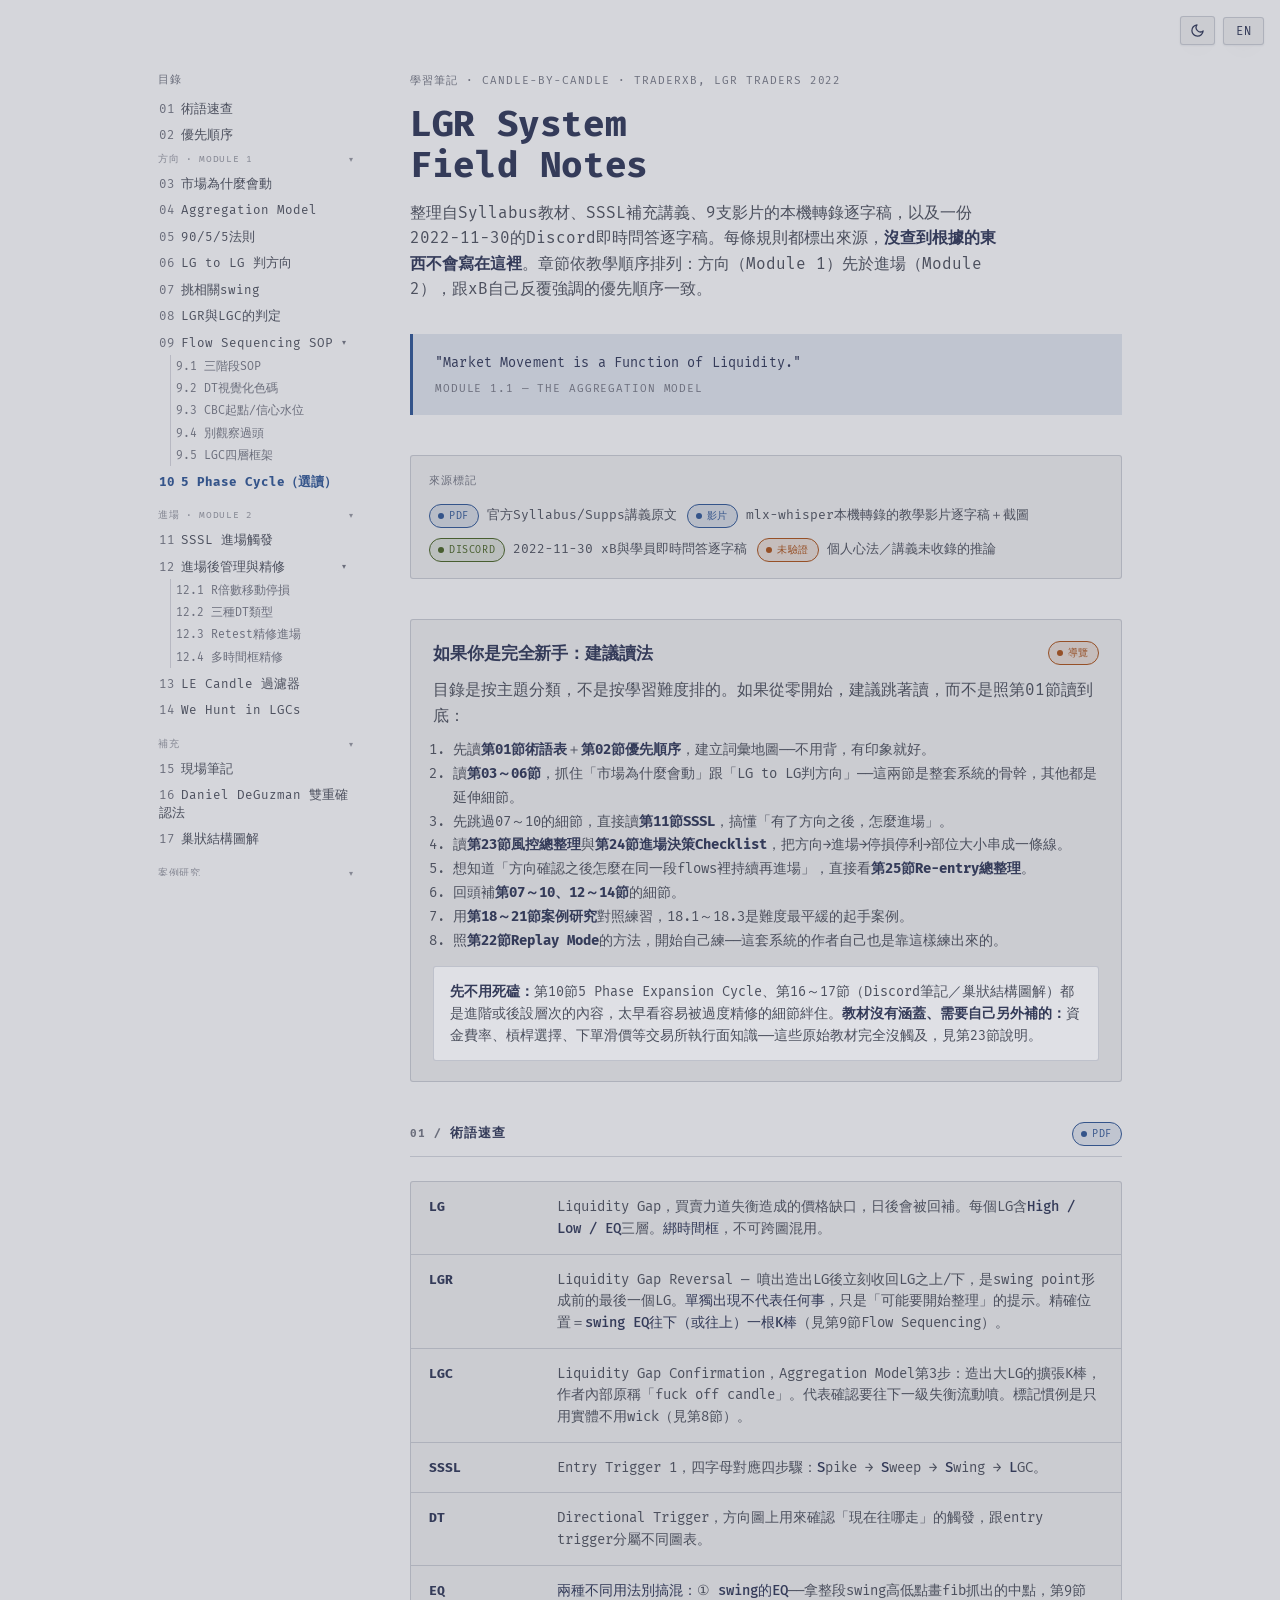
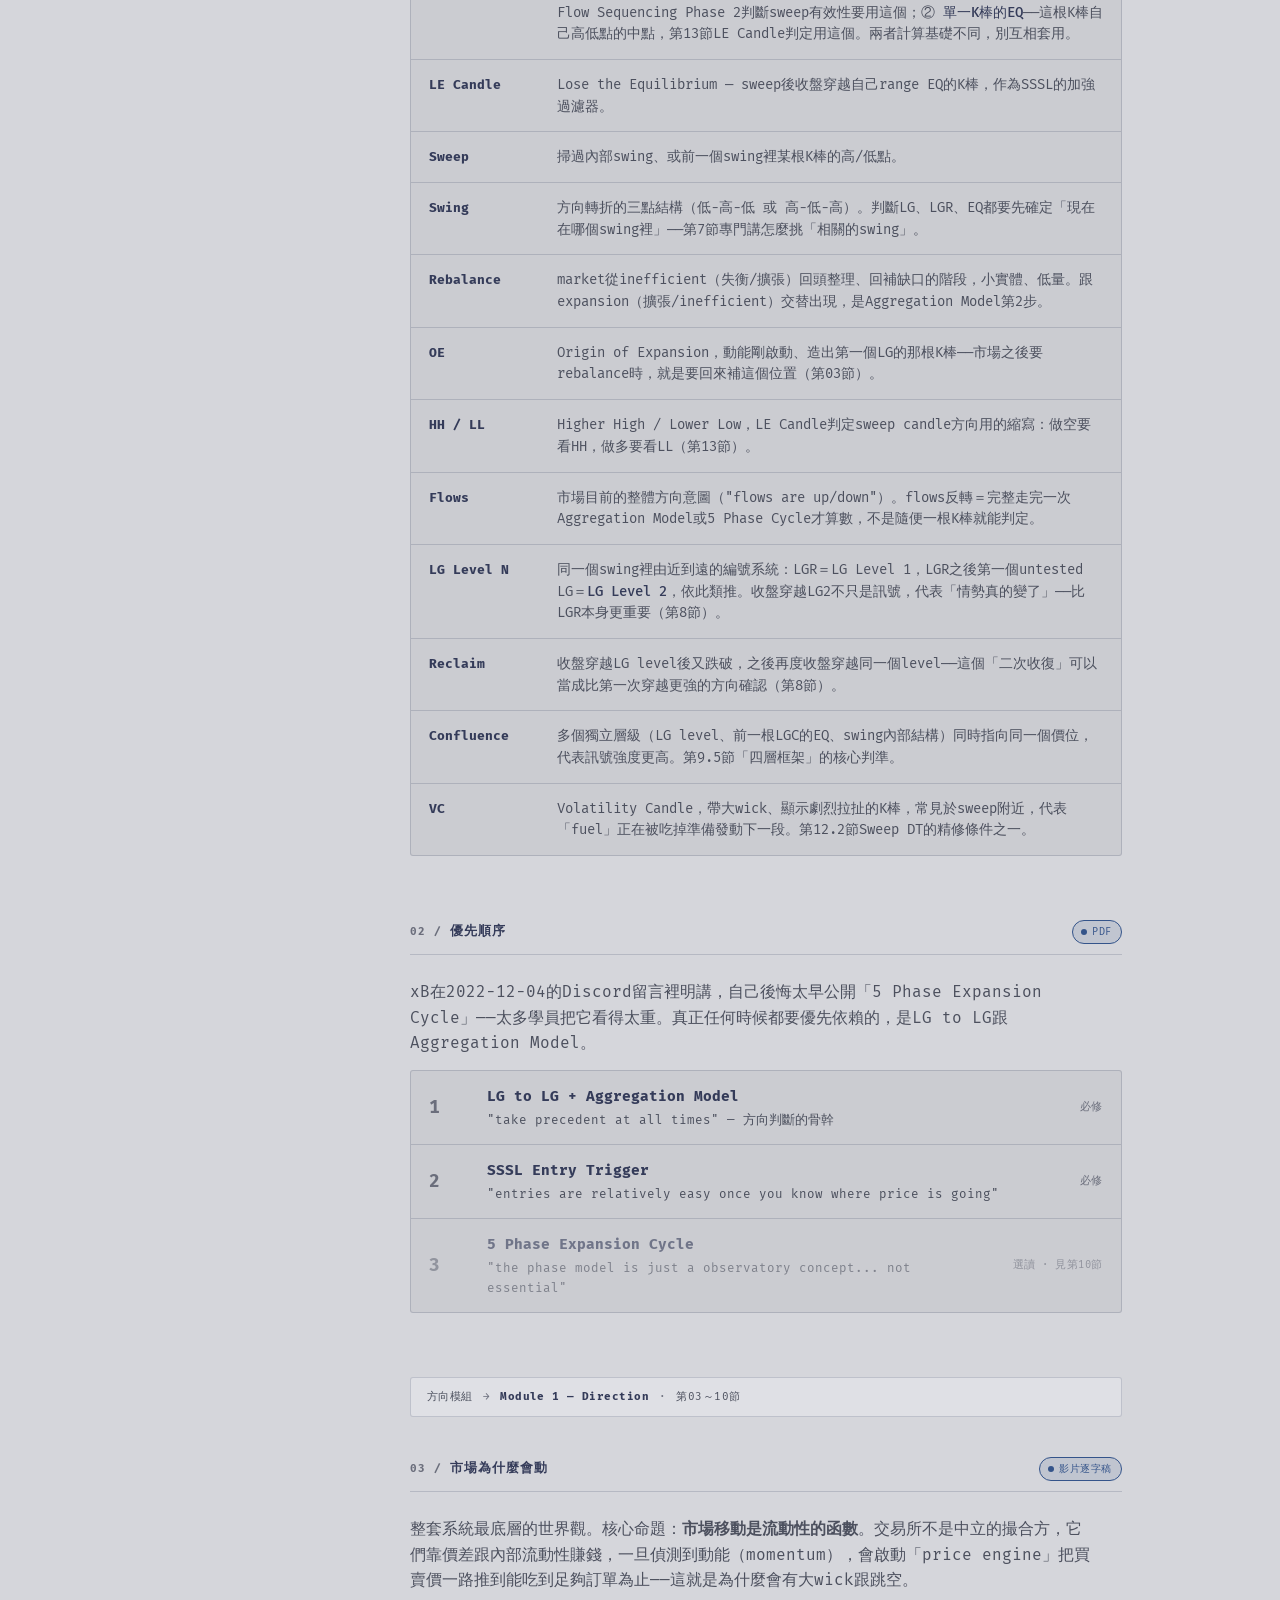
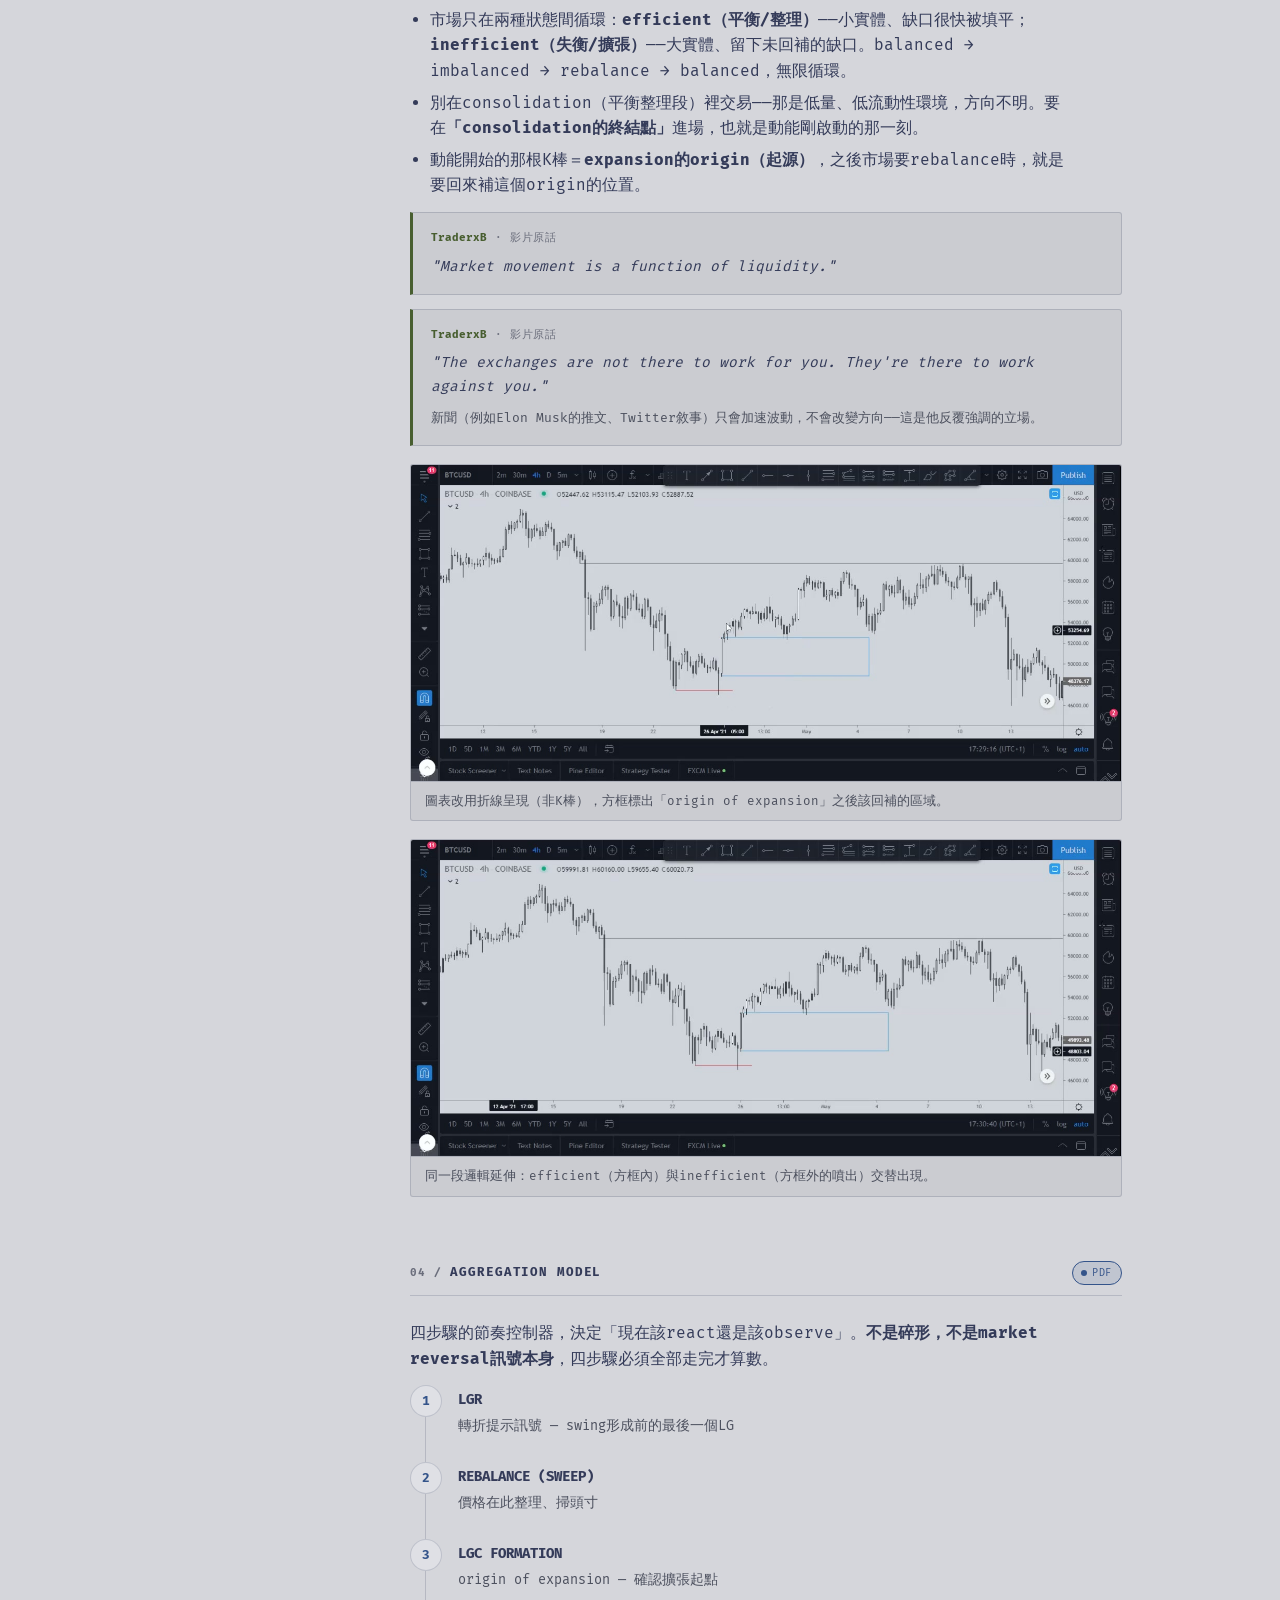
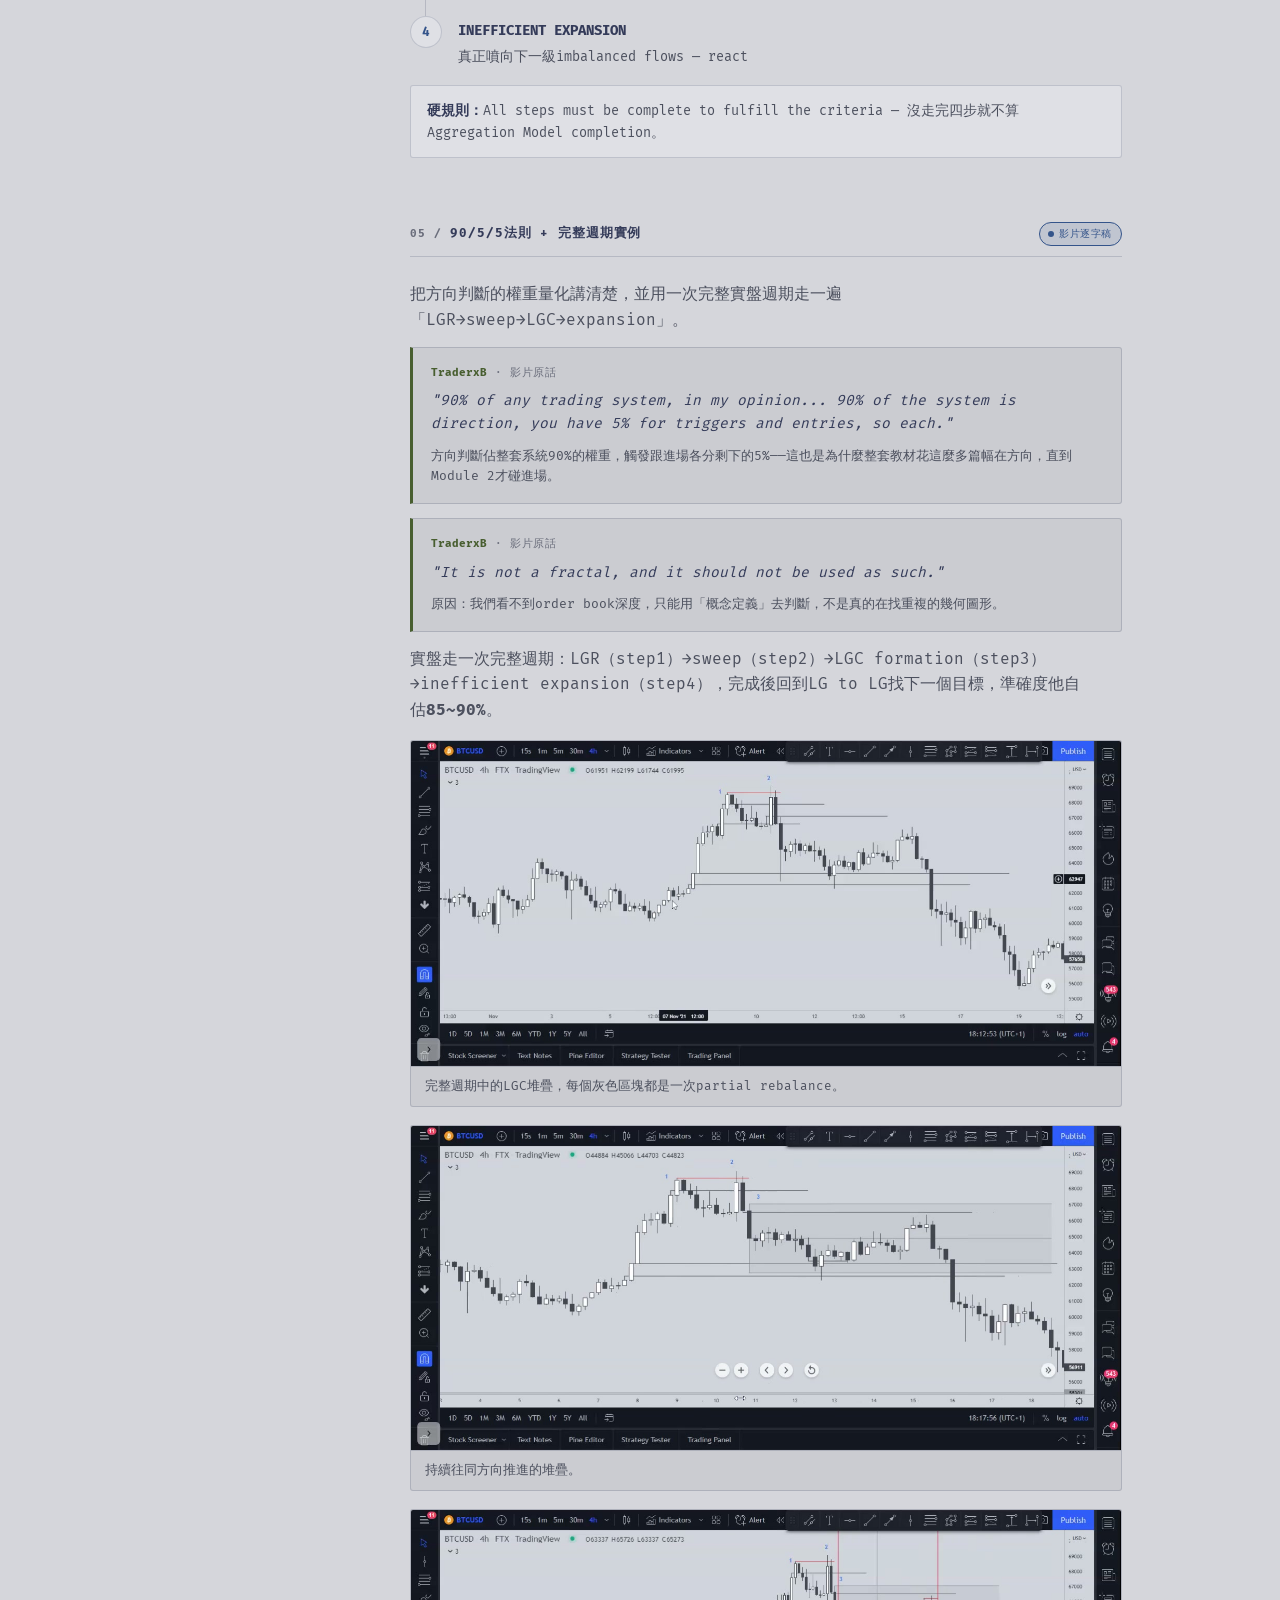
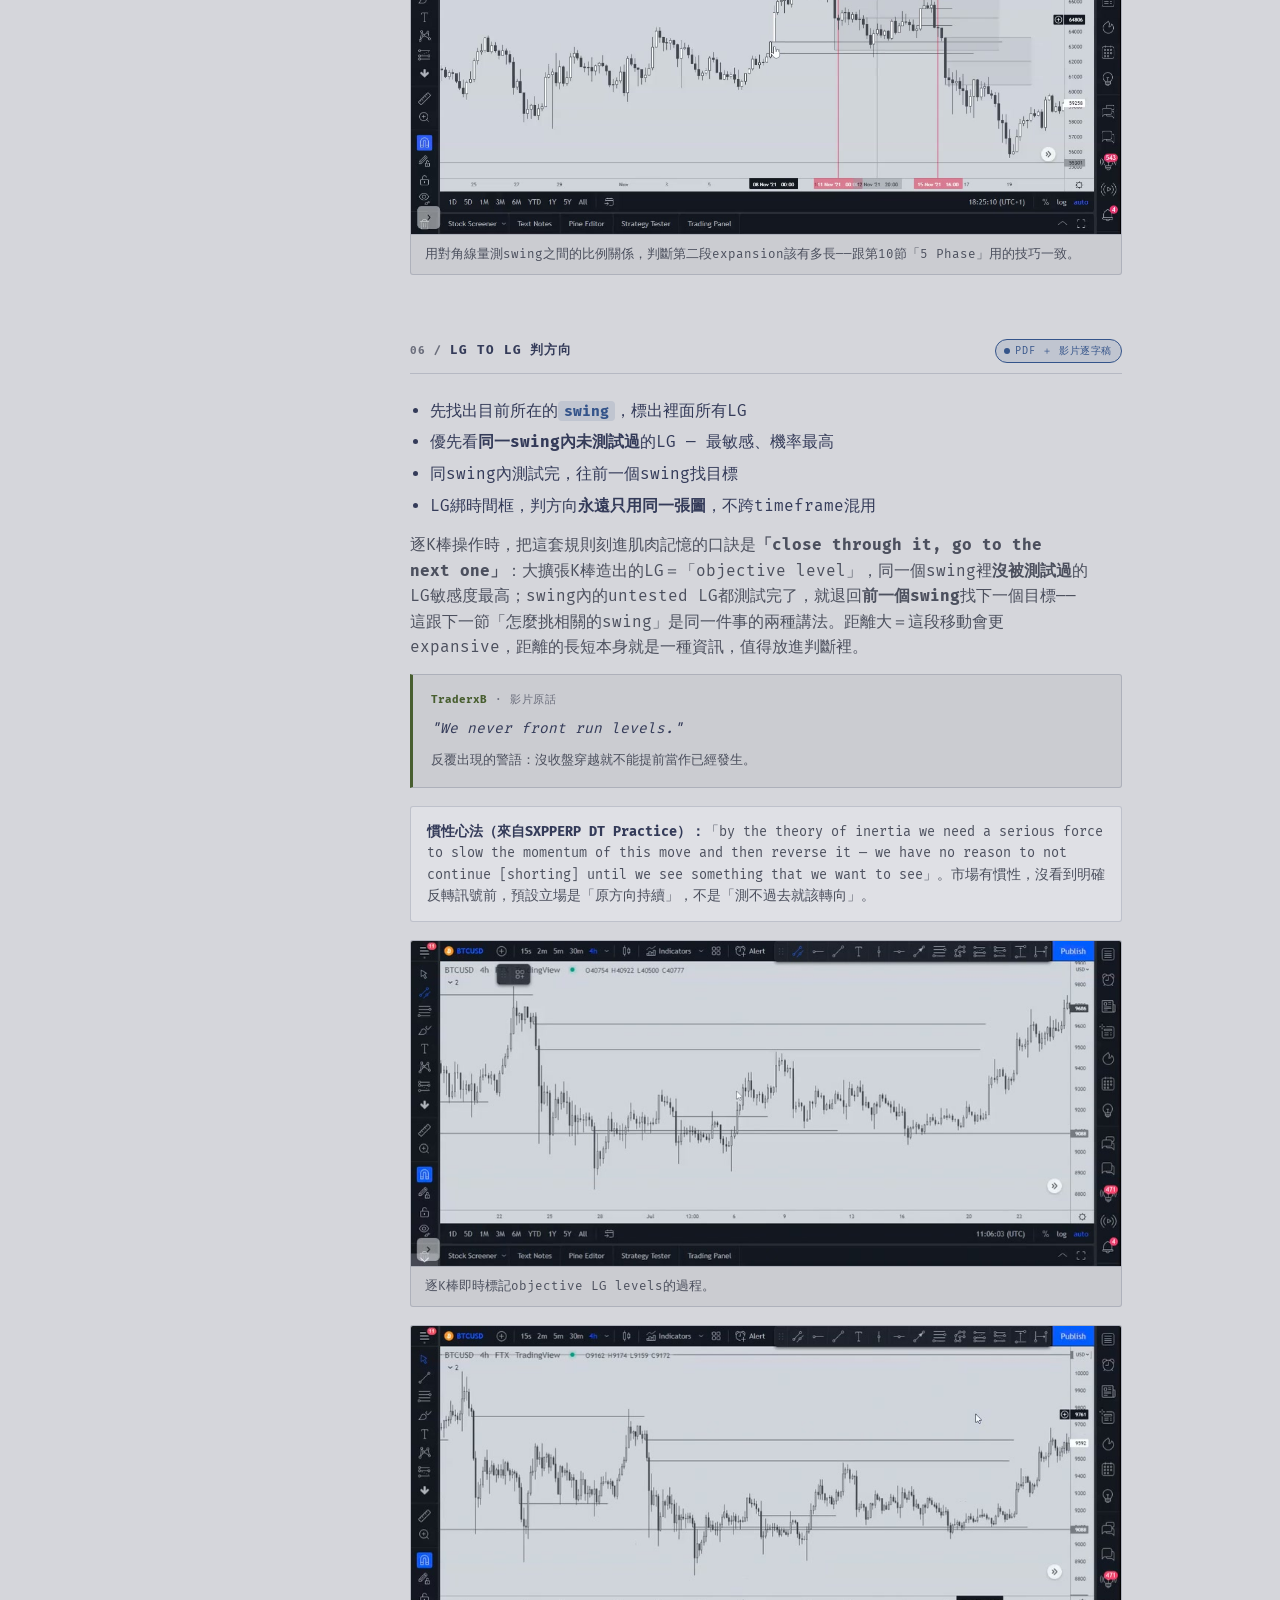
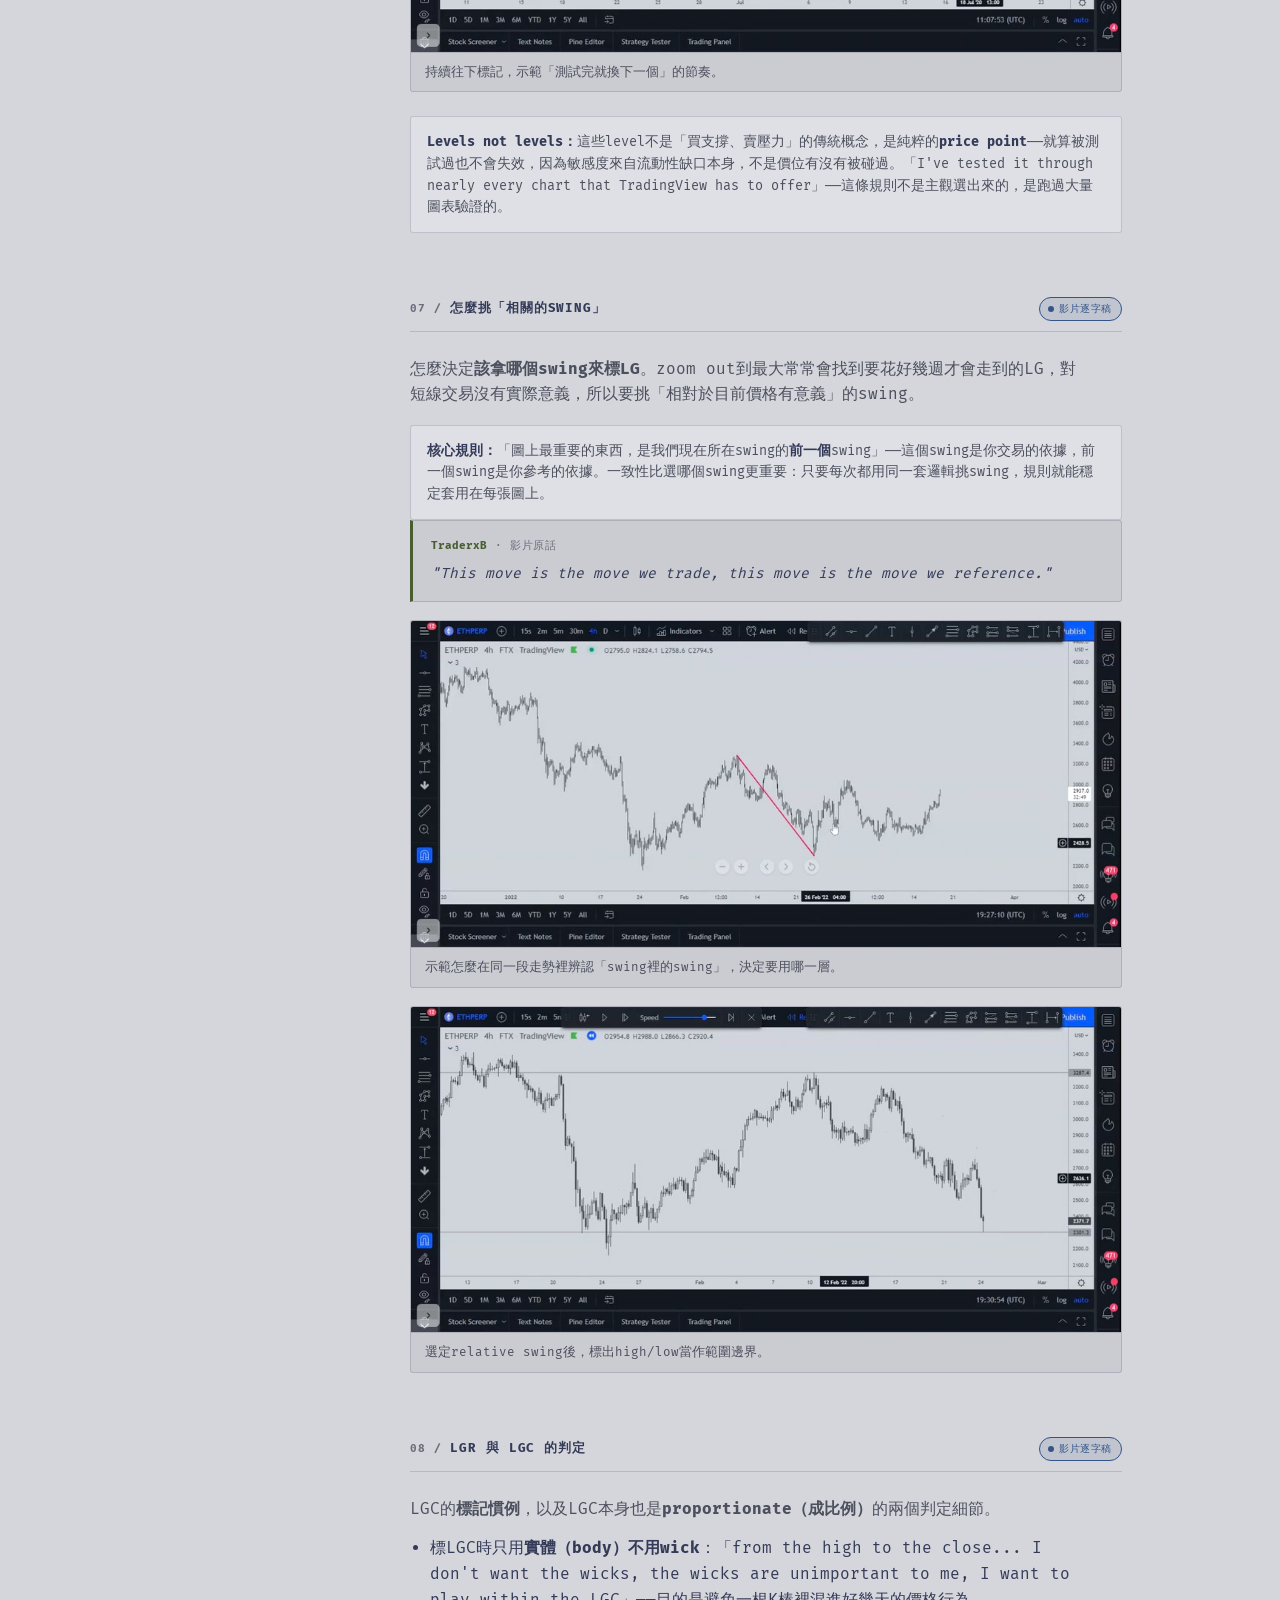
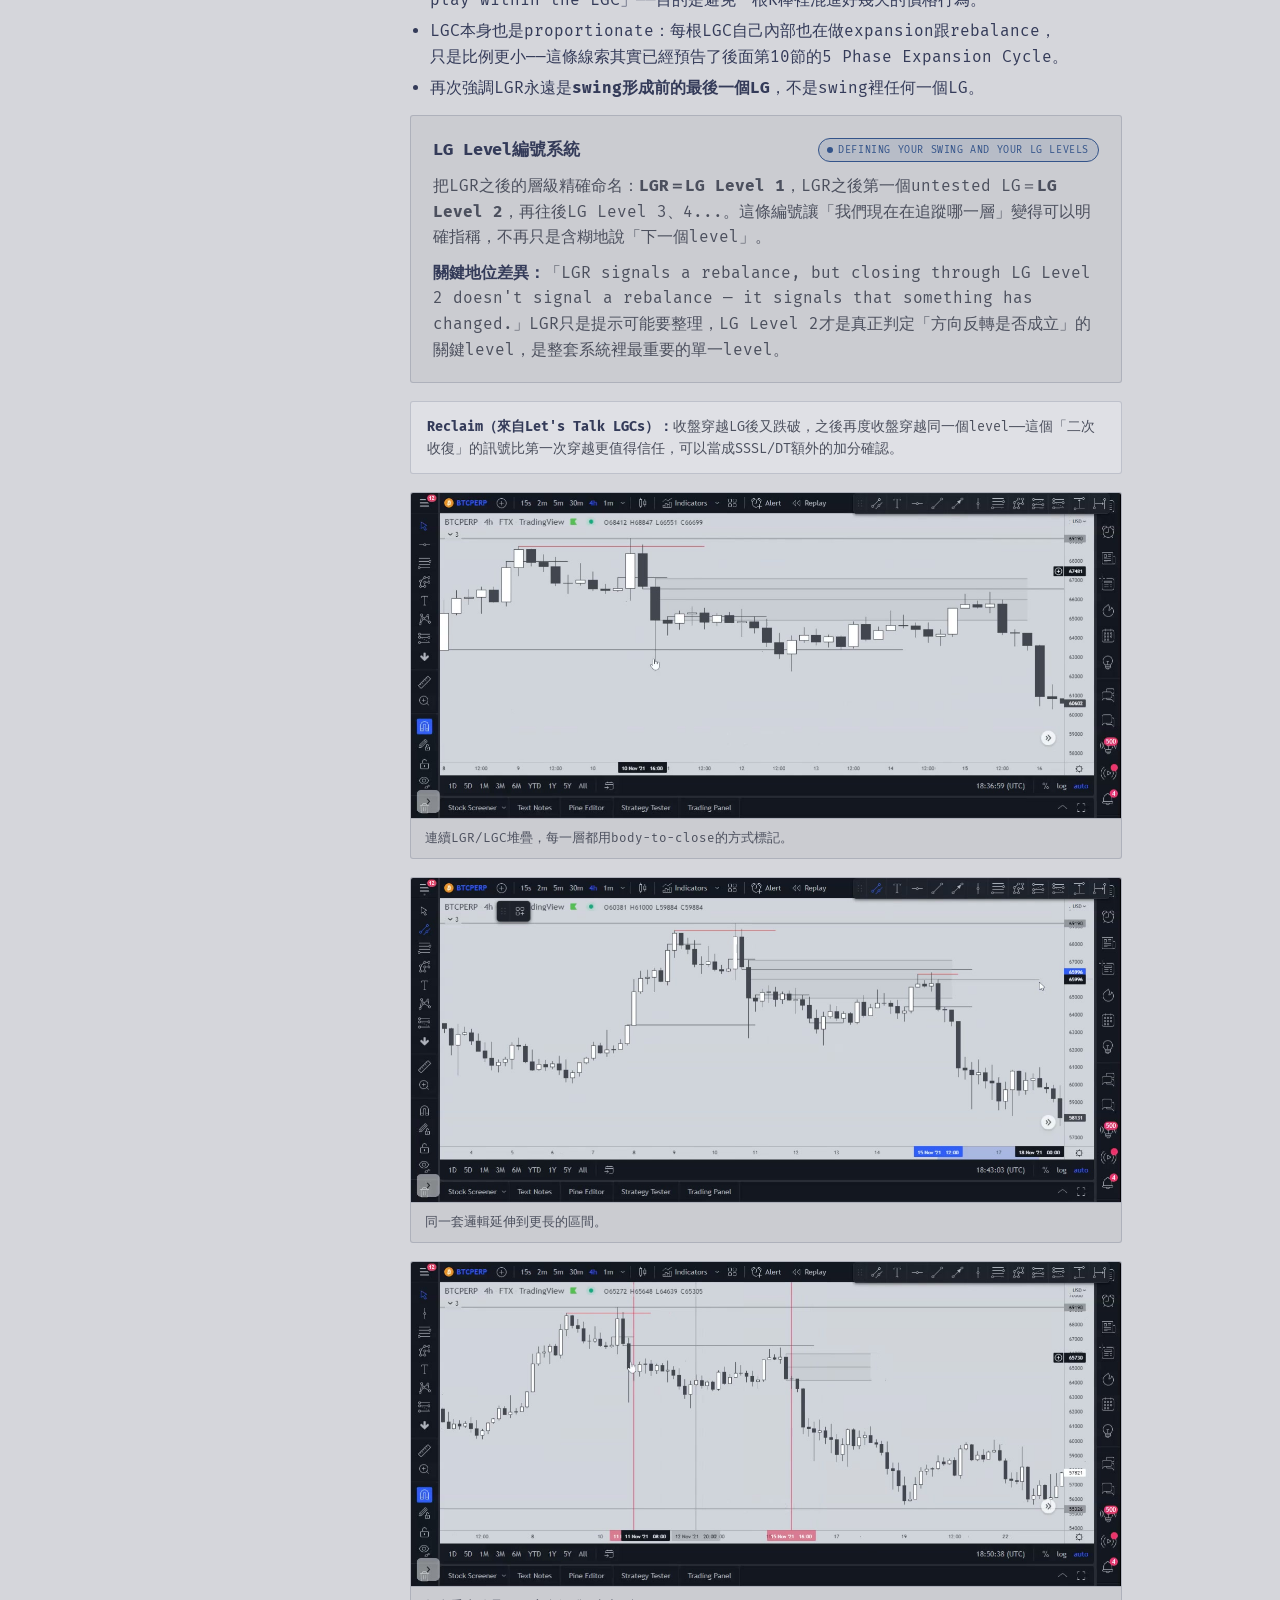
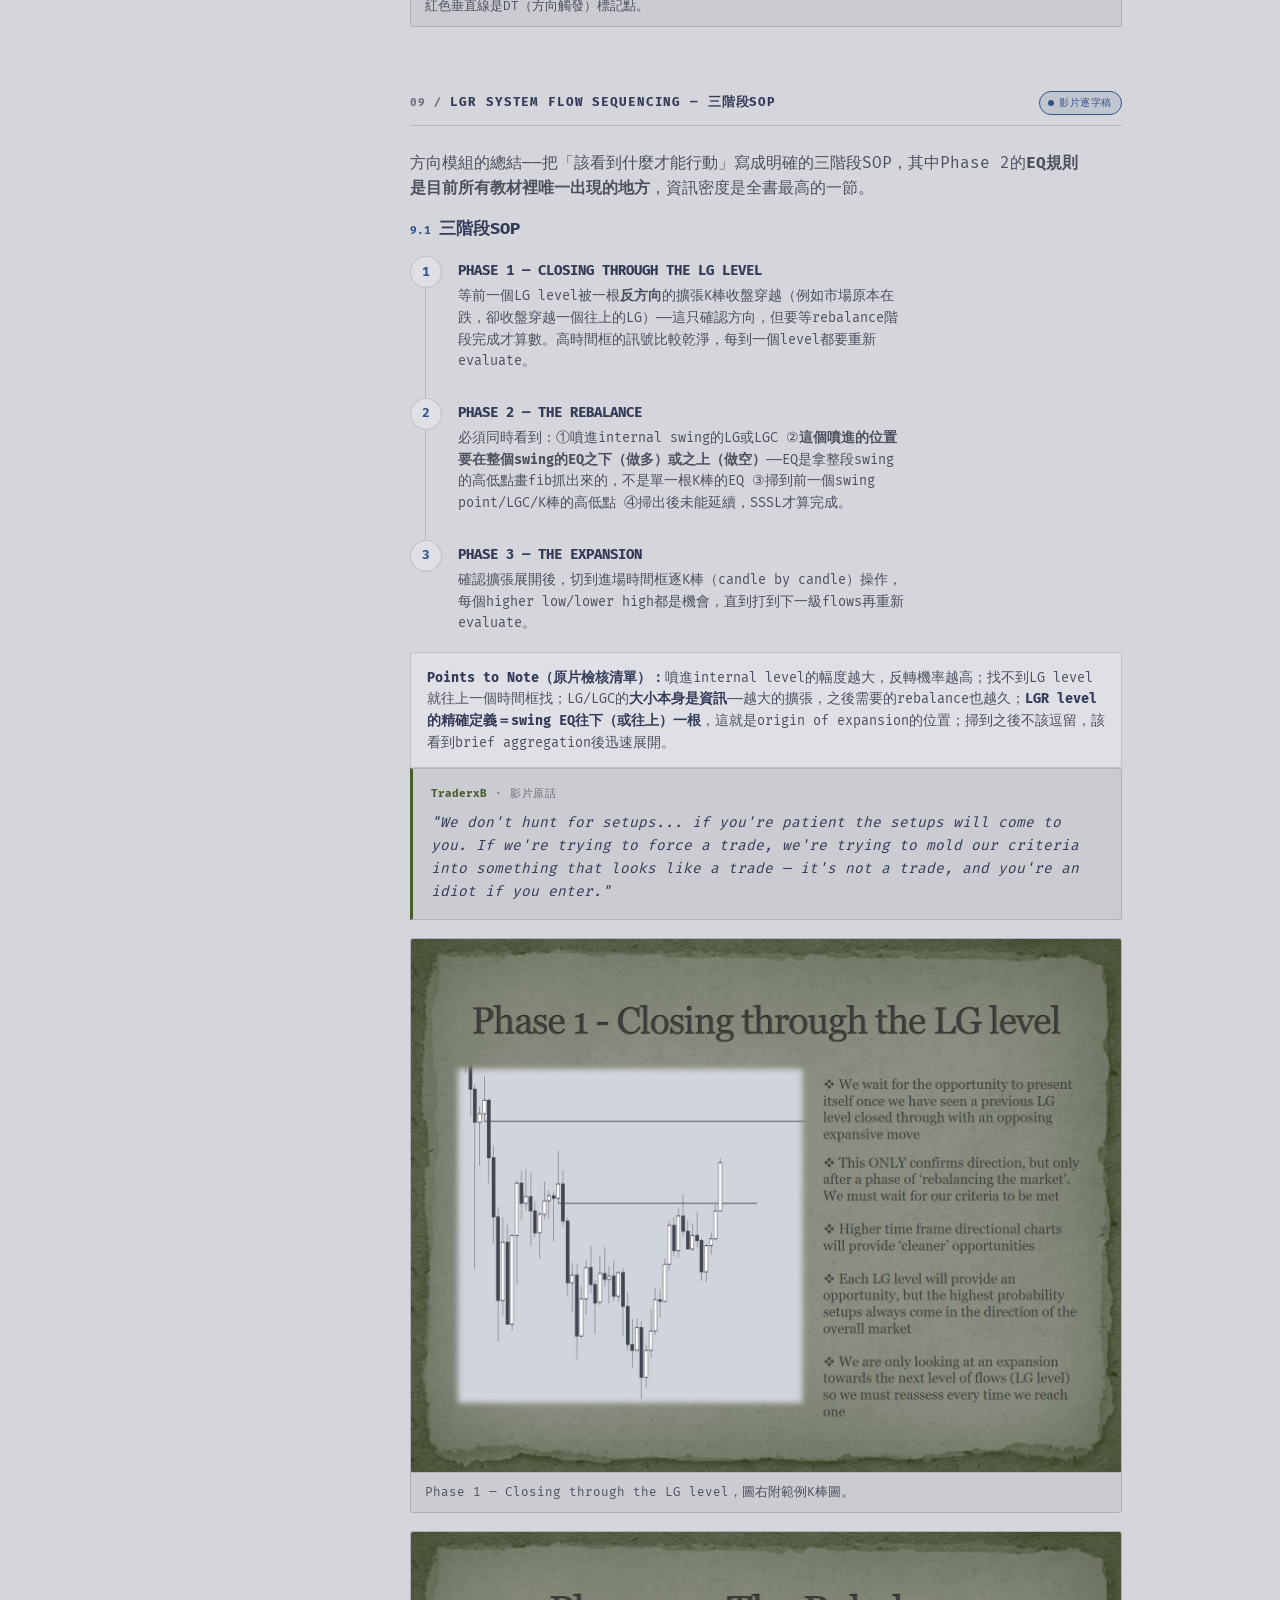
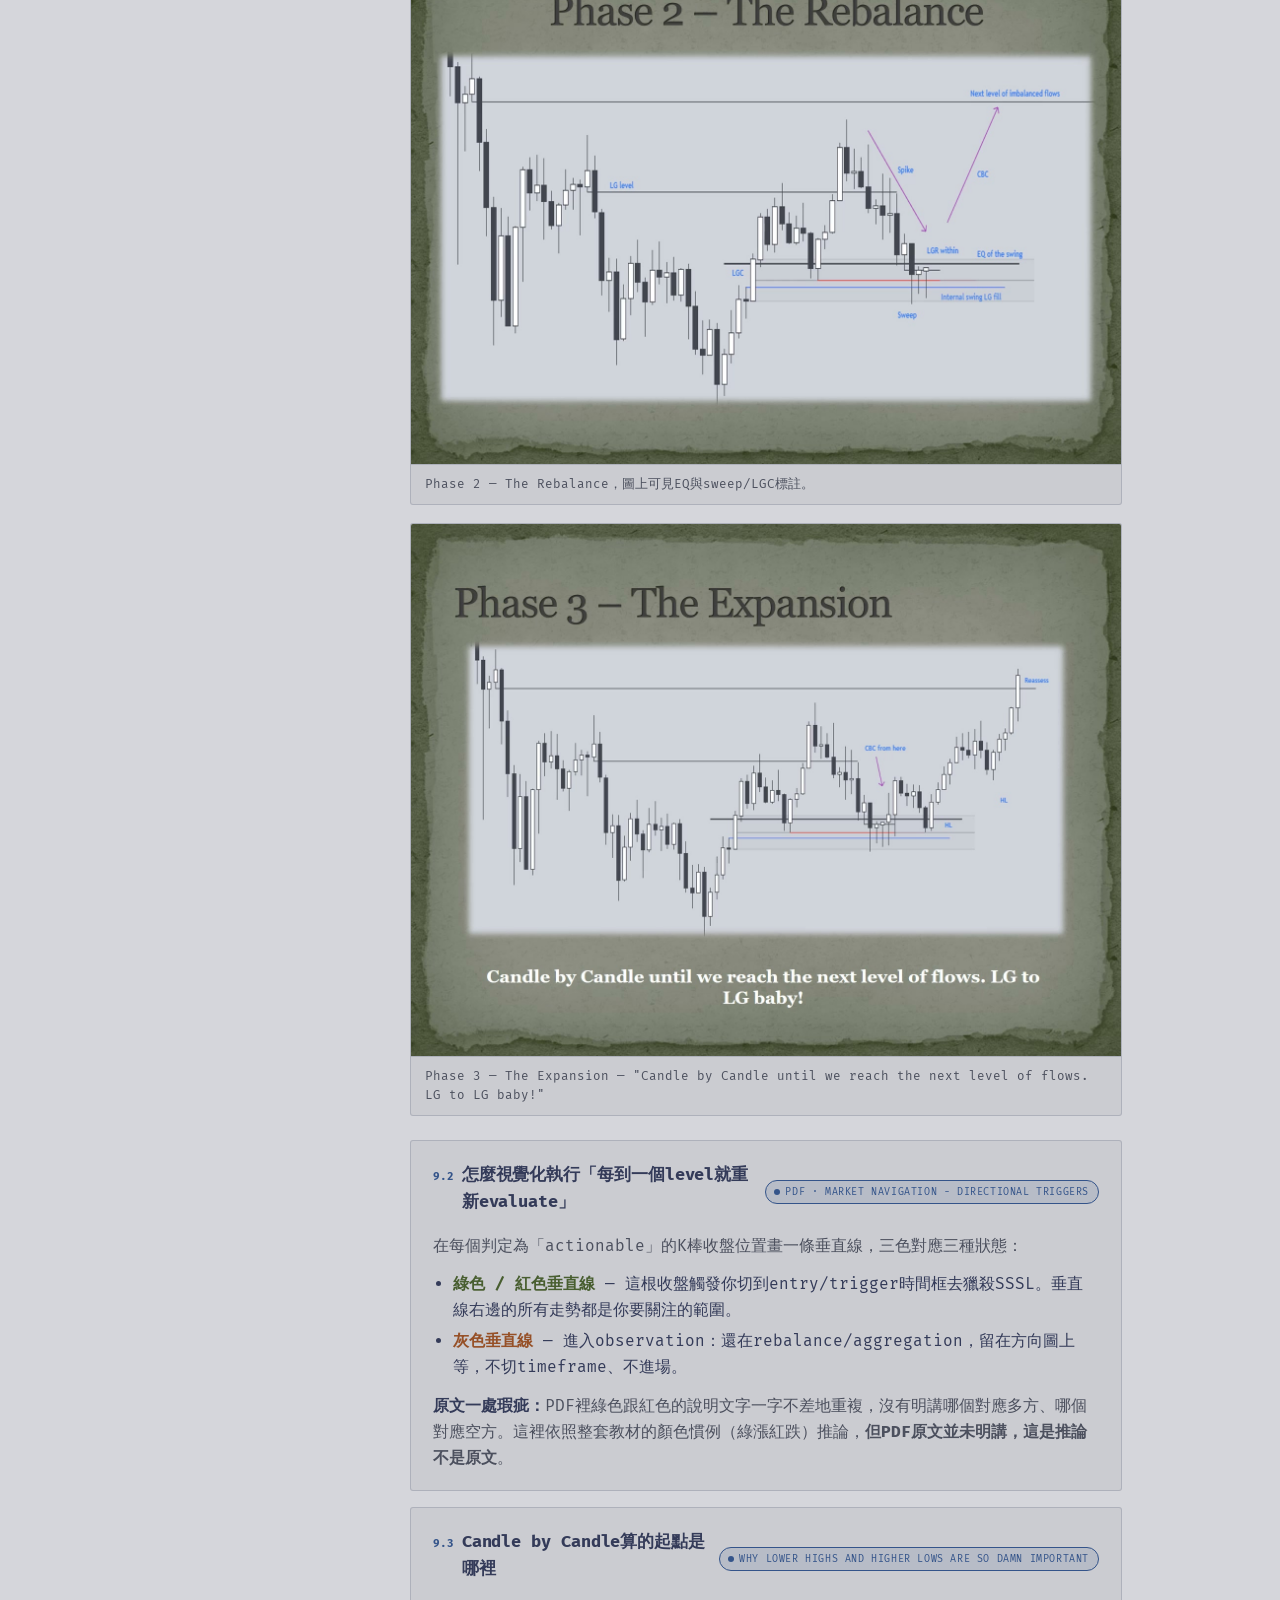
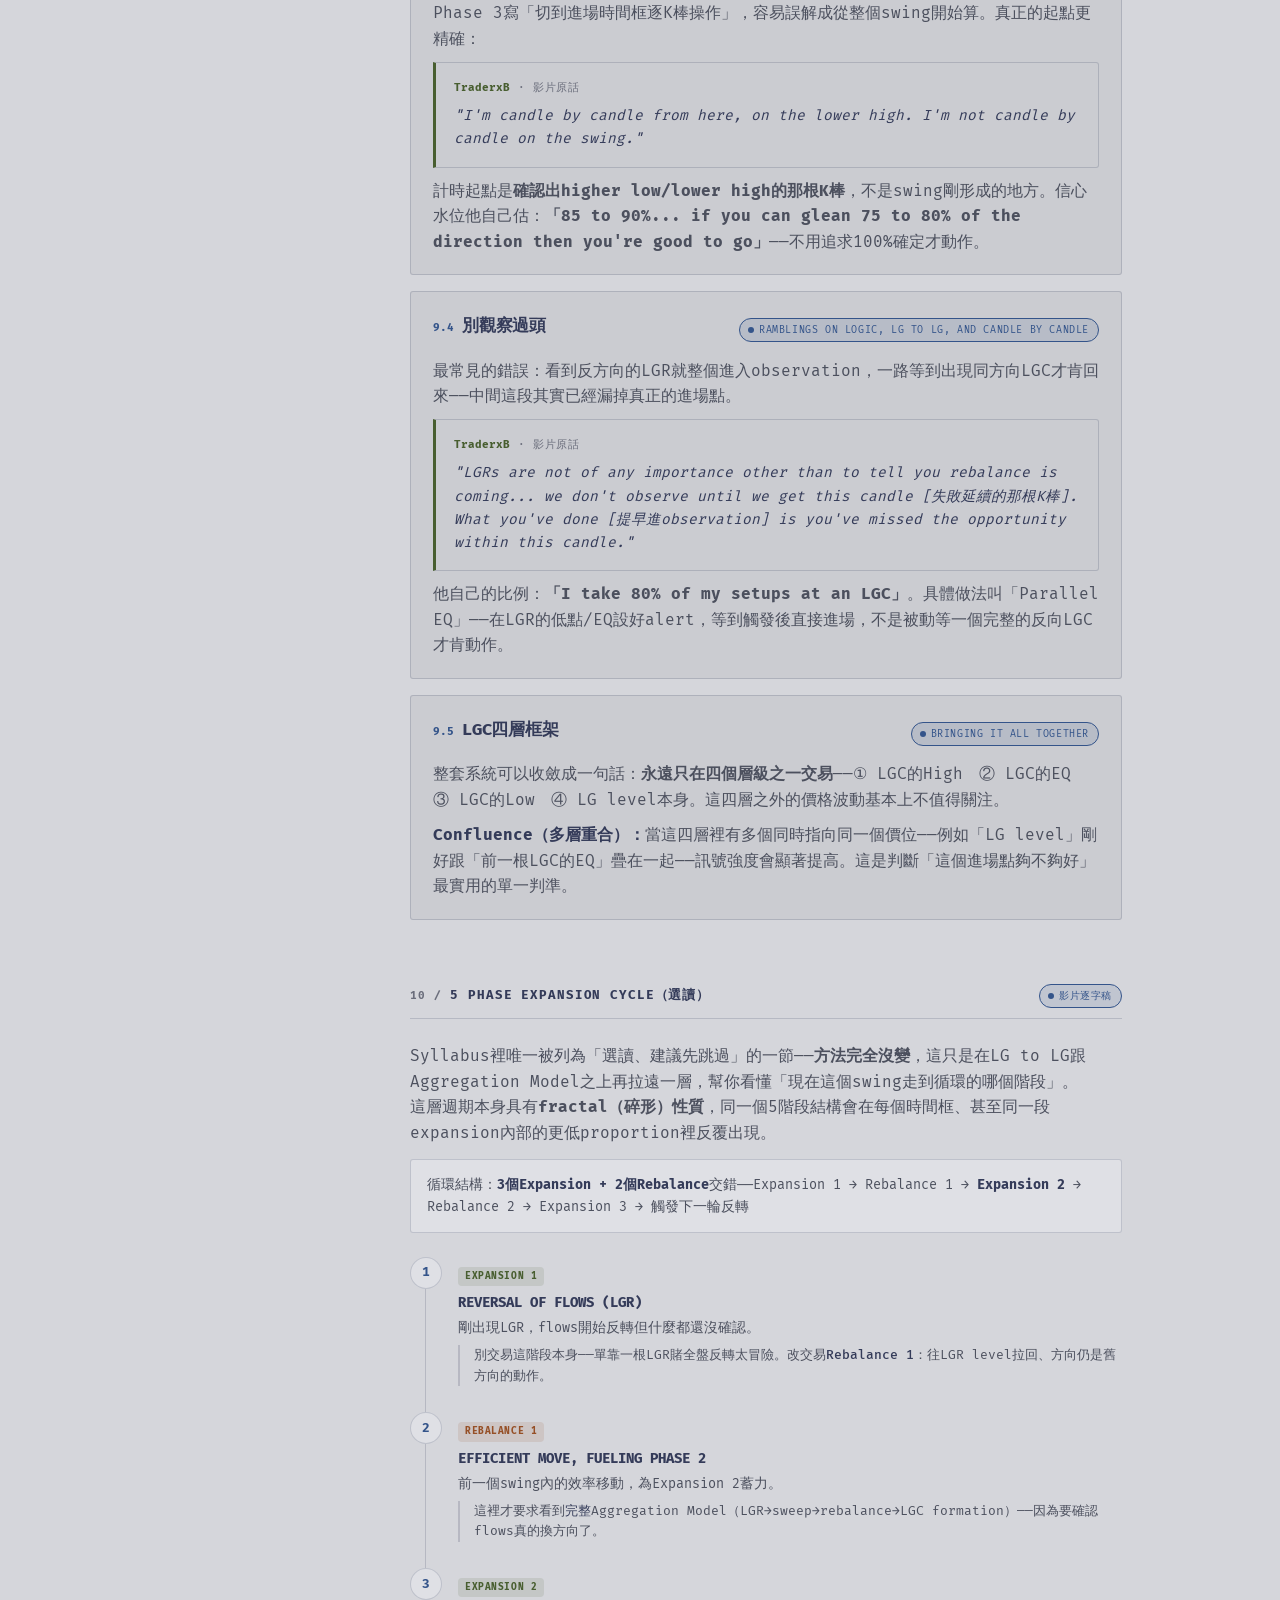
<file: static/lgr-notes/index.html>
<!doctype html>
<html lang="zh-Hant">
<head>
<meta charset="utf-8">
<meta name="viewport" content="width=device-width, initial-scale=1">
<meta name="robots" content="noindex, nofollow">
<title>LGR Field Notes</title>
<style>
  @import url('https://fonts.googleapis.com/css2?family=Fira+Mono:wght@400;500;700&display=swap');

  /* Palette matched to kuoforit.github.io (risotto theme, tokyo-night-light) */
  :root{
    --ground:      #D5D6DB;   /* base00 — page bg */
    --surface:     #CBCCD1;   /* base01 — off-bg, content surface */
    --surface-2:   #DFE0E5;   /* base02 — inner-bg, code/quote surface */
    --line:        #343B5930;   /* fg at low alpha — soft hairline, blog has no hard borders */
    --ink:         #343B59;   /* base05 — fg */
    --ink-soft:    #4C505E;   /* base04 — off-fg */
    --ink-faint:   #6B6E7C;   /* between base03/base04, for faint labels */

    --level:       #34548A;   /* base0D — link blue: structural (LG / EQ / rule) */
    --level-soft:  #34548A22;
    --confirm:     #485E30;   /* base0B — logo green: verified in source */
    --confirm-soft:#485E301e;
    --pending:     #965027;   /* base09 — unverified / personal method */
    --pending-soft:#96502720;
    --reaction:    #8C4351;   /* base0F — failure / invalidation examples */
    --reaction-soft:#8C43511c;

    --shadow: 0 1px 2px rgba(52,59,89,.08), 0 8px 24px -12px rgba(52,59,89,.16);
  }

  /* Dark variant — same role, tuned to Tokyo Night's dark hues rather than the
     risotto theme's base16 file (whose base09/0A/0C remap breaks the pending/level
     color coding on this page) */
  @media (prefers-color-scheme: dark){
    :root:not([data-theme="light"]){
      --ground:      #1A1B26;
      --surface:     #212330;
      --surface-2:   #2B2E42;
      --line:        #A9B1D630;
      --ink:         #C0CAF5;
      --ink-soft:    #9AA5CE;
      --ink-faint:   #7982B0;

      --level:       #7AA2F7;
      --level-soft:  #7AA2F724;
      --confirm:     #9ECE6A;
      --confirm-soft:#9ECE6A20;
      --pending:     #E0AF68;
      --pending-soft:#E0AF6822;
      --reaction:    #F7768E;
      --reaction-soft:#F7768E1e;

      --shadow: 0 1px 2px rgba(0,0,0,.4), 0 8px 24px -12px rgba(0,0,0,.55);
      color-scheme: dark;
    }
  }
  :root[data-theme="dark"]{
    --ground:      #1A1B26;
    --surface:     #212330;
    --surface-2:   #2B2E42;
    --line:        #A9B1D630;
    --ink:         #C0CAF5;
    --ink-soft:    #9AA5CE;
    --ink-faint:   #7982B0;

    --level:       #7AA2F7;
    --level-soft:  #7AA2F724;
    --confirm:     #9ECE6A;
    --confirm-soft:#9ECE6A20;
    --pending:     #E0AF68;
    --pending-soft:#E0AF6822;
    --reaction:    #F7768E;
    --reaction-soft:#F7768E1e;

    --shadow: 0 1px 2px rgba(0,0,0,.4), 0 8px 24px -12px rgba(0,0,0,.55);
    color-scheme: dark;
  }

  *{box-sizing:border-box;}
  html{ scroll-behavior:smooth; }
  @media (prefers-reduced-motion: reduce){ html{ scroll-behavior:auto; } }
  body{
    margin:0;
    background:var(--ground);
    color:var(--ink);
    font-family:'Fira Mono', ui-monospace, SFMono-Regular, Menlo, monospace;
    font-size:16px;
    line-height:1.6;
    -webkit-font-smoothing:antialiased;
  }
  .mono{ font-family:'Fira Mono', ui-monospace, SFMono-Regular, Menlo, monospace; }

  .layout{
    display:grid;
    grid-template-columns:196px minmax(0,760px);
    gap:56px;
    max-width:1012px;
    margin:0 auto;
    padding:72px 24px 120px;
    align-items:start;
  }
  .wrap{ min-width:0; }

  .toc{
    position:sticky;
    top:48px;
    display:flex;
    flex-direction:column;
    gap:1px;
    max-height:calc(100vh - 96px);
    overflow-y:auto;
  }
  .toc-title{
    font-family:'Fira Mono', monospace;
    font-size:10.5px;
    text-transform:uppercase;
    letter-spacing:.08em;
    color:var(--ink-faint);
    margin-bottom:6px;
  }
  .toc-group-toggle{
    display:flex;
    align-items:center;
    justify-content:space-between;
    width:100%;
    background:none;
    border:none;
    padding:0;
    margin:14px 0 4px;
    font-family:'Fira Mono', monospace;
    font-size:9.5px;
    text-transform:uppercase;
    letter-spacing:.07em;
    color:var(--ink-faint);
    opacity:.75;
    cursor:pointer;
    -webkit-tap-highlight-color:transparent;
  }
  .toc-group-toggle:hover{ opacity:1; color:var(--ink-soft); }
  .toc-group-toggle:first-of-type{ margin-top:4px; }
  .toc-group-toggle .chev{
    font-size:8px;
    transition:transform .15s ease;
    flex:0 0 auto;
    margin-left:6px;
  }
  .toc-group-toggle[aria-expanded="false"] .chev{ transform:rotate(-90deg); }
  .toc-group-body{ display:flex; flex-direction:column; gap:1px; flex-shrink:0; }
  .toc a{
    display:block;
    padding:4px 0 4px 12px;
    margin-left:-13px;
    border-left:2px solid transparent;
    font-size:12.5px;
    line-height:1.4;
    color:var(--ink-soft);
    text-decoration:none;
  }
  .toc a:hover{ color:var(--ink); }
  .toc a.active{ color:var(--level); border-left-color:var(--level); font-weight:600; }
  .toc .num{
    font-family:'Fira Mono', monospace;
    color:var(--ink-faint);
    margin-right:6px;
  }
  .toc a.active .num{ color:var(--level); }
  .toc-item-wrap{ display:flex; flex-direction:column; }
  .toc-item-row{ display:flex; align-items:center; }
  .toc-item-row a{ flex:1; min-width:0; }
  .toc-sub-toggle{
    flex:0 0 auto;
    background:none;
    border:none;
    padding:4px 8px;
    margin:0;
    color:var(--ink-faint);
    cursor:pointer;
    font-size:8px;
    line-height:1;
    transition:transform .15s ease;
    -webkit-tap-highlight-color:transparent;
  }
  .toc-sub-toggle:hover{ color:var(--ink-soft); }
  .toc-sub-toggle[aria-expanded="false"]{ transform:rotate(-90deg); }
  .toc-sub{ flex-shrink:0; }

  .lang-doc{ display:contents; }
  .lang-doc[hidden]{ display:none !important; }

  .toolbar{
    position:fixed;
    top:16px;
    right:16px;
    z-index:50;
    display:inline-flex;
    align-items:center;
    gap:8px;
  }
  .hud-btn{
    display:inline-flex;
    align-items:center;
    justify-content:center;
    gap:6px;
    padding:6px 12px;
    border-radius:3px;
    border:1px solid var(--line);
    background:var(--surface);
    color:var(--ink);
    font-family:'Fira Mono', ui-monospace, monospace;
    font-size:12px;
    letter-spacing:.04em;
    cursor:pointer;
    box-shadow:var(--shadow);
  }
  .hud-btn:hover{ color:var(--level); border-color:var(--level); }
  #theme-toggle{ padding:6px 9px; line-height:0; }
  #theme-toggle svg{ display:block; }
  @media (max-width:560px){
    .toolbar{ top:8px; right:8px; gap:6px; }
    .hud-btn{ padding:5px 10px; font-size:11px; }
    #theme-toggle{ padding:5px 8px; }
  }

  @media (max-width:900px){
    .layout{ grid-template-columns:1fr; padding-top:48px; }
    .toc{ display:none; }
  }

  section{ scroll-margin-top:24px; }

  /* ---------- header ---------- */
  .eyebrow{
    font-family:'Fira Mono', monospace;
    font-size:11px;
    letter-spacing:.09em;
    text-transform:uppercase;
    color:var(--ink-faint);
    margin:0 0 14px;
  }
  h1{
    font-size:36px;
    font-weight:700;
    letter-spacing:-0.01em;
    line-height:1.14;
    margin:0 0 14px;
    text-wrap:balance;
  }
  .lede{
    color:var(--ink-soft);
    font-size:16px;
    line-height:1.6;
    max-width:60ch;
    margin:0 0 8px;
  }
  .lede b{ color:var(--ink); font-weight:600; }

  .epigraph{
    margin:32px 0 40px;
    padding:18px 22px;
    border-left:3px solid var(--level);
    background:var(--level-soft);
    font-family:'Fira Mono', monospace;
    font-size:13.5px;
    letter-spacing:.01em;
    color:var(--ink);
  }
  .epigraph span{ display:block; margin-top:6px; color:var(--ink-faint); font-size:11px; text-transform:uppercase; letter-spacing:.08em; }

  /* ---------- legend ---------- */
  .legend{
    display:flex;
    flex-wrap:wrap;
    gap:10px;
    padding:16px 18px;
    border:1px solid var(--line);
    border-radius:3px;
    background:var(--surface);
    margin-bottom:40px;
  }
  .legend-title{
    width:100%;
    font-family:'Fira Mono', monospace;
    font-size:11px;
    text-transform:uppercase;
    letter-spacing:.08em;
    color:var(--ink-faint);
    margin-bottom:4px;
  }
  .legend-item{ display:flex; align-items:center; gap:8px; font-size:13px; color:var(--ink-soft); }

  .module-band{
    display:flex;
    align-items:center;
    gap:10px;
    margin:0 0 40px;
    padding:10px 16px;
    border-radius:3px;
    background:var(--surface-2);
    border:1px solid var(--line);
    font-family:'Fira Mono', monospace;
    font-size:11px;
    letter-spacing:.04em;
    color:var(--ink-soft);
    flex-wrap:wrap;
  }
  .module-band b{ color:var(--ink); }
  .module-band .arrow{ color:var(--ink-faint); }

  .pill{
    display:inline-flex;
    align-items:center;
    gap:5px;
    font-family:'Fira Mono', monospace;
    font-size:10px;
    letter-spacing:.06em;
    text-transform:uppercase;
    padding:3px 9px 3px 8px;
    border-radius:999px;
    border:1px solid currentColor;
    white-space:nowrap;
    flex:0 0 auto;
  }
  .pill::before{ content:""; width:6px; height:6px; border-radius:50%; background:currentColor; flex:0 0 auto; }
  .pill.pdf{     color:var(--level);    background:var(--level-soft); }
  .pill.video{   color:var(--level);    background:var(--level-soft); }
  .pill.discord{ color:var(--confirm);  background:var(--confirm-soft); }
  .pill.unverified{ color:var(--pending); background:var(--pending-soft); }

  .tag-mini{
    display:inline-block;
    font-family:'Fira Mono', monospace;
    font-size:9.5px;
    font-weight:600;
    letter-spacing:.06em;
    text-transform:uppercase;
    padding:2px 7px;
    border-radius:4px;
    margin-bottom:6px;
  }
  .tag-mini.expansion{ color:var(--confirm); background:var(--confirm-soft); }
  .tag-mini.rebalance{ color:var(--pending); background:var(--pending-soft); }

  .step-trade{
    margin-top:6px;
    padding-left:14px;
    border-left:2px solid var(--line);
    font-size:13px;
    color:var(--ink-soft);
  }
  .step-trade b{ color:var(--ink); font-weight:500; }

  .figure{
    margin:18px 0;
    border:1px solid var(--line);
    border-radius:3px;
    overflow:hidden;
    background:var(--surface);
  }
  .figure img{ display:block; width:100%; height:auto; }
  .figure-cap{
    padding:10px 14px;
    font-size:12.5px;
    color:var(--ink-soft);
    border-top:1px solid var(--line);
    line-height:1.5;
  }
  .figure-cap b{ color:var(--ink); font-weight:600; }
  .figure-cap .ts{ font-family:'Fira Mono', monospace; font-size:11px; color:var(--ink-faint); }

  /* ---------- section scaffolding ---------- */
  section{ margin-bottom:64px; }
  .sec-head{
    display:flex;
    align-items:baseline;
    justify-content:space-between;
    gap:16px;
    border-bottom:1px solid var(--line);
    padding-bottom:10px;
    margin-bottom:24px;
  }
  h2{
    font-family:'Fira Mono', monospace;
    font-size:12.5px;
    font-weight:600;
    text-transform:uppercase;
    letter-spacing:.07em;
    color:var(--ink-soft);
    margin:0;
  }
  h2 b{ color:var(--ink); }
  .sec-num{ font-family:'Fira Mono', monospace; font-size:11px; color:var(--ink-faint); }

  h3{ font-size:17px; font-weight:600; margin:0 0 8px; letter-spacing:-.005em; }
  p{ margin:0 0 14px; max-width:68ch; color:var(--ink); }
  p.soft{ color:var(--ink-soft); }
  ul.plain{ margin:0 0 14px; padding-left:20px; }
  ul.plain li{ margin-bottom:6px; max-width:64ch; }

  code.term{
    font-family:'Fira Mono', monospace;
    font-weight:600;
    color:var(--level);
    background:var(--level-soft);
    padding:1px 6px;
    border-radius:4px;
    font-size:.92em;
  }

  /* ---------- glossary ---------- */
  .gloss{
    display:grid;
    grid-template-columns:1fr;
    border:1px solid var(--line);
    border-radius:3px;
    overflow:hidden;
    background:var(--surface);
  }
  .gloss-row{
    display:grid;
    grid-template-columns:112px 1fr;
    gap:16px;
    padding:14px 18px;
    border-bottom:1px solid var(--line);
  }
  .gloss-row:last-child{ border-bottom:none; }
  .gloss-term{
    font-family:'Fira Mono', monospace;
    font-weight:600;
    font-size:13px;
    color:var(--ink);
    padding-top:1px;
  }
  .gloss-def{ font-size:14px; color:var(--ink-soft); line-height:1.55; }
  .gloss-def b{ color:var(--ink); font-weight:500; }

  /* ---------- sequence / timeline ---------- */
  .sequence{ display:flex; flex-direction:column; }
  .step{
    display:grid;
    grid-template-columns:32px 1fr;
    gap:16px;
    position:relative;
    padding-bottom:26px;
  }
  .step:last-child{ padding-bottom:0; }
  .step-num{
    width:32px; height:32px;
    border-radius:50%;
    background:var(--surface-2);
    border:1px solid var(--line);
    display:flex; align-items:center; justify-content:center;
    font-family:'Fira Mono', monospace;
    font-size:13px; font-weight:600;
    color:var(--level);
    position:relative;
    z-index:1;
  }
  .step:not(:last-child)::before{
    content:"";
    position:absolute;
    left:15px; top:32px; bottom:0;
    width:1px;
    background:var(--line);
  }
  .step-body{ padding-top:4px; }
  .step-label{
    font-family:'Fira Mono', monospace;
    font-weight:600;
    font-size:14px;
    color:var(--ink);
    margin-bottom:3px;
  }
  .step-gloss{ font-size:13.5px; color:var(--ink-soft); max-width:56ch; }

  .rule-box{
    margin-top:18px;
    padding:14px 16px;
    background:var(--surface-2);
    border:1px solid var(--line);
    border-radius:3px;
    font-size:13.5px;
    color:var(--ink-soft);
  }
  .rule-box b{ color:var(--ink); }

  /* ---------- cards ---------- */
  .card{
    background:var(--surface);
    border:1px solid var(--line);
    border-radius:3px;
    padding:20px 22px;
    margin-bottom:16px;
  }
  .card:last-child{ margin-bottom:0; }
  .card-head{ display:flex; align-items:center; justify-content:space-between; gap:12px; margin-bottom:10px; }
  .card-head h3{ display:flex; align-items:baseline; gap:8px; }

  .subnum{
    font-family:'Fira Mono', monospace;
    font-size:11px;
    font-weight:600;
    color:var(--level);
    flex:0 0 auto;
  }
  .subhead{
    display:flex;
    align-items:baseline;
    gap:8px;
    margin:8px 0 14px;
    scroll-margin-top:24px;
  }
  .subhead h3{ margin:0; }

  .toc-sub{
    display:flex;
    flex-direction:column;
    margin:0 0 2px 12px;
    border-left:1px solid var(--line);
    padding-left:8px;
  }
  .toc-sub a{ font-size:11.5px; padding:3px 0 3px 8px; color:var(--ink-faint); }
  .toc-sub a:hover{ color:var(--ink-soft); }
  .toc-sub a.active{ color:var(--level); }

  /* ---------- quote / field notes ---------- */
  .quote{
    display:grid;
    grid-template-columns:1fr;
    gap:8px;
    padding:16px 18px;
    background:var(--surface);
    border:1px solid var(--line);
    border-left:3px solid var(--confirm);
    border-radius:0 3px 3px 0;
    margin-bottom:14px;
  }
  .quote:last-child{ margin-bottom:0; }
  .quote-meta{
    display:flex; align-items:center; gap:8px;
    font-family:'Fira Mono', monospace;
    font-size:11px;
    color:var(--ink-faint);
    text-transform:uppercase;
    letter-spacing:.05em;
  }
  .quote-meta .who{ color:var(--confirm); font-weight:600; text-transform:none; letter-spacing:0; }
  .quote-text{ font-style:italic; font-size:14.5px; color:var(--ink); line-height:1.6; }
  .quote-note{ font-size:13px; color:var(--ink-soft); font-style:normal; margin-top:2px; }

  /* ---------- priority ladder ---------- */
  .ladder{ display:flex; flex-direction:column; gap:0; border:1px solid var(--line); border-radius:3px; overflow:hidden; background:var(--surface); }
  .rung{ display:grid; grid-template-columns:44px 1fr auto; gap:14px; align-items:center; padding:14px 18px; border-bottom:1px solid var(--line); }
  .rung:last-child{ border-bottom:none; opacity:.6; }
  .rung-rank{ font-family:'Fira Mono', monospace; font-size:18px; font-weight:700; color:var(--ink-faint); }
  .rung-name{ font-weight:600; font-size:14.5px; }
  .rung-desc{ font-size:12.5px; color:var(--ink-soft); margin-top:2px; }
  .rung-tag{ font-family:'Fira Mono', monospace; font-size:10.5px; text-transform:uppercase; letter-spacing:.05em; color:var(--ink-faint); white-space:nowrap; }

  footer{
    margin-top:80px;
    padding-top:24px;
    border-top:1px solid var(--line);
    font-size:12.5px;
    color:var(--ink-faint);
    line-height:1.7;
  }
  footer b{ color:var(--ink-soft); }

  @media (max-width:560px){
    .wrap{ padding:48px 18px 100px; }
    h1{ font-size:28px; }
    .gloss-row{ grid-template-columns:1fr; gap:4px; }
    .rung{ grid-template-columns:32px 1fr; }
    .rung-tag{ grid-column:2; }
  }
</style>
</head>
<body>
<div class="toolbar">
  <button id="theme-toggle" class="hud-btn" type="button" aria-label="切換為深色模式"><svg viewBox="0 0 24 24" width="15" height="15" fill="none" stroke="currentColor" stroke-width="2" stroke-linecap="round" stroke-linejoin="round"><path d="M21 12.79A9 9 0 1 1 11.21 3 7 7 0 0 0 21 12.79z"/></svg></button>
  <button id="lang-toggle" class="hud-btn lang-toggle" type="button" aria-label="Switch to English">EN</button>
</div>
<div id="doc-zh" class="lang-doc">
<div class="layout">

<nav class="toc" aria-label="目錄">
  <div class="toc-title">目錄</div>
  <a href="#s01"><span class="num">01</span>術語速查</a>
  <a href="#s02"><span class="num">02</span>優先順序</a>

  <button class="toc-group-toggle" type="button" aria-expanded="true" aria-controls="tg-direction">
    <span>方向 · Module 1</span><span class="chev">▾</span>
  </button>
  <div class="toc-group-body" id="tg-direction">
    <a href="#s03"><span class="num">03</span>市場為什麼會動</a>
    <a href="#s04"><span class="num">04</span>Aggregation Model</a>
    <a href="#s05"><span class="num">05</span>90/5/5法則</a>
    <a href="#s06"><span class="num">06</span>LG to LG 判方向</a>
    <a href="#s07"><span class="num">07</span>挑相關swing</a>
    <a href="#s08"><span class="num">08</span>LGR與LGC的判定</a>
    <div class="toc-item-wrap">
      <div class="toc-item-row">
        <a href="#s09"><span class="num">09</span>Flow Sequencing SOP</a>
        <button class="toc-sub-toggle" type="button" aria-expanded="true" aria-controls="ts-09" aria-label="展開/收合 09 子項">▾</button>
      </div>
      <div class="toc-sub" id="ts-09">
        <a href="#s09-1">9.1 三階段SOP</a>
        <a href="#s09-2">9.2 DT視覺化色碼</a>
        <a href="#s09-3">9.3 CBC起點/信心水位</a>
        <a href="#s09-4">9.4 別觀察過頭</a>
        <a href="#s09-5">9.5 LGC四層框架</a>
      </div>
    </div>
    <a href="#s10"><span class="num">10</span>5 Phase Cycle（選讀）</a>
  </div>

  <button class="toc-group-toggle" type="button" aria-expanded="true" aria-controls="tg-entry">
    <span>進場 · Module 2</span><span class="chev">▾</span>
  </button>
  <div class="toc-group-body" id="tg-entry">
    <a href="#s11"><span class="num">11</span>SSSL 進場觸發</a>
    <div class="toc-item-wrap">
      <div class="toc-item-row">
        <a href="#s12"><span class="num">12</span>進場後管理與精修</a>
        <button class="toc-sub-toggle" type="button" aria-expanded="true" aria-controls="ts-12" aria-label="展開/收合 12 子項">▾</button>
      </div>
      <div class="toc-sub" id="ts-12">
        <a href="#s12-1">12.1 R倍數移動停損</a>
        <a href="#s12-2">12.2 三種DT類型</a>
        <a href="#s12-3">12.3 Retest精修進場</a>
        <a href="#s12-4">12.4 多時間框精修</a>
      </div>
    </div>
    <a href="#s13"><span class="num">13</span>LE Candle 過濾器</a>
    <a href="#s14"><span class="num">14</span>We Hunt in LGCs</a>
  </div>

  <button class="toc-group-toggle" type="button" aria-expanded="true" aria-controls="tg-meta">
    <span>補充</span><span class="chev">▾</span>
  </button>
  <div class="toc-group-body" id="tg-meta">
    <a href="#s15"><span class="num">15</span>現場筆記</a>
    <a href="#s16"><span class="num">16</span>Daniel DeGuzman 雙重確認法</a>
    <a href="#s17"><span class="num">17</span>巢狀結構圖解</a>
  </div>

  <button class="toc-group-toggle" type="button" aria-expanded="true" aria-controls="tg-cases">
    <span>案例研究</span><span class="chev">▾</span>
  </button>
  <div class="toc-group-body" id="tg-cases">
    <div class="toc-item-wrap">
      <div class="toc-item-row">
        <a href="#s18"><span class="num">18</span>BTC盤面實況</a>
        <button class="toc-sub-toggle" type="button" aria-expanded="true" aria-controls="ts-18" aria-label="展開/收合 18 子項">▾</button>
      </div>
      <div class="toc-sub" id="ts-18">
        <a href="#s18-1">18.1 LG to LG連續推進＋SSSL</a>
        <a href="#s18-2">18.2 Weekly→Daily→4R精修</a>
        <a href="#s18-3">18.3 雙圖表＋坦承主觀判斷</a>
        <a href="#s18-4">18.4 低點進場規則／一天一筆</a>
      </div>
    </div>
    <div class="toc-item-wrap">
      <div class="toc-item-row">
        <a href="#s19"><span class="num">19</span>Flows與風控實測</a>
        <button class="toc-sub-toggle" type="button" aria-expanded="true" aria-controls="ts-19" aria-label="展開/收合 19 子項">▾</button>
      </div>
      <div class="toc-sub" id="ts-19">
        <a href="#s19-1">19.1 90天回測：spike定義</a>
        <a href="#s19-2">19.2 partial vs full rebalance</a>
        <a href="#s19-3">19.3 用wick讀掛單壓力</a>
        <a href="#s19-4">19.4 兩則Q&amp;A澄清</a>
      </div>
    </div>
    <div class="toc-item-wrap">
      <div class="toc-item-row">
        <a href="#s20"><span class="num">20</span>EURUSD與現貨策略</a>
        <button class="toc-sub-toggle" type="button" aria-expanded="true" aria-controls="ts-20" aria-label="展開/收合 20 子項">▾</button>
      </div>
      <div class="toc-sub" id="ts-20">
        <a href="#s20-1">20.1 EURUSD：多時間框對齊</a>
        <a href="#s20-2">20.2 現貨Long-Only＋Reclaim</a>
      </div>
    </div>
    <div class="toc-item-wrap">
      <div class="toc-item-row">
        <a href="#s21"><span class="num">21</span>作業訓練法</a>
        <button class="toc-sub-toggle" type="button" aria-expanded="true" aria-controls="ts-21" aria-label="展開/收合 21 子項">▾</button>
      </div>
      <div class="toc-sub" id="ts-21">
        <a href="#s21-1">21.1 反向工程</a>
        <a href="#s21-2">21.2 正向逐swing訓練</a>
      </div>
    </div>
    <a href="#s22"><span class="num">22</span>Replay Mode刻意練習</a>
  </div>

  <button class="toc-group-toggle" type="button" aria-expanded="true" aria-controls="tg-synthesis">
    <span>總結工具</span><span class="chev">▾</span>
  </button>
  <div class="toc-group-body" id="tg-synthesis">
    <div class="toc-item-wrap">
      <div class="toc-item-row">
        <a href="#s23"><span class="num">23</span>風控總整理</a>
        <button class="toc-sub-toggle" type="button" aria-expanded="true" aria-controls="ts-23" aria-label="展開/收合 23 子項">▾</button>
      </div>
      <div class="toc-sub" id="ts-23">
        <a href="#s23-1">23.1 結構性移動停損</a>
        <a href="#s23-2">23.2 順勢全額／逆勢減半</a>
        <a href="#s23-3">23.3 固定倍數 vs. 鎖外層range</a>
      </div>
    </div>
    <a href="#s24"><span class="num">24</span>進場決策Checklist</a>
    <div class="toc-item-wrap">
      <div class="toc-item-row">
        <a href="#s25"><span class="num">25</span>Re-entry重新進場總整理</a>
        <button class="toc-sub-toggle" type="button" aria-expanded="true" aria-controls="ts-25" aria-label="展開/收合 25 子項">▾</button>
      </div>
      <div class="toc-sub" id="ts-25">
        <a href="#s25-1">25.1 提早重新進場：Parallel EQ</a>
        <a href="#s25-2">25.2 加碼時機：只有Expansion 2才適用</a>
        <a href="#s25-3">25.3 多重候選篩選：挑最obvious的那個</a>
      </div>
    </div>
  </div>
</nav>

<div class="wrap">

  <p class="eyebrow">學習筆記 · candle-by-candle · TraderxB, LGR Traders 2022</p>
  <h1>LGR System<br>Field Notes</h1>
  <p class="lede">整理自Syllabus教材、SSSL補充講義、9支影片的本機轉錄逐字稿，以及一份2022-11-30的Discord即時問答逐字稿。每條規則都標出來源，<b>沒查到根據的東西不會寫在這裡</b>。章節依教學順序排列：方向（Module 1）先於進場（Module 2），跟xB自己反覆強調的優先順序一致。</p>

  <div class="epigraph">
    "Market Movement is a Function of Liquidity."
    <span>MODULE 1.1 — THE AGGREGATION MODEL</span>
  </div>

  <div class="legend">
    <div class="legend-title">來源標記</div>
    <div class="legend-item"><span class="pill pdf">PDF</span> 官方Syllabus/Supps講義原文</div>
    <div class="legend-item"><span class="pill video">影片</span> mlx-whisper本機轉錄的教學影片逐字稿＋截圖</div>
    <div class="legend-item"><span class="pill discord">Discord</span> 2022-11-30 xB與學員即時問答逐字稿</div>
    <div class="legend-item"><span class="pill unverified">未驗證</span> 個人心法／講義未收錄的推論</div>
  </div>

  <div class="card" style="margin-bottom:40px;">
    <div class="card-head"><h3 style="margin:0;">如果你是完全新手：建議讀法</h3><span class="pill unverified">導覽</span></div>
    <p class="soft" style="margin-bottom:10px;">目錄是按主題分類，不是按學習難度排的。如果從零開始，建議跳著讀，而不是照第01節讀到底：</p>
    <ol style="margin:0 0 14px; padding-left:20px; color:var(--ink-soft); font-size:14px; line-height:1.7;">
      <li>先讀<b style="color:var(--ink)">第01節術語表</b>＋<b style="color:var(--ink)">第02節優先順序</b>，建立詞彙地圖——不用背，有印象就好。</li>
      <li>讀<b style="color:var(--ink)">第03～06節</b>，抓住「市場為什麼會動」跟「LG to LG判方向」——這兩節是整套系統的骨幹，其他都是延伸細節。</li>
      <li>先跳過07～10的細節，直接讀<b style="color:var(--ink)">第11節SSSL</b>，搞懂「有了方向之後，怎麼進場」。</li>
      <li>讀<b style="color:var(--ink)">第23節風控總整理</b>與<b style="color:var(--ink)">第24節進場決策Checklist</b>，把方向→進場→停損停利→部位大小串成一條線。</li>
      <li>想知道「方向確認之後怎麼在同一段flows裡持續再進場」，直接看<b style="color:var(--ink)">第25節Re-entry總整理</b>。</li>
      <li>回頭補<b style="color:var(--ink)">第07～10、12～14節</b>的細節。</li>
      <li>用<b style="color:var(--ink)">第18～21節案例研究</b>對照練習，18.1～18.3是難度最平緩的起手案例。</li>
      <li>照<b style="color:var(--ink)">第22節Replay Mode</b>的方法，開始自己練——這套系統的作者自己也是靠這樣練出來的。</li>
    </ol>
    <div class="rule-box" style="margin-top:0;"><b>先不用死磕：</b>第10節5 Phase Expansion Cycle、第16～17節（Discord筆記／巢狀結構圖解）都是進階或後設層次的內容，太早看容易被過度精修的細節絆住。<b>教材沒有涵蓋、需要自己另外補的：</b>資金費率、槓桿選擇、下單滑價等交易所執行面知識——這些原始教材完全沒觸及，見第23節說明。</div>
  </div>

  <!-- 1 -->
  <section id="s01">
    <div class="sec-head">
      <h2><span class="sec-num">01 /</span> <b>術語速查</b></h2>
      <span class="pill pdf">PDF</span>
    </div>
    <div class="gloss">
      <div class="gloss-row"><div class="gloss-term">LG</div><div class="gloss-def">Liquidity Gap，買賣力道失衡造成的價格缺口，日後會被回補。每個LG含<b>High / Low / EQ</b>三層。<b>綁時間框</b>，不可跨圖混用。</div></div>
      <div class="gloss-row"><div class="gloss-term">LGR</div><div class="gloss-def">Liquidity Gap Reversal — 噴出造出LG後立刻收回LG之上/下，是swing point形成前的最後一個LG。<b>單獨出現不代表任何事</b>，只是「可能要開始整理」的提示。精確位置＝<b>swing EQ往下（或往上）一根K棒</b>（見第9節Flow Sequencing）。</div></div>
      <div class="gloss-row"><div class="gloss-term">LGC</div><div class="gloss-def">Liquidity Gap Confirmation，Aggregation Model第3步：造出大LG的擴張K棒，作者內部原稱「fuck off candle」。代表確認要往下一級失衡流動噴。標記慣例是只用實體不用wick（見第8節）。</div></div>
      <div class="gloss-row"><div class="gloss-term">SSSL</div><div class="gloss-def">Entry Trigger 1，四字母對應四步驟：<b>S</b>pike → <b>S</b>weep → <b>S</b>wing → <b>L</b>GC。</div></div>
      <div class="gloss-row"><div class="gloss-term">DT</div><div class="gloss-def">Directional Trigger，方向圖上用來確認「現在往哪走」的觸發，跟entry trigger分屬不同圖表。</div></div>
      <div class="gloss-row"><div class="gloss-term">EQ</div><div class="gloss-def"><b>兩種不同用法別搞混：</b>① <b>swing的EQ</b>——拿整段swing高低點畫fib抓出的中點，第9節Flow Sequencing Phase 2判斷sweep有效性要用這個；② <b>單一K棒的EQ</b>——這根K棒自己高低點的中點，第13節LE Candle判定用這個。兩者計算基礎不同，別互相套用。</div></div>
      <div class="gloss-row"><div class="gloss-term">LE Candle</div><div class="gloss-def">Lose the Equilibrium — sweep後收盤穿越自己range EQ的K棒，作為SSSL的加強過濾器。</div></div>
      <div class="gloss-row"><div class="gloss-term">Sweep</div><div class="gloss-def">掃過內部swing、或前一個swing裡某根K棒的高/低點。</div></div>
      <div class="gloss-row"><div class="gloss-term">Swing</div><div class="gloss-def">方向轉折的三點結構（低-高-低 或 高-低-高）。判斷LG、LGR、EQ都要先確定「現在在哪個swing裡」——第7節專門講怎麼挑「相關的swing」。</div></div>
      <div class="gloss-row"><div class="gloss-term">Rebalance</div><div class="gloss-def">market從inefficient（失衡/擴張）回頭整理、回補缺口的階段，小實體、低量。跟expansion（擴張/inefficient）交替出現，是Aggregation Model第2步。</div></div>
      <div class="gloss-row"><div class="gloss-term">OE</div><div class="gloss-def">Origin of Expansion，動能剛啟動、造出第一個LG的那根K棒——市場之後要rebalance時，就是要回來補這個位置（第03節）。</div></div>
      <div class="gloss-row"><div class="gloss-term">HH / LL</div><div class="gloss-def">Higher High / Lower Low，LE Candle判定sweep candle方向用的縮寫：做空要看HH，做多要看LL（第13節）。</div></div>
      <div class="gloss-row"><div class="gloss-term">Flows</div><div class="gloss-def">市場目前的整體方向意圖（"flows are up/down"）。flows反轉＝完整走完一次Aggregation Model或5 Phase Cycle才算數，不是隨便一根K棒就能判定。</div></div>
      <div class="gloss-row"><div class="gloss-term">LG Level N</div><div class="gloss-def">同一個swing裡由近到遠的編號系統：LGR＝LG Level 1，LGR之後第一個untested LG＝<b>LG Level 2</b>，依此類推。收盤穿越LG2不只是訊號，代表「情勢真的變了」——比LGR本身更重要（第8節）。</div></div>
      <div class="gloss-row"><div class="gloss-term">Reclaim</div><div class="gloss-def">收盤穿越LG level後又跌破，之後再度收盤穿越同一個level——這個「二次收復」可以當成比第一次穿越更強的方向確認（第8節）。</div></div>
      <div class="gloss-row"><div class="gloss-term">Confluence</div><div class="gloss-def">多個獨立層級（LG level、前一根LGC的EQ、swing內部結構）同時指向同一個價位，代表訊號強度更高。第9.5節「四層框架」的核心判準。</div></div>
      <div class="gloss-row"><div class="gloss-term">VC</div><div class="gloss-def">Volatility Candle，帶大wick、顯示劇烈拉扯的K棒，常見於sweep附近，代表「fuel」正在被吃掉準備發動下一段。第12.2節Sweep DT的精修條件之一。</div></div>
    </div>
  </section>

  <!-- 2 -->
  <section id="s02">
    <div class="sec-head">
      <h2><span class="sec-num">02 /</span> <b>優先順序</b></h2>
      <span class="pill pdf">PDF</span>
    </div>
    <p class="soft">xB在2022-12-04的Discord留言裡明講，自己後悔太早公開「5 Phase Expansion Cycle」——太多學員把它看得太重。真正任何時候都要優先依賴的，是LG to LG跟Aggregation Model。</p>
    <div class="ladder">
      <div class="rung"><div class="rung-rank">1</div><div><div class="rung-name">LG to LG + Aggregation Model</div><div class="rung-desc">"take precedent at all times" — 方向判斷的骨幹</div></div><div class="rung-tag">必修</div></div>
      <div class="rung"><div class="rung-rank">2</div><div><div class="rung-name">SSSL Entry Trigger</div><div class="rung-desc">"entries are relatively easy once you know where price is going"</div></div><div class="rung-tag">必修</div></div>
      <div class="rung"><div class="rung-rank">3</div><div><div class="rung-name">5 Phase Expansion Cycle</div><div class="rung-desc">"the phase model is just a observatory concept... not essential"</div></div><div class="rung-tag">選讀 · 見第10節</div></div>
    </div>
  </section>

  <div class="module-band">方向模組 <span class="arrow">→</span> <b>Module 1 — Direction</b> <span class="arrow">·</span> 第03～10節</div>

  <!-- 3 -->
  <section id="s03">
    <div class="sec-head">
      <h2><span class="sec-num">03 /</span> <b>市場為什麼會動</b></h2>
      <span class="pill video">影片逐字稿</span>
    </div>
    <p class="soft">整套系統最底層的世界觀。核心命題：<b>市場移動是流動性的函數</b>。交易所不是中立的撮合方，它們靠價差跟內部流動性賺錢，一旦偵測到動能（momentum），會啟動「price engine」把買賣價一路推到能吃到足夠訂單為止——這就是為什麼會有大wick跟跳空。</p>
    <ul class="plain">
      <li>市場只在兩種狀態間循環：<b>efficient（平衡/整理）</b>——小實體、缺口很快被填平；<b>inefficient（失衡/擴張）</b>——大實體、留下未回補的缺口。balanced → imbalanced → rebalance → balanced，無限循環。</li>
      <li>別在consolidation（平衡整理段）裡交易——那是低量、低流動性環境，方向不明。要在<b>「consolidation的終結點」</b>進場，也就是動能剛啟動的那一刻。</li>
      <li>動能開始的那根K棒＝<b>expansion的origin（起源）</b>，之後市場要rebalance時，就是要回來補這個origin的位置。</li>
    </ul>
    <div class="quote">
      <div class="quote-meta"><span class="who">TraderxB</span> · 影片原話</div>
      <div class="quote-text">"Market movement is a function of liquidity."</div>
    </div>
    <div class="quote">
      <div class="quote-meta"><span class="who">TraderxB</span> · 影片原話</div>
      <div class="quote-text">"The exchanges are not there to work for you. They're there to work against you."</div>
      <div class="quote-note">新聞（例如Elon Musk的推文、Twitter敘事）只會加速波動，不會改變方向——這是他反覆強調的立場。</div>
    </div>
    <div class="figure"><img src="assets/772106be1d3035611e17f1b8585a0857.jpg" alt="折線圖上用方框標出rebalance區域"><div class="figure-cap">圖表改用折線呈現（非K棒），方框標出「origin of expansion」之後該回補的區域。</div></div>
    <div class="figure"><img src="assets/fd2d9db344e3e3105fe76aa6c9259cdd.jpg" alt="折線圖延伸的rebalance方框"><div class="figure-cap">同一段邏輯延伸：efficient（方框內）與inefficient（方框外的噴出）交替出現。</div></div>
  </section>

  <!-- 4 -->
  <section id="s04">
    <div class="sec-head">
      <h2><span class="sec-num">04 /</span> <b>Aggregation Model</b></h2>
      <span class="pill pdf">PDF</span>
    </div>
    <p>四步驟的節奏控制器，決定「現在該react還是該observe」。<b>不是碎形，不是market reversal訊號本身</b>，四步驟必須全部走完才算數。</p>
    <div class="sequence">
      <div class="step">
        <div class="step-num">1</div>
        <div class="step-body"><div class="step-label mono">LGR</div><div class="step-gloss">轉折提示訊號 — swing形成前的最後一個LG</div></div>
      </div>
      <div class="step">
        <div class="step-num">2</div>
        <div class="step-body"><div class="step-label mono">REBALANCE (SWEEP)</div><div class="step-gloss">價格在此整理、掃頭寸</div></div>
      </div>
      <div class="step">
        <div class="step-num">3</div>
        <div class="step-body"><div class="step-label mono">LGC FORMATION</div><div class="step-gloss">origin of expansion — 確認擴張起點</div></div>
      </div>
      <div class="step">
        <div class="step-num">4</div>
        <div class="step-body"><div class="step-label mono">INEFFICIENT EXPANSION</div><div class="step-gloss">真正噴向下一級imbalanced flows — react</div></div>
      </div>
    </div>
    <div class="rule-box"><b>硬規則：</b>All steps must be complete to fulfill the criteria — 沒走完四步就不算Aggregation Model completion。</div>
  </section>

  <!-- 5 -->
  <section id="s05">
    <div class="sec-head">
      <h2><span class="sec-num">05 /</span> <b>90/5/5法則 + 完整週期實例</b></h2>
      <span class="pill video">影片逐字稿</span>
    </div>
    <p class="soft">把方向判斷的權重量化講清楚，並用一次完整實盤週期走一遍「LGR→sweep→LGC→expansion」。</p>
    <div class="quote">
      <div class="quote-meta"><span class="who">TraderxB</span> · 影片原話</div>
      <div class="quote-text">"90% of any trading system, in my opinion... 90% of the system is direction, you have 5% for triggers and entries, so each."</div>
      <div class="quote-note">方向判斷佔整套系統90%的權重，觸發跟進場各分剩下的5%——這也是為什麼整套教材花這麼多篇幅在方向，直到Module 2才碰進場。</div>
    </div>
    <div class="quote">
      <div class="quote-meta"><span class="who">TraderxB</span> · 影片原話</div>
      <div class="quote-text">"It is not a fractal, and it should not be used as such."</div>
      <div class="quote-note">原因：我們看不到order book深度，只能用「概念定義」去判斷，不是真的在找重複的幾何圖形。</div>
    </div>
    <p class="soft">實盤走一次完整週期：LGR（step1）→sweep（step2）→LGC formation（step3）→inefficient expansion（step4），完成後回到LG to LG找下一個目標，準確度他自估<b>85~90%</b>。</p>
    <div class="figure"><img src="assets/23ad1601a344c8fd42aa636658ed57eb.jpg" alt="LGC堆疊灰色區塊的實例"><div class="figure-cap">完整週期中的LGC堆疊，每個灰色區塊都是一次partial rebalance。</div></div>
    <div class="figure"><img src="assets/66512e7f7c72552ad40e11b3435da068.jpg" alt="延伸的堆疊區塊"><div class="figure-cap">持續往同方向推進的堆疊。</div></div>
    <div class="figure"><img src="assets/212763815ace893554fcd656718c6682.jpg" alt="用對角虛線標出swing間比例關係"><div class="figure-cap">用對角線量測swing之間的比例關係，判斷第二段expansion該有多長——跟第10節「5 Phase」用的技巧一致。</div></div>
  </section>

  <!-- 6 -->
  <section id="s06">
    <div class="sec-head">
      <h2><span class="sec-num">06 /</span> <b>LG to LG 判方向</b></h2>
      <span class="pill pdf">PDF ＋ 影片逐字稿</span>
    </div>
    <ul class="plain">
      <li>先找出目前所在的<code class="term">swing</code>，標出裡面所有LG</li>
      <li>優先看<b>同一swing內未測試過</b>的LG — 最敏感、機率最高</li>
      <li>同swing內測試完，往前一個swing找目標</li>
      <li>LG綁時間框，判方向<b>永遠只用同一張圖</b>，不跨timeframe混用</li>
    </ul>
    <p class="soft">逐K棒操作時，把這套規則刻進肌肉記憶的口訣是<b>「close through it, go to the next one」</b>：大擴張K棒造出的LG＝「objective level」，同一個swing裡<b>沒被測試過</b>的LG敏感度最高；swing內的untested LG都測試完了，就退回<b>前一個swing</b>找下一個目標——這跟下一節「怎麼挑相關的swing」是同一件事的兩種講法。距離大＝這段移動會更expansive，距離的長短本身就是一種資訊，值得放進判斷裡。</p>
    <div class="quote">
      <div class="quote-meta"><span class="who">TraderxB</span> · 影片原話</div>
      <div class="quote-text">"We never front run levels."</div>
      <div class="quote-note">反覆出現的警語：沒收盤穿越就不能提前當作已經發生。</div>
    </div>
    <div class="rule-box"><b>慣性心法（來自SXPPERP DT Practice）：</b>「by the theory of inertia we need a serious force to slow the momentum of this move and then reverse it — we have no reason to not continue [shorting] until we see something that we want to see」。市場有慣性，沒看到明確反轉訊號前，預設立場是「原方向持續」，不是「測不過去就該轉向」。</div>
    <div class="figure"><img src="assets/152a735f7e2fc3a2740cd909419f6703.jpg" alt="標出多層LG水平線的實戰範例"><div class="figure-cap">逐K棒即時標記objective LG levels的過程。</div></div>
    <div class="figure"><img src="assets/79fbf9175da0227cfbefd26656feb275.jpg" alt="延續同一段swing的LG標記"><div class="figure-cap">持續往下標記，示範「測試完就換下一個」的節奏。</div></div>
    <div class="rule-box" style="margin-top:24px;"><b>Levels not levels：</b>這些level不是「買支撐、賣壓力」的傳統概念，是純粹的<b>price point</b>——就算被測試過也不會失效，因為敏感度來自流動性缺口本身，不是價位有沒有被碰過。「I've tested it through nearly every chart that TradingView has to offer」——這條規則不是主觀選出來的，是跑過大量圖表驗證的。</div>
  </section>

  <!-- 7 -->
  <section id="s07">
    <div class="sec-head">
      <h2><span class="sec-num">07 /</span> <b>怎麼挑「相關的swing」</b></h2>
      <span class="pill video">影片逐字稿</span>
    </div>
    <p class="soft">怎麼決定<b>該拿哪個swing來標LG</b>。zoom out到最大常常會找到要花好幾週才會走到的LG，對短線交易沒有實際意義，所以要挑「相對於目前價格有意義」的swing。</p>
    <div class="rule-box"><b>核心規則：</b>「圖上最重要的東西，是我們現在所在swing的<b>前一個</b>swing」——這個swing是你交易的依據，前一個swing是你參考的依據。一致性比選哪個swing更重要：只要每次都用同一套邏輯挑swing，規則就能穩定套用在每張圖上。</div>
    <div class="quote">
      <div class="quote-meta"><span class="who">TraderxB</span> · 影片原話</div>
      <div class="quote-text">"This move is the move we trade, this move is the move we reference."</div>
    </div>
    <div class="figure"><img src="assets/b382e2a0da9c452d8ca3e4ec84122e97.jpg" alt="用鋸齒對角線標出多層swing結構"><div class="figure-cap">示範怎麼在同一段走勢裡辨認「swing裡的swing」，決定要用哪一層。</div></div>
    <div class="figure"><img src="assets/a956af4c5a1ac2785ea32196f296ffd1.jpg" alt="標出高低點範圍的水平參考線"><div class="figure-cap">選定relative swing後，標出high/low當作範圍邊界。</div></div>
  </section>

  <!-- 8 -->
  <section id="s08">
    <div class="sec-head">
      <h2><span class="sec-num">08 /</span> <b>LGR 與 LGC 的判定</b></h2>
      <span class="pill video">影片逐字稿</span>
    </div>
    <p class="soft">LGC的<b>標記慣例</b>，以及LGC本身也是<b>proportionate（成比例）</b>的兩個判定細節。</p>
    <ul class="plain">
      <li>標LGC時只用<b>實體（body）不用wick</b>：「from the high to the close... I don't want the wicks, the wicks are unimportant to me, I want to play within the LGC」——目的是避免一根K棒裡混進好幾天的價格行為。</li>
      <li>LGC本身也是proportionate：每根LGC自己內部也在做expansion跟rebalance，只是比例更小——這條線索其實已經預告了後面第10節的5 Phase Expansion Cycle。</li>
      <li>再次強調LGR永遠是<b>swing形成前的最後一個LG</b>，不是swing裡任何一個LG。</li>
    </ul>

    <div class="card">
      <div class="card-head"><h3 style="margin:0;">LG Level編號系統</h3><span class="pill video">Defining your Swing and your LG Levels</span></div>
      <p class="soft" style="margin-bottom:10px;">把LGR之後的層級精確命名：<b>LGR＝LG Level 1</b>，LGR之後第一個untested LG＝<b>LG Level 2</b>，再往後LG Level 3、4...。這條編號讓「我們現在在追蹤哪一層」變得可以明確指稱，不再只是含糊地說「下一個level」。</p>
      <p class="soft" style="margin:0;"><b style="color:var(--ink)">關鍵地位差異：</b>「LGR signals a rebalance, but closing through LG Level 2 doesn't signal a rebalance — it signals that something has changed.」LGR只是提示可能要整理，LG Level 2才是真正判定「方向反轉是否成立」的關鍵level，是整套系統裡最重要的單一level。</p>
    </div>

    <div class="rule-box"><b>Reclaim（來自Let's Talk LGCs）：</b>收盤穿越LG後又跌破，之後再度收盤穿越同一個level——這個「二次收復」的訊號比第一次穿越更值得信任，可以當成SSSL/DT額外的加分確認。</div>

    <div class="figure"><img src="assets/84bfa8524591d84c68ba8239f4b43e87.jpg" alt="多層水平線標出LG堆疊結構"><div class="figure-cap">連續LGR/LGC堆疊，每一層都用body-to-close的方式標記。</div></div>
    <div class="figure"><img src="assets/ba07a1e7c504eb7f0fbbfbb3e07b10a3.jpg" alt="延續的LG堆疊範例"><div class="figure-cap">同一套邏輯延伸到更長的區間。</div></div>
    <div class="figure"><img src="assets/692dc487ea03614d8d256c984292b0c8.jpg" alt="含垂直DT標記的圖表"><div class="figure-cap">紅色垂直線是DT（方向觸發）標記點。</div></div>
  </section>

  <!-- 9 -->
  <section id="s09">
    <div class="sec-head">
      <h2><span class="sec-num">09 /</span> <b>LGR System Flow Sequencing — 三階段SOP</b></h2>
      <span class="pill video">影片逐字稿</span>
    </div>
    <p class="soft">方向模組的總結——把「該看到什麼才能行動」寫成明確的三階段SOP，其中Phase 2的<b>EQ規則是目前所有教材裡唯一出現的地方</b>，資訊密度是全書最高的一節。</p>

    <div class="subhead" id="s09-1"><span class="subnum">9.1</span><h3>三階段SOP</h3></div>

    <div class="sequence">
      <div class="step">
        <div class="step-num">1</div>
        <div class="step-body">
          <div class="step-label mono">PHASE 1 — CLOSING THROUGH THE LG LEVEL</div>
          <div class="step-gloss">等前一個LG level被一根<b>反方向</b>的擴張K棒收盤穿越（例如市場原本在跌，卻收盤穿越一個往上的LG）——這只確認方向，但要等rebalance階段完成才算數。高時間框的訊號比較乾淨，每到一個level都要重新evaluate。</div>
        </div>
      </div>
      <div class="step">
        <div class="step-num">2</div>
        <div class="step-body">
          <div class="step-label mono">PHASE 2 — THE REBALANCE</div>
          <div class="step-gloss">必須同時看到：①噴進internal swing的LG或LGC ②<b>這個噴進的位置要在整個swing的EQ之下（做多）或之上（做空）</b>——EQ是拿整段swing的高低點畫fib抓出來的，不是單一根K棒的EQ ③掃到前一個swing point/LGC/K棒的高低點 ④掃出後未能延續，SSSL才算完成。</div>
        </div>
      </div>
      <div class="step">
        <div class="step-num">3</div>
        <div class="step-body">
          <div class="step-label mono">PHASE 3 — THE EXPANSION</div>
          <div class="step-gloss">確認擴張展開後，切到進場時間框逐K棒（candle by candle）操作，每個higher low/lower high都是機會，直到打到下一級flows再重新evaluate。</div>
        </div>
      </div>
    </div>

    <div class="rule-box">
      <b>Points to Note（原片檢核清單）：</b>噴進internal level的幅度越大，反轉機率越高；找不到LG level就往上一個時間框找；LG/LGC的<b>大小本身是資訊</b>——越大的擴張，之後需要的rebalance也越久；<b>LGR level的精確定義＝swing EQ往下（或往上）一根</b>，這就是origin of expansion的位置；掃到之後不該逗留，該看到brief aggregation後迅速展開。
    </div>
    <div class="quote">
      <div class="quote-meta"><span class="who">TraderxB</span> · 影片原話</div>
      <div class="quote-text">"We don't hunt for setups... if you're patient the setups will come to you. If we're trying to force a trade, we're trying to mold our criteria into something that looks like a trade — it's not a trade, and you're an idiot if you enter."</div>
    </div>

    <div class="figure"><img src="assets/e71ea7119aad4464f709ff5179871328.jpg" alt="Phase 1投影片含範例圖表"><div class="figure-cap">Phase 1 — Closing through the LG level，圖右附範例K棒圖。</div></div>
    <div class="figure"><img src="assets/73addd8cc6bf400a18ba3b663ba74f34.jpg" alt="Phase 2投影片含範例圖表與EQ標示"><div class="figure-cap">Phase 2 — The Rebalance，圖上可見EQ與sweep/LGC標註。</div></div>
    <div class="figure"><img src="assets/131d77a0a3cd02d044563d9d57645c49.jpg" alt="Phase 3投影片含範例圖表"><div class="figure-cap">Phase 3 — The Expansion — "Candle by Candle until we reach the next level of flows. LG to LG baby!"</div></div>

    <div class="card" id="s09-2" style="margin-top:24px;">
      <div class="card-head"><h3><span class="subnum">9.2</span>怎麼視覺化執行「每到一個level就重新evaluate」</h3><span class="pill pdf">PDF · Market Navigation - Directional Triggers</span></div>
      <p class="soft" style="margin-bottom:12px;">在每個判定為「actionable」的K棒收盤位置畫一條垂直線，三色對應三種狀態：</p>
      <ul class="plain">
        <li><b style="color:var(--confirm)">綠色 / 紅色垂直線</b> — 這根收盤觸發你切到entry/trigger時間框去獵殺SSSL。垂直線右邊的所有走勢都是你要關注的範圍。</li>
        <li><b style="color:var(--pending)">灰色垂直線</b> — 進入observation：還在rebalance/aggregation，留在方向圖上等，不切timeframe、不進場。</li>
      </ul>
      <p class="soft" style="margin:0;"><b style="color:var(--ink)">原文一處瑕疵：</b>PDF裡綠色跟紅色的說明文字一字不差地重複，沒有明講哪個對應多方、哪個對應空方。這裡依照整套教材的顏色慣例（綠漲紅跌）推論，<b>但PDF原文並未明講，這是推論不是原文</b>。</p>
    </div>

    <div class="card" id="s09-3" style="margin-top:16px;">
      <div class="card-head"><h3><span class="subnum">9.3</span>Candle by Candle算的起點是哪裡</h3><span class="pill video">Why Lower Highs and Higher Lows are so Damn Important</span></div>
      <p class="soft" style="margin-bottom:10px;">Phase 3寫「切到進場時間框逐K棒操作」，容易誤解成從整個swing開始算。真正的起點更精確：</p>
      <div class="quote" style="margin-bottom:10px;">
        <div class="quote-meta"><span class="who">TraderxB</span> · 影片原話</div>
        <div class="quote-text">"I'm candle by candle from here, on the lower high. I'm not candle by candle on the swing."</div>
      </div>
      <p class="soft" style="margin:0;">計時起點是<b>確認出higher low/lower high的那根K棒</b>，不是swing剛形成的地方。信心水位他自己估：<b>「85 to 90%... if you can glean 75 to 80% of the direction then you're good to go」</b>——不用追求100%確定才動作。</p>
    </div>

    <div class="card" id="s09-4" style="margin-top:16px;">
      <div class="card-head"><h3><span class="subnum">9.4</span>別觀察過頭</h3><span class="pill video">Ramblings on Logic, LG to LG, and Candle by Candle</span></div>
      <p class="soft" style="margin-bottom:10px;">最常見的錯誤：看到反方向的LGR就整個進入observation，一路等到出現同方向LGC才肯回來——中間這段其實已經漏掉真正的進場點。</p>
      <div class="quote" style="margin-bottom:10px;">
        <div class="quote-meta"><span class="who">TraderxB</span> · 影片原話</div>
        <div class="quote-text">"LGRs are not of any importance other than to tell you rebalance is coming... we don't observe until we get this candle [失敗延續的那根K棒]. What you've done [提早進observation] is you've missed the opportunity within this candle."</div>
      </div>
      <p class="soft" style="margin:0;">他自己的比例：<b>「I take 80% of my setups at an LGC」</b>。具體做法叫「Parallel EQ」——在LGR的低點/EQ設好alert，等到觸發後直接進場，不是被動等一個完整的反向LGC才肯動作。</p>
    </div>

    <div class="card" id="s09-5" style="margin-top:16px;">
      <div class="card-head"><h3><span class="subnum">9.5</span>LGC四層框架</h3><span class="pill video">Bringing it All Together</span></div>
      <p class="soft" style="margin-bottom:10px;">整套系統可以收斂成一句話：<b>永遠只在四個層級之一交易</b>——① LGC的High　② LGC的EQ　③ LGC的Low　④ LG level本身。這四層之外的價格波動基本上不值得關注。</p>
      <p class="soft" style="margin:0;"><b style="color:var(--ink)">Confluence（多層重合）：</b>當這四層裡有多個同時指向同一個價位——例如「LG level」剛好跟「前一根LGC的EQ」疊在一起——訊號強度會顯著提高。這是判斷「這個進場點夠不夠好」最實用的單一判準。</p>
    </div>
  </section>

  <!-- 10 -->
  <section id="s10">
    <div class="sec-head">
      <h2><span class="sec-num">10 /</span> <b>5 Phase Expansion Cycle（選讀）</b></h2>
      <span class="pill video">影片逐字稿</span>
    </div>
    <p class="soft">Syllabus裡唯一被列為「選讀、建議先跳過」的一節——<b>方法完全沒變</b>，這只是在LG to LG跟Aggregation Model之上再拉遠一層，幫你看懂「現在這個swing走到循環的哪個階段」。這層週期本身具有<b>fractal（碎形）性質</b>，同一個5階段結構會在每個時間框、甚至同一段expansion內部的更低proportion裡反覆出現。</p>

    <div class="rule-box" style="margin-top:0; margin-bottom:24px;">循環結構：<b>3個Expansion + 2個Rebalance</b>交錯——Expansion 1 → Rebalance 1 → <b>Expansion 2</b> → Rebalance 2 → Expansion 3 → 觸發下一輪反轉</div>

    <div class="sequence">
      <div class="step">
        <div class="step-num">1</div>
        <div class="step-body">
          <span class="tag-mini expansion">Expansion 1</span>
          <div class="step-label mono">REVERSAL OF FLOWS (LGR)</div>
          <div class="step-gloss">剛出現LGR，flows開始反轉但什麼都還沒確認。</div>
          <div class="step-trade">別交易這階段本身——單靠一根LGR賭全盤反轉太冒險。改交易<b>Rebalance 1</b>：往LGR level拉回、方向仍是舊方向的動作。</div>
        </div>
      </div>
      <div class="step">
        <div class="step-num">2</div>
        <div class="step-body">
          <span class="tag-mini rebalance">Rebalance 1</span>
          <div class="step-label mono">EFFICIENT MOVE, FUELING PHASE 2</div>
          <div class="step-gloss">前一個swing內的效率移動，為Expansion 2蓄力。</div>
          <div class="step-trade">這裡才要求看到<b>完整</b>Aggregation Model（LGR→sweep→rebalance→LGC formation）——因為要確認flows真的換方向了。</div>
        </div>
      </div>
      <div class="step">
        <div class="step-num">3</div>
        <div class="step-body">
          <span class="tag-mini expansion">Expansion 2</span>
          <div class="step-label mono">THE BIG BOY</div>
          <div class="step-gloss">循環裡最無效率、最大的一段——真正想全力參與的階段。</div>
          <div class="step-trade">確認進入後<b>不必每次等完整aggregation</b>，只要partial rebalance（一次sweep+LGC）就能繼續加碼。"we hunt in LGCs"——95~100%進場發生在LGC區間，逐一打到下一級目標，切低時間框找進場點。</div>
        </div>
      </div>
      <div class="step">
        <div class="step-num">4</div>
        <div class="step-body">
          <span class="tag-mini rebalance">Rebalance 2</span>
          <div class="step-label mono">FULL REVERSAL BEFORE THE FINAL LEG</div>
          <div class="step-gloss">Expansion 2結束前的完整反向flows，方向逆著Expansion 2走一段——最多人在這裡被巴出場。</div>
          <div class="step-trade">邏輯跟Rebalance 1同一套（要求完整aggregation），只是發生在對側，目的是鋪墊Expansion 3的噴出。</div>
        </div>
      </div>
      <div class="step">
        <div class="step-num">5</div>
        <div class="step-body">
          <span class="tag-mini expansion">Expansion 3</span>
          <div class="step-label mono">THE SPIKE THAT REVERSES FLOWS</div>
          <div class="step-gloss">循環最後一段，通常是衝進一個level的spike。</div>
          <div class="step-trade">"the spike to get people offside"——用來洗出對手單，同時觸發下一輪循環的Expansion 1（flows正式反轉）。</div>
        </div>
      </div>
    </div>

    <div class="quote" style="margin-top:8px;">
      <div class="quote-meta"><span class="who">TraderxB</span> · 影片原話</div>
      <div class="quote-text">"When I know I've seen expansion two finish I immediately go into a more conservative trading mode... when I'm in expansion two I'm balls deep."</div>
    </div>
    <div class="quote">
      <div class="quote-meta"><span class="who">TraderxB</span> · 影片原話</div>
      <div class="quote-text">"Every single thing we do has to be exactly the same each and every time... I don't give a fuck [what Twitter says]."</div>
    </div>

    <h3 style="margin-top:32px;">圖表截圖</h3>
    <p class="soft" style="margin-bottom:16px;">以下對應一段BTCPERP 4H的完整案例，逐步標出Expansion/Rebalance各階段。</p>

    <div class="figure">
      <img src="assets/6a368a030e94764a4de2e41d4f986b48.jpg" alt="兩段swing用藍色橢圓標出比例關係">
      <div class="figure-cap">用藍色橢圓圈出兩段swing，說明<b>proportional relationship</b>：判斷expansion的比例關係時，是拿前一段swing的長度/幅度去對照下一段。</div>
    </div>

    <div class="figure">
      <img src="assets/4def79e230d7fd9b9f400cfffd973419.jpg" alt="一段swing上標出多個LG水平線">
      <div class="figure-cap">基礎LG to LG範例：整段swing上標出多層LG水平線，紅色小標記是sweep位置，這是Expansion 1/Rebalance 1判讀的骨架。</div>
    </div>

    <div class="figure">
      <img src="assets/f0e537e746e775649028f334af5da2f6.jpg" alt="上升趨勢中連續三段灰色LGC區塊疊加">
      <div class="figure-cap"><b>"We hunt in LGCs"</b>：Expansion 2進行中，連續三段灰色矩形是疊起來的LGC區間，每一段都是partial rebalance後繼續加碼多單的位置，不需要每次等完整aggregation。</div>
    </div>

    <div class="figure">
      <img src="assets/1e585d25488df58459d5f7a03ba909f8.jpg" alt="LGC堆疊持續延伸，K棒收在高點">
      <div class="figure-cap">同一段Expansion 2的延伸：LGC堆疊持續往上疊（"stack stack stack"），xB原話形容這種每個LGC都守住的走勢是"such a strong market"。</div>
    </div>

    <div class="figure">
      <img src="assets/05f46c7e6637c47c0135ab2b7fc184b1.jpg" alt="紫色對角趨勢線標示swing比例關係">
      <div class="figure-cap">用紫色對角線量測swing的比例關係，呼應原話「must be five times the length of one which is why we want to take it」——用來判斷Expansion 2該有多長。</div>
    </div>

    <div class="quote">
      <div class="quote-meta"><span class="who">TraderxB</span> · Expansion Phases, Rebalancing Phases...</div>
      <div class="quote-text">"We won't see flow reversals all the fucking time because the market doesn't reverse all the time. If I'm on a four hour chart, the flows would reverse twice a week max... if we're in a big expansive phase, it'll be once a week if even."</div>
      <div class="quote-note">具體頻率參考：4H圖上flows反轉一週最多2次，若正處在大段Expansion 2裡，可能一週不到1次——這解釋了為什麼「耐心等」如此關鍵，不是隨便一根反向K棒就該重新判斷方向。</div>
    </div>
    <div class="rule-box"><b>連作者自己都承認的主觀性（來自Expansions and Proportions）：</b>這部分內容被Navigating_the_Content.pdf標成「選讀、可能造成混淆」，內容是用費波納契比例（如1.618）去量測expansion之間的比例關係。xB自己坦承：<b>「It seems far too subjective for me to make rules around... I never did make any rules about them because I found it very hard to try and objectively identify these expansions.」</b>——這跟整套系統標榜的「完全客觀」精神有明顯落差，比例分析本身停留在他個人的直覺判斷，沒有具體規則可教。</div>
    <div class="rule-box"><b>跟The_Aggregation_Model.pdf的用詞小張力：</b>該PDF明講4步驟的Aggregation Model「It is NOT a 'fractal'」，但5 Phase Expansion Cycle的說法卻是「due to the fractal nature of the market it happens on every timeframe」——兩者講的不是同一個機制（一個是節奏控制器、一個是宏觀週期），但用詞上確實有點打架，也許正是xB後來在Discord上說「後悔公開這部分內容、太多人把phases看太重」的原因之一。</div>
  </section>

  <div class="module-band">進場模組 <span class="arrow">→</span> <b>Module 2 — Entry</b> <span class="arrow">·</span> 第11～14節</div>

  <!-- 11 -->
  <section id="s11">
    <div class="sec-head">
      <h2><span class="sec-num">11 /</span> <b>SSSL 進場觸發</b></h2>
      <span class="pill pdf">PDF ＋ 影片逐字稿</span>
    </div>
    <div class="sequence">
      <div class="step">
        <div class="step-num">S</div>
        <div class="step-body"><div class="step-label mono">SPIKE</div><div class="step-gloss">噴進一個LGC/LG裡</div></div>
      </div>
      <div class="step">
        <div class="step-num">S</div>
        <div class="step-body"><div class="step-label mono">SWEEP</div><div class="step-gloss">掃過內部swing、或前一swing某根K棒的高/低點</div></div>
      </div>
      <div class="step">
        <div class="step-num">S</div>
        <div class="step-body"><div class="step-label mono">SWING</div><div class="step-gloss">讓swing完整形成，不提前預判</div></div>
      </div>
      <div class="step">
        <div class="step-num">L</div>
        <div class="step-body"><div class="step-label mono">LGC</div><div class="step-gloss">收盤穿越swing K棒高/低點 → 收盤市價進場</div></div>
      </div>
    </div>
    <div class="rule-box">
      <b>停損</b> — swing上/下方幾個tick 　<b>停利</b> — 固定倍數 2:1 / 3:1（6:1較激進，作者不建議）
    </div>

    <div class="card" style="margin-top:24px;">
      <div class="card-head"><h3 style="margin:0;">實際程式碼裡的雙重確認</h3><span class="pill pdf">Pine原始碼</span></div>
      <p class="soft" style="margin-bottom:12px;">「LGC closing through the swing candle high/low」看似一句話，真實Pine v6原始碼把它拆成兩個必須<b>同時成立</b>（AND）的收盤條件：</p>
      <ul class="plain">
        <li><span class="mono" style="color:var(--level)">確認 A</span> — 收盤 &gt; 前一根K棒最高點（判定這根K棒夠格算LGC/gap-close型態）</li>
        <li><span class="mono" style="color:var(--level)">確認 B</span> — 收盤 ≥ 被掃K棒自己的實體高點（確認真的吃穿被掃的那個具體結構）</li>
      </ul>
      <p class="soft" style="margin:0;">Sweep發生後進入「武裝」狀態，武裝期間若出現更深的sweep會持續更新參照點，直到A+B同時成立才觸發進場。</p>
    </div>

    <div class="rule-box" style="margin-top:24px;"><b>實戰補充：</b>同一個目標區間內可能連續出現<b>好幾個SSSL訊號</b>——一個實例裡2.5天內連續觸發5次，全部都是「hit or quit」（不是碰到停利就是碰到停損，沒有中途搖擺），只要風險參數允許可以全部進場。測試方法有兩種：①先在4H標好所有DT，再回頭在30分鐘圖上標SSSL；②分割螢幕左4H右30分鐘，同步看。<b>方向判斷不穩就別碰SSSL</b>，否則會一直在錯的方向找進場點。</div>

    <div class="quote">
      <div class="quote-meta"><span class="who">TraderxB</span> · 影片原話</div>
      <div class="quote-text">"Two to one, three to one a day, you'll never work again."</div>
    </div>
    <div class="figure"><img src="assets/3d4846cc771c8d40ed786f80be893661.jpg" alt="SPIKE SWEEP SWING LGC示意圖"><div class="figure-cap">SSSL四步驟示意圖：Spike → Sweep → Swing → LGC。</div></div>
    <div class="figure"><img src="assets/c01d0b51f1b68c239ff5cee1f1461548.jpg" alt="紅色區塊標出SSSL進場區間"><div class="figure-cap">紅色矩形標出SSSL進場區間。</div></div>
    <div class="figure"><img src="assets/c5d2a8635b87710fea86aad516f2c9b6.jpg" alt="含灰色目標區的SSSL範例"><div class="figure-cap">紅色進場區＋灰色目標區同時標出，對照風報比。</div></div>
  </section>

  <!-- 12 -->
  <section id="s12">
    <div class="sec-head">
      <h2><span class="sec-num">12 /</span> <b>進場後的管理與精修</b></h2>
      <span class="pill video">影片逐字稿</span>
    </div>
    <p class="soft">風控與Directional Trigger精修合併成一節，因為兩者本質上都是「SSSL進場之後該怎麼做」——一個管風險，一個管挑DT跟精修進場點。</p>

    <div class="subhead" id="s12-1"><span class="subnum">12.1</span><h3>R倍數移動停損</h3></div>
    <p class="soft" style="margin-bottom:10px;">來自<b>Managing Risk Parameters on a Live SSSL entry</b>。進場後不是死守原始停損到底，而是隨著價格每收盤穿越一個R倍數，就把停損移到「造成那次穿越的那個swing」——不是固定百分比的移動停損，是用結構本身當停損參照。</p>
    <div class="quote" style="margin-bottom:10px;">
      <div class="quote-meta"><span class="who">TraderxB</span> · 影片原話</div>
      <div class="quote-text">"If I can guarantee 3R per trade, then my strike rate all it has to be is above 35%, and I'm making money."</div>
    </div>
    <div class="rule-box"><b>他自己的取捨：</b>他是「hit and quit」交易者，目標定死3R，不分批停利，靠移動停損鎖住獲利。如果系統勝率已經驗證到60~65%，其實不需要這套移動停損；勝率還在累積數據階段，就該積極移動停損降低風險。</div>

    <div class="subhead" id="s12-2"><span class="subnum">12.2</span><h3>三種DT類型</h3></div>
    <p class="soft" style="margin-bottom:10px;">來自<b>Defining your DTs</b>與<b>Homework - The Sweep DT</b>。他把自己實際在用的DT收斂成三種，難度跟勝率排序如下：</p>
    <div class="gloss" style="margin-bottom:12px;">
      <div class="gloss-row"><div class="gloss-term">Flow Continuation LGC</div><div class="gloss-def">最容易辨認：LGC單純延續現有flows方向，收盤穿越前一個LG level。這是三者中最安全、最好上手的。</div></div>
      <div class="gloss-row"><div class="gloss-term">LGC Reversal</div><div class="gloss-def">LGC不只是延續flows，而是<b>收盤穿越前一根LGC本身</b>（不只是穿越LG level）。他自估這是三者中<b>最賺錢</b>的一種，但判讀難度也最高。</div></div>
      <div class="gloss-row"><div class="gloss-term">Sweep DT（4R Sweep）</div><div class="gloss-def">最複雜、<b>唯一會逆著當下flows走</b>的DT類型——下跌趨勢中的lower-high sweep才是「bread and butter」，higher-high sweep機率較低。精修規則：沒有前置LGR、或沒看到VC（Volatility Candle，大wick顯示劇烈拉扯）的話，不輕易把sweep當DT。</div></div>
    </div>

    <div class="subhead" id="s12-3"><span class="subnum">12.3</span><h3>Retest精修進場</h3></div>
    <p class="soft" style="margin-bottom:10px;">來自<b>Refining DTs and Entries using the same DT</b>。標準SSSL是在LGC收盤當下市價進場；精修版是等LGC出現後，<b>回測（retest）</b>那根LGC的high/EQ/low才進場，用更好的價格換更佳風報比。</p>
    <div class="rule-box"><b>實際效益：</b>「Half your entry-to-stop distance means double position size for same risk」——進場點離停損更近，同樣風險金額下部位可以放大一倍。代價是不一定每次都會拿到retest，錯過了就照原始SSSL規則市價進場，不強求。</div>

    <div class="subhead" id="s12-4"><span class="subnum">12.4</span><h3>多時間框精修：Weekly → Daily → 4H</h3></div>
    <p class="soft" style="margin-bottom:10px;">來自<b>Refining your Levels for Higher Accuracy</b>。具體工作流程：每週日花10分鐘看Weekly抓level，每天看Daily抓level，再把這些更高時間框的level「轉寫」到4H圖上——4H上剛好跟Weekly/Daily的level重合的位置，就是confluence最強的地方，通常會落在4H LGC的EQ附近。</p>
    <div class="rule-box"><b>額外情報：</b>他提到自己也有跑一套「現貨週期交易」，用Daily判方向、4R進場，2021整年大概只出現20次訊號，平均持倉約2週9天（最短3天、最長超過1個月）——時間框越高，訊號越少，但風報比也跟著放大。</div>
    <div class="rule-box"><b>一個變體：</b>同樣是Daily→4H的精修技巧，但LGC三層改用<b>Open / EQ / Close</b>來描述，不是其他章節慣用的High/EQ/Low。跟LG level重合的那一層通常是EQ最敏感，跟第9.5節的四層框架邏輯一致，只是這裡換了一種切法描述同一組層級。</div>
  </section>

  <!-- 13 -->
  <section id="s13">
    <div class="sec-head">
      <h2><span class="sec-num">13 /</span> <b>LE Candle 過濾器</b></h2>
      <span class="pill pdf">PDF</span>
    </div>
    <p>SSSL的加強濾網，篩掉「反覆被掃（sweep of sweeps）」的假訊號。</p>
    <ul class="plain">
      <li>Sweep candle的高點必須<b>高於前一根的高點</b>（做空看HH；做多反過來看LL）</li>
      <li>該K棒收盤必須穿越<b>自己range的EQ</b>（不是swing的EQ，是這根K棒自己高低點的中點）</li>
      <li>之後應照常看到swing形成，並擴張至下一級imbalanced flows</li>
    </ul>
    <div class="rule-box">"It's a completely objective metric" — 完全客觀，用來提升SSSL選點的一致性。</div>
  </section>

  <!-- 14 -->
  <section id="s14">
    <div class="sec-head">
      <h2><span class="sec-num">14 /</span> <b>"We Hunt in LGCs" — 實盤現場</b></h2>
      <span class="pill video">影片逐字稿</span>
    </div>
    <p class="soft">xB自己說這是他第一次真正公開「自己實際在做什麼」而不只是講概念。用2021年10月1日~6日的真實週線走勢，示範怎麼在一段確認的Expansion 2裡連續獵殺LGC。</p>
    <div class="rule-box"><b>戰績：</b>同一段方向裡連續拿下<b>5個setup，全勝</b>，時間跨度約2.5天——他的評語是「pretty good week if I don't say so myself」。另一支XRP的一週實況重播（Replay Mode）示範也拿到<b>4個setup全勝，共12R</b>，同樣是靠反覆套用同一套LG to LG+SSSL邏輯。</div>
    <ul class="plain">
      <li>同一個LGC區間內出現多個SSSL候選時，挑「最obvious」（最乾淨、最有明顯wick失敗）的那個優先，用「order of magnitude」（噴出幅度的量級）排序候選訊號。</li>
      <li>明確不建議把4H的LGC再往下refine成30分鐘的LGC來找進場：<b>「I think it's a good method, but sometimes it gets too almost too refined. I prefer looking at these big levels.」</b>——這條跟第16節Daniel DeGuzman的「等兩次strike」形成有趣對比：xB自己反而傾向不要過度精修。</li>
    </ul>
    <div class="quote">
      <div class="quote-meta"><span class="who">TraderxB</span> · 影片原話</div>
      <div class="quote-text">"I talk a lot about the conceptual process, but I never talk about what I actually do."</div>
    </div>
    <div class="figure"><img src="assets/5c7a8c4c1b59785d6734ba4fbe2472ed.jpg" alt="紅色標記框出LGC獵殺區間"><div class="figure-cap">紅色標記框出LGC「狩獵區」。</div></div>
    <div class="figure"><img src="assets/b61253ed210790352a9051c67a4ce0d1.jpg" alt="連續多個LGC堆疊紅框"><div class="figure-cap">連續獵殺多個LGC的過程，每個紅框都是一次進場考量。</div></div>
    <div class="figure"><img src="assets/a6ad599bd475f61e80b745e41217e4e1.jpg" alt="更多堆疊紅框範例"><div class="figure-cap">持續堆疊，直到打到目標區。</div></div>
    <div class="figure"><img src="assets/75b3dad9bbfa02c191264f2525980e3d.jpg" alt="大幅上漲後的LGR標記"><div class="figure-cap">大幅推進後出現LGR，提示可能要進入observation重新evaluate。</div></div>
  </section>

  <div class="module-band">補充 <span class="arrow">→</span> <b>Meta / Cross-cutting</b> <span class="arrow">·</span> 第15～17節</div>

  <!-- 15 -->
  <section id="s15">
    <div class="sec-head">
      <h2><span class="sec-num">15 /</span> <b>現場筆記</b></h2>
      <span class="pill discord">Discord · 2022-11-30</span>
    </div>
    <p class="soft">xB跟學員Skadedrengen在真實圖表上來回辯論一整個下午，暴露出教材裡沒寫清楚的判斷灰色地帶。</p>

    <div class="quote">
      <div class="quote-meta"><span class="who">Skadedrengen</span> · 14:10</div>
      <div class="quote-text">"Closing through your LG level can not override the larger, more prominent level we just closed through and you even had marked."</div>
      <div class="quote-note">內部小LG被穿越，不能凌駕於剛標記的、更大的swing結構之上。</div>
    </div>

    <div class="quote">
      <div class="quote-meta"><span class="who">TraderxB</span> · 15:00</div>
      <div class="quote-text">"If we're going to continue to expand with the flows, a test of a LG level means nothing until we aggregate at it."</div>
      <div class="quote-note">單純碰到LG level本身沒有意義——除非真的在那裡開始aggregate，不該一碰到level就切成observation等反轉。</div>
    </div>
    <div class="figure"><img src="assets/778f66991aac52c920fa5a1dc788f4a0.png" alt="AVAXUSDT 4H圖標出Swing we're in、Close through、LGR level、LG Level與AM completion"><div class="figure-cap">辯論當下實際對照的圖：標出「Swing we're in」「Close through」「LGR level」「LG Level」跟「AM completion」的相對位置。</div></div>
    <div class="figure"><img src="assets/f5f2e2e3924c0a6b9ccda832f753cc78.png" alt="4H圖表標出4H OE LGC的位置"><div class="figure-cap">同一場討論裡另一張圖，標出「4H OE LGC」——origin of expansion在真實圖上的具體位置。</div></div>

    <div class="quote">
      <div class="quote-meta"><span class="who">TraderxB</span> · 15:28</div>
      <div class="quote-text">"If we close through the 2nd LG IN THE SWING WE ARE IN, we go to the next."</div>
      <div class="quote-note">比一般說法更精確的推進規則：限定「你當下判定的那個swing範圍內」的第2個LG，跨swing的LG不算數。</div>
    </div>
    <div class="figure"><img src="assets/7b45f1a534a35b104047124d4ef0fa55.png" alt="AVAX 4H圖含Close through the 2nd LG提示框"><div class="figure-cap">當下討論用的原圖：tooltip寫著「Close through the 2nd LG = I am looking for HL's」，就是這句quote的實際畫面。</div></div>

    <div class="quote">
      <div class="quote-meta"><span class="who">TraderxB</span> · 15:17</div>
      <div class="quote-text">"Properly my biggest flaw in utilizing this system. Being 100% confident in when we are expanding, and in which direction."</div>
      <div class="quote-note">連作者本人都承認：這套系統最難的不是規則，是敢不敢100%確信當下的擴張方向。</div>
    </div>

    <div class="quote">
      <div class="quote-meta"><span class="who">TraderxB</span> · 15:16</div>
      <div class="quote-text">"Expansion down is rebalancing up... we want a LH to take it down."</div>
      <div class="quote-note">方向配對：expansion up ↔ rebalance down；expansion down ↔ rebalance up。下跌趨勢的回調段要等的是<b>LH</b>不是HL。</div>
    </div>
    <div class="figure"><img src="assets/ada5f89865c9410f91fe83a2ca6df18b.png" alt="標示This is the swing we're in if we've confirmed expansion down的圖表"><div class="figure-cap">對應討論的原圖：「This is the swing we're in if we've confirmed expansion down」。</div></div>
    <div class="figure"><img src="assets/ec9a132d6a500529e8642c9c0a5664a0.png" alt="LH below here圖表，黃色螢光標出構成LH的K棒"><div class="figure-cap">「LH below here」——黃色螢光標出的，就是構成這個LH的具體K棒範圍。</div></div>
  </section>

  <!-- 16 -->
  <section id="s16">
    <div class="sec-head">
      <h2><span class="sec-num">16 /</span> <b>Daniel DeGuzman 的雙重確認法</b></h2>
      <span class="pill unverified">未驗證</span>
    </div>
    <p>Day chart看到連續兩個strike（D1、D2）才切進4H找H1、H2兩個strike，在H2進場——不吃第一個green cross。</p>
    <div class="card">
      <p class="soft" style="margin-bottom:10px;"><b style="color:var(--ink)">部分有根據：</b>第102頁範例31的筆記寫著「the setup is just a SSSL within a SSSL (30m and 5m setup here)」——高時間框SSSL框出區間、切進低時間框再找一次SSSL進場的<b>drill-down架構</b>，官方教材確實有。</p>
      <p class="soft" style="margin:0;"><b style="color:var(--ink)">沒有根據：</b>「必須先集齊兩個strike才動作」這個計數規則，翻遍7份PDF跟103頁範例集都沒找到。邏輯上站得住腳（跟LE Candle同樣是拿訊號量換勝率），但目前只能當作Daniel DeGuzman個人在官方框架上疊加的執行紀律，不是xB原始教材寫死的規則。第15節裡xB自己反而傾向不過度精修時間框，兩人的直覺不完全一致。</p>
    </div>
  </section>

  <!-- 17 -->
  <section id="s17">
    <div class="sec-head">
      <h2><span class="sec-num">17 /</span> <b>巢狀結構圖解</b></h2>
      <span class="pill unverified">未驗證</span>
    </div>
    <p class="soft">第04節Aggregation Model跟第11節SSSL常被誤認成同一套四步驟——兩者剛好都是四步，也都用到sweep跟LGC這兩個詞。下圖畫出兩者實際的巢狀關係：方向圖上完整跑一次Aggregation Model（LGR→Rebalance→LGC Formation→Expansion），<b>展開之後才切到進場時間框</b>，在同一段Expansion裡用SSSL（Spike→Sweep→Swing→LGC）反覆觸發——一次外層週期，通常包住好幾次內層進場，呼應第14節「we hunt in LGCs」連續5個setup的實例。<b>這個巢狀框架是跨章節整理出的推論，沒有單一段原文逐字這樣講。</b></p>

    <div class="figure">
      <svg viewBox="0 0 1040 600" role="img" aria-label="Aggregation Model 作為外層方向容器，內含四個階段：LGR、Rebalance、LGC Formation、Expansion。Expansion 階段展開後連接到內層的 SSSL 容器，裡面反覆執行 Spike-Sweep-Swing-LGC 四步驟，每一輪都產生一次獨立進場，直到打到下一級 flows 才回到外層找下一個 LGR。" style="display:block;width:100%;height:auto;">
        <defs>
          <marker id="s19-arrow" viewBox="0 0 10 10" refX="8.5" refY="5" markerWidth="6.5" markerHeight="6.5" orient="auto-start-reverse">
            <path d="M0,0 L10,5 L0,10 z" fill="context-stroke"/>
          </marker>
        </defs>

        <rect x="30" y="40" width="980" height="520" rx="16"
              fill="var(--level-soft)" stroke="var(--level)" stroke-width="2" stroke-dasharray="7 5"/>
        <text x="54" y="76" class="mono" font-size="15" font-weight="700" fill="var(--level)" letter-spacing="0.04em">AGGREGATION MODEL</text>
        <text x="54" y="95" class="mono" font-size="12" fill="var(--ink-soft)">方向圖 · 高時間框 · 完整一次週期才算數</text>

        <rect x="89" y="118" width="190" height="78" rx="10" fill="var(--surface)" stroke="var(--line)" stroke-width="1.5"/>
        <text x="184" y="152" text-anchor="middle" class="mono" font-size="15" font-weight="700" fill="var(--ink)">LGR</text>
        <text x="184" y="171" text-anchor="middle" class="mono" font-size="12" fill="var(--ink-soft)">轉折提示</text>

        <rect x="313" y="118" width="190" height="78" rx="10" fill="var(--surface)" stroke="var(--line)" stroke-width="1.5"/>
        <text x="408" y="152" text-anchor="middle" class="mono" font-size="15" font-weight="700" fill="var(--ink)">REBALANCE</text>
        <text x="408" y="171" text-anchor="middle" class="mono" font-size="12" fill="var(--ink-soft)">(SWEEP)</text>

        <rect x="537" y="118" width="190" height="78" rx="10" fill="var(--surface)" stroke="var(--line)" stroke-width="1.5"/>
        <text x="632" y="152" text-anchor="middle" class="mono" font-size="14.5" font-weight="700" fill="var(--ink)">LGC FORMATION</text>
        <text x="632" y="171" text-anchor="middle" class="mono" font-size="12" fill="var(--ink-soft)">起點確認</text>

        <rect x="761" y="118" width="190" height="78" rx="10" fill="var(--confirm-soft)" stroke="var(--confirm)" stroke-width="2"/>
        <text x="856" y="152" text-anchor="middle" class="mono" font-size="15" font-weight="700" fill="var(--confirm)">EXPANSION</text>
        <text x="856" y="171" text-anchor="middle" class="mono" font-size="12" fill="var(--ink-soft)">真正噴出</text>

        <line x1="281" y1="157" x2="311" y2="157" stroke="var(--level)" stroke-width="2" marker-end="url(#s19-arrow)"/>
        <line x1="505" y1="157" x2="535" y2="157" stroke="var(--level)" stroke-width="2" marker-end="url(#s19-arrow)"/>
        <line x1="729" y1="157" x2="759" y2="157" stroke="var(--level)" stroke-width="2" marker-end="url(#s19-arrow)"/>

        <line x1="856" y1="196" x2="856" y2="247" stroke="var(--ink-soft)" stroke-width="2" stroke-dasharray="5 4" marker-end="url(#s19-arrow)"/>
        <text x="770" y="222" text-anchor="end" class="mono" font-size="12" fill="var(--ink-soft)">展開後切到進場時間框</text>

        <rect x="90" y="250" width="850" height="262" rx="14" fill="var(--surface-2)" stroke="var(--confirm)" stroke-width="2"/>
        <text x="114" y="280" class="mono" font-size="14.5" font-weight="700" fill="var(--confirm)" letter-spacing="0.03em">SSSL — 進場圖，反覆觸發</text>
        <text x="114" y="298" class="mono" font-size="12" fill="var(--ink-soft)">Expansion 展開期間連續獵殺，不必每次等完整 Aggregation Model</text>

        <g>
          <line x1="187" y1="345" x2="214" y2="345" stroke="var(--confirm)" stroke-width="1.75" marker-end="url(#s19-arrow)"/>
          <line x1="240" y1="345" x2="267" y2="345" stroke="var(--confirm)" stroke-width="1.75" marker-end="url(#s19-arrow)"/>
          <line x1="293" y1="345" x2="320" y2="345" stroke="var(--confirm)" stroke-width="1.75" marker-end="url(#s19-arrow)"/>
          <circle cx="174" cy="345" r="13" fill="var(--surface)" stroke="var(--ink-faint)" stroke-width="1.5"/>
          <text x="174" y="349" text-anchor="middle" class="mono" font-size="12" font-weight="600" fill="var(--ink-soft)">S</text>
          <circle cx="227" cy="345" r="13" fill="var(--surface)" stroke="var(--ink-faint)" stroke-width="1.5"/>
          <text x="227" y="349" text-anchor="middle" class="mono" font-size="12" font-weight="600" fill="var(--ink-soft)">S</text>
          <circle cx="280" cy="345" r="13" fill="var(--surface)" stroke="var(--ink-faint)" stroke-width="1.5"/>
          <text x="280" y="349" text-anchor="middle" class="mono" font-size="12" font-weight="600" fill="var(--ink-soft)">S</text>
          <circle cx="333" cy="345" r="13" fill="var(--confirm)" stroke="var(--confirm)" stroke-width="1.5"/>
          <text x="333" y="349" text-anchor="middle" class="mono" font-size="12" font-weight="700" fill="var(--surface)">L</text>
          <text x="333" y="384" text-anchor="middle" class="mono" font-size="11" fill="var(--confirm)">entry ✓</text>
        </g>

        <line x1="346" y1="345" x2="401" y2="345" stroke="var(--ink-soft)" stroke-width="1.75" stroke-dasharray="4 4" marker-end="url(#s19-arrow)"/>

        <g>
          <line x1="427" y1="345" x2="454" y2="345" stroke="var(--confirm)" stroke-width="1.75" marker-end="url(#s19-arrow)"/>
          <line x1="480" y1="345" x2="507" y2="345" stroke="var(--confirm)" stroke-width="1.75" marker-end="url(#s19-arrow)"/>
          <line x1="533" y1="345" x2="560" y2="345" stroke="var(--confirm)" stroke-width="1.75" marker-end="url(#s19-arrow)"/>
          <circle cx="414" cy="345" r="13" fill="var(--surface)" stroke="var(--ink-faint)" stroke-width="1.5"/>
          <text x="414" y="349" text-anchor="middle" class="mono" font-size="12" font-weight="600" fill="var(--ink-soft)">S</text>
          <circle cx="467" cy="345" r="13" fill="var(--surface)" stroke="var(--ink-faint)" stroke-width="1.5"/>
          <text x="467" y="349" text-anchor="middle" class="mono" font-size="12" font-weight="600" fill="var(--ink-soft)">S</text>
          <circle cx="520" cy="345" r="13" fill="var(--surface)" stroke="var(--ink-faint)" stroke-width="1.5"/>
          <text x="520" y="349" text-anchor="middle" class="mono" font-size="12" font-weight="600" fill="var(--ink-soft)">S</text>
          <circle cx="573" cy="345" r="13" fill="var(--confirm)" stroke="var(--confirm)" stroke-width="1.5"/>
          <text x="573" y="349" text-anchor="middle" class="mono" font-size="12" font-weight="700" fill="var(--surface)">L</text>
          <text x="573" y="384" text-anchor="middle" class="mono" font-size="11" fill="var(--confirm)">entry ✓</text>
        </g>

        <line x1="586" y1="345" x2="641" y2="345" stroke="var(--ink-soft)" stroke-width="1.75" stroke-dasharray="4 4" marker-end="url(#s19-arrow)"/>

        <g>
          <line x1="667" y1="345" x2="694" y2="345" stroke="var(--confirm)" stroke-width="1.75" marker-end="url(#s19-arrow)"/>
          <line x1="720" y1="345" x2="747" y2="345" stroke="var(--confirm)" stroke-width="1.75" marker-end="url(#s19-arrow)"/>
          <line x1="773" y1="345" x2="800" y2="345" stroke="var(--confirm)" stroke-width="1.75" marker-end="url(#s19-arrow)"/>
          <circle cx="654" cy="345" r="13" fill="var(--surface)" stroke="var(--ink-faint)" stroke-width="1.5"/>
          <text x="654" y="349" text-anchor="middle" class="mono" font-size="12" font-weight="600" fill="var(--ink-soft)">S</text>
          <circle cx="707" cy="345" r="13" fill="var(--surface)" stroke="var(--ink-faint)" stroke-width="1.5"/>
          <text x="707" y="349" text-anchor="middle" class="mono" font-size="12" font-weight="600" fill="var(--ink-soft)">S</text>
          <circle cx="760" cy="345" r="13" fill="var(--surface)" stroke="var(--ink-faint)" stroke-width="1.5"/>
          <text x="760" y="349" text-anchor="middle" class="mono" font-size="12" font-weight="600" fill="var(--ink-soft)">S</text>
          <circle cx="813" cy="345" r="13" fill="var(--confirm)" stroke="var(--confirm)" stroke-width="1.5"/>
          <text x="813" y="349" text-anchor="middle" class="mono" font-size="12" font-weight="700" fill="var(--surface)">L</text>
          <text x="813" y="384" text-anchor="middle" class="mono" font-size="11" fill="var(--confirm)">entry ✓</text>
        </g>

        <line x1="826" y1="345" x2="862" y2="345" stroke="var(--ink-faint)" stroke-width="1.75" stroke-dasharray="2 4" marker-end="url(#s19-arrow)"/>
        <text x="885" y="349" text-anchor="middle" class="mono" font-size="15" fill="var(--ink-faint)">⋯</text>

        <text x="515" y="423" text-anchor="middle" class="mono" font-size="12.5" fill="var(--ink-soft)">同一組 Spike → Sweep → Swing → LGC 反覆觸發，每輪都是一次獨立進場</text>

        <text x="515" y="490" text-anchor="middle" class="mono" font-size="12.5" fill="var(--ink-soft)">→ 直到打到下一級 imbalanced flows，才跳出這層，回到外層找下一個 LGR</text>
      </svg>
      <div class="figure-cap"><b>外層</b>（藍色虛線）是Aggregation Model的四步驟，跑在方向圖、判斷flows有沒有真的反轉；<b>內層</b>（綠色實線）是SSSL，在Expansion展開之後切到進場時間框反覆觸發，一次外層週期可以包住好幾次內層進場。</div>
    </div>
  </section>

  <div class="module-band">案例研究 <span class="arrow">→</span> <b>Case Studies</b> <span class="arrow">·</span> 第18～22節</div>

  <!-- 18 -->
  <section id="s18">
    <div class="sec-head">
      <h2><span class="sec-num">18 /</span> <b>案例研究 — BTC盤面實況</b></h2>
      <span class="pill video">影片逐字稿</span>
    </div>
    <p class="soft">四支BTC即時盤面分析，各自示範一次完整或局部的LG to LG／SSSL操作過程。跟前面章節的抽象規則不同，這裡的重點是「規則在真實雜訊圖表上長什麼樣子」。</p>

    <div class="subhead" id="s18-1"><span class="subnum">18.1</span><h3>LG to LG連續推進＋SSSL全流程</h3></div>
    <p class="soft" style="margin-bottom:10px;">BTC即時盤面分析，單一session走完一次完整的「方向判斷→進場判斷」流程。</p>
    <p>開場先示範一個不用先畫線就能大致判斷市場狀態的直覺：小實體帶長wick＝efficient（整理），大實體＝inefficient（擴張）。接著標出一段從高點噴出的大LGR，收盤穿越後市場一路efficient噴到高點——因為高點之上沒有untested LG，訂單都在那，價格自然直奔那裡。到了高點出現一根吃盡雙邊range的K棒，隨後大幅噴出穿越前一根LGC，形成新的LGR，這根K棒被明講「必須是DT，沒有模糊空間」，示範什麼叫「毫無疑義的訊號」。</p>
    <p>接著具體示範「LG大小本身是資訊」的用法：LGC越大，代表它產生的LG level之後需要的aggregation（整理）時間也越長——大level＝訂單量大＝需要更久時間消化；並用「books are thin」解釋一個level被測試過一次之後敏感度會下降的原因：原本堆在那裡的單邊訂單被掃過之後就被清空了，之後即使價格回來，也不會有一樣多的量在等。全片最具體的段落，是一根K棒同時滿足「跌破前高後failure to continue」「穿越LG level」「inside bar後收盤形成LGC」「同時也是LGR」多重confluence，於是這根K棒的整個高低範圍都被視為可交易區間，在裡面找SSSL進場，目標設在LGC high。</p>
    <div class="quote">
      <div class="quote-meta"><span class="who">TraderxB</span> · 影片原話</div>
      <div class="quote-text">"The bigger the LGC, the larger the move that precedes it and also the larger the aggregation."</div>
      <div class="quote-note">LG/LGC大小本身帶資訊：越大的擴張，之後需要的整理期也越長。</div>
    </div>
    <div class="quote">
      <div class="quote-meta"><span class="who">TraderxB</span> · 影片原話</div>
      <div class="quote-text">"I take 85% of my trades as LGC sweeps... I just have to wait. I save more money from just not trading than working on my strike rate."</div>
      <div class="quote-note">交易績效的關鍵不是選點能力，而是「不交易」的紀律——八成以上訂單只在LGC sweep後才進場。</div>
    </div>

    <div class="subhead" id="s18-2"><span class="subnum">18.2</span><h3>Weekly → Daily → 4R逐層精修實況</h3></div>
    <p class="soft" style="margin-bottom:10px;">跨Weekly／Daily／4R三個時間框的週一開盤例行更新——第12.4節「多時間框精修」抽象工作流程唯一一次的完整實際操作示範。</p>
    <p>先看Weekly抓大級別的high/EQ/low，再切到Daily找更精細的level，再把Daily的level「轉寫」到4R圖上執行。片中用Weekly層級的大LGC去預告「未來三四週都會是擴張式的價格波動」，讓交易者在更低時間框操作時心裡有底，不因短期雜訊自亂陣腳。中段完整示範「origin of expansion」在真實圖表上的定位方式：某段擴張沒有現成的LG可以標記，於是直接把「造成這段擴張的那根K棒」本身定義為origin，並強調「這會是目前圖上最重要的一個level，會決定我們的命運」。文末列出面對盤整不明圖表時的五種DT觸發情境（①spike+sweep ②failure to continue+跌破EQ ③LGR後等lower high ④完整反轉expand down ⑤收盤穿越持續flows），是目前教材裡最完整的一份「DT情境窮舉清單」。</p>
    <div class="quote">
      <div class="quote-meta"><span class="who">TraderxB</span> · 影片原話</div>
      <div class="quote-text">"This will decide our fate."</div>
      <div class="quote-note">多層時間框分析最終都要收斂到單一關鍵level（origin of expansion）。</div>
    </div>
    <div class="quote">
      <div class="quote-meta"><span class="who">TraderxB</span> · 影片原話</div>
      <div class="quote-text">"I am in absolutely no rush to long Bitcoin. I'm still on short watch."</div>
      <div class="quote-note">示範「flows technically up」跟「真正想做的方向」可以不一致——等更高機率的訊號，不照著表面flows硬做。</div>
    </div>

    <div class="subhead" id="s18-3"><span class="subnum">18.3</span><h3>雙圖表對照與坦承主觀判斷</h3></div>
    <p class="soft" style="margin-bottom:10px;">同時對照兩張圖（現貨圖只標LG level看大方向、Perp圖找實際進場點），價格處於長時間盤整、訊號不明確的狀態。</p>
    <p>這支案例最大的特色，是罕見坦承在「沒有現成LG可用」時如何主觀判斷origin of expansion：「因為沒有LG在那裡形成，我就自己決定把這段擴張下跌的起點當作origin……我把它稍微『塑形』去符合我自己的敘事」。這段自白直接點出系統裡最隱晦的一塊——規則沒辦法機械式套用時，作者實際上是怎麼判斷的，呼應第10節那兩個「連作者自己都承認的主觀性」rule-box，可以視為同一主題的第三個實例。片中也示範一個沒在其他地方明講的判讀框架：問「這段走勢有沒有『燃料』可以繼續跑」——如果price已經進入相對窄的區間、量能被充分消化，接下來只要有觸發就會噴；如果還沒充分整理，則要等更久。文末明講「這些都不是高機率交易，兩個方向都不是，也許最好的操作是不操作」，呼應第03節「別在consolidation裡交易」的規則，但給出一個更誠實的即時案例。</p>
    <div class="quote">
      <div class="quote-meta"><span class="who">TraderxB</span> · 影片原話</div>
      <div class="quote-text">"I've just taken what I would decide is the origin of the expansion down... I've moulded that slightly to fit my narrative."</div>
      <div class="quote-note">坦承在沒有現成LG可用時，origin of expansion的判定帶有主觀塑形成分。</div>
    </div>
    <div class="quote">
      <div class="quote-meta"><span class="who">TraderxB</span> · 影片原話</div>
      <div class="quote-text">"These aren't high probability trades in either direction. So maybe best to stay out."</div>
      <div class="quote-note">盤整不明時最好的操作是不操作。</div>
    </div>

    <div class="subhead" id="s18-4"><span class="subnum">18.4</span><h3>兩則快速案例：低點進場的兩種規則／一天一筆的紀律</h3></div>
    <p class="soft" style="margin-bottom:10px;">同一段近兩週橫盤行情前後三天的兩支快速分析，前一支立規則、後一支示範紀律的實際樣子。</p>
    <p>第一支示範一條教材沒有明講的細則：LGC低點該怎麼等進場有兩種規則，取決於參照的swing大小——多數情況下要在進場時間框上等「higher low sweep」出現才進場；但如果是在EQ位置，判斷起來比較寬鬆，因為此時的參照基準是「這段swing對到那段swing」的關係。片中也示範「雙情境同時持有」的操作心法：同時攤開「收盤穿越這個低點就空」跟「收盤穿越那個高點就多」兩套劇本，並坦承「我不太喜歡同時等兩種情境，但至少讓你們知道我的思路」。三天後的第二支幾乎沒有新規則，價值在於一段生活化的紀律自白：接下來一小時47分鐘完全不用盯盤，「一天很少交易超過一筆，如果已經抓到一個贏的setup，因為不需要也不想要更多」——跟第14節連續5個setup全勝的積極示範剛好形成對比，說明同一套系統既可以在Expansion 2連續加碼，也可以是「一天一筆就收工」，取決於當下所處的循環階段跟個人選擇。</p>
    <div class="quote">
      <div class="quote-meta"><span class="who">TraderxB</span> · 影片原話</div>
      <div class="quote-text">"Most of the time I just wait for the higher low sweep on the entry timeframe. Whereas if it's at the EQ, we don't have to worry too much about that."</div>
      <div class="quote-note">LGC低點進場的兩種等待標準，依參照的swing層級而異。</div>
    </div>
    <div class="quote">
      <div class="quote-meta"><span class="who">TraderxB</span> · 影片原話</div>
      <div class="quote-text">"I don't really take more than one trade a day if I take a winner, because I just don't need nor want to. That's the beauty of it — I don't need to be at the computer."</div>
      <div class="quote-note">交易紀律的生活化示範：贏了就收手，不是規則要求而是主動選擇，系統設計的目的是讓交易者不需要一直盯盤。</div>
    </div>
  </section>

  <!-- 19 -->
  <section id="s19">
    <div class="sec-head">
      <h2><span class="sec-num">19 /</span> <b>案例研究 — Flows與風控實測</b></h2>
      <span class="pill video">影片逐字稿</span>
    </div>
    <p class="soft">四支案例，補齊「spike」的正式定義、部位風險規則、候盤直覺、以及兩則Q&amp;A澄清——這批內容比單純換標的重複示範更貼近實戰細節。</p>

    <div class="subhead" id="s19-1"><span class="subnum">19.1</span><h3>90天回測：spike的客觀定義與風險減碼</h3></div>
    <p class="soft" style="margin-bottom:10px;">BTCPERP，用Replay Mode回放約三個月（90天）走勢，刻意只停留在方向圖上標DT，不切進entry timeframe練習方向判斷。</p>
    <p>開場把方向邏輯收斂成一個二分問題：任何一根收盤，只問「這是flows的reversal還是continuation」，沒有第三種狀態。要回答這個問題，片中第一次把「spike」給出明確客觀定義——<b>spike＝一根收盤方向跟當下flows相反的LGC</b>（例如整體在跌，卻收盤走出一根向上的LGC），並直言這是整套系統裡最難拿捏客觀標準的一環。接著重申交易紀律：90%的設定都應該在LGC內交易，只有明確逆勢的sweep DT才考慮更激進的做法，且逆勢單位建議減半風險、順勢單位才給全額風險。整段90天回測中，作者刻意不把任何一次單獨的sweep標記成DT，只用LGC計算，最後統計出43次方向觸發，平均約每兩天一次；若以60~65%勝率、贏3R輸1R估算，長期是正期望值的策略。</p>
    <div class="quote">
      <div class="quote-meta"><span class="who">TraderxB</span> · 影片原話</div>
      <div class="quote-text">"So how do we define a spike? For me... I'm going to define it clearly and objectively as an LGC [that opposes the current direction]."</div>
      <div class="quote-note">第一次把「spike」明確定義成「跟當下flows方向相反的LGC」，而非模糊的「噴出」概念。</div>
    </div>
    <div class="rule-box"><b>部位風險規則：</b>「maybe half risk on counter flows, full risk on with the flows」——逆勢單位減半風險、順勢單位全額風險，教材其他章節（第12.1節R倍數移動停損）只講出場管理，沒講進場前的部位大小該怎麼依訊號強弱調整，這條算是補齊。90天43次訊號的頻率，也可以跟第9.2節「4H訊號一週最多2次」的說法互相印證。</div>

    <div class="subhead" id="s19-2"><span class="subnum">19.2</span><h3>partial rebalance vs full cycle rebalance實例</h3></div>
    <p class="soft" style="margin-bottom:10px;">BTCPERP，單一swing從頭走到尾的LG to LG練習，內部flows與外部flows的層級關係是核心。</p>
    <p>一段大LGC內部又形成自己的internal swing，內部flows可以先小幅反轉，但還不足以確認外部swing真正反轉，直到收盤穿越外部LG level才算數。片尾把整段行情倒回去整理成完整的Expansion Cycle摘要，並明確區分<b>partial rebalance</b>（單次sweep+LGC，expansion內部持續加碼用）與<b>full cycle rebalance</b>（整個3 Expansion + 2 Rebalance循環走完才算數）的差異——這是第10節「5 Phase Expansion Cycle」的抽象循環結構，第一次有逐K棒的實例把兩者的差別具體演示出來。</p>
    <div class="quote">
      <div class="quote-meta"><span class="who">TraderxB</span> · 影片原話</div>
      <div class="quote-text">"Rebalance complete again — we know we're expanding there so it's partial rebalance, it's not full cycle rebalance. Full cycle rebalance comes after the full expansion phase."</div>
      <div class="quote-note">partial rebalance跟full cycle rebalance的明確區分。</div>
    </div>

    <div class="subhead" id="s19-3"><span class="subnum">19.3</span><h3>團體共學：用wick讀掛單壓力</h3></div>
    <p class="soft" style="margin-bottom:10px;">一場社群共學直播，4小時方向圖切30分鐘進場圖，「大家一起對答案」的即時教學。</p>
    <p>核心是兩個候盤細節。第一，反覆用wick的有無讀掛單壓力：如果一根收盤創高的K棒幾乎沒有上影線，代表這個價位之上根本沒什麼掛單在等——因為如果有，早就會被打出更長的wick；反過來，沒wick的K棒之後如果被吃掉，就代表真的有量在上面等著出貨，這根本身就不該拿來當多方延續的依據。第二，點出一個具體幾何規律：<b>LGR level大約落在LGC的EQ的85~90%位置</b>，強調這不是巧合。全片也特別強調「efficient（乾淨、無太多wick）的價格行為才會給出乾淨的sweep」——choppy、wick很多的走勢通常不會給出可信的sweep訊號。</p>
    <div class="quote">
      <div class="quote-meta"><span class="who">TraderxB</span> · 影片原話</div>
      <div class="quote-text">"The LGR level is 85 to 90 percent the EQ of the LGC. And... it's no coincidence."</div>
      <div class="quote-note">LGR落點與LGC的EQ之間的具體幾何比例。</div>
    </div>
    <div class="quote">
      <div class="quote-meta"><span class="who">TraderxB</span> · 影片原話</div>
      <div class="quote-text">"It's in the efficiency that we want to trade, because the efficient price is what gives us a sweep."</div>
      <div class="quote-note">把「efficient價格行為」跟「sweep訊號可信度」明確掛鉤。</div>
    </div>

    <div class="subhead" id="s19-4"><span class="subnum">19.4</span><h3>兩則Q&amp;A澄清：短線flows的但書／LGR為什麼孤立無意義</h3></div>
    <p class="soft" style="margin-bottom:10px;">兩支BTCUSD短篇複習／Q&amp;A影片，各自澄清一條容易被誤解的規則。</p>
    <p>第一支明確給出「只跟flows做」原則的一個但書：市場短期內部flows轉向上，但長期大方向仍是下跌，片中直言「short term they're 100% up, long term they're not — but we can take the short term flows as long as we know it's [counter to] the overall market if we just get quick moves」——短線flows可以獨立於長線flows交易，只要清楚自己在逆勢、目標只是快速一段小行情，不需要等長線方向真正翻轉。第二支是逐根K棒拆解一段容易誤判的flows反轉：市場出現一根帶LGR味道的K棒，作者刻意不理它，因為真正該看的是這根K棒有沒有測到EQ——「LGRs mean fuck all in isolation. It's that the candle tested the EQ.」；並進一步解釋LGC三層機制運作的原因：一根大LGC代表一次失衡擴張，之後rebalance時通常在EQ附近就能找到足夠流動性完成回補，但有時候EQ的流動性不夠，價格就會多跌深一點，一路碰到LGC的Low才找得到足夠流動性——這補上了第9.5節「LGC四層框架」沒講的「為什麼有時候要跌比較深」的機制原因。</p>
    <div class="quote">
      <div class="quote-meta"><span class="who">TraderxB</span> · 影片原話</div>
      <div class="quote-text">"It's not that it was the LGR because LGRs mean fuck all in isolation. It's that the candle tested the EQ."</div>
      <div class="quote-note">LGR孤立無意義，EQ測試才是關鍵——呼應第15節Discord筆記的類似說法，但這裡用實際圖表把「為什麼」講得更具體。</div>
    </div>
  </section>

  <!-- 20 -->
  <section id="s20">
    <div class="sec-head">
      <h2><span class="sec-num">20 /</span> <b>案例研究 — EURUSD與現貨策略</b></h2>
      <span class="pill video">影片逐字稿</span>
    </div>
    <p class="soft">全書其餘章節幾乎都是加密貨幣永續合約，這兩支是例外：一支換了資產類別，一支換了整個交易框架。</p>

    <div class="subhead" id="s20-1"><span class="subnum">20.1</span><h3>EURUSD實況：多時間框對齊</h3></div>
    <p class="soft" style="margin-bottom:10px;">EURUSD，30分鐘圖當方向圖、2分鐘圖當進場圖，用Replay Mode重播約一週走勢——全書唯一非加密貨幣的完整案例。</p>
    <p>先在最高proportion（長期swing）標出方向，再往下一層（30分鐘）標出short-term swing，再往下切到2分鐘找SSSL進場——三層proportion同時在跑。全片反覆強調一個核心判準：<b>「long term flows meet short term flows — all the flows line and it just runs like a river」</b>，長線swing方向跟短線swing方向真正對齊的那一刻，才是片中唯一標記「runner」（值得抱最久、風報比最好）的那筆交易，最終停損設在swing低點、持倉超過一週。這跟第12.4節「多時間框精修」的邏輯完全一致，但那一節只有文字流程描述，這支影片是唯一一次完整、逐步示範怎麼真正做多時間框對齊分析，而且用的是非加密貨幣資產，直接證明這套系統跟標的無關。</p>
    <div class="quote">
      <div class="quote-meta"><span class="who">TraderxB</span> · 影片原話</div>
      <div class="quote-text">"Long term flows meet short term flows. All the flows line and it just runs like a river."</div>
      <div class="quote-note">多時間框對齊的核心心法。</div>
    </div>
    <div class="quote">
      <div class="quote-meta"><span class="who">TraderxB</span> · 影片原話</div>
      <div class="quote-text">"Understanding the proportions becomes a tool to have serious, serious upside in the profitability of this, if you play your card right."</div>
    </div>

    <div class="subhead" id="s20-2"><span class="subnum">20.2</span><h3>現貨Long-Only策略與Reclaim四步驟定義</h3></div>
    <p class="soft" style="margin-bottom:10px;">BTC與ETH現貨，只做多（「如果我想做空，我就直接去做perp」），只用Weekly抓level、Daily找進場——約佔整體交易量30%的獨立副策略。</p>
    <p>這支案例最大的貢獻，是第一次把社群裡各說各話、沒人講清楚的「Reclaim」明確定義成一套四步驟流程：①daily收盤穿越weekly的LG level；②之後形成一個higher low（範圍限定在「造成那次收盤穿越的那根K棒的高低點之間」）；③這個higher low被sweep或raid過一次；④再一次daily收盤穿越同一個weekly level——四個條件同時滿足才叫reclaim，缺一不可。除此之外，這套現貨策略還有幾個跟其他章節不同的執行細節：停損是「軟的」，不掛在交易所訂單簿裡，而是在關鍵level設alert、觸發後才手動評估；停利只鎖external range的LG，不看固定R倍數，但因為「市場習慣走三段式節奏」，實際RR經驗值大約落在2.75~3.25R之間；並明講一條紀律：「只做higher low的多單、只做lower high的空單，絕不碰lower low或higher high」。</p>
    <div class="quote">
      <div class="quote-meta"><span class="who">TraderxB</span> · 影片原話</div>
      <div class="quote-text">"People were talking about reclaim of levels and no one objectively defining what that is... I'm going to give you a reclaim of a level tutorial."</div>
      <div class="quote-note">明確指出reclaim這個詞目前社群裡沒有正式定義，這支影片要把它講死。</div>
    </div>
    <div class="quote">
      <div class="quote-meta"><span class="who">TraderxB</span> · 影片原話</div>
      <div class="quote-text">"[Rule:] you will not take anything that's not a higher low or a lower high. Your profitability goes through the roof."</div>
    </div>
    <div class="rule-box"><b>跟第8節Reclaim定義的關係：</b>術語表（第01節）跟第8節的Reclaim目前只有一句話（「收盤穿越LG後又跌破，之後再度收盤穿越同一個level」），這支影片給出的四步驟版本明顯更嚴謹、更具體，值得讀者對照參考。</div>
  </section>

  <!-- 21 -->
  <section id="s21">
    <div class="sec-head">
      <h2><span class="sec-num">21 /</span> <b>案例研究 — 作業訓練法</b></h2>
      <span class="pill video">影片逐字稿</span>
    </div>
    <p class="soft">兩份週末作業示範，方向完全相反，合起來是一套完整的訓練閉環：一個練「怎麼看」，一個練「怎麼定義DT」。</p>

    <div class="subhead" id="s21-1"><span class="subnum">21.1</span><h3>反向工程：從贏家回推DT定義</h3></div>
    <p class="soft" style="margin-bottom:10px;">BTC，4小時方向圖＋30分鐘entry timeframe。</p>
    <p>標準流程是「先在方向圖上找DT，再切到entry timeframe找SSSL進場」（由上而下）；這份作業反過來：先只在30分鐘entry timeframe上，把一整個月裡所有符合SSSL規則、而且真正打到停利目標的「贏家」設定通通標記出來（不管方向、也不標記輸家——「我們只聚焦贏家，不聚焦輸家」），再回到4小時方向圖，回頭去看這些贏家設定分別對應著方向圖上的哪一個DT、以及那個DT具體長什麼樣子。片中示範一個具體案例：最初把「單純LGC穿越前一個level」當DT，回頭核對對應到的entry timeframe設定其實是輸家；於是重新定義DT，改成「必須等到LGC的EQ被回測過才算數」，這次核對才對應到真正的贏家。這個「定義→回推核對→發現是輸家→收緊定義→再核對」的反覆修正過程，就是這份作業教的核心方法，作者稱之為「reverse engineering」。</p>
    <div class="quote">
      <div class="quote-meta"><span class="who">TraderxB</span> · 影片原話</div>
      <div class="quote-text">"We don't try and guess the ending of a book if we haven't read the book. So wait, read the ending and then you can go and do what you want because you know the storyline."</div>
      <div class="quote-note">用「先看結局再回頭理解故事」比喻反向工程訓練法的精神。</div>
    </div>
    <div class="quote">
      <div class="quote-meta"><span class="who">TraderxB</span> · 影片原話</div>
      <div class="quote-text">"You could almost just trade at the LGC EQ for the rest of your life. I swear to Christ."</div>
      <div class="quote-note">把DT定義收緊到「LGC的EQ必須被回測過」之後，才篩出真正的贏家，凸顯EQ在精修DT時的關鍵地位。</div>
    </div>

    <div class="subhead" id="s21-2"><span class="subnum">21.2</span><h3>正向訓練：逐swing窮舉拆解</h3></div>
    <p class="soft" style="margin-bottom:10px;">BTC，4小時方向圖，三個月價格行為的逐swing拆解練習。</p>
    <p>跟21.1互補的「正向」訓練法：把過去三個月的價格行為，用「低-高-高點低（或高-低-低點高）」的結構逐一框出每一個獨立的swing，針對每一個swing單獨做逐K棒分析——不是一次看完整張圖，而是把長期flows跟短期flows的關係拆開來、一段一段練習辨認。具體做法：先確定「現在這個swing」跟「上一個swing」分別是什麼（呼應第7節「怎麼挑相關的swing」），標出這個swing範圍內的所有LG level，逐K棒narrate發生了什麼——close through、fail to continue、swing forms、LGC、origin of expansion——做完一個swing換下一個，直到三個月結束。重點不是「做完就好」，而是靠重複操作讓「long-term flows跟short-term flows之間的比例關係」變成直覺。</p>
    <div class="quote">
      <div class="quote-meta"><span class="who">TraderxB</span> · 影片原話</div>
      <div class="quote-text">"I still feel this is where people are struggling — it's the proportional relationship between the long term flows and the shorter term flows."</div>
      <div class="quote-note">指出學員最常卡關的地方：長短期flows的比例關係。</div>
    </div>
  </section>

  <!-- 22 -->
  <section id="s22">
    <div class="sec-head">
      <h2><span class="sec-num">22 /</span> <b>Replay Mode刻意練習</b></h2>
      <span class="pill video">影片逐字稿</span>
    </div>
    <p class="soft">一支EURUSD快速案例的後半段，話題完全轉向——不是教規則，是教「怎麼練出直覺」，全書唯一觸及具體練習方法與成果數字的內容。</p>
    <p>前半是典型LG to LG／Aggregation Model chart walkthrough，內容跟其他案例高度重複，唯一值得一提的細節是「hindsight cheating」的自我提醒——事後看圖永遠合理，但那不代表當下真的看得出來，所以要用Replay Mode練習而不是只回顧歷史線圖。後半公開具體訓練數字：用Replay Mode練習了20個月，其中19個月是賺錢的，平均準確率60%；並描述自己是怎麼從「用Replay練習第一次差點把筆電砸出去」進步到「每天做一次Replay、連續三個月，變成完全不同的交易者」。</p>
    <div class="quote">
      <div class="quote-meta"><span class="who">TraderxB</span> · 影片原話</div>
      <div class="quote-text">"I've done replay mode for 20 months prior, and out of the 20 months I made money in 19 of them. My average accuracy was 60% over the 20 months."</div>
      <div class="quote-note">具體訓練成果數字，全教材唯一一次揭露。</div>
    </div>
    <div class="quote">
      <div class="quote-meta"><span class="who">TraderxB</span> · 影片原話</div>
      <div class="quote-text">"I did replay once a day, every day, for three months. All of a sudden I was a completely different trader."</div>
      <div class="quote-note">具體練習頻率與週期。</div>
    </div>
    <div class="quote">
      <div class="quote-meta"><span class="who">TraderxB</span> · 影片原話</div>
      <div class="quote-text">"Don't be afraid to fuck up. The first time I did replay after learning this system, I nearly threw the laptop out of the house."</div>
    </div>
  </section>

  <div class="module-band">總結工具 <span class="arrow">→</span> <b>Synthesis</b> <span class="arrow">·</span> 第23～25節</div>

  <!-- 23 -->
  <section id="s23">
    <div class="sec-head">
      <h2><span class="sec-num">23 /</span> <b>風控總整理</b></h2>
      <span class="pill unverified">整理</span>
    </div>
    <p class="soft">這節不是新的規則，是把原本分散在第12.1、19.1、20.2節的風控細節整合到一起，方便一次看完。跨章節整理，沒有單一影片逐字對應這節的編排。</p>

    <div class="subhead" id="s23-1"><span class="subnum">23.1</span><h3>停損：結構性移動停損</h3></div>
    <p class="soft" style="margin-bottom:10px;">來自第12.1節。進場後不是死守原始停損，而是隨著價格每收盤穿越一個R倍數，就把停損移到「造成那次穿越的那個swing」——用結構本身當停損參照，不是固定百分比。</p>
    <div class="rule-box"><b>取捨：</b>系統勝率已驗證到60~65%時，其實不需要這套移動停損；勝率還在累積數據階段，就該積極移動停損降低風險。另一種軟停損做法（第20.2節現貨策略）：不掛在交易所訂單簿裡，而是在關鍵level設alert，觸發後才手動評估。</div>

    <div class="subhead" id="s23-2"><span class="subnum">23.2</span><h3>部位大小：順勢全額、逆勢減半</h3></div>
    <p class="soft" style="margin-bottom:10px;">來自第19.1節90天回測案例。逆勢單位（sweep DT等反著當下flows走的訊號）建議減半風險；順勢單位（flows continuation LGC，第12.2節三種DT類型裡最安全的一種）才給全額風險。</p>

    <div class="subhead" id="s23-3"><span class="subnum">23.3</span><h3>停利：固定倍數 vs. 鎖外層range</h3></div>
    <p class="soft" style="margin-bottom:10px;">兩種做法並存，取決於策略：SSSL標準做法（第11節）是固定倍數2:1/3:1（6:1較激進，作者不建議）；現貨long-only策略（第20.2節）則只鎖external range的LG，不看固定R倍數，實際RR經驗值落在2.75~3.25R之間，因為「市場習慣走三段式節奏」。</p>

    <div class="rule-box" style="margin-top:24px;"><b>教材沒有涵蓋、需要自己另外補的：</b>單筆交易該押多少%本金、同時開幾筆倉位算安全、連續虧損後該怎麼調整——這些帳戶層級的資金管理規則，翻遍全部教材跟案例都沒有找到明確數字。永續合約特有的資金費率（funding rate）怎麼處理、槓桿倍數怎麼選、市價單滑價怎麼應對，教材也完全沒有觸及。這些是交易所執行面的知識，需要自己另外建立規則，不是這套系統教的範圍。</div>
  </section>

  <!-- 24 -->
  <section id="s24">
    <div class="sec-head">
      <h2><span class="sec-num">24 /</span> <b>進場決策Checklist</b></h2>
      <span class="pill unverified">整理</span>
    </div>
    <p class="soft">把方向判斷→DT觸發→SSSL進場→濾網→停損停利→部位大小，串成一份可以照著走的操作清單。跨章節整理，沒有單一影片逐字對應這份清單，實際盤面判斷仍需要練習累積的直覺（見第10、18.3節「連作者自己都承認的主觀性」）。</p>

    <div class="sequence">
      <div class="step">
        <div class="step-num">1</div>
        <div class="step-body">
          <div class="step-label mono">方向確認</div>
          <div class="step-gloss">用LG to LG（第6節）標出目前所在的swing跟裡面所有LG，優先看同一swing內未測試過的LG。確認「相關的swing」選對了嗎（第7節）。</div>
        </div>
      </div>
      <div class="step">
        <div class="step-num">2</div>
        <div class="step-body">
          <div class="step-label mono">DT觸發確認</div>
          <div class="step-gloss">這是三種DT類型（第12.2節）裡的哪一種：Flow Continuation LGC（最安全）、LGC Reversal（最賺但難判讀）、還是Sweep DT（最複雜、逆勢）？有沒有confluence（第9.5節四層框架）同時指向同一價位？</div>
        </div>
      </div>
      <div class="step">
        <div class="step-num">3</div>
        <div class="step-body">
          <div class="step-label mono">SSSL四步驟</div>
          <div class="step-gloss">Spike→Sweep→Swing→LGC（第11節）依序出現了嗎？LE Candle過濾器（第13節）：sweep candle的高/低點有沒有比前一根更極端，收盤有沒有穿越自己range的EQ？</div>
        </div>
      </div>
      <div class="step">
        <div class="step-num">4</div>
        <div class="step-body">
          <div class="step-label mono">精修（可選）</div>
          <div class="step-gloss">要不要等LGC的retest換更好的風報比（第12.3節）？高時間框的level有沒有跟這裡confluence（第12.4節多時間框精修）？</div>
        </div>
      </div>
      <div class="step">
        <div class="step-num">5</div>
        <div class="step-body">
          <div class="step-label mono">停損停利與部位大小</div>
          <div class="step-gloss">停損設在swing上/下方幾個tick，目標2:1/3:1（第11節）。這是順勢還是逆勢單位？部位風險是否依第23.2節規則調整過？</div>
        </div>
      </div>
      <div class="step">
        <div class="step-num">6</div>
        <div class="step-body">
          <div class="step-label mono">事後檢查</div>
          <div class="step-gloss">這筆是不是硬湊出來的？「if you're patient the setups will come to you」（第9節）——沒看到明確訊號前，答案永遠是等待，不是找理由進場。</div>
        </div>
      </div>
    </div>

    <div class="rule-box"><b>提醒：</b>這份checklist幫你確認「該檢查的都檢查了」，但不會幫你做主觀判斷本身——origin of expansion該標在哪、現在算不算「真的在aggregate」，這些仍然要靠第18～21節的案例練習累積直覺，沒有捷徑。</div>
  </section>

  <!-- 25 -->
  <section id="s25">
    <div class="sec-head">
      <h2><span class="sec-num">25 /</span> <b>Re-entry：同方向裡怎麼重新進場</b></h2>
      <span class="pill unverified">整理</span>
    </div>
    <p class="soft">這節不是新規則，是把原本分散在第9.4、10、14節的「已經確認方向之後，怎麼在同一段flows裡連續再進場」邏輯抽出來合併成一處，方便複習。Daniel DeGuzman把整套系統拆成四塊教學心法：Direction（判方向）／LG（抓目標位）／SSL（進場）／<b>Candle to Candle（重新進場）</b>——這節對應的就是他說的第四塊，但內容本身仍然是xB原始教材裡已經寫過的東西，只是換個角度重新收斂，不是新增規則。</p>

    <div class="subhead" id="s25-1"><span class="subnum">25.1</span><h3>提早重新進場：Parallel EQ</h3></div>
    <p class="soft" style="margin-bottom:10px;">來自第9.4節。最常見的錯誤是看到反方向LGR就整個進入observation，一路被動等到出現同方向LGC才肯回來——這段期間其實已經錯過真正的進場點。做法是在LGR的低點/EQ直接設alert，觸發後就進場，不等完整的反向LGC形成。</p>
    <div class="quote" style="margin-bottom:10px;">
      <div class="quote-meta"><span class="who">TraderxB</span> · 影片原話</div>
      <div class="quote-text">"LGRs are not of any importance other than to tell you rebalance is coming... I take 80% of my setups at an LGC."</div>
    </div>

    <div class="subhead" id="s25-2"><span class="subnum">25.2</span><h3>加碼時機：只有Expansion 2才適用</h3></div>
    <p class="soft" style="margin-bottom:10px;">來自第10節5 Phase Cycle。確認進入Expansion 2（循環裡最大、最無效率的一段）之後，<b>不必每次都等完整Aggregation Model走完</b>——只要partial rebalance（一次sweep+LGC）就能繼續加碼同方向部位，95~100%的進場發生在LGC區間。Expansion 1、Rebalance 1/2這些階段仍然要求完整確認，不能套用同一套寬鬆標準。</p>

    <div class="subhead" id="s25-3"><span class="subnum">25.3</span><h3>多重候選篩選：挑最obvious的那個</h3></div>
    <p class="soft" style="margin-bottom:10px;">來自第14節實盤案例。同一個LGC區間裡如果同時出現多個SSSL候選，優先挑「最obvious」（最乾淨、wick失敗最明顯）的那個，用「order of magnitude」（噴出幅度量級）排序。xB本人實際示範過連續5個setup全勝（約2.5天）、另一次Replay Mode 4個setup全勝共12R，都是靠反覆套用同一套LG to LG+SSSL邏輯完成的。</p>
    <div class="quote">
      <div class="quote-meta"><span class="who">TraderxB</span> · 影片原話</div>
      <div class="quote-text">"I think it's a good method, but sometimes it gets too almost too refined. I prefer looking at these big levels."</div>
      <div class="quote-note">這跟第16節Daniel DeGuzman的「等兩次strike」形成對比——xB自己反而不建議把時間框切得太細來找更多進場點。</div>
    </div>

    <div class="rule-box" style="margin-top:16px;"><b>跟第9.3節的差別：</b>第9.3節講的是「candle by candle算的起點」（信心水位判斷），回答的是「現在這個方向我該多有信心」；這節講的是「已經有信心之後，怎麼在同一段flows裡找下一個進場點」——兩者都跟「逐根K棒判讀」有關，但解決的是不同問題，別混用。</div>
  </section>


  <footer>
    整理自：<b>The_Liquidity_Gap-The_LG</b> / <b>LGRs_and_LGCs</b> / <b>The_Aggregation_Model</b> / <b>SSSL_Supplement</b> / <b>SSSL_Filtering-The_LE_Candle</b> / <b>LGR_System-Navigating_the_Content</b>／ <b>Market_Navigation-Directional_Triggers</b> / <b>Defining your Swing and your LG Levels to Maximise Trading Reversals in Flows</b> / <b>Levels are NOT levels</b> / <b>Why Lower Highs and Higher Lows are so Damn Important to the LGR system</b> / <b>Expansion Phases, Rebalancing Phases, Flow Reversals, and Proportionate Relationships</b> / <b>Expansions and Proportions</b> / <b>Let's Talk LGCs</b> / <b>Ramblings on Logic, LG to LG, and Candle by Candle</b> / <b>Bringing it All Together</b>（Supplementary）（皆TraderxB, LGR Traders 2022）／ <b>lgr-discussion</b> Discord逐字稿（2022-11-30）／本機mlx-whisper轉錄逐字稿＋畫面截圖：<b>5 Phase Expansion Cycle and Price Behaviour</b> / <b>The Aggregation Model - Aggregation 101</b> / <b>The Liquidity Gap- The LG</b> / <b>Module 1.2 Assignment</b> / <b>Module 1 - The LGR and The LGC</b> / <b>Module 1.4 - The Aggregation Model</b> / <b>LGR System Flow Sequencing</b> / <b>Entry Trigger 1 - The SSSL</b> / <b>Navigating Expansions with LGCs for SSSL Triggers</b> / <b>Managing Risk Parameters on a Live SSSL entry</b> / <b>Defining your DTs - SSSL LGC Reversal</b> / <b>Homework Assignment - The Sweep DT</b> / <b>Refining DTs and Entries using the same DT</b> / <b>Refining your Levels for Higher Accuracy</b>（皆TraderxB, LGR Traders 2022）。Module 1.3 Assignment、Flows Discussion and LGCs、Quick Note on Data Collection、Ramblings on Price and DTs、Navigating DTs and LG to LG for short term and long term flows五支已轉錄閱讀，但內容跟其他已收錄影片重複度過高，未貢獻獨立概念故未收錄進本文，僅供之後查證用。ltf_sensitivity_around_htf_price_points的內容已併入第12.4節。Category D（BTCPERP / FTM / XAUUSD — LG to LG Concept三支）與Category E（Directional Trigger Practice：1INCHPERP／ETHPERP／SOLUSDT／SXPPERP四支＋Replay Mode 1 week of XRPPERP）皆已轉錄閱讀，八支中六支純粹是同一套LG to LG／SSSL邏輯在不同標的上的重複實戰示範，未貢獻獨立概念；SXPPERP的「慣性心法」quote併入第06節，XRPPERP的一週戰績併入第14節，其餘不逐支收錄。Category F（每日盤面分析類15支）已全數轉錄閱讀並收錄成第18～22節的案例研究：<b>BTC analysis June 3rd</b> / <b>BTC analysis from 1W to 4H - June 6th</b> / <b>BTC Analysis - June 10th</b> / <b>Quick BTC Analysis - May 23rd</b> / <b>Quick BTC Analysis - May 26th</b> / <b>Flows Practice for Directional Confidence</b> / <b>Flows Practice BTCPERP</b> / <b>Flows Talk Friday</b> / <b>Quick Flow Analysis - BTCUSD</b> / <b>Price Discussion on BTCUSD</b> / <b>EURUSD Replay and Discussion</b> / <b>Spot Trading Walkthrough</b> / <b>Weekend Assignment - June 10th</b> / <b>Weekend Assignment - June 4th</b> / <b>Rambles on EURUSD - May 27th</b>（皆TraderxB, LGR Traders 2022）。這批影片並非單純重複示範：spike的正式定義、逆勢減碼風控、Reclaim四步驟定義、多時間框對齊的唯一完整實況、以及Replay Mode刻意練習的具體成果數字，都是其他章節沒有的內容。
    <br><br>
    章節順序依教學邏輯排列（方向Module 1 → 進場Module 2 → 補充 → 案例研究），非處理時間順序；2026-09-25重排。第17節巢狀結構圖解為對話中整理出的跨章節推論，非官方教材原文，2026-09-25新增。2026-09-25再次調整：原第06/07節（LG to LG）與第12/13節（SSSL）本是PDF與影片深化的姊妹節，已合併為單節並改寫敘事語氣，全文不再需要對照原始影片即可獨立閱讀；各章節pill／quote／文末來源清單仍保留出處供查證，原19節精簡為17節。2026-09-25修正：先前footer提到的「Candle-By-Candle Series」經核對資料夾並無對應檔案，屬舊草稿殘留，已刪除。2026-09-25新增第18～22節：Category F全數15支影片轉錄閱讀完畢，逐支評估後以案例研究形式收錄，不採預設高重複度的判斷。2026-09-25新增第23～24節與開頭新手導覽框：整合原本分散在第12.1、19.1、20.2節的風控規則，並串成一份進場決策checklist；同時老實標出教材沒有涵蓋的部分（帳戶層級資金管理、資金費率、槓桿選擇、下單滑價），不臆測補上。2026-09-25第15節補圖：Discord逐字稿原本只有文字，另從2022-11-30當天的網頁匯出檔（lgr-discussion.html_Files資料夾）裡挑出5張辯論當下實際對照的原圖，各自對應到已收錄的quote；其餘20餘張同一組基礎圖表模板反覆貼標籤的重複圖、以及一張含意不明的手繪紅圈截圖，判斷價值不足或無法確認對應內容，未收錄。2026-11-13新增第25節Re-entry總整理：Daniel指出整套系統應分成Direction/LG/SSL/Candle to Candle四塊教學心法，核對後確認第9.4、10、14節已經涵蓋「Candle to Candle重新進場」的內容，只是分散在Direction與Entry兩個模組裡沒有獨立命名；本節把三處內容抽出來重新收斂成一節，不是新增查無根據的規則，原章節內容照舊保留。
  </footer>

</div>
</div>
</div>
<div id="doc-en" class="lang-doc" hidden>
<div class="layout">

<nav class="toc" aria-label="Contents">
  <div class="toc-title">Contents</div>
  <a href="#en-s01"><span class="num">01</span>Terminology Quick Reference</a>
  <a href="#en-s02"><span class="num">02</span>Priority Order</a>

  <button class="toc-group-toggle" type="button" aria-expanded="true" aria-controls="en-tg-direction">
    <span>Direction · Module 1</span><span class="chev">▾</span>
  </button>
  <div class="toc-group-body" id="en-tg-direction">
    <a href="#en-s03"><span class="num">03</span>Why the Market Moves</a>
    <a href="#en-s04"><span class="num">04</span>Aggregation Model</a>
    <a href="#en-s05"><span class="num">05</span>The 90/5/5 Rule</a>
    <a href="#en-s06"><span class="num">06</span>LG to LG: Reading Direction</a>
    <a href="#en-s07"><span class="num">07</span>Picking the Relevant Swing</a>
    <a href="#en-s08"><span class="num">08</span>Judging LGR and LGC</a>
    <div class="toc-item-wrap">
      <div class="toc-item-row">
        <a href="#en-s09"><span class="num">09</span>Flow Sequencing SOP</a>
        <button class="toc-sub-toggle" type="button" aria-expanded="true" aria-controls="en-ts-09" aria-label="Expand/collapse Section 9 sub-items">▾</button>
      </div>
      <div class="toc-sub" id="en-ts-09">
        <a href="#en-s09-1">9.1 The Three-Phase SOP</a>
        <a href="#en-s09-2">9.2 DT Visual Colour Coding</a>
        <a href="#en-s09-3">9.3 Candle-by-Candle Starting Point / Confidence Level</a>
        <a href="#en-s09-4">9.4 Don't Over-Observe</a>
        <a href="#en-s09-5">9.5 The LGC Four-Tier Framework</a>
      </div>
    </div>
    <a href="#en-s10"><span class="num">10</span>5 Phase Cycle (Optional)</a>
  </div>

  <button class="toc-group-toggle" type="button" aria-expanded="true" aria-controls="en-tg-entry">
    <span>Entry · Module 2</span><span class="chev">▾</span>
  </button>
  <div class="toc-group-body" id="en-tg-entry">
    <a href="#en-s11"><span class="num">11</span>SSSL Entry Trigger</a>
    <div class="toc-item-wrap">
      <div class="toc-item-row">
        <a href="#en-s12"><span class="num">12</span>Managing and Refining the Trade</a>
        <button class="toc-sub-toggle" type="button" aria-expanded="true" aria-controls="en-ts-12" aria-label="Expand/collapse Section 12 sub-items">▾</button>
      </div>
      <div class="toc-sub" id="en-ts-12">
        <a href="#en-s12-1">12.1 R-Multiple Trailing Stop</a>
        <a href="#en-s12-2">12.2 Three DT Types</a>
        <a href="#en-s12-3">12.3 Retest Refined Entry</a>
        <a href="#en-s12-4">12.4 Multi-Timeframe Refinement</a>
      </div>
    </div>
    <a href="#en-s13"><span class="num">13</span>LE Candle Filter</a>
    <a href="#en-s14"><span class="num">14</span>We Hunt in LGCs</a>
  </div>

  <button class="toc-group-toggle" type="button" aria-expanded="true" aria-controls="en-tg-meta">
    <span>Supplementary</span><span class="chev">▾</span>
  </button>
  <div class="toc-group-body" id="en-tg-meta">
    <a href="#en-s15"><span class="num">15</span>Field Notes</a>
    <a href="#en-s16"><span class="num">16</span>Daniel DeGuzman's Double-Confirmation Method</a>
    <a href="#en-s17"><span class="num">17</span>Nested Structure Diagram</a>
  </div>

  <button class="toc-group-toggle" type="button" aria-expanded="true" aria-controls="en-tg-cases">
    <span>Case Studies</span><span class="chev">▾</span>
  </button>
  <div class="toc-group-body" id="en-tg-cases">
    <div class="toc-item-wrap">
      <div class="toc-item-row">
        <a href="#en-s18"><span class="num">18</span>BTC Live Chart Studies</a>
        <button class="toc-sub-toggle" type="button" aria-expanded="true" aria-controls="en-ts-18" aria-label="Expand/collapse Section 18 sub-items">▾</button>
      </div>
      <div class="toc-sub" id="en-ts-18">
        <a href="#en-s18-1">18.1 LG to LG Continuation + SSSL</a>
        <a href="#en-s18-2">18.2 Weekly→Daily→4R Refinement</a>
        <a href="#en-s18-3">18.3 Two Charts + Admitting Subjective Judgment</a>
        <a href="#en-s18-4">18.4 Low-Entry Rules / One Trade a Day</a>
      </div>
    </div>
    <div class="toc-item-wrap">
      <div class="toc-item-row">
        <a href="#en-s19"><span class="num">19</span>Flows and Risk Control in Practice</a>
        <button class="toc-sub-toggle" type="button" aria-expanded="true" aria-controls="en-ts-19" aria-label="Expand/collapse Section 19 sub-items">▾</button>
      </div>
      <div class="toc-sub" id="en-ts-19">
        <a href="#en-s19-1">19.1 90-Day Backtest: Defining the Spike</a>
        <a href="#en-s19-2">19.2 partial vs full rebalance</a>
        <a href="#en-s19-3">19.3 Reading Order-Book Pressure from Wicks</a>
        <a href="#en-s19-4">19.4 Two Q&amp;A Clarifications</a>
      </div>
    </div>
    <div class="toc-item-wrap">
      <div class="toc-item-row">
        <a href="#en-s20"><span class="num">20</span>EURUSD and the Spot Strategy</a>
        <button class="toc-sub-toggle" type="button" aria-expanded="true" aria-controls="en-ts-20" aria-label="Expand/collapse Section 20 sub-items">▾</button>
      </div>
      <div class="toc-sub" id="en-ts-20">
        <a href="#en-s20-1">20.1 EURUSD: Multi-Timeframe Alignment</a>
        <a href="#en-s20-2">20.2 Spot Long-Only + Reclaim</a>
      </div>
    </div>
    <div class="toc-item-wrap">
      <div class="toc-item-row">
        <a href="#en-s21"><span class="num">21</span>Homework Training Methods</a>
        <button class="toc-sub-toggle" type="button" aria-expanded="true" aria-controls="en-ts-21" aria-label="Expand/collapse Section 21 sub-items">▾</button>
      </div>
      <div class="toc-sub" id="en-ts-21">
        <a href="#en-s21-1">21.1 Reverse Engineering</a>
        <a href="#en-s21-2">21.2 Forward Swing-by-Swing Training</a>
      </div>
    </div>
    <a href="#en-s22"><span class="num">22</span>Deliberate Practice with Replay Mode</a>
  </div>

  <button class="toc-group-toggle" type="button" aria-expanded="true" aria-controls="en-tg-synthesis">
    <span>Synthesis Toolkit</span><span class="chev">▾</span>
  </button>
  <div class="toc-group-body" id="en-tg-synthesis">
    <div class="toc-item-wrap">
      <div class="toc-item-row">
        <a href="#en-s23"><span class="num">23</span>Risk Control, Consolidated</a>
        <button class="toc-sub-toggle" type="button" aria-expanded="true" aria-controls="en-ts-23" aria-label="Expand/collapse Section 23 sub-items">▾</button>
      </div>
      <div class="toc-sub" id="en-ts-23">
        <a href="#en-s23-1">23.1 Structural Trailing Stop</a>
        <a href="#en-s23-2">23.2 Full Risk With Flows / Half Risk Against</a>
        <a href="#en-s23-3">23.3 Fixed Multiple vs. Locking the Outer Range</a>
      </div>
    </div>
    <a href="#en-s24"><span class="num">24</span>Entry Decision Checklist</a>
    <div class="toc-item-wrap">
      <div class="toc-item-row">
        <a href="#en-s25"><span class="num">25</span>Re-entry, Consolidated</a>
        <button class="toc-sub-toggle" type="button" aria-expanded="true" aria-controls="en-ts-25" aria-label="Expand/collapse Section 25 sub-items">▾</button>
      </div>
      <div class="toc-sub" id="en-ts-25">
        <a href="#en-s25-1">25.1 Getting Back In Early: Parallel EQ</a>
        <a href="#en-s25-2">25.2 When to Add: Only Inside Expansion 2</a>
        <a href="#en-s25-3">25.3 Picking Among Multiple Candidates</a>
      </div>
    </div>
  </div>
</nav>

<div class="wrap">

  <p class="eyebrow">Study Notes · candle-by-candle · TraderxB, LGR Traders 2022</p>
  <h1>LGR System<br>Field Notes</h1>
  <p class="lede">Compiled from the Syllabus materials, the SSSL supplement, local transcripts of 9 videos, and a 2022-11-30 Discord Q&amp;A transcript. Every rule is sourced — <b>if we couldn't find a basis for it, it isn't in here</b>. Sections follow the teaching order: Direction (Module 1) before Entry (Module 2), matching the priority xB himself repeatedly stresses.</p>

  <div class="epigraph">
    "Market Movement is a Function of Liquidity."
    <span>MODULE 1.1 — THE AGGREGATION MODEL</span>
  </div>

  <div class="legend">
    <div class="legend-title">Source Key</div>
    <div class="legend-item"><span class="pill pdf">PDF</span> Official Syllabus/Supps course text</div>
    <div class="legend-item"><span class="pill video">Video</span> Locally transcribed (mlx-whisper) teaching video + screenshots</div>
    <div class="legend-item"><span class="pill discord">Discord</span> 2022-11-30 xB &amp; student live Q&amp;A transcript</div>
    <div class="legend-item"><span class="pill unverified">Unverified</span> Personal method / inference not covered in the course materials</div>
  </div>

  <div class="card" style="margin-bottom:40px;">
    <div class="card-head"><h3 style="margin:0;">If you're a total beginner: a suggested reading path</h3><span class="pill unverified">Guide</span></div>
    <p class="soft" style="margin-bottom:10px;">The contents are organized by topic, not by learning difficulty. If you're starting from zero, we suggest reading out of order rather than straight through from Section 1:</p>
    <ol style="margin:0 0 14px; padding-left:20px; color:var(--ink-soft); font-size:14px; line-height:1.7;">
      <li>Start with <b style="color:var(--ink)">Section 1's glossary</b> and <b style="color:var(--ink)">Section 2's priority list</b> to build a vocabulary map — don't memorize, just get familiar.</li>
      <li>Read <b style="color:var(--ink)">Sections 3-6</b> to grasp "why the market moves" and "reading direction with LG to LG" — these two sections are the backbone of the whole system; everything else is an extension of them.</li>
      <li>Skip the details in 7-10 for now and go straight to <b style="color:var(--ink)">Section 11's SSSL</b>, to understand "once you have direction, how do you actually enter."</li>
      <li>Read <b style="color:var(--ink)">Section 23's risk-management roundup</b> and <b style="color:var(--ink)">Section 24's entry decision checklist</b>, to string direction → entry → stop/target → position size into one line.</li>
      <li>If you want "how to keep re-entering within the same flow once direction is confirmed," go straight to <b style="color:var(--ink)">Section 25's re-entry roundup</b>.</li>
      <li>Then go back and fill in the details in <b style="color:var(--ink)">Sections 7-10 and 12-14</b>.</li>
      <li>Use <b style="color:var(--ink)">the case studies in Sections 18-21</b> to practice by comparison — 18.1-18.3 are the gentlest cases to start with.</li>
      <li>Follow the method in <b style="color:var(--ink)">Section 22's Replay Mode</b> and start drilling it yourself — that's how the author himself trained into this.</li>
    </ol>
    <div class="rule-box" style="margin-top:0;"><b>No need to grind through these yet:</b> Section 10's 5 Phase Expansion Cycle and Sections 16-17 (Discord notes / the nested-structure diagram) are advanced or meta-level content — reading them too early is an easy way to get tangled up in over-refined detail. <b>What the course materials don't cover, which you'll need to build yourself:</b> funding rates, leverage selection, order-execution slippage — this exchange-execution knowledge is completely untouched by the original materials; see Section 23.</div>
  </div>

  <!-- 1 -->
  <section id="en-s01">
    <div class="sec-head">
      <h2><span class="sec-num">01 /</span> <b>Terminology Quick Reference</b></h2>
      <span class="pill pdf">PDF</span>
    </div>
    <div class="gloss">
      <div class="gloss-row"><div class="gloss-term">LG</div><div class="gloss-def">Liquidity Gap — a price gap created by an imbalance of buying/selling force, which will eventually get filled back in. Every LG has three layers: <b>High / Low / EQ</b>. <b>Tied to its timeframe</b> — never mix across charts.</div></div>
      <div class="gloss-row"><div class="gloss-term">LGR</div><div class="gloss-def">Liquidity Gap Reversal — a spike that creates an LG and is immediately reclaimed back above/below it; it's the last LG before a swing point forms. <b>On its own it means nothing</b> — it's only a hint that "a rebalance might be starting." Its precise location = <b>one candle below (or above) the swing EQ</b> (see Section 9, Flow Sequencing).</div></div>
      <div class="gloss-row"><div class="gloss-term">LGC</div><div class="gloss-def">Liquidity Gap Confirmation, step 3 of the Aggregation Model: the expansion candle that creates a large LG, internally nicknamed the "fuck off candle" by the author. It confirms the spike toward the next level of imbalanced flow. Convention is to mark it by body only, not wick (see Section 8).</div></div>
      <div class="gloss-row"><div class="gloss-term">SSSL</div><div class="gloss-def">Entry Trigger 1 — four letters for four steps: <b>S</b>pike → <b>S</b>weep → <b>S</b>wing → <b>L</b>GC.</div></div>
      <div class="gloss-row"><div class="gloss-term">DT</div><div class="gloss-def">Directional Trigger — the trigger on the direction chart used to confirm "which way we're going now," on a separate chart from the entry trigger.</div></div>
      <div class="gloss-row"><div class="gloss-term">EQ</div><div class="gloss-def"><b>Two different uses — don't mix them up:</b> ① <b>The swing's EQ</b> — the midpoint from a fib drawn across the whole swing's high/low, used in Section 9's Flow Sequencing Phase 2 to judge whether a sweep is valid; ② <b>A single candle's EQ</b> — the midpoint of that candle's own high/low, used by the Section 13 LE Candle rule. The two are computed on different bases — don't apply one where the other belongs.</div></div>
      <div class="gloss-row"><div class="gloss-term">LE Candle</div><div class="gloss-def">Lose the Equilibrium — a candle that closes through its own range's EQ after a sweep, used as a stronger filter on SSSL.</div></div>
      <div class="gloss-row"><div class="gloss-term">Sweep</div><div class="gloss-def">Sweeping past an internal swing, or the high/low of some candle in the previous swing.</div></div>
      <div class="gloss-row"><div class="gloss-term">Swing</div><div class="gloss-def">The three-point structure of a directional turn (low-high-low, or high-low-high). Judging LG, LGR, and EQ all require first pinning down "which swing are we in right now" — Section 7 is devoted to how to pick the "relevant swing."</div></div>
      <div class="gloss-row"><div class="gloss-term">Rebalance</div><div class="gloss-def">The phase where the market pulls back from inefficient (imbalanced/expansion) and fills its gap in — small bodies, low volume. Alternates with expansion (imbalanced), and is step 2 of the Aggregation Model.</div></div>
      <div class="gloss-row"><div class="gloss-term">OE</div><div class="gloss-def">Origin of Expansion — the candle where momentum first kicks off and creates the first LG; when the market later rebalances, it's coming back to fill in this spot (Section 3).</div></div>
      <div class="gloss-row"><div class="gloss-term">HH / LL</div><div class="gloss-def">Higher High / Lower Low — abbreviations used by the LE Candle rule to judge the sweep candle's direction: for shorts look at HH, for longs look at LL (Section 13).</div></div>
      <div class="gloss-row"><div class="gloss-term">Flows</div><div class="gloss-def">The market's current overall directional intent ("flows are up/down"). A flow reversal only counts once a full Aggregation Model or 5 Phase Cycle has completed — not something a single candle can decide.</div></div>
      <div class="gloss-row"><div class="gloss-term">LG Level N</div><div class="gloss-def">A near-to-far numbering system within the same swing: LGR = LG Level 1, the first untested LG after the LGR = <b>LG Level 2</b>, and so on. Closing through LG2 isn't just a signal — it means "things have genuinely changed" — more important than the LGR itself (Section 8).</div></div>
      <div class="gloss-row"><div class="gloss-term">Reclaim</div><div class="gloss-def">Closing through an LG level, then dropping back below it, then closing through that same level again — this "second reclaim" can be treated as a stronger directional confirmation than the first close-through (Section 8).</div></div>
      <div class="gloss-row"><div class="gloss-term">Confluence</div><div class="gloss-def">Several independent levels (an LG level, the EQ of the previous LGC, internal swing structure) all pointing at the same price at once, meaning the signal is stronger. The core criterion of Section 9.5's "four-layer framework."</div></div>
      <div class="gloss-row"><div class="gloss-term">VC</div><div class="gloss-def">Volatility Candle — a candle with a large wick showing violent back-and-forth, commonly seen near a sweep, meaning "fuel" is being consumed to set up the next leg. One of the refinement conditions for the Sweep DT in Section 12.2.</div></div>
    </div>
  </section>

  <!-- 2 -->
  <section id="en-s02">
    <div class="sec-head">
      <h2><span class="sec-num">02 /</span> <b>Priority Order</b></h2>
      <span class="pill pdf">PDF</span>
    </div>
    <p class="soft">In a 2022-12-04 Discord message, xB explicitly said he regrets publishing the "5 Phase Expansion Cycle" too early — too many students took it too seriously. What you should genuinely rely on at all times is LG to LG and the Aggregation Model.</p>
    <div class="ladder">
      <div class="rung"><div class="rung-rank">1</div><div><div class="rung-name">LG to LG + Aggregation Model</div><div class="rung-desc">"take precedent at all times" — the backbone of direction-reading</div></div><div class="rung-tag">Required</div></div>
      <div class="rung"><div class="rung-rank">2</div><div><div class="rung-name">SSSL Entry Trigger</div><div class="rung-desc">"entries are relatively easy once you know where price is going"</div></div><div class="rung-tag">Required</div></div>
      <div class="rung"><div class="rung-rank">3</div><div><div class="rung-name">5 Phase Expansion Cycle</div><div class="rung-desc">"the phase model is just a observatory concept... not essential"</div></div><div class="rung-tag">Optional · see Section 10</div></div>
    </div>
  </section>

  <div class="module-band">Direction Module <span class="arrow">→</span> <b>Module 1 — Direction</b> <span class="arrow">·</span> Sections 3-10</div>

  <!-- 3 -->
  <section id="en-s03">
    <div class="sec-head">
      <h2><span class="sec-num">03 /</span> <b>Why the Market Moves</b></h2>
      <span class="pill video">Video transcript</span>
    </div>
    <p class="soft">The most fundamental worldview underlying the whole system. The core thesis: <b>market movement is a function of liquidity</b>. Exchanges are not neutral matchmakers — they profit off spread and internal liquidity, and once they detect momentum, they run a "price engine" that pushes bid/ask along until it's eaten enough orders — this is why you get big wicks and gaps.</p>
    <ul class="plain">
      <li>The market only cycles between two states: <b>efficient (balanced/consolidating)</b> — small bodies, gaps filled quickly; <b>inefficient (imbalanced/expanding)</b> — large bodies, gaps left unfilled. balanced → imbalanced → rebalance → balanced, on an endless loop.</li>
      <li>Don't trade inside consolidation (a balanced, consolidating stretch) — that's a low-volume, low-liquidity environment with no clear direction. Enter at <b>"the end of consolidation"</b> instead — the exact moment momentum kicks off.</li>
      <li>The candle where momentum begins = <b>the origin of the expansion</b>; whenever the market later rebalances, it's coming back to fill in this origin's position.</li>
    </ul>
    <div class="quote">
      <div class="quote-meta"><span class="who">TraderxB</span> · from the video transcript</div>
      <div class="quote-text">"Market movement is a function of liquidity."</div>
    </div>
    <div class="quote">
      <div class="quote-meta"><span class="who">TraderxB</span> · from the video transcript</div>
      <div class="quote-text">"The exchanges are not there to work for you. They're there to work against you."</div>
      <div class="quote-note">News (e.g. Elon Musk tweets, Twitter narratives) only accelerates volatility — it doesn't change direction. This is a stance he repeats throughout.</div>
    </div>
    <div class="figure"><img src="assets/772106be1d3035611e17f1b8585a0857.jpg" alt="Line chart with a box marking the rebalance zone"><div class="figure-cap">The chart switches to a line rendering (not candles); the box marks the area that should get filled back in after the "origin of expansion."</div></div>
    <div class="figure"><img src="assets/fd2d9db344e3e3105fe76aa6c9259cdd.jpg" alt="The rebalance box extended on the same line chart"><div class="figure-cap">The same logic extended: efficient (inside the box) and inefficient (the spike outside the box) alternate.</div></div>
  </section>

  <!-- 4 -->
  <section id="en-s04">
    <div class="sec-head">
      <h2><span class="sec-num">04 /</span> <b>Aggregation Model</b></h2>
      <span class="pill pdf">PDF</span>
    </div>
    <p>A four-step rhythm controller that decides whether you should "react now or keep observing." <b>It is not a fractal, and it is not itself a market-reversal signal</b> — all four steps must run their course before it counts.</p>
    <div class="sequence">
      <div class="step">
        <div class="step-num">1</div>
        <div class="step-body"><div class="step-label mono">LGR</div><div class="step-gloss">Turn-warning signal — the last LG before a swing forms</div></div>
      </div>
      <div class="step">
        <div class="step-num">2</div>
        <div class="step-body"><div class="step-label mono">REBALANCE (SWEEP)</div><div class="step-gloss">Where price consolidates and shakes out positions</div></div>
      </div>
      <div class="step">
        <div class="step-num">3</div>
        <div class="step-body"><div class="step-label mono">LGC FORMATION</div><div class="step-gloss">origin of expansion — confirms where the expansion begins</div></div>
      </div>
      <div class="step">
        <div class="step-num">4</div>
        <div class="step-body"><div class="step-label mono">INEFFICIENT EXPANSION</div><div class="step-gloss">The real spike toward the next level of imbalanced flow — react</div></div>
      </div>
    </div>
    <div class="rule-box"><b>Hard rule:</b> All steps must be complete to fulfill the criteria — the Aggregation Model isn't complete until all four steps have run.</div>
  </section>

  <!-- 5 -->
  <section id="en-s05">
    <div class="sec-head">
      <h2><span class="sec-num">05 /</span> <b>The 90/5/5 Rule + a Full-Cycle Walkthrough</b></h2>
      <span class="pill video">Video transcript</span>
    </div>
    <p class="soft">Spells out the weighting behind direction-reading in numbers, and walks a complete live cycle of "LGR → sweep → LGC → expansion" start to finish.</p>
    <div class="quote">
      <div class="quote-meta"><span class="who">TraderxB</span> · from the video transcript</div>
      <div class="quote-text">"90% of any trading system, in my opinion... 90% of the system is direction, you have 5% for triggers and entries, so each."</div>
      <div class="quote-note">Direction-reading carries 90% of the weight of the whole system, with triggers and entries splitting the remaining 5% each — this is also why the whole course spends so much of its length on direction, and doesn't touch entries until Module 2.</div>
    </div>
    <div class="quote">
      <div class="quote-meta"><span class="who">TraderxB</span> · from the video transcript</div>
      <div class="quote-text">"It is not a fractal, and it should not be used as such."</div>
      <div class="quote-note">The reason: we can't see order-book depth, so we can only judge by "conceptual definitions" — we're not actually hunting for a repeating geometric shape.</div>
    </div>
    <p class="soft">Walking one complete live cycle: LGR (step 1) → sweep (step 2) → LGC formation (step 3) → inefficient expansion (step 4); once complete, go back to LG to LG to find the next target. He estimates his own accuracy at <b>85-90%</b>.</p>
    <div class="figure"><img src="assets/23ad1601a344c8fd42aa636658ed57eb.jpg" alt="Example of stacked grey LGC blocks"><div class="figure-cap">A stack of LGCs mid-cycle — each grey block is one partial rebalance.</div></div>
    <div class="figure"><img src="assets/66512e7f7c72552ad40e11b3435da068.jpg" alt="The stacked blocks extended further"><div class="figure-cap">The stack continuing to push in the same direction.</div></div>
    <div class="figure"><img src="assets/212763815ace893554fcd656718c6682.jpg" alt="Diagonal dashed lines marking the proportional relationship between swings"><div class="figure-cap">Using a diagonal line to measure the proportional relationship between swings, to judge how long the second expansion leg should run — the same technique used in Section 10's "5 Phase."</div></div>
  </section>

  <!-- 6 -->
  <section id="en-s06">
    <div class="sec-head">
      <h2><span class="sec-num">06 /</span> <b>Reading Direction with LG to LG</b></h2>
      <span class="pill pdf">PDF + video transcript</span>
    </div>
    <ul class="plain">
      <li>First find the <code class="term">swing</code> you're currently in, and mark every LG inside it</li>
      <li>Prioritize LGs <b>untested within the same swing</b> — most sensitive, highest probability</li>
      <li>Once everything in the current swing is tested, look for the next target in the previous swing</li>
      <li>LG is tied to its timeframe — reading direction <b>always uses the same single chart</b>, never mixed across timeframes</li>
    </ul>
    <p class="soft">For candle-by-candle work, the mnemonic that drills this rule into muscle memory is <b>"close through it, go to the next one"</b>: the LG created by a big expansion candle is an "objective level," and within a given swing, the <b>untested</b> LG is the most sensitive; once every untested LG in a swing has been tested, drop back to the <b>previous swing</b> for the next target — this is the same idea as the next section's "picking the relevant swing," just phrased two ways. A bigger distance means a more expansive move — the size of the distance is itself information worth factoring into your read.</p>
    <div class="quote">
      <div class="quote-meta"><span class="who">TraderxB</span> · from the video transcript</div>
      <div class="quote-text">"We never front run levels."</div>
      <div class="quote-note">A warning repeated throughout: without a close-through, you can't treat it as having already happened.</div>
    </div>
    <div class="rule-box"><b>The inertia mindset (from the SXPPERP DT Practice video):</b> "by the theory of inertia we need a serious force to slow the momentum of this move and then reverse it — we have no reason to not continue [shorting] until we see something that we want to see." The market has inertia — until you see a clear reversal signal, the default assumption is "the current direction continues," not "if it fails to break through, it must be about to turn."</div>
    <div class="figure"><img src="assets/152a735f7e2fc3a2740cd909419f6703.jpg" alt="Live example marking multiple LG horizontal levels"><div class="figure-cap">The process of marking objective LG levels live, candle by candle.</div></div>
    <div class="figure"><img src="assets/79fbf9175da0227cfbefd26656feb275.jpg" alt="Continued LG marking on the same swing"><div class="figure-cap">Continuing to mark downward, demonstrating the rhythm of "once tested, move to the next one."</div></div>
    <div class="rule-box" style="margin-top:24px;"><b>Levels not levels:</b> these levels aren't the traditional "buy support, sell resistance" concept — they're pure <b>price points</b>. Even once tested, they don't lose validity, because their sensitivity comes from the liquidity gap itself, not from whether the price has touched it before. "I've tested it through nearly every chart that TradingView has to offer" — this rule wasn't picked subjectively; it was verified across a huge number of charts.</div>
  </section>

  <!-- 7 -->
  <section id="en-s07">
    <div class="sec-head">
      <h2><span class="sec-num">07 /</span> <b>How to Pick the "Relevant Swing"</b></h2>
      <span class="pill video">Video transcript</span>
    </div>
    <p class="soft">How to decide <b>which swing to use for marking LG</b>. Zooming all the way out often turns up an LG that will take weeks to reach, which has no practical use for short-term trading — so you need to pick the swing that's "meaningful relative to the current price."</p>
    <div class="rule-box"><b>Core rule:</b> "The most important thing on the chart is the swing just <b>before</b> the one we're currently in" — this swing is what you trade off of, the previous swing is what you reference against. Consistency matters more than which swing you pick: as long as you use the same logic to pick a swing every time, the rule holds up reliably across every chart.</div>
    <div class="quote">
      <div class="quote-meta"><span class="who">TraderxB</span> · from the video transcript</div>
      <div class="quote-text">"This move is the move we trade, this move is the move we reference."</div>
    </div>
    <div class="figure"><img src="assets/b382e2a0da9c452d8ca3e4ec84122e97.jpg" alt="Zigzag diagonal lines marking a multi-layer swing structure"><div class="figure-cap">Demonstrating how to recognize "a swing within a swing" in the same stretch of price action, and decide which layer to use.</div></div>
    <div class="figure"><img src="assets/a956af4c5a1ac2785ea32196f296ffd1.jpg" alt="Horizontal reference lines marking the high/low range"><div class="figure-cap">After settling on the relative swing, marking its high/low as the boundary of the range.</div></div>
  </section>

  <!-- 8 -->
  <section id="en-s08">
    <div class="sec-head">
      <h2><span class="sec-num">08 /</span> <b>Judging LGR and LGC</b></h2>
      <span class="pill video">Video transcript</span>
    </div>
    <p class="soft">Two judgment details: the <b>marking convention</b> for LGC, and the fact that LGC is itself <b>proportionate</b>.</p>
    <ul class="plain">
      <li>When marking an LGC, use only the <b>body, not the wick</b>: "from the high to the close... I don't want the wicks, the wicks are unimportant to me, I want to play within the LGC" — the point is to avoid mixing several days' worth of price action into a single candle.</li>
      <li>LGC itself is proportionate too: every LGC is internally running its own expansion and rebalance, just at a smaller scale — this detail already foreshadows Section 10's 5 Phase Expansion Cycle.</li>
      <li>A reminder that LGR is always <b>the last LG before a swing forms</b>, not just any LG within a swing.</li>
    </ul>

    <div class="card">
      <div class="card-head"><h3 style="margin:0;">The LG Level Numbering System</h3><span class="pill video">Defining your Swing and your LG Levels</span></div>
      <p class="soft" style="margin-bottom:10px;">Names the layers after the LGR precisely: <b>LGR = LG Level 1</b>, the first untested LG after the LGR = <b>LG Level 2</b>, then LG Level 3, 4... This numbering lets you refer to "which layer we're tracking now" explicitly, instead of vaguely saying "the next level."</p>
      <p class="soft" style="margin:0;"><b style="color:var(--ink)">A key difference in standing:</b> "LGR signals a rebalance, but closing through LG Level 2 doesn't signal a rebalance — it signals that something has changed." LGR only hints that a rebalance might be coming; LG Level 2 is what actually determines whether a directional reversal is confirmed — the single most important level in the whole system.</p>
    </div>

    <div class="rule-box"><b>Reclaim (from Let's Talk LGCs):</b> closing through an LG, dropping back below it, then closing through that same level again — this "second reclaim" signal is more trustworthy than the first close-through, and can serve as an extra confirming point for SSSL/DT.</div>

    <div class="figure"><img src="assets/84bfa8524591d84c68ba8239f4b43e87.jpg" alt="Multiple horizontal lines marking a stacked LG structure"><div class="figure-cap">A continuous stack of LGR/LGC, each layer marked body-to-close.</div></div>
    <div class="figure"><img src="assets/ba07a1e7c504eb7f0fbbfbb3e07b10a3.jpg" alt="The same stacked-LG logic extended further"><div class="figure-cap">The same logic extended over a longer stretch.</div></div>
    <div class="figure"><img src="assets/692dc487ea03614d8d256c984292b0c8.jpg" alt="Chart with a vertical DT marker"><div class="figure-cap">The red vertical lines mark DT (Directional Trigger) points.</div></div>
  </section>

  <!-- 9 -->
  <section id="en-s09">
    <div class="sec-head">
      <h2><span class="sec-num">09 /</span> <b>LGR System Flow Sequencing — the Three-Phase SOP</b></h2>
      <span class="pill video">Video transcript</span>
    </div>
    <p class="soft">The summation of the direction module — turning "what you need to see before acting" into an explicit three-phase SOP, where Phase 2's <b>EQ rule is the only place it appears anywhere in the materials</b>, and this is the most information-dense section in the whole book.</p>

    <div class="subhead" id="en-s09-1"><span class="subnum">9.1</span><h3>The Three-Phase SOP</h3></div>

    <div class="sequence">
      <div class="step">
        <div class="step-num">1</div>
        <div class="step-body">
          <div class="step-label mono">PHASE 1 — CLOSING THROUGH THE LG LEVEL</div>
          <div class="step-gloss">Wait for the previous LG level to be closed through by an expansion candle in the <b>opposite</b> direction (e.g. the market has been falling, yet closes through an upward-facing LG) — this only confirms direction, and doesn't count until the rebalance phase is complete. Signals are cleaner on higher timeframes; re-evaluate every time you reach a level.</div>
        </div>
      </div>
      <div class="step">
        <div class="step-num">2</div>
        <div class="step-body">
          <div class="step-label mono">PHASE 2 — THE REBALANCE</div>
          <div class="step-gloss">Requires seeing all of the following at once: ① a spike into an LG or LGC within the internal swing ② <b>this spike's location must sit below the whole swing's EQ (for longs) or above it (for shorts)</b> — the EQ here is drawn from a fib across the whole swing's high/low, not a single candle's EQ ③ a sweep of the previous swing point/LGC/candle's high or low ④ failure to continue after the sweep — only then does the SSSL actually complete.</div>
        </div>
      </div>
      <div class="step">
        <div class="step-num">3</div>
        <div class="step-body">
          <div class="step-label mono">PHASE 3 — THE EXPANSION</div>
          <div class="step-gloss">Once the expansion is confirmed underway, switch to the entry timeframe and work candle by candle — every higher low/lower high is an opportunity, until you hit the next level of flows, at which point you re-evaluate.</div>
        </div>
      </div>
    </div>

    <div class="rule-box">
      <b>Points to Note (from the original slide's checklist):</b> the larger the spike into an internal level, the higher the odds of a reversal; if you can't find an LG level, go up a timeframe; the <b>size of an LG/LGC is itself information</b> — a bigger expansion needs a longer rebalance afterward; <b>the precise definition of the LGR level = one candle below (or above) the swing EQ</b>, which is the location of the origin of expansion; once swept, price shouldn't linger — expect a brief aggregation followed by a quick expansion.
    </div>
    <div class="quote">
      <div class="quote-meta"><span class="who">TraderxB</span> · from the video transcript</div>
      <div class="quote-text">"We don't hunt for setups... if you're patient the setups will come to you. If we're trying to force a trade, we're trying to mold our criteria into something that looks like a trade — it's not a trade, and you're an idiot if you enter."</div>
    </div>

    <div class="figure"><img src="assets/e71ea7119aad4464f709ff5179871328.jpg" alt="Phase 1 slide with example chart"><div class="figure-cap">Phase 1 — Closing through the LG level, with an example candle chart on the right.</div></div>
    <div class="figure"><img src="assets/73addd8cc6bf400a18ba3b663ba74f34.jpg" alt="Phase 2 slide with example chart and EQ marking"><div class="figure-cap">Phase 2 — The Rebalance, with the EQ and sweep/LGC marked on the chart.</div></div>
    <div class="figure"><img src="assets/131d77a0a3cd02d044563d9d57645c49.jpg" alt="Phase 3 slide with example chart"><div class="figure-cap">Phase 3 — The Expansion — "Candle by Candle until we reach the next level of flows. LG to LG baby!"</div></div>

    <div class="card" id="en-s09-2" style="margin-top:24px;">
      <div class="card-head"><h3><span class="subnum">9.2</span>How to Visually Execute "Re-evaluate at Every Level"</h3><span class="pill pdf">PDF · Market Navigation - Directional Triggers</span></div>
      <p class="soft" style="margin-bottom:12px;">Draw a vertical line at every candle-close judged "actionable," using three colors for three states:</p>
      <ul class="plain">
        <li><b style="color:var(--confirm)">Green / red vertical line</b> — this close triggers switching to the entry/trigger timeframe to hunt for an SSSL. Everything to the right of the line is the range you should be watching.</li>
        <li><b style="color:var(--pending)">Grey vertical line</b> — entering observation: still in rebalance/aggregation, stay on the direction chart and wait, don't switch timeframes, don't enter.</li>
      </ul>
      <p class="soft" style="margin:0;"><b style="color:var(--ink)">A flaw in the original text:</b> the PDF's explanations for green and red are word-for-word identical, and never state which corresponds to longs vs. shorts. Here we're inferring from the course's usual color convention (green up, red down), <b>but the PDF itself never says so — this is an inference, not the original text</b>.</p>
    </div>

    <div class="card" id="en-s09-3" style="margin-top:16px;">
      <div class="card-head"><h3><span class="subnum">9.3</span>Where Does Candle by Candle Actually Start</h3><span class="pill video">Why Lower Highs and Higher Lows are so Damn Important</span></div>
      <p class="soft" style="margin-bottom:10px;">Phase 3 says "switch to the entry timeframe and go candle by candle" — easy to misread as starting from the whole swing. The real starting point is more precise:</p>
      <div class="quote" style="margin-bottom:10px;">
        <div class="quote-meta"><span class="who">TraderxB</span> · from the video transcript</div>
        <div class="quote-text">"I'm candle by candle from here, on the lower high. I'm not candle by candle on the swing."</div>
      </div>
      <p class="soft" style="margin:0;">The clock starts on <b>the candle that confirms the higher low/lower high</b>, not where the swing first formed. He puts his own confidence level at: <b>"85 to 90%... if you can glean 75 to 80% of the direction then you're good to go"</b> — you don't need 100% certainty before acting.</p>
    </div>

    <div class="card" id="en-s09-4" style="margin-top:16px;">
      <div class="card-head"><h3><span class="subnum">9.4</span>Don't Overwatch</h3><span class="pill video">Ramblings on Logic, LG to LG, and Candle by Candle</span></div>
      <p class="soft" style="margin-bottom:10px;">The most common mistake: seeing an LGR against the current direction and immediately going full observation, waiting all the way for an LGC in the same direction before coming back — and missing the real entry along the way.</p>
      <div class="quote" style="margin-bottom:10px;">
        <div class="quote-meta"><span class="who">TraderxB</span> · from the video transcript</div>
        <div class="quote-text">"LGRs are not of any importance other than to tell you rebalance is coming... we don't observe until we get this candle [the candle that failed to continue]. What you've done [jumping into observation too early] is you've missed the opportunity within this candle."</div>
      </div>
      <p class="soft" style="margin:0;">His own ratio: <b>"I take 80% of my setups at an LGC"</b>. The concrete method is called "Parallel EQ" — set an alert at the LGR's low/EQ and enter as soon as it triggers, instead of passively waiting for a full reversal LGC to form.</p>
    </div>

    <div class="card" id="en-s09-5" style="margin-top:16px;">
      <div class="card-head"><h3><span class="subnum">9.5</span>The Four-Layer LGC Framework</h3><span class="pill video">Bringing it All Together</span></div>
      <p class="soft" style="margin-bottom:10px;">The whole system can be boiled down to one sentence: <b>you only ever trade at one of four levels</b> — ① the LGC's High ② the LGC's EQ ③ the LGC's Low ④ the LG level itself. Price action outside these four layers basically isn't worth your attention.</p>
      <p class="soft" style="margin:0;"><b style="color:var(--ink)">Confluence (multi-layer overlap):</b> when several of these four layers point to the same price at once — say the "LG level" happens to sit right on top of "the previous LGC's EQ" — signal strength goes up markedly. This is the single most useful test for "is this entry good enough."</p>
    </div>
  </section>

  <!-- 10 -->
  <section id="en-s10">
    <div class="sec-head">
      <h2><span class="sec-num">10 /</span> <b>5 Phase Expansion Cycle (optional)</b></h2>
      <span class="pill video">Video transcript</span>
    </div>
    <p class="soft">The only section in the Syllabus explicitly flagged "optional, feel free to skip for now" — <b>the method hasn't changed at all</b>; this just pulls back one more level above LG to LG and the Aggregation Model, helping you see "what stage of the cycle is this swing at right now." This layer of cycle is itself <b>fractal</b> by nature — the same 5-phase structure keeps showing up on every timeframe, even at smaller proportions inside a single expansion.</p>

    <div class="rule-box" style="margin-top:0; margin-bottom:24px;">Cycle structure: <b>3 Expansions + 2 Rebalances</b> interleaved — Expansion 1 → Rebalance 1 → <b>Expansion 2</b> → Rebalance 2 → Expansion 3 → triggers the next reversal</div>

    <div class="sequence">
      <div class="step">
        <div class="step-num">1</div>
        <div class="step-body">
          <span class="tag-mini expansion">Expansion 1</span>
          <div class="step-label mono">REVERSAL OF FLOWS (LGR)</div>
          <div class="step-gloss">An LGR has just appeared — flows are starting to reverse, but nothing is confirmed yet.</div>
          <div class="step-trade">Don't trade this phase itself — betting the whole reversal on one LGR is too risky. Trade <b>Rebalance 1</b> instead: the pullback toward the LGR level while direction is still the old one.</div>
        </div>
      </div>
      <div class="step">
        <div class="step-num">2</div>
        <div class="step-body">
          <span class="tag-mini rebalance">Rebalance 1</span>
          <div class="step-label mono">EFFICIENT MOVE, FUELING PHASE 2</div>
          <div class="step-gloss">The efficient move within the previous swing, fueling Expansion 2.</div>
          <div class="step-trade">This is the one place you need to see a <b>complete</b> Aggregation Model (LGR→sweep→rebalance→LGC formation) — because you need to confirm flows have genuinely changed direction.</div>
        </div>
      </div>
      <div class="step">
        <div class="step-num">3</div>
        <div class="step-body">
          <span class="tag-mini expansion">Expansion 2</span>
          <div class="step-label mono">THE BIG BOY</div>
          <div class="step-gloss">The least efficient, biggest leg of the cycle — the phase you actually want to be fully in.</div>
          <div class="step-trade">Once confirmed, <b>you don't need to wait for a full aggregation every time</b> — a partial rebalance (one sweep + LGC) is enough to keep adding. "We hunt in LGCs" — 95-100% of entries happen inside LGC zones, hitting one target after another; drop to a lower timeframe to find entries.</div>
        </div>
      </div>
      <div class="step">
        <div class="step-num">4</div>
        <div class="step-body">
          <span class="tag-mini rebalance">Rebalance 2</span>
          <div class="step-label mono">FULL REVERSAL BEFORE THE FINAL LEG</div>
          <div class="step-gloss">The full reversal of flows right before Expansion 2 ends, running against Expansion 2 for a stretch — this is where most people get stopped out.</div>
          <div class="step-trade">Same logic as Rebalance 1 (requires a complete aggregation), just happening on the other side, setting up for the Expansion 3 blast-off.</div>
        </div>
      </div>
      <div class="step">
        <div class="step-num">5</div>
        <div class="step-body">
          <span class="tag-mini expansion">Expansion 3</span>
          <div class="step-label mono">THE SPIKE THAT REVERSES FLOWS</div>
          <div class="step-gloss">The last leg of the cycle, usually a spike straight into a level.</div>
          <div class="step-trade">"the spike to get people offside" — used to flush out the other side, while also triggering Expansion 1 of the next cycle (flows officially reverse).</div>
        </div>
      </div>
    </div>

    <div class="quote" style="margin-top:8px;">
      <div class="quote-meta"><span class="who">TraderxB</span> · from the video transcript</div>
      <div class="quote-text">"When I know I've seen expansion two finish I immediately go into a more conservative trading mode... when I'm in expansion two I'm balls deep."</div>
    </div>
    <div class="quote">
      <div class="quote-meta"><span class="who">TraderxB</span> · from the video transcript</div>
      <div class="quote-text">"Every single thing we do has to be exactly the same each and every time... I don't give a fuck [what Twitter says]."</div>
    </div>

    <h3 style="margin-top:32px;">Chart Screenshots</h3>
    <p class="soft" style="margin-bottom:16px;">The following maps onto one complete BTCPERP 4H case, marking each Expansion/Rebalance phase step by step.</p>

    <div class="figure">
      <img src="assets/6a368a030e94764a4de2e41d4f986b48.jpg" alt="Two swings marked with a blue oval showing their proportional relationship">
      <div class="figure-cap">Blue ellipses circle two swings, illustrating <b>proportional relationship</b>: judging an expansion's proportion means measuring the previous swing's length/magnitude against the next one.</div>
    </div>

    <div class="figure">
      <img src="assets/4def79e230d7fd9b9f400cfffd973419.jpg" alt="Multiple LG horizontal levels marked across one swing">
      <div class="figure-cap">Basic LG to LG example: multiple LG horizontal lines marked across the whole swing, small red marks are sweep points — this is the skeleton for reading Expansion 1/Rebalance 1.</div>
    </div>

    <div class="figure">
      <img src="assets/f0e537e746e775649028f334af5da2f6.jpg" alt="Three stacked grey LGC blocks in an uptrend">
      <div class="figure-cap"><b>"We hunt in LGCs"</b>: mid-Expansion 2, three consecutive gray rectangles are stacked LGC zones — each one is a spot to keep adding to longs after a partial rebalance, without waiting for a full aggregation every time.</div>
    </div>

    <div class="figure">
      <img src="assets/1e585d25488df58459d5f7a03ba909f8.jpg" alt="LGC stack continuing to extend, candle closing near the high">
      <div class="figure-cap">The same Expansion 2 continuing: LGC stacks keep piling upward ("stack stack stack") — xB's own words describe this kind of move, where every LGC holds, as "such a strong market."</div>
    </div>

    <div class="figure">
      <img src="assets/05f46c7e6637c47c0135ab2b7fc184b1.jpg" alt="Purple diagonal trendline marking the swing's proportional relationship">
      <div class="figure-cap">A purple diagonal line measures the swing's proportional relationship, echoing his words "must be five times the length of one which is why we want to take it" — used to judge how long Expansion 2 should run.</div>
    </div>

    <div class="quote">
      <div class="quote-meta"><span class="who">TraderxB</span> · Expansion Phases, Rebalancing Phases...</div>
      <div class="quote-text">"We won't see flow reversals all the fucking time because the market doesn't reverse all the time. If I'm on a four hour chart, the flows would reverse twice a week max... if we're in a big expansive phase, it'll be once a week if even."</div>
      <div class="quote-note">A concrete frequency reference: on the 4H chart, flows reverse at most twice a week — and maybe less than once a week if you're deep inside a big Expansion 2. This explains why "patience" matters so much: you don't reassess direction on just any counter-candle.</div>
    </div>
    <div class="rule-box"><b>Even the author admits this part is subjective (from Expansions and Proportions):</b> this section is flagged by Navigating_the_Content.pdf as "optional, potentially confusing" — it uses Fibonacci ratios (like 1.618) to measure the proportional relationship between expansions. xB himself admits: <b>"It seems far too subjective for me to make rules around... I never did make any rules about them because I found it very hard to try and objectively identify these expansions."</b> That's a real gap from the "fully objective" identity the whole system claims — proportion analysis stays at the level of his personal gut feel, with no concrete rule to teach.</div>
    <div class="rule-box"><b>A small tension with The_Aggregation_Model.pdf's own wording:</b> that PDF states plainly that the 4-step Aggregation Model "is NOT a 'fractal'" — yet the 5 Phase Expansion Cycle is described as happening "due to the fractal nature of the market... on every timeframe." These aren't the same mechanism (one's a rhythm controller, the other's a macro cycle), but the wording does clash a bit — maybe part of why xB later said on Discord he regretted publishing this material, since too many people gave the phases too much weight.</div>
  </section>

  <div class="module-band">Entry Module <span class="arrow">→</span> <b>Module 2 — Entry</b> <span class="arrow">·</span> Sections 11-14</div>

  <!-- 11 -->
  <section id="en-s11">
    <div class="sec-head">
      <h2><span class="sec-num">11 /</span> <b>SSSL Entry Trigger</b></h2>
      <span class="pill pdf">PDF + video transcript</span>
    </div>
    <div class="sequence">
      <div class="step">
        <div class="step-num">S</div>
        <div class="step-body"><div class="step-label mono">SPIKE</div><div class="step-gloss">Spikes into an LGC/LG</div></div>
      </div>
      <div class="step">
        <div class="step-num">S</div>
        <div class="step-body"><div class="step-label mono">SWEEP</div><div class="step-gloss">Sweeps the high/low of an internal swing, or of a candle in the previous swing</div></div>
      </div>
      <div class="step">
        <div class="step-num">S</div>
        <div class="step-body"><div class="step-label mono">SWING</div><div class="step-gloss">Let the swing fully form — don't pre-judge it</div></div>
      </div>
      <div class="step">
        <div class="step-num">L</div>
        <div class="step-body"><div class="step-label mono">LGC</div><div class="step-gloss">Closes through the swing candle's high/low → market entry on close</div></div>
      </div>
    </div>
    <div class="rule-box">
      <b>Stop</b> — a few ticks above/below the swing 　<b>Target</b> — fixed multiple, 2:1 / 3:1 (6:1 is more aggressive; the author doesn't recommend it)
    </div>

    <div class="card" style="margin-top:24px;">
      <div class="card-head"><h3 style="margin:0;">The Double Confirmation Hidden in the Actual Code</h3><span class="pill pdf">Pine source</span></div>
      <p class="soft" style="margin-bottom:12px;">"LGC closing through the swing candle high/low" sounds like one sentence, but the real Pine v6 source code splits it into two closing conditions that must <b>both hold</b> (AND):</p>
      <ul class="plain">
        <li><span class="mono" style="color:var(--level)">Confirmation A</span> — close &gt; the previous candle's high (qualifies this candle as an LGC/gap-close pattern)</li>
        <li><span class="mono" style="color:var(--level)">Confirmation B</span> — close ≥ the body-high of the candle that got swept (confirms it truly broke through that specific structure)</li>
      </ul>
      <p class="soft" style="margin:0;">Once a sweep happens, the setup goes "armed" — if a deeper sweep shows up during that armed window, the reference point keeps updating, and entry only triggers once A+B are both satisfied.</p>
    </div>

    <div class="rule-box" style="margin-top:24px;"><b>Field note:</b> the same target zone can throw off <b>several SSSL signals</b> in a row — one example fired 5 times in 2.5 days, every one of them "hit or quit" (either it hits target or it hits stop, no dithering in between); as long as your risk parameters allow it, you can take all of them. There are two ways to test this: ① mark all the DTs on 4H first, then go back and mark SSSLs on the 30-minute chart; ② split-screen 4H on the left, 30-minute on the right, watched in sync. <b>If your directional read is shaky, stay away from SSSL</b> — otherwise you'll keep hunting for entries in the wrong direction.</div>

    <div class="quote">
      <div class="quote-meta"><span class="who">TraderxB</span> · from the video transcript</div>
      <div class="quote-text">"Two to one, three to one a day, you'll never work again."</div>
    </div>
    <div class="figure"><img src="assets/3d4846cc771c8d40ed786f80be893661.jpg" alt="Diagram of SPIKE SWEEP SWING LGC"><div class="figure-cap">SSSL four-step diagram: Spike → Sweep → Swing → LGC.</div></div>
    <div class="figure"><img src="assets/c01d0b51f1b68c239ff5cee1f1461548.jpg" alt="Red block marking the SSSL entry zone"><div class="figure-cap">The red rectangle marks the SSSL entry zone.</div></div>
    <div class="figure"><img src="assets/c5d2a8635b87710fea86aad516f2c9b6.jpg" alt="SSSL example with a grey target zone"><div class="figure-cap">Red entry zone and gray target zone both marked, showing the risk/reward side by side.</div></div>
  </section>

  <!-- 12 -->
  <section id="en-s12">
    <div class="sec-head">
      <h2><span class="sec-num">12 /</span> <b>Managing and Refining After Entry</b></h2>
      <span class="pill video">Video transcript</span>
    </div>
    <p class="soft">Risk management and Directional Trigger refinement are merged into one section, because both are really about "what do you do after an SSSL entry" — one manages risk, the other manages picking and refining DTs.</p>

    <div class="subhead" id="en-s12-1"><span class="subnum">12.1</span><h3>R-Multiple Trailing Stop</h3></div>
    <p class="soft" style="margin-bottom:10px;">From <b>Managing Risk Parameters on a Live SSSL entry</b>. After entry, you don't grind it out on the original stop the whole way — instead, every time price closes through another R-multiple, you move the stop to "the swing that caused that close-through". It's not a fixed-percentage trailing stop; the structure itself is the reference.</p>
    <div class="quote" style="margin-bottom:10px;">
      <div class="quote-meta"><span class="who">TraderxB</span> · from the video transcript</div>
      <div class="quote-text">"If I can guarantee 3R per trade, then my strike rate all it has to be is above 35%, and I'm making money."</div>
    </div>
    <div class="rule-box"><b>His own trade-off:</b> he's a "hit and quit" trader, with a fixed 3R target and no scaling out — the trailing stop is what locks in the gain. If a system's win rate has already been verified at 60-65%, you don't really need this trailing-stop approach; while it's still in the data-gathering stage, you should trail aggressively to cut risk.</div>

    <div class="subhead" id="en-s12-2"><span class="subnum">12.2</span><h3>Three Types of DT</h3></div>
    <p class="soft" style="margin-bottom:10px;">From <b>Defining your DTs</b> and <b>Homework - The Sweep DT</b>. He's narrowed the DTs he actually uses down to three, ranked here by difficulty and win rate:</p>
    <div class="gloss" style="margin-bottom:12px;">
      <div class="gloss-row"><div class="gloss-term">Flow Continuation LGC</div><div class="gloss-def">Easiest to spot: the LGC simply continues the existing flows, closing through the previous LG level. Of the three, this is the safest and the easiest to pick up.</div></div>
      <div class="gloss-row"><div class="gloss-term">LGC Reversal</div><div class="gloss-def">The LGC doesn't just continue flows — it <b>closes through the previous LGC itself</b> (not just through the LG level). He rates this the <b>most profitable</b> of the three, but also the hardest to read.</div></div>
      <div class="gloss-row"><div class="gloss-term">Sweep DT（4R Sweep）</div><div class="gloss-def">The most complex DT type, and the <b>only one that runs against the current flows</b> — in a downtrend, a lower-high sweep is the "bread and butter", a higher-high sweep is much lower-odds. Refinement rule: without a prior LGR, or without a VC (Volatility Candle, a big wick showing violent back-and-forth), don't be too quick to call a sweep a DT.</div></div>
    </div>

    <div class="subhead" id="en-s12-3"><span class="subnum">12.3</span><h3>Refining Entries with a Retest</h3></div>
    <p class="soft" style="margin-bottom:10px;">From <b>Refining DTs and Entries using the same DT</b>. Standard SSSL enters at market the moment the LGC closes; the refined version waits for the LGC to form, then enters only on a <b>retest</b> of that LGC's high/EQ/low, trading a better price for a better risk/reward.</p>
    <div class="rule-box"><b>The actual payoff:</b> "Half your entry-to-stop distance means double position size for same risk" — the closer the entry sits to the stop, the bigger the position you can run for the same dollar risk. The cost is you won't always get the retest — if you miss it, just enter at market per the original SSSL rule; don't force it.</div>

    <div class="subhead" id="en-s12-4"><span class="subnum">12.4</span><h3>Multi-Timeframe Refinement: Weekly → Daily → 4H</h3></div>
    <p class="soft" style="margin-bottom:10px;">From <b>Refining your Levels for Higher Accuracy</b>. The concrete workflow: spend 10 minutes every Sunday marking levels on Weekly, mark levels on Daily every day, then "transcribe" those higher-timeframe levels onto the 4H chart — wherever a 4H level happens to line up with a Weekly/Daily level is where confluence is strongest, and that usually lands near a 4H LGC's EQ.</p>
    <div class="rule-box"><b>Extra intel:</b> he mentions also running a "spot cycle-trading" approach — direction from Daily, entries at 4R — which only produced about 20 signals across all of 2021, held for roughly 2 weeks 9 days on average (shortest 3 days, longest over a month). The higher the timeframe, the fewer the signals — but the bigger the risk/reward gets too.</div>
    <div class="rule-box"><b>A variant:</b> the same Daily→4H refinement technique, but this one describes the LGC's three layers as <b>Open / EQ / Close</b> instead of the High/EQ/Low used elsewhere. He points out that whichever layer overlaps the LG level is usually the most sensitive one — consistent with the four-layer framework in Section 9.5, just described here with a different cut through the same set of layers.</div>
  </section>

  <!-- 13 -->
  <section id="en-s13">
    <div class="sec-head">
      <h2><span class="sec-num">13 /</span> <b>The LE Candle Filter</b></h2>
      <span class="pill pdf">PDF</span>
    </div>
    <p>SSSL's stronger filter, screening out false signals from "sweeps of sweeps" (getting swept over and over).</p>
    <ul class="plain">
      <li>The sweep candle's high must be <b>higher than the previous candle's high</b> (for shorts, look for HH; for longs, flip it and look for LL)</li>
      <li>That candle's close must cross through <b>its own range's EQ</b> (not the swing's EQ — the midpoint of that candle's own high and low)</li>
      <li>After that you should see the swing form as normal, then expand into the next tier of imbalanced flows</li>
    </ul>
    <div class="rule-box">"It's a completely objective metric" — fully objective, used to make SSSL entry selection more consistent.</div>
  </section>

  <!-- 14 -->
  <section id="en-s14">
    <div class="sec-head">
      <h2><span class="sec-num">14 /</span> <b>"We Hunt in LGCs" — Live in the Field</b></h2>
      <span class="pill video">Video transcript</span>
    </div>
    <p class="soft">xB says this is the first time he's really shown "what I actually do" instead of just the concepts. Using the real weekly price action from Oct 1-6, 2021, he demonstrates how to keep hunting LGCs through a confirmed Expansion 2.</p>
    <div class="rule-box"><b>Track record:</b> <b>5 setups in a row, all winners</b>, in the same direction over about 2.5 days — his own comment is "pretty good week if I don't say so myself". A separate one-week Replay Mode run on XRP also went <b>4-for-4, 12R total</b>, using the same LG to LG + SSSL logic on repeat.</div>
    <ul class="plain">
      <li>When multiple SSSL candidates show up inside the same LGC zone, pick the "most obvious" one first (the cleanest, the one with the most decisive wick failure) — rank candidates by "order of magnitude" (the scale of the move that produced them).</li>
      <li>He explicitly does not recommend refining a 4H LGC down into a 30-minute LGC to find entries: <b>"I think it's a good method, but sometimes it gets too almost too refined. I prefer looking at these big levels."</b> — an interesting contrast with Daniel DeGuzman's "wait for two strikes" approach in Section 16: xB himself actually leans toward not over-refining.</li>
    </ul>
    <div class="quote">
      <div class="quote-meta"><span class="who">TraderxB</span> · from the video transcript</div>
      <div class="quote-text">"I talk a lot about the conceptual process, but I never talk about what I actually do."</div>
    </div>
    <div class="figure"><img src="assets/5c7a8c4c1b59785d6734ba4fbe2472ed.jpg" alt="Red markers framing the LGC hunting zone"><div class="figure-cap">The red marking frames the LGC "hunting zone."</div></div>
    <div class="figure"><img src="assets/b61253ed210790352a9051c67a4ce0d1.jpg" alt="Multiple stacked LGCs in red boxes"><div class="figure-cap">The process of hunting one LGC after another — every red box is one entry consideration.</div></div>
    <div class="figure"><img src="assets/a6ad599bd475f61e80b745e41217e4e1.jpg" alt="More examples of stacked red boxes"><div class="figure-cap">Stacking continues until it hits the target zone.</div></div>
    <div class="figure"><img src="assets/75b3dad9bbfa02c191264f2525980e3d.jpg" alt="LGR marking after a large advance"><div class="figure-cap">After a big push, an LGR shows up, signaling it may be time to go back into observation and re-evaluate.</div></div>
  </section>

  <div class="module-band">Supplementary <span class="arrow">→</span> <b>Meta / Cross-cutting</b> <span class="arrow">·</span> Sections 15-17</div>

  <!-- 15 -->
  <section id="en-s15">
    <div class="sec-head">
      <h2><span class="sec-num">15 /</span> <b>Notes From the Field</b></h2>
      <span class="pill discord">Discord · 2022-11-30</span>
    </div>
    <p class="soft">xB and student Skadedrengen go back and forth on real charts for a whole afternoon, exposing gray areas the material never spells out.</p>

    <div class="quote">
      <div class="quote-meta"><span class="who">Skadedrengen</span> · 14:10</div>
      <div class="quote-text">"Closing through your LG level can not override the larger, more prominent level we just closed through and you even had marked."</div>
      <div class="quote-note">An internal small LG getting closed through can't override the larger, more prominent swing structure that was just marked.</div>
    </div>

    <div class="quote">
      <div class="quote-meta"><span class="who">TraderxB</span> · 15:00</div>
      <div class="quote-text">"If we're going to continue to expand with the flows, a test of a LG level means nothing until we aggregate at it."</div>
      <div class="quote-note">Simply touching an LG level means nothing by itself — unless price genuinely starts to aggregate there, you shouldn't flip into observation the moment it's tagged.</div>
    </div>
    <div class="figure"><img src="assets/778f66991aac52c920fa5a1dc788f4a0.png" alt="AVAXUSDT 4H chart marking Swing we're in, Close through, LGR level, LG Level, and AM completion"><div class="figure-cap">The actual chart used in the discussion at the time: marked with "Swing we're in," "Close through," "LGR level," "LG Level," and "AM completion" relative to each other.</div></div>
    <div class="figure"><img src="assets/f5f2e2e3924c0a6b9ccda832f753cc78.png" alt="4H chart marking the position of 4H OE LGC"><div class="figure-cap">Another chart from the same discussion, marked "4H OE LGC" — the concrete position of the origin of expansion on a real chart.</div></div>

    <div class="quote">
      <div class="quote-meta"><span class="who">TraderxB</span> · 15:28</div>
      <div class="quote-text">"If we close through the 2nd LG IN THE SWING WE ARE IN, we go to the next."</div>
      <div class="quote-note">A more precise version of the progression rule than the usual phrasing: it's specifically the 2nd LG <b>within the swing you're currently judging</b> — an LG from a different swing doesn't count.</div>
    </div>
    <div class="figure"><img src="assets/7b45f1a534a35b104047124d4ef0fa55.png" alt="AVAX 4H chart with a Close through the 2nd LG callout"><div class="figure-cap">The actual chart being discussed at the time: the tooltip reads "Close through the 2nd LG = I am looking for HL's" — that's exactly the picture behind this quote.</div></div>

    <div class="quote">
      <div class="quote-meta"><span class="who">TraderxB</span> · 15:17</div>
      <div class="quote-text">"Properly my biggest flaw in utilizing this system. Being 100% confident in when we are expanding, and in which direction."</div>
      <div class="quote-note">Even the author admits: the hardest part of this system isn't the rules — it's whether you dare to be 100% confident about the current direction of expansion.</div>
    </div>

    <div class="quote">
      <div class="quote-meta"><span class="who">TraderxB</span> · 15:16</div>
      <div class="quote-text">"Expansion down is rebalancing up... we want a LH to take it down."</div>
      <div class="quote-note">Direction pairing: expansion up ↔ rebalance down; expansion down ↔ rebalance up. In a downtrend's pullback leg, you're waiting for an <b>LH</b>, not an HL.</div>
    </div>
    <div class="figure"><img src="assets/ada5f89865c9410f91fe83a2ca6df18b.png" alt="Chart marked "This is the swing we're in if we've confirmed expansion down""><div class="figure-cap">The chart matching the discussion: "This is the swing we're in if we've confirmed expansion down."</div></div>
    <div class="figure"><img src="assets/ec9a132d6a500529e8642c9c0a5664a0.png" alt=""LH below here" chart with yellow highlighting marking the candles that form the LH"><div class="figure-cap">"LH below here" — the yellow highlight marks exactly which candles make up that LH.</div></div>
  </section>

  <!-- 16 -->
  <section id="en-s16">
    <div class="sec-head">
      <h2><span class="sec-num">16 /</span> <b>Daniel DeGuzman's Double-Confirmation Method</b></h2>
      <span class="pill unverified">Unverified</span>
    </div>
    <p>Only act after the Day chart shows two consecutive strikes (D1, D2), then switch to 4H to find two more strikes (H1, H2), entering on H2 — don't take the first green cross.</p>
    <div class="card">
      <p class="soft" style="margin-bottom:10px;"><b style="color:var(--ink)">Partially grounded:</b> the notes on page 102, example 31 read "the setup is just a SSSL within a SSSL (30m and 5m setup here)" — a drill-down structure where a higher-timeframe SSSL frames a zone and you go hunt for another SSSL on a lower timeframe does genuinely appear in the official material.</p>
      <p class="soft" style="margin:0;"><b style="color:var(--ink)">Not grounded:</b> the counting rule "you must collect two strikes before acting" — combing through all 7 PDFs and the 103-page example set turns up nothing. It's logically sound (the same trade-off as the LE Candle: fewer signals for a higher win rate), but for now this can only be treated as Daniel DeGuzman's own execution discipline layered on top of the official framework, not a rule xB's original material actually specifies. In Section 15, xB himself actually leans toward not over-refining timeframes — the two men's instincts don't fully agree.</p>
    </div>
  </section>

  <!-- 17 -->
  <section id="en-s17">
    <div class="sec-head">
      <h2><span class="sec-num">17 /</span> <b>The Nested Structure, Diagrammed</b></h2>
      <span class="pill unverified">Unverified</span>
    </div>
    <p class="soft">Section 4's Aggregation Model and Section 11's SSSL are often mistaken for the same four-step process — both happen to be four steps, and both use the words sweep and LGC. The diagram below shows how the two are actually nested: on the direction chart you run one complete Aggregation Model (LGR→Rebalance→LGC Formation→Expansion), <b>only switching to the entry timeframe once it expands</b>, then trigger SSSL (Spike→Sweep→Swing→LGC) repeatedly within that same Expansion — one outer cycle typically contains several inner entries, echoing the run of 5 back-to-back setups in Section 14's "we hunt in LGCs." <b>This nested framework is a cross-section synthesis — no single passage states it this way verbatim.</b></p>

    <div class="figure">
      <svg viewBox="0 0 1040 600" role="img" aria-label="The Aggregation Model as the outer directional container, holding four stages: LGR, Rebalance, LGC Formation, Expansion. Once the Expansion stage unfolds it connects to the inner SSSL container, which repeatedly runs the Spike-Sweep-Swing-LGC four steps, each round producing a separate entry, until it hits the next level of flows and returns to the outer layer to find the next LGR." style="display:block;width:100%;height:auto;">
        <defs>
          <marker id="en-s19-arrow" viewBox="0 0 10 10" refX="8.5" refY="5" markerWidth="6.5" markerHeight="6.5" orient="auto-start-reverse">
            <path d="M0,0 L10,5 L0,10 z" fill="context-stroke"/>
          </marker>
        </defs>

        <rect x="30" y="40" width="980" height="520" rx="16"
              fill="var(--level-soft)" stroke="var(--level)" stroke-width="2" stroke-dasharray="7 5"/>
        <text x="54" y="76" class="mono" font-size="15" font-weight="700" fill="var(--level)" letter-spacing="0.04em">AGGREGATION MODEL</text>
        <text x="54" y="95" class="mono" font-size="12" fill="var(--ink-soft)">Direction chart · higher timeframe · only counts once a full cycle completes</text>

        <rect x="89" y="118" width="190" height="78" rx="10" fill="var(--surface)" stroke="var(--line)" stroke-width="1.5"/>
        <text x="184" y="152" text-anchor="middle" class="mono" font-size="15" font-weight="700" fill="var(--ink)">LGR</text>
        <text x="184" y="171" text-anchor="middle" class="mono" font-size="12" fill="var(--ink-soft)">Reversal signal</text>

        <rect x="313" y="118" width="190" height="78" rx="10" fill="var(--surface)" stroke="var(--line)" stroke-width="1.5"/>
        <text x="408" y="152" text-anchor="middle" class="mono" font-size="15" font-weight="700" fill="var(--ink)">REBALANCE</text>
        <text x="408" y="171" text-anchor="middle" class="mono" font-size="12" fill="var(--ink-soft)">(SWEEP)</text>

        <rect x="537" y="118" width="190" height="78" rx="10" fill="var(--surface)" stroke="var(--line)" stroke-width="1.5"/>
        <text x="632" y="152" text-anchor="middle" class="mono" font-size="14.5" font-weight="700" fill="var(--ink)">LGC FORMATION</text>
        <text x="632" y="171" text-anchor="middle" class="mono" font-size="12" fill="var(--ink-soft)">Origin confirmed</text>

        <rect x="761" y="118" width="190" height="78" rx="10" fill="var(--confirm-soft)" stroke="var(--confirm)" stroke-width="2"/>
        <text x="856" y="152" text-anchor="middle" class="mono" font-size="15" font-weight="700" fill="var(--confirm)">EXPANSION</text>
        <text x="856" y="171" text-anchor="middle" class="mono" font-size="12" fill="var(--ink-soft)">The real breakout</text>

        <line x1="281" y1="157" x2="311" y2="157" stroke="var(--level)" stroke-width="2" marker-end="url(#en-s19-arrow)"/>
        <line x1="505" y1="157" x2="535" y2="157" stroke="var(--level)" stroke-width="2" marker-end="url(#en-s19-arrow)"/>
        <line x1="729" y1="157" x2="759" y2="157" stroke="var(--level)" stroke-width="2" marker-end="url(#en-s19-arrow)"/>

        <line x1="856" y1="196" x2="856" y2="247" stroke="var(--ink-soft)" stroke-width="2" stroke-dasharray="5 4" marker-end="url(#en-s19-arrow)"/>
        <text x="770" y="222" text-anchor="end" class="mono" font-size="12" fill="var(--ink-soft)">Switch to the entry timeframe once it unfolds</text>

        <rect x="90" y="250" width="850" height="262" rx="14" fill="var(--surface-2)" stroke="var(--confirm)" stroke-width="2"/>
        <text x="114" y="280" class="mono" font-size="14.5" font-weight="700" fill="var(--confirm)" letter-spacing="0.03em">SSSL — entry chart, triggers repeatedly</text>
        <text x="114" y="298" class="mono" font-size="12" fill="var(--ink-soft)">Repeated hunting while the Expansion unfolds, without waiting for a full Aggregation Model each time</text>

        <g>
          <line x1="187" y1="345" x2="214" y2="345" stroke="var(--confirm)" stroke-width="1.75" marker-end="url(#en-s19-arrow)"/>
          <line x1="240" y1="345" x2="267" y2="345" stroke="var(--confirm)" stroke-width="1.75" marker-end="url(#en-s19-arrow)"/>
          <line x1="293" y1="345" x2="320" y2="345" stroke="var(--confirm)" stroke-width="1.75" marker-end="url(#en-s19-arrow)"/>
          <circle cx="174" cy="345" r="13" fill="var(--surface)" stroke="var(--ink-faint)" stroke-width="1.5"/>
          <text x="174" y="349" text-anchor="middle" class="mono" font-size="12" font-weight="600" fill="var(--ink-soft)">S</text>
          <circle cx="227" cy="345" r="13" fill="var(--surface)" stroke="var(--ink-faint)" stroke-width="1.5"/>
          <text x="227" y="349" text-anchor="middle" class="mono" font-size="12" font-weight="600" fill="var(--ink-soft)">S</text>
          <circle cx="280" cy="345" r="13" fill="var(--surface)" stroke="var(--ink-faint)" stroke-width="1.5"/>
          <text x="280" y="349" text-anchor="middle" class="mono" font-size="12" font-weight="600" fill="var(--ink-soft)">S</text>
          <circle cx="333" cy="345" r="13" fill="var(--confirm)" stroke="var(--confirm)" stroke-width="1.5"/>
          <text x="333" y="349" text-anchor="middle" class="mono" font-size="12" font-weight="700" fill="var(--surface)">L</text>
          <text x="333" y="384" text-anchor="middle" class="mono" font-size="11" fill="var(--confirm)">entry ✓</text>
        </g>

        <line x1="346" y1="345" x2="401" y2="345" stroke="var(--ink-soft)" stroke-width="1.75" stroke-dasharray="4 4" marker-end="url(#en-s19-arrow)"/>

        <g>
          <line x1="427" y1="345" x2="454" y2="345" stroke="var(--confirm)" stroke-width="1.75" marker-end="url(#en-s19-arrow)"/>
          <line x1="480" y1="345" x2="507" y2="345" stroke="var(--confirm)" stroke-width="1.75" marker-end="url(#en-s19-arrow)"/>
          <line x1="533" y1="345" x2="560" y2="345" stroke="var(--confirm)" stroke-width="1.75" marker-end="url(#en-s19-arrow)"/>
          <circle cx="414" cy="345" r="13" fill="var(--surface)" stroke="var(--ink-faint)" stroke-width="1.5"/>
          <text x="414" y="349" text-anchor="middle" class="mono" font-size="12" font-weight="600" fill="var(--ink-soft)">S</text>
          <circle cx="467" cy="345" r="13" fill="var(--surface)" stroke="var(--ink-faint)" stroke-width="1.5"/>
          <text x="467" y="349" text-anchor="middle" class="mono" font-size="12" font-weight="600" fill="var(--ink-soft)">S</text>
          <circle cx="520" cy="345" r="13" fill="var(--surface)" stroke="var(--ink-faint)" stroke-width="1.5"/>
          <text x="520" y="349" text-anchor="middle" class="mono" font-size="12" font-weight="600" fill="var(--ink-soft)">S</text>
          <circle cx="573" cy="345" r="13" fill="var(--confirm)" stroke="var(--confirm)" stroke-width="1.5"/>
          <text x="573" y="349" text-anchor="middle" class="mono" font-size="12" font-weight="700" fill="var(--surface)">L</text>
          <text x="573" y="384" text-anchor="middle" class="mono" font-size="11" fill="var(--confirm)">entry ✓</text>
        </g>

        <line x1="586" y1="345" x2="641" y2="345" stroke="var(--ink-soft)" stroke-width="1.75" stroke-dasharray="4 4" marker-end="url(#en-s19-arrow)"/>

        <g>
          <line x1="667" y1="345" x2="694" y2="345" stroke="var(--confirm)" stroke-width="1.75" marker-end="url(#en-s19-arrow)"/>
          <line x1="720" y1="345" x2="747" y2="345" stroke="var(--confirm)" stroke-width="1.75" marker-end="url(#en-s19-arrow)"/>
          <line x1="773" y1="345" x2="800" y2="345" stroke="var(--confirm)" stroke-width="1.75" marker-end="url(#en-s19-arrow)"/>
          <circle cx="654" cy="345" r="13" fill="var(--surface)" stroke="var(--ink-faint)" stroke-width="1.5"/>
          <text x="654" y="349" text-anchor="middle" class="mono" font-size="12" font-weight="600" fill="var(--ink-soft)">S</text>
          <circle cx="707" cy="345" r="13" fill="var(--surface)" stroke="var(--ink-faint)" stroke-width="1.5"/>
          <text x="707" y="349" text-anchor="middle" class="mono" font-size="12" font-weight="600" fill="var(--ink-soft)">S</text>
          <circle cx="760" cy="345" r="13" fill="var(--surface)" stroke="var(--ink-faint)" stroke-width="1.5"/>
          <text x="760" y="349" text-anchor="middle" class="mono" font-size="12" font-weight="600" fill="var(--ink-soft)">S</text>
          <circle cx="813" cy="345" r="13" fill="var(--confirm)" stroke="var(--confirm)" stroke-width="1.5"/>
          <text x="813" y="349" text-anchor="middle" class="mono" font-size="12" font-weight="700" fill="var(--surface)">L</text>
          <text x="813" y="384" text-anchor="middle" class="mono" font-size="11" fill="var(--confirm)">entry ✓</text>
        </g>

        <line x1="826" y1="345" x2="862" y2="345" stroke="var(--ink-faint)" stroke-width="1.75" stroke-dasharray="2 4" marker-end="url(#en-s19-arrow)"/>
        <text x="885" y="349" text-anchor="middle" class="mono" font-size="15" fill="var(--ink-faint)">⋯</text>

        <text x="515" y="423" text-anchor="middle" class="mono" font-size="12.5" fill="var(--ink-soft)">The same Spike → Sweep → Swing → LGC sequence triggers repeatedly, each round a separate entry</text>

        <text x="515" y="490" text-anchor="middle" class="mono" font-size="12.5" fill="var(--ink-soft)">→ Only once it hits the next level of imbalanced flows does it break out of this loop, back to the outer layer to find the next LGR</text>
      </svg>
      <div class="figure-cap">The <b>outer layer</b> (blue dashed) is the Aggregation Model's four steps, running on the direction chart to judge whether flows have truly reversed; the <b>inner layer</b> (green solid) is SSSL, triggering repeatedly on the entry timeframe once Expansion unfolds — one outer cycle can contain several inner entries.</div>
    </div>
  </section>

  <div class="module-band">Case Studies <span class="arrow">→</span> <b>Case Studies</b> <span class="arrow">·</span> Sections 18-22</div>

  <!-- 18 -->
  <section id="en-s18">
    <div class="sec-head">
      <h2><span class="sec-num">18 /</span> <b>Case Studies — BTC Live on the Charts</b></h2>
      <span class="pill video">Video transcript</span>
    </div>
    <p class="soft">Four live BTC chart-reading sessions, each demonstrating a full or partial LG to LG/SSSL pass. Unlike the abstract rules in earlier sections, the point here is "what the rules actually look like on a real, noisy chart."</p>

    <div class="subhead" id="en-s18-1"><span class="subnum">18.1</span><h3>Consecutive LG to LG Pushes + the Full SSSL Sequence</h3></div>
    <p class="soft" style="margin-bottom:10px;">A live BTC chart read where a single session runs a complete "direction call → entry call" pass start to finish.</p>
    <p>He opens with a gut-check you can run before you've even drawn a line: small body with a long wick = efficient (consolidating), big body = inefficient (expanding). Then he marks a big LGR spiking off a high; once it closes through, price runs efficient all the way to the high — because there's no untested LG above the high, all the resting orders are up there, so price simply goes to get them. At the high, a candle takes out both sides of the range, then spikes hard through the previous LGC to form a new LGR — this candle, he says plainly, "has to be a DT, no ambiguity about it," a demonstration of what an unmistakable signal looks like.</p>
    <p>Then it demonstrates concretely how "LG size itself is information": the bigger the LGC, the longer the aggregation (consolidation) period the resulting LG level needs afterward — big level = big order volume = needs more time to digest. It also uses "books are thin" to explain why a level's sensitivity drops after being tested once: the one-sided orders that were stacked there get cleared out once swept, so even if price comes back, there won't be the same volume waiting. The most concrete passage in the video is a single candle that simultaneously satisfies "failure to continue after breaking the prior high," "crossing the LG level," "forms an LGC on close after an inside bar," and "is also an LGR" — multiple confluences at once — so this candle's entire high-low range is treated as a tradeable zone, hunting for an SSSL entry inside it with the target set at the LGC high.</p>
    <div class="quote">
      <div class="quote-meta"><span class="who">TraderxB</span> · from the video transcript</div>
      <div class="quote-text">"The bigger the LGC, the larger the move that precedes it and also the larger the aggregation."</div>
      <div class="quote-note">LG/LGC size itself carries information: the bigger the expansion, the longer the consolidation period needed afterward.</div>
    </div>
    <div class="quote">
      <div class="quote-meta"><span class="who">TraderxB</span> · from the video transcript</div>
      <div class="quote-text">"I take 85% of my trades as LGC sweeps... I just have to wait. I save more money from just not trading than working on my strike rate."</div>
      <div class="quote-note">The key to trading performance isn't picking skill — it's the discipline of "not trading": over 80% of orders only get entered after an LGC sweep.</div>
    </div>

    <div class="subhead" id="en-s18-2"><span class="subnum">18.2</span><h3>Weekly → Daily → 4R: A Live Layered Refinement</h3></div>
    <p class="soft" style="margin-bottom:10px;">A routine Monday-open update spanning three timeframes — Weekly / Daily / 4R — the only complete, real, hands-on demonstration of the abstract "multi-timeframe refinement" workflow in Section 12.4.</p>
    <p>First look at Weekly to grab the major high/EQ/low, then switch to Daily to find finer levels, then "transcribe" those Daily levels onto the 4R chart for execution. Partway through, a large Weekly-level LGC is used to forecast that "the next three to four weeks will be expansive price action," giving the trader confidence when operating on lower timeframes so short-term noise doesn't shake them. The middle section gives a complete demonstration of how to locate the "origin of expansion" on a real chart: a stretch of expansion has no ready-made LG to mark, so the candle that caused that expansion is directly defined as the origin, with the emphasis that "this will be the single most important level on the chart right now — it will decide our fate." The end lists five DT-trigger scenarios for an unclear, ranging chart (① spike+sweep ② failure to continue + break below EQ ③ wait for a lower high after an LGR ④ a full reversal expand-down ⑤ close through with continuing flows) — the most complete "exhaustive list of DT scenarios" in the material so far.</p>
    <div class="quote">
      <div class="quote-meta"><span class="who">TraderxB</span> · from the video transcript</div>
      <div class="quote-text">"This will decide our fate."</div>
      <div class="quote-note">Multi-timeframe analysis ultimately always converges on a single key level (the origin of expansion).</div>
    </div>
    <div class="quote">
      <div class="quote-meta"><span class="who">TraderxB</span> · from the video transcript</div>
      <div class="quote-text">"I am in absolutely no rush to long Bitcoin. I'm still on short watch."</div>
      <div class="quote-note">Demonstrates that "flows technically up" and "the direction you actually want to trade" can disagree — wait for the higher-probability signal instead of forcing the surface-level flows.</div>
    </div>

    <div class="subhead" id="en-s18-3"><span class="subnum">18.3</span><h3>Dual-Chart Comparison and an Honest Admission of Subjectivity</h3></div>
    <p class="soft" style="margin-bottom:10px;">Watching two charts at once (the spot chart only marks LG levels for the big-picture direction; the Perp chart is where the actual entry is found), with price stuck in a long, unclear range.</p>
    <p>This case's biggest distinguishing feature is a rare, honest admission of how origin of expansion gets judged subjectively when there's no ready-made LG to use: "because there's no LG forming there, I've just decided for myself what the origin of this expansion down is going to be... I've moulded that slightly to fit my own narrative." This confession points straight at the most opaque part of the system — how the author actually judges things when the rules can't be applied mechanically — echoing the two "even the author admits it's subjective" rule-boxes in Section 10, and can be treated as a third instance of the same theme. The video also demonstrates a judgment framework not stated explicitly anywhere else: asking "does this move have any 'fuel' left to keep running" — if price has already moved into a relatively tight range and the volume has been fully digested, then it's ready to spike on the next trigger; if it hasn't consolidated enough yet, you need to wait longer. Near the end it states plainly, "these aren't high probability trades in either direction, so maybe the best move is to not trade," echoing the rule from Section 03 about not trading inside consolidation, but giving a more honest, live example of it.</p>
    <div class="quote">
      <div class="quote-meta"><span class="who">TraderxB</span> · from the video transcript</div>
      <div class="quote-text">"I've just taken what I would decide is the origin of the expansion down... I've moulded that slightly to fit my narrative."</div>
      <div class="quote-note">An honest admission that when there's no ready-made LG to use, judging the origin of expansion involves a degree of subjective shaping.</div>
    </div>
    <div class="quote">
      <div class="quote-meta"><span class="who">TraderxB</span> · from the video transcript</div>
      <div class="quote-text">"These aren't high probability trades in either direction. So maybe best to stay out."</div>
      <div class="quote-note">When the range is unclear, the best move is often not to trade.</div>
    </div>

    <div class="subhead" id="en-s18-4"><span class="subnum">18.4</span><h3>Two Quick Cases: Two Rules for Entering at the Low, and the Discipline of One Trade a Day</h3></div>
    <p class="soft" style="margin-bottom:10px;">Two quick-take videos three days apart, covering the same roughly two-week range — the first sets out a rule, the second shows what the discipline actually looks like in practice.</p>
    <p>The first video demonstrates a detail the material never states outright: there are two different rules for waiting to enter at an LGC low, depending on the scale of the swing you're referencing — most of the time you wait for a "higher low sweep" to appear on the entry timeframe before entering; but if it's at the EQ, you can be more lenient, because the reference point there is the relationship of "this swing against that swing." The video also demonstrates the mindset of "holding two scenarios at once": laying out both "short if it closes through this low" and "long if it closes through that high" side by side, while admitting, "I don't really like the anticipation of waiting for both scenarios, but at least now you know my thought process." The second video, three days later, adds almost no new rules — its value is a very down-to-earth confession about discipline: the next hour and 47 minutes require zero screen-watching, "I rarely take more than one trade a day if I've already got a winner, because I just don't need or want more" — a nice contrast with Section 14's aggressive demonstration of five straight winning setups, showing that the same system can either stack entries hard through Expansion 2, or call it a day after one trade, depending on which phase of the cycle you're in and personal choice.</p>
    <div class="quote">
      <div class="quote-meta"><span class="who">TraderxB</span> · from the video transcript</div>
      <div class="quote-text">"Most of the time I just wait for the higher low sweep on the entry timeframe. Whereas if it's at the EQ, we don't have to worry too much about that."</div>
      <div class="quote-note">Two different standards for waiting to enter at the LGC low, depending on the level of the swing being referenced.</div>
    </div>
    <div class="quote">
      <div class="quote-meta"><span class="who">TraderxB</span> · from the video transcript</div>
      <div class="quote-text">"I don't really take more than one trade a day if I take a winner, because I just don't need nor want to. That's the beauty of it — I don't need to be at the computer."</div>
      <div class="quote-note">A down-to-earth demonstration of trading discipline: stop once you've won, not because a rule demands it but as a deliberate choice — the whole point of the system's design is that a trader shouldn't need to stay glued to the screen.</div>
    </div>
  </section>

  <!-- 19 -->
  <section id="en-s19">
    <div class="sec-head">
      <h2><span class="sec-num">19 /</span> <b>Case Studies — Flows and Risk-Control Field Tests</b></h2>
      <span class="pill video">Video transcript</span>
    </div>
    <p class="soft">Four cases that fill in a formal definition of "spike," a position-risk rule, some screen-time intuition, and two Q&amp;A clarifications — this batch sits closer to real trading detail than a mere repeat of the playbook on a different symbol.</p>

    <div class="subhead" id="en-s19-1"><span class="subnum">19.1</span><h3>A 90-Day Backtest: An Objective Definition of Spike and Reduced-Risk Sizing</h3></div>
    <p class="soft" style="margin-bottom:10px;">BTCPERP, replaying roughly three months (90 days) via Replay Mode, deliberately staying on the direction chart to mark DTs without cutting to the entry timeframe — practicing direction-reading alone.</p>
    <p>It opens by collapsing the whole direction-reading logic into one binary question: for any given close, ask only "is this a reversal or a continuation of flows" — there's no third state. To answer that, the video gives the first-ever clear, objective definition of "spike": <b>a spike is an LGC whose close direction opposes the current flows</b> (e.g. the overall trend is down, yet the close prints an LGC to the upside) — and it's stated plainly that this is the hardest piece of the whole system to pin down objectively. It then restates the trading discipline: 90% of setups should be traded inside an LGC, and only a clearly counter-trend sweep DT should be considered for anything more aggressive — with counter-flow positions recommended at half risk, and with-flow positions given full risk. Across the whole 90-day backtest, the author deliberately never marks a single standalone sweep as a DT, counting only LGCs, and ends up with 43 directional triggers total, roughly one every two days; at an estimated 60-65% win rate winning 3R and losing 1R, that's a long-run positive-expectancy strategy.</p>
    <div class="quote">
      <div class="quote-meta"><span class="who">TraderxB</span> · from the video transcript</div>
      <div class="quote-text">"So how do we define a spike? For me... I'm going to define it clearly and objectively as an LGC [that opposes the current direction]."</div>
      <div class="quote-note">The first clear definition of "spike" as "an LGC whose close direction opposes the current flows," rather than a vague notion of a "spike out."</div>
    </div>
    <div class="rule-box"><b>Position-risk rule:</b> "maybe half risk on counter flows, full risk on with the flows" — counter-trend positions get half risk, with-trend positions get full risk. Other sections of the material (Section 12.1, R-multiple trailing stops) only cover exit management, not how position size before entry should scale with signal strength — this fills that gap. The frequency of 43 signals in 90 days also cross-checks nicely against Section 9.2's claim of "at most twice a week on the 4H."</div>

    <div class="subhead" id="en-s19-2"><span class="subnum">19.2</span><h3>An Example of Partial vs. Full-Cycle Rebalance</h3></div>
    <p class="soft" style="margin-bottom:10px;">BTCPERP, an LG-to-LG drill running start to finish on a single swing — the core of it is the layered relationship between internal flows and external flows.</p>
    <p>A large LGC forms its own internal swing inside itself; the internal flows can reverse slightly first, but that's not yet enough to confirm that the external swing has truly reversed — only a close through the external LG level counts. Near the end, the whole move is rewound and summarized into a complete Expansion Cycle recap, drawing a clear distinction between <b>partial rebalance</b> (a single sweep+LGC, used to keep adding within an expansion) and <b>full cycle rebalance</b> (the full 3-Expansion + 2-Rebalance cycle running to completion) — this is the abstract cyclical structure from Section 10's "5 Phase Expansion Cycle," here given its first candle-by-candle example that actually shows the difference between the two.</p>
    <div class="quote">
      <div class="quote-meta"><span class="who">TraderxB</span> · from the video transcript</div>
      <div class="quote-text">"Rebalance complete again — we know we're expanding there so it's partial rebalance, it's not full cycle rebalance. Full cycle rebalance comes after the full expansion phase."</div>
      <div class="quote-note">A clear distinction between partial rebalance and full cycle rebalance.</div>
    </div>

    <div class="subhead" id="en-s19-3"><span class="subnum">19.3</span><h3>Learning as a Group: Reading Resting-Order Pressure from Wicks</h3></div>
    <p class="soft" style="margin-bottom:10px;">A community co-learning livestream, 4-hour direction chart cut to a 30-minute entry chart — live teaching in the style of "everyone comparing answers together."</p>
    <p>The core of it is two screen-reading details. First, repeatedly reading resting-order pressure from whether a wick is present: if a candle that closes at a new high has almost no upper wick, that means there's basically nothing resting above this price — because if there were, it would already have printed a longer wick; conversely, if a wickless candle later gets eaten through, that means real size was actually sitting there waiting to unload, and that candle itself shouldn't be used as grounds for continuation to the upside. Second, it points out a specific geometric regularity: <b>the LGR level tends to sit at roughly 85-90% of the LGC's EQ</b>, stressing that this is no coincidence. The whole video also emphasizes that "only efficient price action (clean, without much wick) produces a clean sweep" — choppy, wick-heavy price action usually doesn't produce a trustworthy sweep signal.</p>
    <div class="quote">
      <div class="quote-meta"><span class="who">TraderxB</span> · from the video transcript</div>
      <div class="quote-text">"The LGR level is 85 to 90 percent the EQ of the LGC. And... it's no coincidence."</div>
      <div class="quote-note">The specific geometric ratio between where the LGR sits and the LGC's EQ.</div>
    </div>
    <div class="quote">
      <div class="quote-meta"><span class="who">TraderxB</span> · from the video transcript</div>
      <div class="quote-text">"It's in the efficiency that we want to trade, because the efficient price is what gives us a sweep."</div>
      <div class="quote-note">Explicitly links "efficient price action" to "how trustworthy a sweep signal is."</div>
    </div>

    <div class="subhead" id="en-s19-4"><span class="subnum">19.4</span><h3>Two Q&amp;A Clarifications: A Caveat on Short-Term Flows, and Why an LGR in Isolation Is Meaningless</h3></div>
    <p class="soft" style="margin-bottom:10px;">Two short BTCUSD review/Q&amp;A videos, each clarifying one easily-misread rule.</p>
    <p>The first gives an explicit caveat to the "only trade with flows" principle: the market's short-term internal flows have turned up, but the overall longer-term direction is still down, and the video states plainly, "short term they're 100% up, long term they're not — but we can take the short term flows as long as we know it's [counter to] the overall market if we just get quick moves" — short-term flows can be traded independently of the long-term flows, so long as you're clear you're going against the larger trend and your target is just a quick, small move, without needing the long-term direction to actually reverse. The second breaks down, candle by candle, a flows reversal that's easy to misjudge: the market prints a candle that has the flavor of an LGR, but the author deliberately ignores it, because what actually matters is whether this candle tested the EQ — "LGRs mean fuck all in isolation. It's that the candle tested the EQ." It goes on to explain the mechanical reason the LGC three-tier structure works: a large LGC represents one imbalanced expansion, and when it rebalances afterward there's usually enough liquidity near the EQ to complete the refill — but sometimes there isn't enough liquidity at the EQ, so price has to dip a little deeper, all the way down to the LGC's Low, to find enough liquidity — which fills in the mechanical reason, missing from Section 9.5's "LGC four-tier framework," for "why sometimes it has to dip deeper."</p>
    <div class="quote">
      <div class="quote-meta"><span class="who">TraderxB</span> · from the video transcript</div>
      <div class="quote-text">"It's not that it was the LGR because LGRs mean fuck all in isolation. It's that the candle tested the EQ."</div>
      <div class="quote-note">An LGR in isolation is meaningless — testing the EQ is what actually matters — echoing a similar line from the Discord notes in Section 15, but here the "why" is made far more concrete with an actual chart.</div>
    </div>
  </section>

  <!-- 20 -->
  <section id="en-s20">
    <div class="sec-head">
      <h2><span class="sec-num">20 /</span> <b>Case Studies — EURUSD and a Spot Strategy</b></h2>
      <span class="pill video">Video transcript</span>
    </div>
    <p class="soft">Almost every other section in this book is a crypto perpetual future — these two are the exceptions: one swaps the asset class, the other swaps the entire trading framework.</p>

    <div class="subhead" id="en-s20-1"><span class="subnum">20.1</span><h3>EURUSD Live: Multi-Timeframe Alignment</h3></div>
    <p class="soft" style="margin-bottom:10px;">EURUSD, 30-minute chart as the direction chart, 2-minute chart as the entry chart, replaying roughly a week of price action via Replay Mode — the book's only complete non-crypto case.</p>
    <p>Direction is first marked at the highest proportion (the long-term swing), then a level down (the 30-minute) marks the short-term swing, then it cuts down to the 2-minute to hunt for an SSSL entry — three layers of proportion running at once. The whole video keeps returning to one core criterion: <b>"long term flows meet short term flows — all the flows line and it just runs like a river"</b> — the moment the long-term swing direction truly aligns with the short-term swing direction is the only trade in the video marked a "runner" (worth holding the longest, with the best risk/reward), with the final stop set at the swing low and the position held for over a week. This is exactly the logic of Section 12.4's "multi-timeframe refinement," but that section only describes the workflow in words — this video is the only time it's demonstrated completely, step by step, on a non-crypto asset, which is itself direct proof that the system is asset-agnostic.</p>
    <div class="quote">
      <div class="quote-meta"><span class="who">TraderxB</span> · from the video transcript</div>
      <div class="quote-text">"Long term flows meet short term flows. All the flows line and it just runs like a river."</div>
      <div class="quote-note">The core mindset of multi-timeframe alignment.</div>
    </div>
    <div class="quote">
      <div class="quote-meta"><span class="who">TraderxB</span> · from the video transcript</div>
      <div class="quote-text">"Understanding the proportions becomes a tool to have serious, serious upside in the profitability of this, if you play your card right."</div>
    </div>

    <div class="subhead" id="en-s20-2"><span class="subnum">20.2</span><h3>A Spot Long-Only Strategy, and a Four-Step Definition of Reclaim</h3></div>
    <p class="soft" style="margin-bottom:10px;">BTC and ETH spot, long-only ("if I want to short, I'll just do it on a perp instead"), using only the Weekly to grab levels and the Daily to find entries — an independent side strategy that makes up about 30% of overall trading volume.</p>
    <p>This case's biggest contribution is the first time the community's word-of-mouth, never-clearly-defined "Reclaim" gets pinned down into an explicit four-step sequence: ① a Daily close crosses through the Weekly LG level; ② a higher low subsequently forms (bounded specifically within the high-low range of the candle that caused that close-through); ③ that higher low gets swept or raided once; ④ a Daily close crosses through the same Weekly level again — all four conditions have to be met at once to count as a reclaim, no exceptions. Beyond that, this spot strategy has several execution details that differ from other sections: the stop is "soft" — it isn't sitting in the exchange's order book, but is instead an alert set at the key level, manually evaluated once triggered; the take-profit only locks in the external range's LG rather than watching a fixed R-multiple, though because "the market tends to move in threes," the realized RR in practice tends to land around 2.75-3.25R; and one hard rule is stated plainly: "only take longs that are a higher low, only take shorts that are a lower high — never touch a lower low or a higher high."</p>
    <div class="quote">
      <div class="quote-meta"><span class="who">TraderxB</span> · from the video transcript</div>
      <div class="quote-text">"People were talking about reclaim of levels and no one objectively defining what that is... I'm going to give you a reclaim of a level tutorial."</div>
      <div class="quote-note">Points out explicitly that the term "reclaim" has no formal definition in the community right now, and that this video is going to nail it down for good.</div>
    </div>
    <div class="quote">
      <div class="quote-meta"><span class="who">TraderxB</span> · from the video transcript</div>
      <div class="quote-text">"[Rule:] you will not take anything that's not a higher low or a lower high. Your profitability goes through the roof."</div>
    </div>
    <div class="rule-box"><b>Relation to the Reclaim definition in Section 8:</b> the glossary (Section 01) and Section 8's Reclaim currently amount to only one sentence ("a close crosses through an LG, then breaks back below it, then closes through the same level again") — the four-step version given in this video is noticeably more rigorous and specific, worth cross-referencing.</div>
  </section>

  <!-- 21 -->
  <section id="en-s21">
    <div class="sec-head">
      <h2><span class="sec-num">21 /</span> <b>Case Studies — Homework-Style Training Methods</b></h2>
      <span class="pill video">Video transcript</span>
    </div>
    <p class="soft">Two weekend-assignment demonstrations that run in exactly opposite directions, which together form one complete training loop: one trains "how to see it," the other trains "how to define a DT."</p>

    <div class="subhead" id="en-s21-1"><span class="subnum">21.1</span><h3>Reverse Engineering: Working Backward from Winners to Define a DT</h3></div>
    <p class="soft" style="margin-bottom:10px;">BTC, 4-hour direction chart plus a 30-minute entry timeframe.</p>
    <p>The standard workflow is "find a DT on the direction chart first, then cut to the entry timeframe to hunt for an SSSL entry" (top-down). This assignment runs it backward: first, on the 30-minute entry timeframe alone, mark out every "winning" setup across an entire month that met the SSSL rules and actually hit its take-profit target (regardless of direction, and without marking any losers — "we only focus on the winners, not the losers"), then go back to the 4-hour direction chart and look at which DT on the direction chart each of those winning setups corresponds to, and what that DT actually looks like. The video walks through a concrete example: a DT was first defined simply as "an LGC crossing through the previous level," but checking it back against the entry-timeframe setups showed it actually corresponded to a loser; so the DT gets redefined as "the LGC's EQ must have been retested for it to count," and checking again this time lines up with a genuine winner. This repeated cycle of "define → check backward → find it's a loser → tighten the definition → check again" is the core method this assignment teaches, which the author calls "reverse engineering."</p>
    <div class="quote">
      <div class="quote-meta"><span class="who">TraderxB</span> · from the video transcript</div>
      <div class="quote-text">"We don't try and guess the ending of a book if we haven't read the book. So wait, read the ending and then you can go and do what you want because you know the storyline."</div>
      <div class="quote-note">Uses "read the ending first, then go back and understand the story" as a metaphor for the spirit of the reverse-engineering training method.</div>
    </div>
    <div class="quote">
      <div class="quote-meta"><span class="who">TraderxB</span> · from the video transcript</div>
      <div class="quote-text">"You could almost just trade at the LGC EQ for the rest of your life. I swear to Christ."</div>
      <div class="quote-note">Tightening the DT definition down to "the LGC's EQ must have been retested" is what finally filters out the true winners, underscoring how central the EQ is when refining a DT.</div>
    </div>

    <div class="subhead" id="en-s21-2"><span class="subnum">21.2</span><h3>Forward Training: An Exhaustive, Swing-by-Swing Breakdown</h3></div>
    <p class="soft" style="margin-bottom:10px;">BTC, 4-hour direction chart, a swing-by-swing breakdown drill across three months of price action.</p>
    <p>A "forward" training method that complements 21.1: take the past three months of price action and box off every individual swing using a "low-high-higher low" (or "high-low-lower high") structure, then do a candle-by-candle analysis of each swing on its own — rather than looking at the whole chart at once, you pull apart the relationship between long-term and short-term flows and practice recognizing it one stretch at a time. The concrete method: first pin down what "the swing we're in now" and "the previous swing" each are (echoing Section 7's "how to pick the relevant swing"), mark every LG level within that swing's range, and narrate candle by candle what's happening — close through, fail to continue, swing forms, LGC, origin of expansion — then move to the next swing once one is done, all the way through the three months. The point isn't "just get it done" — it's that repeating the drill turns "the proportional relationship between long-term flows and short-term flows" into intuition.</p>
    <div class="quote">
      <div class="quote-meta"><span class="who">TraderxB</span> · from the video transcript</div>
      <div class="quote-text">"I still feel this is where people are struggling — it's the proportional relationship between the long term flows and the shorter term flows."</div>
      <div class="quote-note">Points out where students most often get stuck: the proportional relationship between long-term and short-term flows.</div>
    </div>
  </section>

  <!-- 22 -->
  <section id="en-s22">
    <div class="sec-head">
      <h2><span class="sec-num">22 /</span> <b>Replay Mode: Deliberate Practice</b></h2>
      <span class="pill video">Video transcript</span>
    </div>
    <p class="soft">The second half of a quick EURUSD case, where the topic shifts entirely — this isn't teaching rules, it's teaching "how to train your intuition," the only place in the whole book that touches on a concrete practice method and hard performance numbers.</p>
    <p>The first half is a typical LG to LG / Aggregation Model chart walkthrough, highly repetitive with the other cases — the only detail worth noting is a self-reminder about "hindsight cheating": looking back at a chart after the fact, everything always makes sense, but that doesn't mean you'd actually have seen it in the moment, which is why you should train with Replay Mode instead of just reviewing historical charts. The second half discloses concrete training numbers: 20 months of practicing with Replay Mode, 19 of which were profitable, averaging 60% accuracy; and it describes going from "nearly throwing the laptop across the room" the first time using Replay after learning this system, to "doing one replay a day, every day, for three months straight" and coming out "a completely different trader."</p>
    <div class="quote">
      <div class="quote-meta"><span class="who">TraderxB</span> · from the video transcript</div>
      <div class="quote-text">"I've done replay mode for 20 months prior, and out of the 20 months I made money in 19 of them. My average accuracy was 60% over the 20 months."</div>
      <div class="quote-note">Concrete training-outcome numbers, disclosed only this one time in the whole book.</div>
    </div>
    <div class="quote">
      <div class="quote-meta"><span class="who">TraderxB</span> · from the video transcript</div>
      <div class="quote-text">"I did replay once a day, every day, for three months. All of a sudden I was a completely different trader."</div>
      <div class="quote-note">A concrete practice frequency and duration.</div>
    </div>
    <div class="quote">
      <div class="quote-meta"><span class="who">TraderxB</span> · from the video transcript</div>
      <div class="quote-text">"Don't be afraid to fuck up. The first time I did replay after learning this system, I nearly threw the laptop out of the house."</div>
    </div>
  </section>

  <div class="module-band">Synthesis Toolkit <span class="arrow">→</span> <b>Synthesis</b> <span class="arrow">·</span> Sections 23-25</div>

  <!-- 23 -->
  <section id="en-s23">
    <div class="sec-head">
      <h2><span class="sec-num">23 /</span> <b>Risk Management, Consolidated</b></h2>
      <span class="pill unverified">Synthesis</span>
    </div>
    <p class="soft">This section isn't a new rule — it's the risk-management details originally scattered across Sections 12.1, 19.1, and 20.2, pulled together so they can be read in one pass. This is a cross-section synthesis; no single video maps word-for-word onto how this section is organized.</p>

    <div class="subhead" id="en-s23-1"><span class="subnum">23.1</span><h3>Stop-Loss: Structural Trailing Stops</h3></div>
    <p class="soft" style="margin-bottom:10px;">From Section 12.1. After entry, don't just white-knuckle the original stop — instead, every time price closes through an R-multiple, move the stop to "the swing that caused that close-through" — not a fixed-percentage trailing stop, but one that references the structure itself.</p>
    <div class="rule-box"><b>The trade-off:</b> once a system's win rate has been validated at 60-65%, this trailing-stop scheme isn't really necessary; while the win rate is still being proven out with accumulating data, you should trail the stop aggressively to cut risk. An alternative soft-stop approach (Section 20.2's spot strategy): rather than sitting in the exchange's order book, it's an alert set at the key level, manually evaluated once triggered.</div>

    <div class="subhead" id="en-s23-2"><span class="subnum">23.2</span><h3>Position Size: Full Risk With the Trend, Half Risk Against It</h3></div>
    <p class="soft" style="margin-bottom:10px;">From Section 19.1's 90-day backtest case. Counter-trend positions (signals going against the current flows, like a sweep DT) should get half risk; with-trend positions (a flow-continuation LGC, the safest of the three DT types in Section 12.2) get full risk.</p>

    <div class="subhead" id="en-s23-3"><span class="subnum">23.3</span><h3>Take-Profit: A Fixed Multiple vs. Locking In the Outer Range</h3></div>
    <p class="soft" style="margin-bottom:10px;">Two approaches coexist depending on the strategy: the standard SSSL approach (Section 11) is a fixed 2:1/3:1 multiple (6:1 is more aggressive and not recommended by the author); the spot long-only strategy (Section 20.2) only locks in the external range's LG rather than watching a fixed R-multiple, though in practice the realized RR tends to land around 2.75-3.25R, because "the market tends to move in threes."</p>

    <div class="rule-box" style="margin-top:24px;"><b>What the material doesn't cover, and you need to build yourself:</b> how much of an account to risk per trade, how many concurrent positions is safe, how to adjust after a losing streak — none of this account-level money-management guidance appears anywhere in the material or the case studies, no matter how thoroughly you search. Perpetual-futures-specific concerns — how to handle the funding rate, how to choose leverage, how to deal with market-order slippage — are also completely untouched by the material. These are exchange-execution-level considerations you'll need to build your own rules for; they're outside the scope of what this system teaches.</div>
  </section>

  <!-- 24 -->
  <section id="en-s24">
    <div class="sec-head">
      <h2><span class="sec-num">24 /</span> <b>Entry Decision Checklist</b></h2>
      <span class="pill unverified">Synthesis</span>
    </div>
    <p class="soft">Direction judgment → DT trigger → SSSL entry → filter → stop/take-profit → position size, strung together into an actionable checklist. This is a cross-section synthesis; no single video maps word-for-word onto this checklist, and real screen judgment still requires the intuition built up through practice (see Section 10 and 18.3's "even the author admits it's subjective").</p>

    <div class="sequence">
      <div class="step">
        <div class="step-num">1</div>
        <div class="step-body">
          <div class="step-label mono">Confirm Direction</div>
          <div class="step-gloss">Use LG to LG (Section 6) to mark the swing you're currently in and every LG inside it, prioritizing any untested LG within the same swing. Confirm you've picked the right "relevant swing" (Section 7).</div>
        </div>
      </div>
      <div class="step">
        <div class="step-num">2</div>
        <div class="step-body">
          <div class="step-label mono">Confirm the DT Trigger</div>
          <div class="step-gloss">Which of the three DT types (Section 12.2) is this: Flow Continuation LGC (safest), LGC Reversal (most profitable but hardest to read), or Sweep DT (most complex, counter-trend)? Is there confluence (Section 9.5's four-tier framework) pointing at the same price at once?</div>
        </div>
      </div>
      <div class="step">
        <div class="step-num">3</div>
        <div class="step-body">
          <div class="step-label mono">The SSSL Four Steps</div>
          <div class="step-gloss">Has Spike → Sweep → Swing → LGC (Section 11) appeared in sequence? LE Candle filter (Section 13): is the sweep candle's high/low more extreme than the previous one, and has the close crossed its own range's EQ?</div>
        </div>
      </div>
      <div class="step">
        <div class="step-num">4</div>
        <div class="step-body">
          <div class="step-label mono">Refinement (Optional)</div>
          <div class="step-gloss">Is it worth waiting for a retest of the LGC for a better risk/reward (Section 12.3)? Does a higher-timeframe level show confluence here (Section 12.4's multi-timeframe refinement)?</div>
        </div>
      </div>
      <div class="step">
        <div class="step-num">5</div>
        <div class="step-body">
          <div class="step-label mono">Stop-Loss, Take-Profit, and Position Size</div>
          <div class="step-gloss">Set the stop a few ticks above/below the swing, targeting 2:1/3:1 (Section 11). Is this a with-trend or counter-trend position? Has the position risk been adjusted per the rule in Section 23.2?</div>
        </div>
      </div>
      <div class="step">
        <div class="step-num">6</div>
        <div class="step-body">
          <div class="step-label mono">Post-Trade Check</div>
          <div class="step-gloss">Was this trade forced? "If you're patient the setups will come to you" (Section 9) — until you see a clear signal, the answer is always to wait, never to go looking for a reason to enter.</div>
        </div>
      </div>
    </div>

    <div class="rule-box"><b>A reminder:</b> this checklist helps you confirm you've checked everything you should — it doesn't do the subjective judgment for you. Where to mark the origin of expansion, whether the market is "really aggregating" right now — those still depend on the intuition built up practicing the cases in Sections 18-21. There's no shortcut.</div>
  </section>

  <!-- 25 -->
  <section id="en-s25">
    <div class="sec-head">
      <h2><span class="sec-num">25 /</span> <b>Re-entry: Getting Back In Within the Same Flow</b></h2>
      <span class="pill unverified">Synthesis</span>
    </div>
    <p class="soft">This section isn't a new rule — it pulls together the "how do you keep re-entering within a confirmed flow" logic that was scattered across Sections 9.4, 10, and 14, so it can be read in one pass. Daniel DeGuzman breaks the whole system down into four teaching pillars: Direction (bias) / LG (target level) / SSL (entry) / <b>Candle to Candle (re-entry)</b> — this section maps to that fourth pillar, but the underlying content is still all from xB's original material; it's just re-converged from a different angle, not a new rule.</p>

    <div class="subhead" id="en-s25-1"><span class="subnum">25.1</span><h3>Getting Back In Early: Parallel EQ</h3></div>
    <p class="soft" style="margin-bottom:10px;">From Section 9.4. The most common mistake is seeing a counter-direction LGR and going fully passive into observation mode, waiting all the way until a same-direction LGC shows up before re-engaging — by which point the real entry point has already been missed. The fix is to set an alert directly at the LGR's low/EQ and enter as soon as it triggers, rather than waiting for a full counter-direction LGC to form.</p>
    <div class="quote" style="margin-bottom:10px;">
      <div class="quote-meta"><span class="who">TraderxB</span> · from the video transcript</div>
      <div class="quote-text">"LGRs are not of any importance other than to tell you rebalance is coming... I take 80% of my setups at an LGC."</div>
    </div>

    <div class="subhead" id="en-s25-2"><span class="subnum">25.2</span><h3>When to Add: Only Inside Expansion 2</h3></div>
    <p class="soft" style="margin-bottom:10px;">From Section 10's 5 Phase Cycle. Once you've confirmed you're inside Expansion 2 (the biggest, most inefficient leg of the cycle), <b>you don't need to wait for a full Aggregation Model to complete every time</b> — a partial rebalance (one sweep + LGC) is enough to keep adding to the position in the same direction; 95-100% of entries happen inside the LGC zone. Expansion 1 and Rebalance 1/2 still require full confirmation — the same loose standard doesn't carry over to those phases.</p>

    <div class="subhead" id="en-s25-3"><span class="subnum">25.3</span><h3>Picking Among Multiple Candidates: Take the Most Obvious One</h3></div>
    <p class="soft" style="margin-bottom:10px;">From Section 14's live case. When multiple SSSL candidates show up inside the same LGC zone at once, prioritize the "most obvious" one (the cleanest, with the most decisive wick failure), ranked by "order of magnitude" (the scale of the move that produced it). xB himself demonstrated 5 setups in a row, all winners, over about 2.5 days, and a separate Replay Mode run that went 4-for-4 for 12R total — both achieved by applying the same LG to LG + SSSL logic on repeat.</p>
    <div class="quote">
      <div class="quote-meta"><span class="who">TraderxB</span> · from the video transcript</div>
      <div class="quote-text">"I think it's a good method, but sometimes it gets too almost too refined. I prefer looking at these big levels."</div>
      <div class="quote-note">This contrasts with Daniel DeGuzman's "wait for two strikes" approach in Section 16 — xB himself actually leans against slicing the timeframe finer to find more entries.</div>
    </div>

    <div class="rule-box" style="margin-top:16px;"><b>How this differs from Section 9.3:</b> Section 9.3 is about "where candle-by-candle counting starts" — i.e., how much confidence you should have in the current direction. This section is about what to do once you already have that confidence — where to find the next entry within the same flow. Both involve reading candle-by-candle, but they answer different questions; don't conflate them.</div>
  </section>


  <footer>
    Compiled from: <b>The_Liquidity_Gap-The_LG</b> / <b>LGRs_and_LGCs</b> / <b>The_Aggregation_Model</b> / <b>SSSL_Supplement</b> / <b>SSSL_Filtering-The_LE_Candle</b> / <b>LGR_System-Navigating_the_Content</b> / <b>Market_Navigation-Directional_Triggers</b> / <b>Defining your Swing and your LG Levels to Maximise Trading Reversals in Flows</b> / <b>Levels are NOT levels</b> / <b>Why Lower Highs and Higher Lows are so Damn Important to the LGR system</b> / <b>Expansion Phases, Rebalancing Phases, Flow Reversals, and Proportionate Relationships</b> / <b>Expansions and Proportions</b> / <b>Let's Talk LGCs</b> / <b>Ramblings on Logic, LG to LG, and Candle by Candle</b> / <b>Bringing it All Together</b> (Supplementary) (all TraderxB, LGR Traders 2022) / the <b>lgr-discussion</b> Discord transcript (2022-11-30) / locally transcribed via mlx-whisper, with screenshots, from: <b>5 Phase Expansion Cycle and Price Behaviour</b> / <b>The Aggregation Model - Aggregation 101</b> / <b>The Liquidity Gap- The LG</b> / <b>Module 1.2 Assignment</b> / <b>Module 1 - The LGR and The LGC</b> / <b>Module 1.4 - The Aggregation Model</b> / <b>LGR System Flow Sequencing</b> / <b>Entry Trigger 1 - The SSSL</b> / <b>Navigating Expansions with LGCs for SSSL Triggers</b> / <b>Managing Risk Parameters on a Live SSSL entry</b> / <b>Defining your DTs - SSSL LGC Reversal</b> / <b>Homework Assignment - The Sweep DT</b> / <b>Refining DTs and Entries using the same DT</b> / <b>Refining your Levels for Higher Accuracy</b> (all TraderxB, LGR Traders 2022). Module 1.3 Assignment, Flows Discussion and LGCs, Quick Note on Data Collection, Ramblings on Price and DTs, and Navigating DTs and LG to LG for short term and long term flows — five videos were transcribed and read, but their content overlaps too heavily with videos already covered and contributes no independent concepts, so they weren't written into this document; kept only for future reference. The content of ltf_sensitivity_around_htf_price_points has been folded into Section 12.4. Category D (BTCPERP / FTM / XAUUSD — LG to LG Concept, three videos) and Category E (Directional Trigger Practice: 1INCHPERP/ETHPERP/SOLUSDT/SXPPERP, four videos, plus Replay Mode 1 week of XRPPERP) have all been transcribed and read; six of the eight videos are pure repeat live demonstrations of the same LG to LG/SSSL logic on different instruments, contributing no independent concepts. SXPPERP's "inertia mindset" quote was folded into Section 6, and XRPPERP's week-long track record into Section 14; the rest weren't written up individually. Category F (15 daily-chart-analysis videos) has now all been transcribed, read, and written up as the case studies in Sections 18-22: <b>BTC analysis June 3rd</b> / <b>BTC analysis from 1W to 4H - June 6th</b> / <b>BTC Analysis - June 10th</b> / <b>Quick BTC Analysis - May 23rd</b> / <b>Quick BTC Analysis - May 26th</b> / <b>Flows Practice for Directional Confidence</b> / <b>Flows Practice BTCPERP</b> / <b>Flows Talk Friday</b> / <b>Quick Flow Analysis - BTCUSD</b> / <b>Price Discussion on BTCUSD</b> / <b>EURUSD Replay and Discussion</b> / <b>Spot Trading Walkthrough</b> / <b>Weekend Assignment - June 10th</b> / <b>Weekend Assignment - June 4th</b> / <b>Rambles on EURUSD - May 27th</b> (all TraderxB, LGR Traders 2022). This batch was not pure repetition: the formal definition of a spike, counter-trend risk reduction, the four-step definition of Reclaim, the only complete live walkthrough of multi-timeframe alignment, and the concrete track-record numbers from deliberate Replay Mode practice are all content not found in any other section.
    <br><br>
    Sections are ordered by teaching logic (Direction Module 1 → Entry Module 2 → Supplementary → Case Studies), not by processing order; reordered 2026-09-25. Section 17's nested structure diagram is a cross-section synthesis worked out in conversation, not original course material; added 2026-09-25. Adjusted again on 2026-09-25: the former Sections 6/7 (LG to LG) and 12/13 (SSSL) were sibling PDF-plus-video-deep-dive sections that have been merged into single sections with the narrative voice rewritten so the whole document can be read independently without needing to check the original videos; each section's pill/quote/end-of-document source list still keeps its provenance for verification; the original 19 sections were trimmed to 17. Added Sections 18-22 on 2026-09-25: all 15 Category F videos have been transcribed and read, and each was assessed individually and written up as a case study rather than assumed to be highly redundant. Added Sections 23-24 and the beginner's guide box at the top on 2026-09-25: consolidated the risk-control rules that were scattered across Sections 12.1, 19.1, and 20.2, and strung them into a single entry decision checklist; also honestly flagged what the course material does not cover (account-level money management, funding rates, leverage selection, order slippage) rather than guessing at it. Added figures to Section 15 on 2026-09-25: the Discord transcript originally had text only; five images were pulled from the web export of that day's conversation (2022-11-30, the lgr-discussion.html_Files folder) showing the actual charts being debated at the time, each matched to a quote already in the document; the remaining 20-odd images were repeats of the same base chart template with different labels pasted on, plus one hand-drawn red-circle screenshot of unclear meaning — judged not valuable enough, or not confidently matchable to content, so they weren't included. Added Section 25 (Re-entry, Consolidated) on 2026-11-13: Daniel pointed out the whole system should be taught as four pillars — Direction / LG / SSL / Candle to Candle — and on review, Sections 9.4, 10, and 14 already covered the "Candle to Candle re-entry" content, just scattered across the Direction and Entry modules without its own name; this section pulls those three pieces together into one place. It isn't a new, unsourced rule, and the original sections are left unchanged.
  </footer>

</div>
</div>
</div>
<script>
  try{
    var links = Array.prototype.slice.call(document.querySelectorAll('.toc a'));
    var map = {};
    links.forEach(function(a){ map[a.getAttribute('href').slice(1)] = a; });
    var sections = Array.prototype.slice.call(document.querySelectorAll('section[id], .subhead[id], .card[id]'));
    if('IntersectionObserver' in window && sections.length){
      var observer = new IntersectionObserver(function(entries){
        entries.forEach(function(entry){
          var link = map[entry.target.id];
          if(!link) return;
          if(entry.isIntersecting){
            links.forEach(function(a){ a.classList.remove('active'); });
            link.classList.add('active');
          }
        });
      }, { rootMargin: '-15% 0px -70% 0px', threshold: 0 });
      sections.forEach(function(s){ observer.observe(s); });
    }
  }catch(e){}

  try{
    var TOC_STATE_KEY = 'lgr-field-notes-toc-collapse';
    var tocState = {};
    try{ tocState = JSON.parse(localStorage.getItem(TOC_STATE_KEY)) || {}; }catch(e){ tocState = {}; }

    function saveTocState(){
      try{ localStorage.setItem(TOC_STATE_KEY, JSON.stringify(tocState)); }catch(e){}
    }

    function wireToggle(btn){
      var targetId = btn.getAttribute('aria-controls');
      var target = document.getElementById(targetId);
      if(!target) return;
      var collapsed = !!tocState[targetId];
      btn.setAttribute('aria-expanded', collapsed ? 'false' : 'true');
      target.hidden = collapsed;
      btn.addEventListener('click', function(){
        var nowCollapsed = btn.getAttribute('aria-expanded') === 'true';
        btn.setAttribute('aria-expanded', nowCollapsed ? 'false' : 'true');
        target.hidden = nowCollapsed;
        tocState[targetId] = nowCollapsed;
        saveTocState();
      });
    }

    Array.prototype.slice.call(document.querySelectorAll('.toc-group-toggle, .toc-sub-toggle')).forEach(wireToggle);
  }catch(e){}
</script>

<script>
  (function(){
    try{
      var LANG_KEY = 'lgr-field-notes-lang';
      var btn = document.getElementById('lang-toggle');
      var docZh = document.getElementById('doc-zh');
      var docEn = document.getElementById('doc-en');
      function apply(lang){
        docZh.hidden = (lang === 'en');
        docEn.hidden = (lang !== 'en');
        btn.textContent = (lang === 'en') ? '\u4e2d\u6587' : 'EN';
        btn.setAttribute('aria-label', lang === 'en' ? '\u5207\u63db\u70ba\u4e2d\u6587' : 'Switch to English');
      }
      var saved = 'zh';
      try{ saved = localStorage.getItem(LANG_KEY) || 'zh'; }catch(e){}
      apply(saved);
      btn.addEventListener('click', function(){
        var next = docZh.hidden ? 'zh' : 'en';
        apply(next);
        try{ localStorage.setItem(LANG_KEY, next); }catch(e){}
      });
    }catch(e){}
  })();
</script>

<script>
  (function(){
    try{
      var THEME_KEY = 'lgr-field-notes-theme';
      var root = document.documentElement;
      var btn = document.getElementById('theme-toggle');
      var mql = window.matchMedia('(prefers-color-scheme: dark)');
      var MOON = '<svg viewBox="0 0 24 24" width="15" height="15" fill="none" stroke="currentColor" stroke-width="2" stroke-linecap="round" stroke-linejoin="round"><path d="M21 12.79A9 9 0 1 1 11.21 3 7 7 0 0 0 21 12.79z"/></svg>';
      var SUN = '<svg viewBox="0 0 24 24" width="15" height="15" fill="none" stroke="currentColor" stroke-width="2" stroke-linecap="round" stroke-linejoin="round"><circle cx="12" cy="12" r="4"/><path d="M12 2v2M12 20v2M4.93 4.93l1.41 1.41M17.66 17.66l1.41 1.41M2 12h2M20 12h2M6.34 17.66l-1.41 1.41M19.07 4.93l-1.41 1.41"/></svg>';

      function isZh(){
        var docZh = document.getElementById('doc-zh');
        return !docZh || !docZh.hidden;
      }
      function effectiveTheme(){
        var explicit = root.getAttribute('data-theme');
        if(explicit === 'dark' || explicit === 'light') return explicit;
        return mql.matches ? 'dark' : 'light';
      }
      function render(theme){
        if(!btn) return;
        var zh = isZh();
        if(theme === 'dark'){
          btn.innerHTML = SUN;
          btn.setAttribute('aria-label', zh ? '切換為淺色模式' : 'Switch to light mode');
        }else{
          btn.innerHTML = MOON;
          btn.setAttribute('aria-label', zh ? '切換為深色模式' : 'Switch to dark mode');
        }
      }

      var saved = null;
      try{ saved = localStorage.getItem(THEME_KEY); }catch(e){}
      if(saved === 'dark' || saved === 'light') root.setAttribute('data-theme', saved);
      render(effectiveTheme());

      if(btn){
        btn.addEventListener('click', function(){
          var next = effectiveTheme() === 'dark' ? 'light' : 'dark';
          root.setAttribute('data-theme', next);
          try{ localStorage.setItem(THEME_KEY, next); }catch(e){}
          render(next);
        });
      }
      try{
        mql.addEventListener('change', function(){
          if(!root.getAttribute('data-theme')) render(effectiveTheme());
        });
      }catch(e){}
    }catch(e){}
  })();
</script>
</body>
</html>
</file>
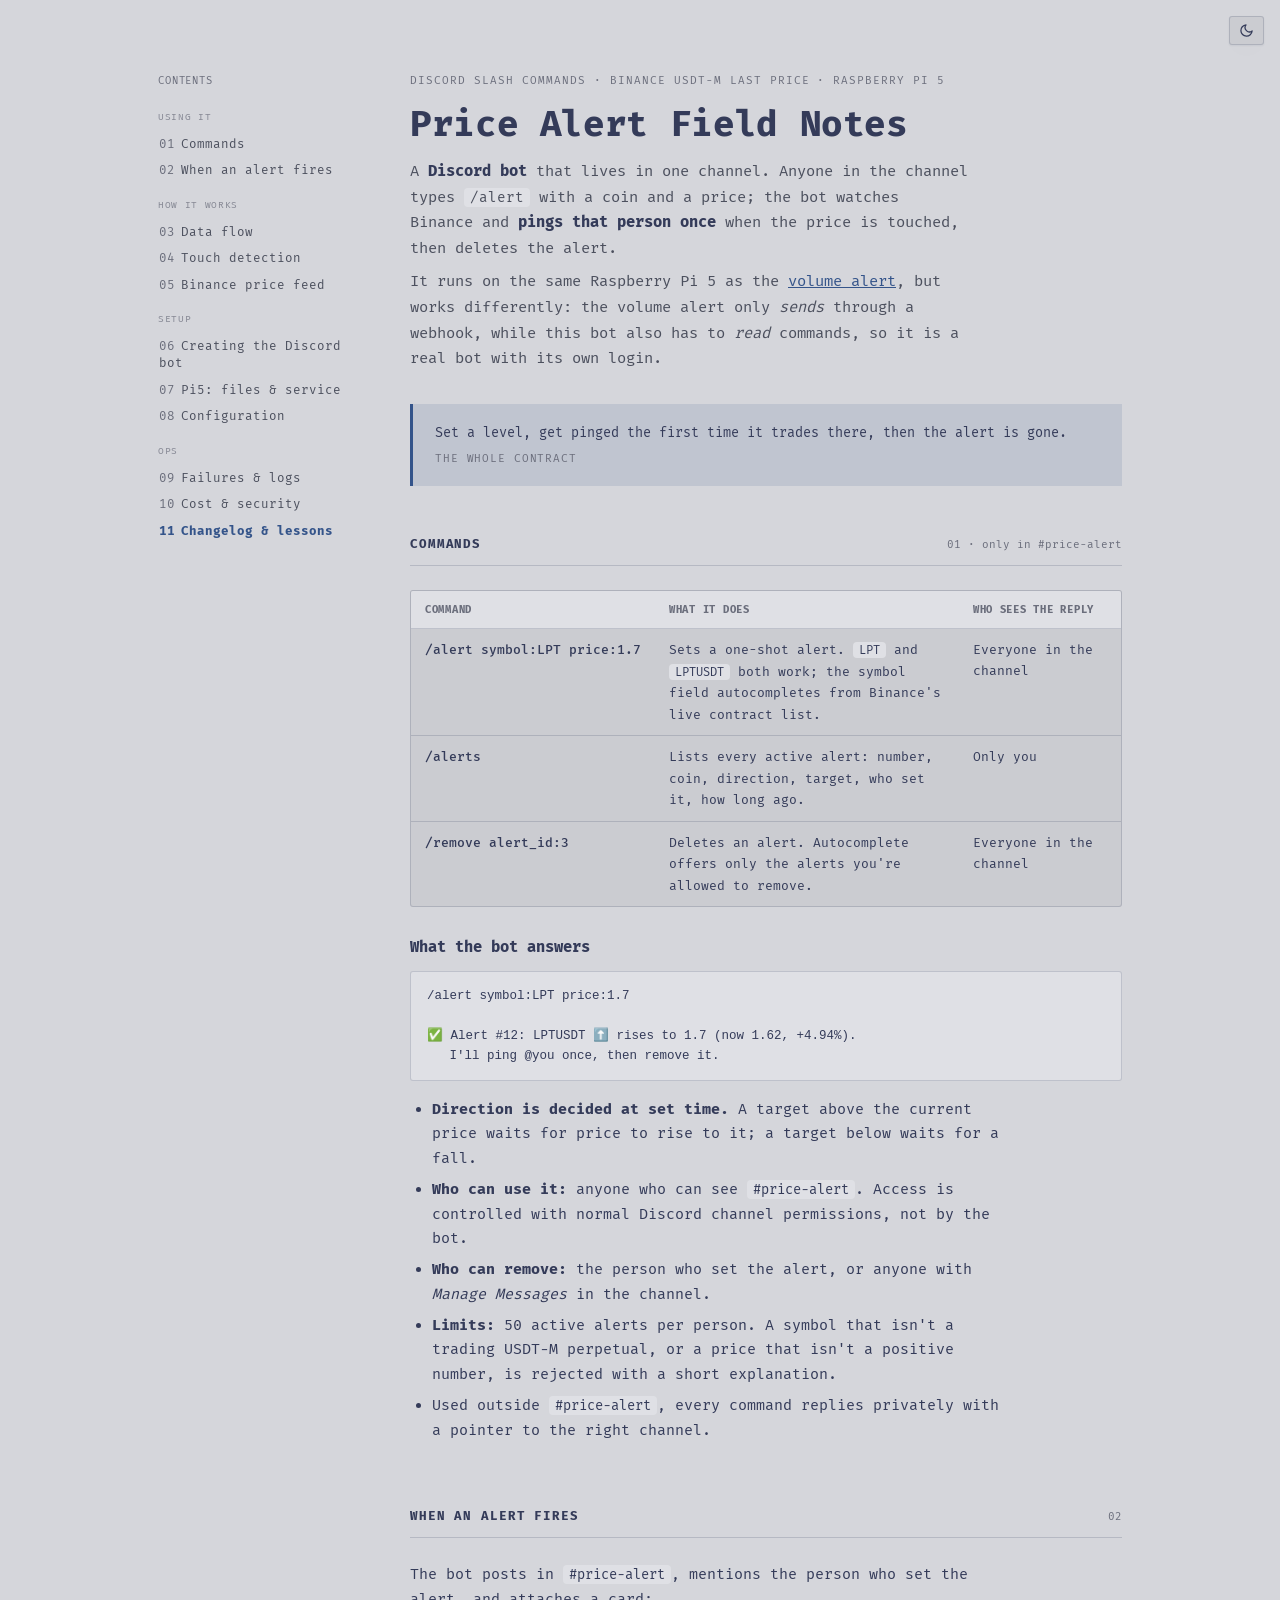
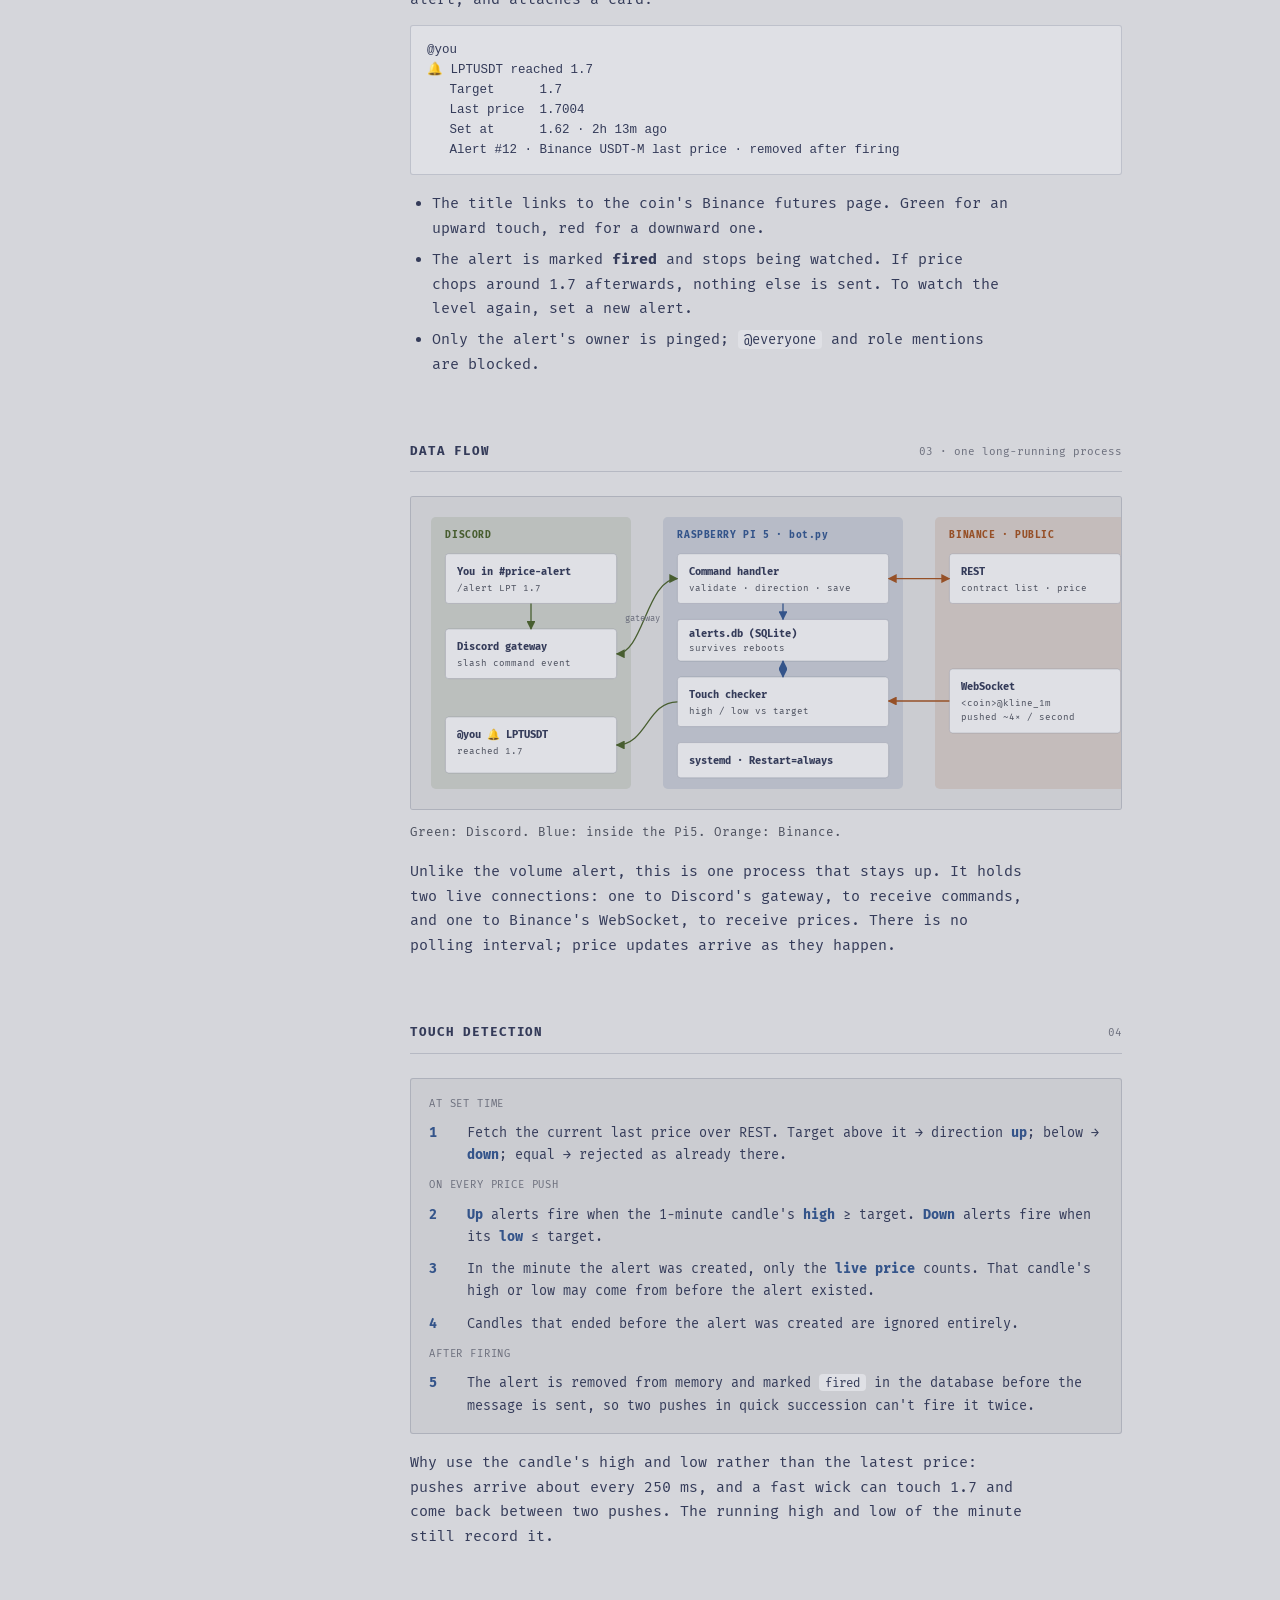
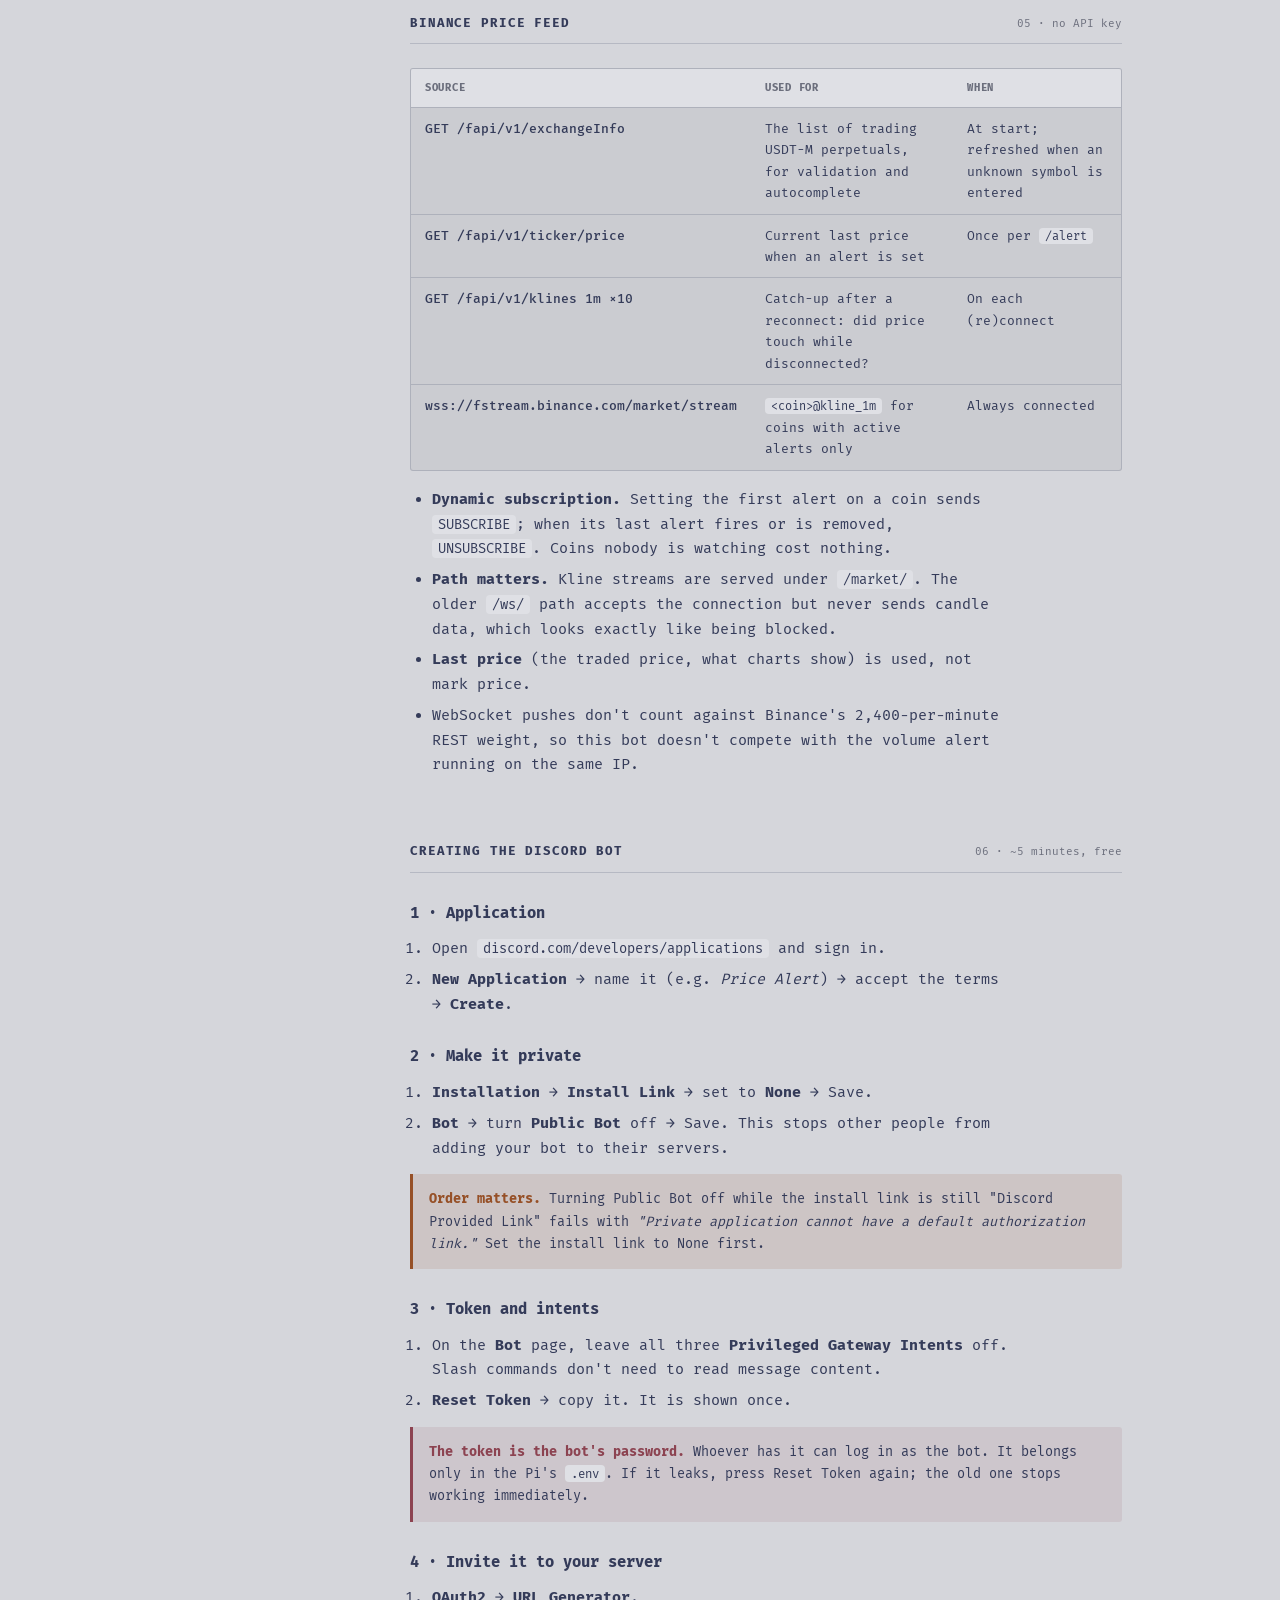
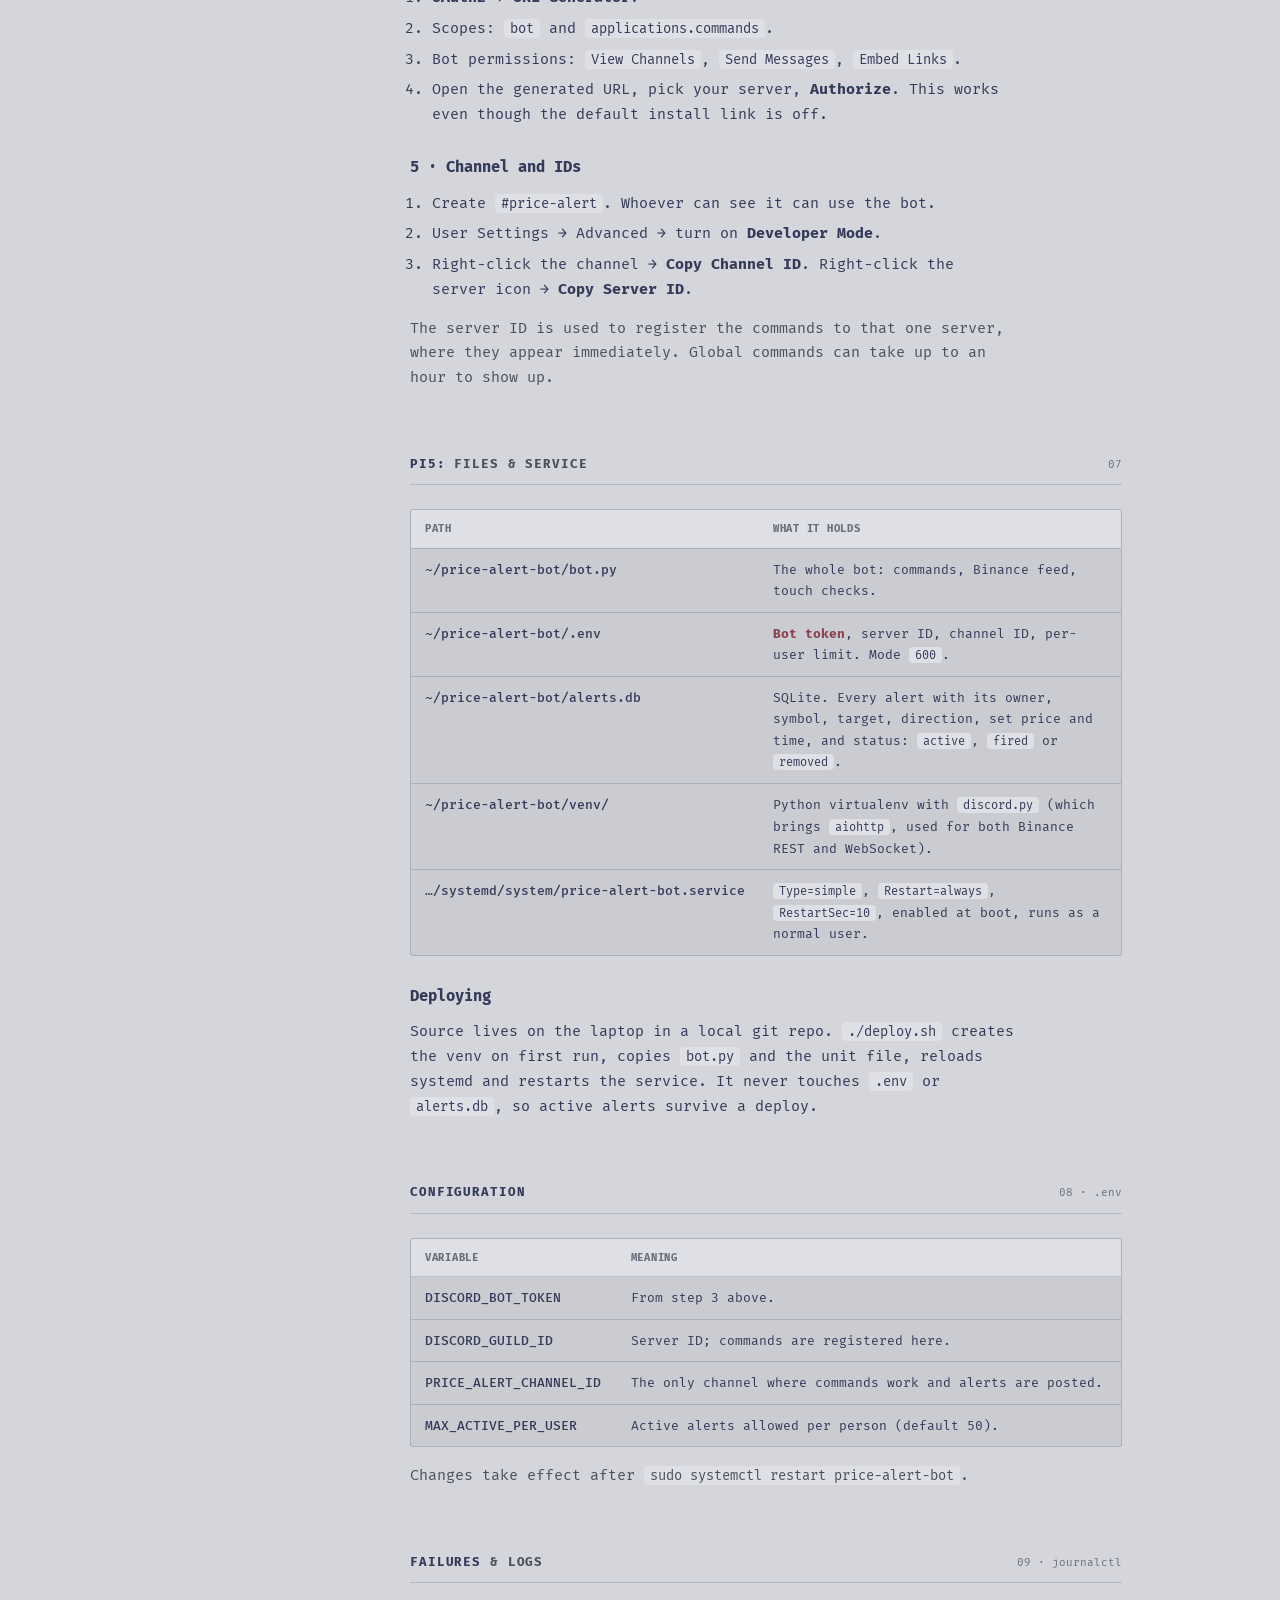
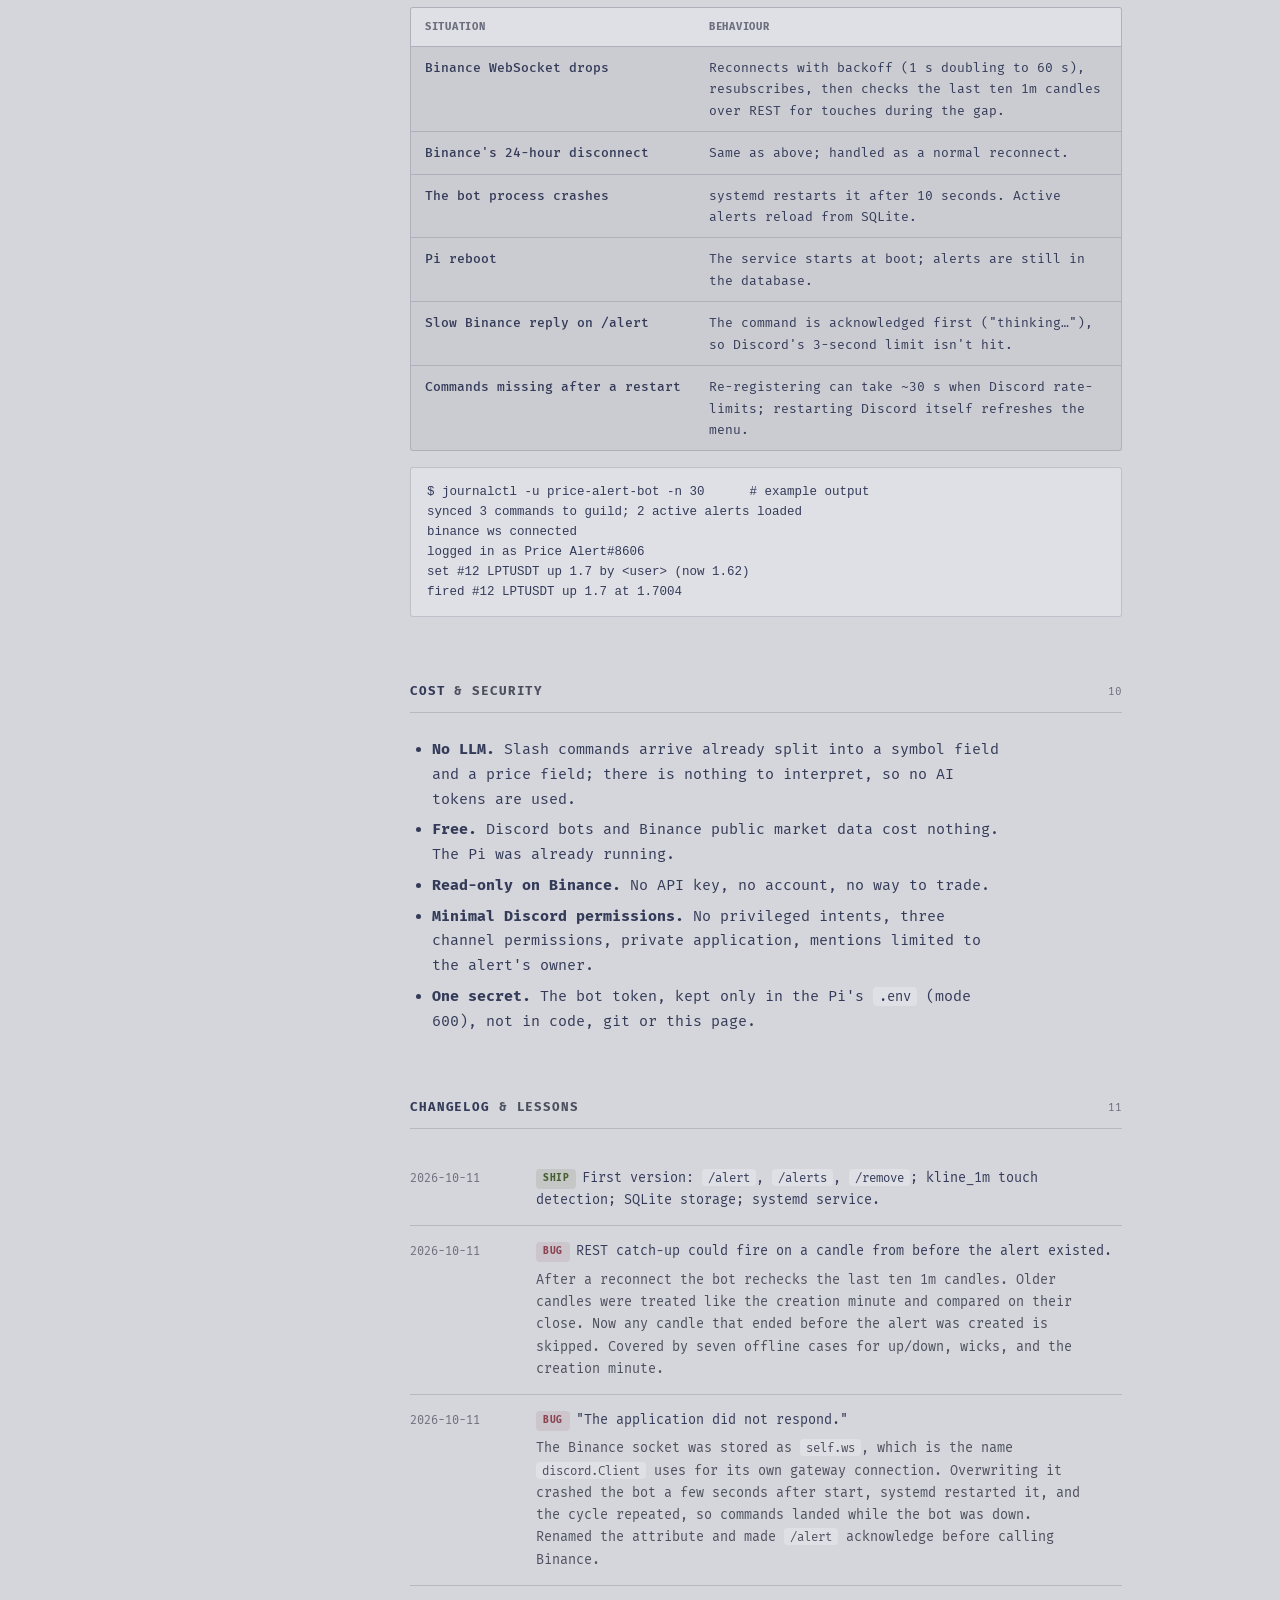
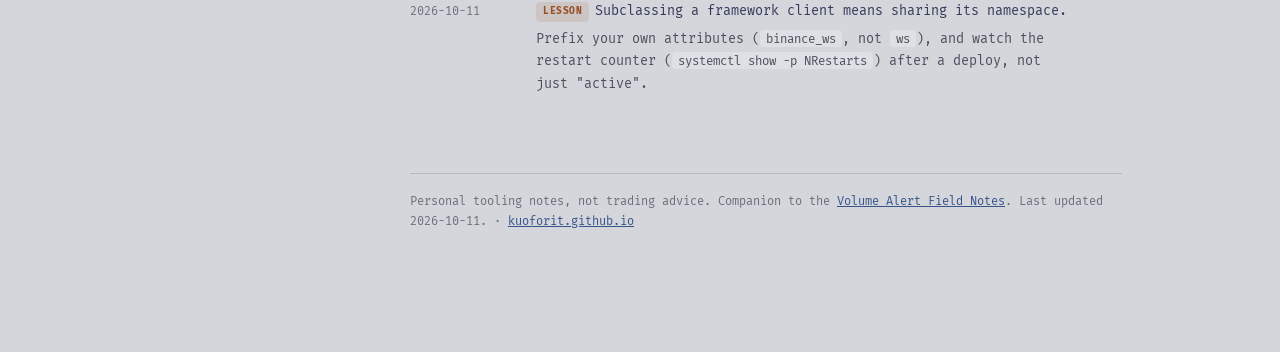
<file: static/price-alert-notes/index.html>
<!doctype html>
<html lang="en">
<head>
<meta charset="utf-8">
<meta name="viewport" content="width=device-width, initial-scale=1">
<meta name="robots" content="noindex, nofollow">
<title>Price Alert Field Notes</title>
<style>
  @import url('https://fonts.googleapis.com/css2?family=Fira+Mono:wght@400;500;700&display=swap');

  /* Palette matched to kuoforit.github.io (risotto theme, tokyo-night-light), same tokens as /lgr-notes/ */
  :root{
    --ground:      #D5D6DB;
    --surface:     #CBCCD1;
    --surface-2:   #DFE0E5;
    --line:        #343B5930;
    --ink:         #343B59;
    --ink-soft:    #4C505E;
    --ink-faint:   #6B6E7C;

    --level:       #34548A;   /* structure: flow, rules, links */
    --level-soft:  #34548A22;
    --confirm:     #485E30;   /* verified / working */
    --confirm-soft:#485E301e;
    --pending:     #965027;   /* caveats, Binance side */
    --pending-soft:#96502720;
    --reaction:    #8C4351;   /* secrets, failures */
    --reaction-soft:#8C43511c;

    --shadow: 0 1px 2px rgba(52,59,89,.08), 0 8px 24px -12px rgba(52,59,89,.16);
  }
  @media (prefers-color-scheme: dark){
    :root:not([data-theme="light"]){
      --ground:#1A1B26; --surface:#212330; --surface-2:#2B2E42; --line:#A9B1D630;
      --ink:#C0CAF5; --ink-soft:#9AA5CE; --ink-faint:#7982B0;
      --level:#7AA2F7; --level-soft:#7AA2F724; --confirm:#9ECE6A; --confirm-soft:#9ECE6A20;
      --pending:#E0AF68; --pending-soft:#E0AF6822; --reaction:#F7768E; --reaction-soft:#F7768E1e;
      --shadow: 0 1px 2px rgba(0,0,0,.4), 0 8px 24px -12px rgba(0,0,0,.55);
      color-scheme: dark;
    }
  }
  :root[data-theme="dark"]{
    --ground:#1A1B26; --surface:#212330; --surface-2:#2B2E42; --line:#A9B1D630;
    --ink:#C0CAF5; --ink-soft:#9AA5CE; --ink-faint:#7982B0;
    --level:#7AA2F7; --level-soft:#7AA2F724; --confirm:#9ECE6A; --confirm-soft:#9ECE6A20;
    --pending:#E0AF68; --pending-soft:#E0AF6822; --reaction:#F7768E; --reaction-soft:#F7768E1e;
    --shadow: 0 1px 2px rgba(0,0,0,.4), 0 8px 24px -12px rgba(0,0,0,.55);
    color-scheme: dark;
  }

  *{box-sizing:border-box;}
  html{ scroll-behavior:smooth; }
  @media (prefers-reduced-motion: reduce){ html{ scroll-behavior:auto; } }
  body{
    margin:0; background:var(--ground); color:var(--ink);
    font-family:'Fira Mono', ui-monospace, SFMono-Regular, Menlo, monospace;
    font-size:15px; line-height:1.65; -webkit-font-smoothing:antialiased;
  }
  a{ color:var(--level); }
  :focus-visible{ outline:2px solid var(--level); outline-offset:2px; }

  .layout{
    display:grid; grid-template-columns:196px minmax(0,760px); gap:56px;
    max-width:1012px; margin:0 auto; padding:72px 24px 120px; align-items:start;
  }
  .wrap{ min-width:0; }

  .toc{ position:sticky; top:48px; display:flex; flex-direction:column; gap:1px; max-height:calc(100vh - 96px); overflow-y:auto; }
  .toc-title{ font-size:10.5px; text-transform:uppercase; letter-spacing:.08em; color:var(--ink-faint); margin-bottom:6px; }
  .toc-group{ font-size:9.5px; text-transform:uppercase; letter-spacing:.07em; color:var(--ink-faint); opacity:.75; margin:14px 0 4px; }
  .toc-group:first-of-type{ margin-top:4px; }
  .toc a{
    display:block; padding:4px 0 4px 12px; margin-left:-13px; border-left:2px solid transparent;
    font-size:12.5px; line-height:1.4; color:var(--ink-soft); text-decoration:none;
  }
  .toc a:hover{ color:var(--ink); }
  .toc a.active{ color:var(--level); border-left-color:var(--level); font-weight:600; }
  .toc .num{ color:var(--ink-faint); margin-right:6px; }
  .toc a.active .num{ color:var(--level); }

  .toolbar{ position:fixed; top:16px; right:16px; z-index:50; display:inline-flex; gap:8px; }
  .hud-btn{
    display:inline-flex; align-items:center; justify-content:center; padding:6px 9px; line-height:0;
    border-radius:3px; border:1px solid var(--line); background:var(--surface); color:var(--ink);
    cursor:pointer; box-shadow:var(--shadow);
  }
  .hud-btn:hover{ color:var(--level); border-color:var(--level); }
  @media (max-width:560px){ .toolbar{ top:8px; right:8px; } }
  @media (max-width:900px){
    .layout{ grid-template-columns:1fr; padding-top:48px; padding-inline:16px; }
    .toc{ display:none; }
  }

  .eyebrow{ font-size:11px; letter-spacing:.09em; text-transform:uppercase; color:var(--ink-faint); margin:0 0 14px; }
  h1{ font-size:36px; font-weight:700; letter-spacing:-0.01em; line-height:1.14; margin:0 0 14px; text-wrap:balance; }
  .lede{ color:var(--ink-soft); font-size:15.5px; max-width:62ch; margin:0 0 8px; }
  .lede b{ color:var(--ink); font-weight:600; }
  .epigraph{
    margin:32px 0 48px; padding:18px 22px; border-left:3px solid var(--level); background:var(--level-soft);
    font-size:13.5px; color:var(--ink);
  }
  .epigraph span{ display:block; margin-top:6px; color:var(--ink-faint); font-size:11px; text-transform:uppercase; letter-spacing:.08em; }

  section{ margin-bottom:64px; scroll-margin-top:24px; }
  .sec-head{ display:flex; align-items:baseline; justify-content:space-between; gap:16px; border-bottom:1px solid var(--line); padding-bottom:10px; margin-bottom:24px; }
  h2{ font-size:12.5px; font-weight:600; text-transform:uppercase; letter-spacing:.07em; color:var(--ink-soft); margin:0; }
  h2 b{ color:var(--ink); }
  .sec-num{ font-size:11px; color:var(--ink-faint); white-space:nowrap; }
  h3{ font-size:15.5px; font-weight:600; margin:28px 0 10px; }
  h3:first-child{ margin-top:0; }
  p{ margin:0 0 14px; max-width:68ch; }
  p.soft{ color:var(--ink-soft); }
  ul.plain, ol.plain{ margin:0 0 14px; padding-left:22px; }
  ul.plain li, ol.plain li{ margin-bottom:6px; max-width:64ch; }
  code{ font-family:inherit; font-size:.92em; background:var(--surface-2); padding:1px 6px; border-radius:4px; word-break:break-word; }
  code.term{ font-weight:600; color:var(--level); background:var(--level-soft); }
  pre{ margin:0 0 16px; background:var(--surface-2); border:1px solid var(--line); border-radius:3px; padding:14px 16px; overflow-x:auto; font-size:12.5px; line-height:1.6; }
  pre code{ background:none; padding:0; font-size:inherit; }
  .secret{ color:var(--reaction); font-weight:600; }

  .tbl{ overflow-x:auto; margin:0 0 16px; border:1px solid var(--line); border-radius:3px; background:var(--surface); }
  table{ border-collapse:collapse; width:100%; font-size:13px; }
  th, td{ text-align:left; vertical-align:top; padding:10px 14px; border-bottom:1px solid var(--line); }
  tr:last-child td{ border-bottom:none; }
  th{ font-size:10.5px; font-weight:600; text-transform:uppercase; letter-spacing:.07em; color:var(--ink-faint); white-space:nowrap; background:var(--surface-2); }
  td.k{ white-space:nowrap; color:var(--ink); font-weight:500; }
  td.n, th.n{ text-align:right; font-variant-numeric:tabular-nums; white-space:nowrap; }
  td .soft{ color:var(--ink-soft); }

  .note{ margin:0 0 16px; padding:14px 16px; border-left:3px solid var(--pending); background:var(--pending-soft); border-radius:0 3px 3px 0; font-size:13.5px; color:var(--ink); }
  .note b{ color:var(--pending); }
  .note.secret-note{ border-left-color:var(--reaction); background:var(--reaction-soft); }
  .note.secret-note b{ color:var(--reaction); }

  .sequence{ display:flex; flex-direction:column; }
  .step{ display:grid; grid-template-columns:82px 1fr; gap:16px; position:relative; padding-bottom:20px; }
  .step:last-child{ padding-bottom:0; }
  .step-t{ font-size:12px; font-weight:600; color:var(--level); padding-top:2px; font-variant-numeric:tabular-nums; }
  .step-body{ font-size:13.5px; color:var(--ink-soft); }
  .step-body b{ color:var(--ink); font-weight:600; }

  .rule-box{ margin:0 0 16px; padding:16px 18px; background:var(--surface); border:1px solid var(--line); border-radius:3px; display:flex; flex-direction:column; gap:10px; }
  .rule-group{ font-size:10.5px; text-transform:uppercase; letter-spacing:.08em; color:var(--ink-faint); }
  .rule{ display:grid; grid-template-columns:28px 1fr; gap:10px; font-size:13.5px; }
  .rule b{ color:var(--level); font-weight:700; }
  .rule .why{ color:var(--ink-faint); }
  .rule-or{ font-size:11px; font-weight:600; letter-spacing:.12em; color:var(--pending); text-transform:uppercase; padding:2px 0; }

  .diagram{ margin:0 0 12px; padding:12px; background:var(--surface); border:1px solid var(--line); border-radius:3px; overflow-x:auto; }
  .diagram svg{ display:block; min-width:720px; width:100%; height:auto; }
  svg .zone{ fill:var(--level-soft); }
  svg .zone2{ fill:var(--pending-soft); }
  svg .zone3{ fill:var(--confirm-soft); }
  svg .box{ fill:var(--surface-2); stroke:var(--line); stroke-width:1.2; }
  svg .ztitle{ fill:var(--level); font:600 12px 'Fira Mono', monospace; letter-spacing:.06em; }
  svg .ztitle2{ fill:var(--pending); font:600 12px 'Fira Mono', monospace; letter-spacing:.06em; }
  svg .ztitle3{ fill:var(--confirm); font:600 12px 'Fira Mono', monospace; letter-spacing:.06em; }
  svg .lbl{ fill:var(--ink); font:600 13px 'Fira Mono', monospace; }
  svg .sub{ fill:var(--ink-soft); font:11.5px 'Fira Mono', monospace; }
  svg .flow{ stroke:var(--level); stroke-width:1.6; fill:none; }
  svg .flow2{ stroke:var(--pending); stroke-width:1.6; fill:none; }
  svg .flow3{ stroke:var(--confirm); stroke-width:1.6; fill:none; }
  svg .flowlbl{ fill:var(--ink-faint); font:11px 'Fira Mono', monospace; }
  svg .ah{ fill:var(--level); } svg .ah2{ fill:var(--pending); } svg .ah3{ fill:var(--confirm); }
  .diagram-cap{ font-size:12.5px; color:var(--ink-soft); margin:0 0 16px; }

  .log-entry{ display:grid; grid-template-columns:110px 1fr; gap:16px; padding:14px 0; border-bottom:1px solid var(--line); }
  .log-entry:last-child{ border-bottom:none; }
  .log-date{ font-size:12px; color:var(--ink-faint); padding-top:2px; font-variant-numeric:tabular-nums; }
  .log-body{ font-size:13.5px; }
  .log-body .tag{ display:inline-block; font-size:9.5px; font-weight:600; letter-spacing:.06em; text-transform:uppercase; padding:2px 7px; border-radius:4px; margin-right:6px; vertical-align:1px; }
  .tag.ship{ color:var(--confirm); background:var(--confirm-soft); }
  .tag.bug{ color:var(--reaction); background:var(--reaction-soft); }
  .tag.lesson{ color:var(--pending); background:var(--pending-soft); }
  .log-body p{ margin:6px 0 0; color:var(--ink-soft); }

  footer{ border-top:1px solid var(--line); padding-top:18px; font-size:12px; color:var(--ink-faint); }
  @media (max-width:560px){
    h1{ font-size:28px; }
    .step{ grid-template-columns:1fr; gap:2px; }
    .log-entry{ grid-template-columns:1fr; gap:4px; }
  }
</style>
</head>
<body>
<div class="toolbar">
  <button id="theme-toggle" class="hud-btn" type="button" aria-label="Switch to dark mode"><svg viewBox="0 0 24 24" width="15" height="15" fill="none" stroke="currentColor" stroke-width="2" stroke-linecap="round" stroke-linejoin="round"><path d="M21 12.79A9 9 0 1 1 11.21 3 7 7 0 0 0 21 12.79z"/></svg></button>
</div>

<div class="layout">
<nav class="toc" aria-label="Contents">
  <div class="toc-title">Contents</div>
  <div class="toc-group">Using it</div>
  <a href="#s01"><span class="num">01</span>Commands</a>
  <a href="#s02"><span class="num">02</span>When an alert fires</a>
  <div class="toc-group">How it works</div>
  <a href="#s03"><span class="num">03</span>Data flow</a>
  <a href="#s04"><span class="num">04</span>Touch detection</a>
  <a href="#s05"><span class="num">05</span>Binance price feed</a>
  <div class="toc-group">Setup</div>
  <a href="#s06"><span class="num">06</span>Creating the Discord bot</a>
  <a href="#s07"><span class="num">07</span>Pi5: files &amp; service</a>
  <a href="#s08"><span class="num">08</span>Configuration</a>
  <div class="toc-group">Ops</div>
  <a href="#s09"><span class="num">09</span>Failures &amp; logs</a>
  <a href="#s10"><span class="num">10</span>Cost &amp; security</a>
  <a href="#s11"><span class="num">11</span>Changelog &amp; lessons</a>
</nav>

<main class="wrap">
  <div class="eyebrow">Discord slash commands · Binance USDT-M last price · Raspberry Pi 5</div>
  <h1>Price Alert Field Notes</h1>
  <p class="lede">A <b>Discord bot</b> that lives in one channel. Anyone in the channel types <code>/alert</code> with a coin and a price; the bot watches Binance and <b>pings that person once</b> when the price is touched, then deletes the alert.</p>
  <p class="lede">It runs on the same Raspberry Pi 5 as the <a href="/volume-alert-notes/">volume alert</a>, but works differently: the volume alert only <i>sends</i> through a webhook, while this bot also has to <i>read</i> commands, so it is a real bot with its own login.</p>
  <div class="epigraph">Set a level, get pinged the first time it trades there, then the alert is gone.<span>The whole contract</span></div>

  <!-- 01 -->
  <section id="s01">
    <div class="sec-head"><h2><b>Commands</b></h2><span class="sec-num">01 · only in #price-alert</span></div>
    <div class="tbl"><table>
      <thead><tr><th>Command</th><th>What it does</th><th>Who sees the reply</th></tr></thead>
      <tbody>
        <tr><td class="k">/alert symbol:LPT price:1.7</td><td>Sets a one-shot alert. <code>LPT</code> and <code>LPTUSDT</code> both work; the symbol field autocompletes from Binance's live contract list.</td><td>Everyone in the channel</td></tr>
        <tr><td class="k">/alerts</td><td>Lists every active alert: number, coin, direction, target, who set it, how long ago.</td><td>Only you</td></tr>
        <tr><td class="k">/remove alert_id:3</td><td>Deletes an alert. Autocomplete offers only the alerts you're allowed to remove.</td><td>Everyone in the channel</td></tr>
      </tbody>
    </table></div>
    <h3>What the bot answers</h3>
<pre><code>/alert symbol:LPT price:1.7

✅ Alert #12: LPTUSDT ⬆️ rises to 1.7 (now 1.62, +4.94%).
   I'll ping @you once, then remove it.</code></pre>
    <ul class="plain">
      <li><b>Direction is decided at set time.</b> A target above the current price waits for price to rise to it; a target below waits for a fall.</li>
      <li><b>Who can use it:</b> anyone who can see <code>#price-alert</code>. Access is controlled with normal Discord channel permissions, not by the bot.</li>
      <li><b>Who can remove:</b> the person who set the alert, or anyone with <i>Manage Messages</i> in the channel.</li>
      <li><b>Limits:</b> 50 active alerts per person. A symbol that isn't a trading USDT-M perpetual, or a price that isn't a positive number, is rejected with a short explanation.</li>
      <li>Used outside <code>#price-alert</code>, every command replies privately with a pointer to the right channel.</li>
    </ul>
  </section>

  <!-- 02 -->
  <section id="s02">
    <div class="sec-head"><h2><b>When an alert fires</b></h2><span class="sec-num">02</span></div>
    <p>The bot posts in <code>#price-alert</code>, mentions the person who set the alert, and attaches a card:</p>
<pre><code>@you
🔔 LPTUSDT reached 1.7
   Target      1.7
   Last price  1.7004
   Set at      1.62 · 2h 13m ago
   Alert #12 · Binance USDT-M last price · removed after firing</code></pre>
    <ul class="plain">
      <li>The title links to the coin's Binance futures page. Green for an upward touch, red for a downward one.</li>
      <li>The alert is marked <b>fired</b> and stops being watched. If price chops around 1.7 afterwards, nothing else is sent. To watch the level again, set a new alert.</li>
      <li>Only the alert's owner is pinged; <code>@everyone</code> and role mentions are blocked.</li>
    </ul>
  </section>

  <!-- 03 -->
  <section id="s03">
    <div class="sec-head"><h2><b>Data flow</b></h2><span class="sec-num">03 · one long-running process</span></div>
    <div class="diagram" role="img" aria-label="Flow diagram: a user runs a slash command in Discord; Discord forwards it to the bot on the Pi5 over the bot's gateway connection; the bot checks the price over Binance REST, stores the alert in SQLite, and subscribes to that coin's kline stream over Binance WebSocket; when price touches, the bot posts a message mentioning the user.">
      <svg viewBox="0 0 900 360" xmlns="http://www.w3.org/2000/svg">
        <defs>
          <marker id="a1" viewBox="0 0 10 10" refX="9" refY="5" markerWidth="7" markerHeight="7" orient="auto-start-reverse"><path class="ah" d="M0,0 L10,5 L0,10 z"/></marker>
          <marker id="a2" viewBox="0 0 10 10" refX="9" refY="5" markerWidth="7" markerHeight="7" orient="auto-start-reverse"><path class="ah2" d="M0,0 L10,5 L0,10 z"/></marker>
          <marker id="a3" viewBox="0 0 10 10" refX="9" refY="5" markerWidth="7" markerHeight="7" orient="auto-start-reverse"><path class="ah3" d="M0,0 L10,5 L0,10 z"/></marker>
        </defs>
        <rect class="zone3" x="10" y="10" width="250" height="340" rx="6"/>
        <text class="ztitle3" x="28" y="36">DISCORD</text>
        <rect class="box" x="28" y="56" width="214" height="62" rx="4"/>
        <text class="lbl" x="42" y="82">You in #price-alert</text>
        <text class="sub" x="42" y="102">/alert LPT 1.7</text>
        <rect class="box" x="28" y="150" width="214" height="62" rx="4"/>
        <text class="lbl" x="42" y="176">Discord gateway</text>
        <text class="sub" x="42" y="196">slash command event</text>
        <rect class="box" x="28" y="260" width="214" height="70" rx="4"/>
        <text class="lbl" x="42" y="286">@you 🔔 LPTUSDT</text>
        <text class="sub" x="42" y="306">reached 1.7</text>
        <path class="flow3" d="M135,118 V150" marker-end="url(#a3)"/>

        <rect class="zone" x="300" y="10" width="300" height="340" rx="6"/>
        <text class="ztitle" x="318" y="36">RASPBERRY PI 5 · bot.py</text>
        <rect class="box" x="318" y="56" width="264" height="62" rx="4"/>
        <text class="lbl" x="332" y="82">Command handler</text>
        <text class="sub" x="332" y="102">validate · direction · save</text>
        <rect class="box" x="318" y="138" width="264" height="52" rx="4"/>
        <text class="lbl" x="332" y="160">alerts.db (SQLite)</text>
        <text class="sub" x="332" y="178">survives reboots</text>
        <rect class="box" x="318" y="210" width="264" height="62" rx="4"/>
        <text class="lbl" x="332" y="236">Touch checker</text>
        <text class="sub" x="332" y="256">high / low vs target</text>
        <rect class="box" x="318" y="292" width="264" height="44" rx="4"/>
        <text class="lbl" x="332" y="319">systemd · Restart=always</text>
        <path class="flow" d="M450,118 V138" marker-end="url(#a1)"/>
        <path class="flow" d="M450,190 V210" marker-start="url(#a1)" marker-end="url(#a1)"/>

        <path class="flow3" d="M242,181 C275,181 280,87 318,87" marker-start="url(#a3)" marker-end="url(#a3)"/>
        <text class="flowlbl" x="252" y="140">gateway</text>
        <path class="flow3" d="M318,241 C280,241 280,295 242,295" marker-end="url(#a3)"/>

        <rect class="zone2" x="640" y="10" width="250" height="340" rx="6"/>
        <text class="ztitle2" x="658" y="36">BINANCE · PUBLIC</text>
        <rect class="box" x="658" y="56" width="214" height="62" rx="4"/>
        <text class="lbl" x="672" y="82">REST</text>
        <text class="sub" x="672" y="102">contract list · price</text>
        <rect class="box" x="658" y="200" width="214" height="80" rx="4"/>
        <text class="lbl" x="672" y="226">WebSocket</text>
        <text class="sub" x="672" y="246">&lt;coin&gt;@kline_1m</text>
        <text class="sub" x="672" y="264">pushed ~4× / second</text>
        <path class="flow2" d="M582,87 H658" marker-start="url(#a2)" marker-end="url(#a2)"/>
        <path class="flow2" d="M658,240 H582" marker-end="url(#a2)"/>
      </svg>
    </div>
    <p class="diagram-cap">Green: Discord. Blue: inside the Pi5. Orange: Binance.</p>
    <p>Unlike the volume alert, this is one process that stays up. It holds two live connections: one to Discord's gateway, to receive commands, and one to Binance's WebSocket, to receive prices. There is no polling interval; price updates arrive as they happen.</p>
  </section>

  <!-- 04 -->
  <section id="s04">
    <div class="sec-head"><h2><b>Touch detection</b></h2><span class="sec-num">04</span></div>
    <div class="rule-box">
      <div class="rule-group">At set time</div>
      <div class="rule"><b>1</b><span>Fetch the current last price over REST. Target above it → direction <b>up</b>; below → <b>down</b>; equal → rejected as already there.</span></div>
      <div class="rule-group">On every price push</div>
      <div class="rule"><b>2</b><span><b>Up</b> alerts fire when the 1-minute candle's <b>high</b> ≥ target. <b>Down</b> alerts fire when its <b>low</b> ≤ target.</span></div>
      <div class="rule"><b>3</b><span>In the minute the alert was created, only the <b>live price</b> counts. That candle's high or low may come from before the alert existed.</span></div>
      <div class="rule"><b>4</b><span>Candles that ended before the alert was created are ignored entirely.</span></div>
      <div class="rule-group">After firing</div>
      <div class="rule"><b>5</b><span>The alert is removed from memory and marked <code>fired</code> in the database before the message is sent, so two pushes in quick succession can't fire it twice.</span></div>
    </div>
    <p>Why use the candle's high and low rather than the latest price: pushes arrive about every 250 ms, and a fast wick can touch 1.7 and come back between two pushes. The running high and low of the minute still record it.</p>
  </section>

  <!-- 05 -->
  <section id="s05">
    <div class="sec-head"><h2><b>Binance price feed</b></h2><span class="sec-num">05 · no API key</span></div>
    <div class="tbl"><table>
      <thead><tr><th>Source</th><th>Used for</th><th>When</th></tr></thead>
      <tbody>
        <tr><td class="k">GET /fapi/v1/exchangeInfo</td><td>The list of trading USDT-M perpetuals, for validation and autocomplete</td><td>At start; refreshed when an unknown symbol is entered</td></tr>
        <tr><td class="k">GET /fapi/v1/ticker/price</td><td>Current last price when an alert is set</td><td>Once per <code>/alert</code></td></tr>
        <tr><td class="k">GET /fapi/v1/klines 1m ×10</td><td>Catch-up after a reconnect: did price touch while disconnected?</td><td>On each (re)connect</td></tr>
        <tr><td class="k">wss://fstream.binance.com/market/stream</td><td><code>&lt;coin&gt;@kline_1m</code> for coins with active alerts only</td><td>Always connected</td></tr>
      </tbody>
    </table></div>
    <ul class="plain">
      <li><b>Dynamic subscription.</b> Setting the first alert on a coin sends <code>SUBSCRIBE</code>; when its last alert fires or is removed, <code>UNSUBSCRIBE</code>. Coins nobody is watching cost nothing.</li>
      <li><b>Path matters.</b> Kline streams are served under <code>/market/</code>. The older <code>/ws/</code> path accepts the connection but never sends candle data, which looks exactly like being blocked.</li>
      <li><b>Last price</b> (the traded price, what charts show) is used, not mark price.</li>
      <li>WebSocket pushes don't count against Binance's 2,400-per-minute REST weight, so this bot doesn't compete with the volume alert running on the same IP.</li>
    </ul>
  </section>

  <!-- 06 -->
  <section id="s06">
    <div class="sec-head"><h2><b>Creating the Discord bot</b></h2><span class="sec-num">06 · ~5 minutes, free</span></div>
    <h3>1 · Application</h3>
    <ol class="plain">
      <li>Open <code>discord.com/developers/applications</code> and sign in.</li>
      <li><b>New Application</b> → name it (e.g. <i>Price Alert</i>) → accept the terms → <b>Create</b>.</li>
    </ol>
    <h3>2 · Make it private</h3>
    <ol class="plain">
      <li><b>Installation</b> → <b>Install Link</b> → set to <b>None</b> → Save.</li>
      <li><b>Bot</b> → turn <b>Public Bot</b> off → Save. This stops other people from adding your bot to their servers.</li>
    </ol>
    <div class="note"><b>Order matters.</b> Turning Public Bot off while the install link is still "Discord Provided Link" fails with <i>"Private application cannot have a default authorization link."</i> Set the install link to None first.</div>
    <h3>3 · Token and intents</h3>
    <ol class="plain">
      <li>On the <b>Bot</b> page, leave all three <b>Privileged Gateway Intents</b> off. Slash commands don't need to read message content.</li>
      <li><b>Reset Token</b> → copy it. It is shown once.</li>
    </ol>
    <div class="note secret-note"><b>The token is the bot's password.</b> Whoever has it can log in as the bot. It belongs only in the Pi's <code>.env</code>. If it leaks, press Reset Token again; the old one stops working immediately.</div>
    <h3>4 · Invite it to your server</h3>
    <ol class="plain">
      <li><b>OAuth2</b> → <b>URL Generator</b>.</li>
      <li>Scopes: <code>bot</code> and <code>applications.commands</code>.</li>
      <li>Bot permissions: <code>View Channels</code>, <code>Send Messages</code>, <code>Embed Links</code>.</li>
      <li>Open the generated URL, pick your server, <b>Authorize</b>. This works even though the default install link is off.</li>
    </ol>
    <h3>5 · Channel and IDs</h3>
    <ol class="plain">
      <li>Create <code>#price-alert</code>. Whoever can see it can use the bot.</li>
      <li>User Settings → Advanced → turn on <b>Developer Mode</b>.</li>
      <li>Right-click the channel → <b>Copy Channel ID</b>. Right-click the server icon → <b>Copy Server ID</b>.</li>
    </ol>
    <p class="soft">The server ID is used to register the commands to that one server, where they appear immediately. Global commands can take up to an hour to show up.</p>
  </section>

  <!-- 07 -->
  <section id="s07">
    <div class="sec-head"><h2><b>Pi5:</b> files &amp; service</h2><span class="sec-num">07</span></div>
    <div class="tbl"><table>
      <thead><tr><th>Path</th><th>What it holds</th></tr></thead>
      <tbody>
        <tr><td class="k">~/price-alert-bot/bot.py</td><td>The whole bot: commands, Binance feed, touch checks.</td></tr>
        <tr><td class="k">~/price-alert-bot/.env</td><td><span class="secret">Bot token</span>, server ID, channel ID, per-user limit. Mode <code>600</code>.</td></tr>
        <tr><td class="k">~/price-alert-bot/alerts.db</td><td>SQLite. Every alert with its owner, symbol, target, direction, set price and time, and status: <code>active</code>, <code>fired</code> or <code>removed</code>.</td></tr>
        <tr><td class="k">~/price-alert-bot/venv/</td><td>Python virtualenv with <code>discord.py</code> (which brings <code>aiohttp</code>, used for both Binance REST and WebSocket).</td></tr>
        <tr><td class="k">…/systemd/system/price-alert-bot.service</td><td><code>Type=simple</code>, <code>Restart=always</code>, <code>RestartSec=10</code>, enabled at boot, runs as a normal user.</td></tr>
      </tbody>
    </table></div>
    <h3>Deploying</h3>
    <p>Source lives on the laptop in a local git repo. <code>./deploy.sh</code> creates the venv on first run, copies <code>bot.py</code> and the unit file, reloads systemd and restarts the service. It never touches <code>.env</code> or <code>alerts.db</code>, so active alerts survive a deploy.</p>
  </section>

  <!-- 08 -->
  <section id="s08">
    <div class="sec-head"><h2><b>Configuration</b></h2><span class="sec-num">08 · .env</span></div>
    <div class="tbl"><table>
      <thead><tr><th>Variable</th><th>Meaning</th></tr></thead>
      <tbody>
        <tr><td class="k">DISCORD_BOT_TOKEN</td><td>From step 3 above.</td></tr>
        <tr><td class="k">DISCORD_GUILD_ID</td><td>Server ID; commands are registered here.</td></tr>
        <tr><td class="k">PRICE_ALERT_CHANNEL_ID</td><td>The only channel where commands work and alerts are posted.</td></tr>
        <tr><td class="k">MAX_ACTIVE_PER_USER</td><td>Active alerts allowed per person (default 50).</td></tr>
      </tbody>
    </table></div>
    <p class="soft">Changes take effect after <code>sudo systemctl restart price-alert-bot</code>.</p>
  </section>

  <!-- 09 -->
  <section id="s09">
    <div class="sec-head"><h2><b>Failures</b> &amp; logs</h2><span class="sec-num">09 · journalctl</span></div>
    <div class="tbl"><table>
      <thead><tr><th>Situation</th><th>Behaviour</th></tr></thead>
      <tbody>
        <tr><td class="k">Binance WebSocket drops</td><td>Reconnects with backoff (1 s doubling to 60 s), resubscribes, then checks the last ten 1m candles over REST for touches during the gap.</td></tr>
        <tr><td class="k">Binance's 24-hour disconnect</td><td>Same as above; handled as a normal reconnect.</td></tr>
        <tr><td class="k">The bot process crashes</td><td>systemd restarts it after 10 seconds. Active alerts reload from SQLite.</td></tr>
        <tr><td class="k">Pi reboot</td><td>The service starts at boot; alerts are still in the database.</td></tr>
        <tr><td class="k">Slow Binance reply on /alert</td><td>The command is acknowledged first ("thinking…"), so Discord's 3-second limit isn't hit.</td></tr>
        <tr><td class="k">Commands missing after a restart</td><td>Re-registering can take ~30 s when Discord rate-limits; restarting Discord itself refreshes the menu.</td></tr>
      </tbody>
    </table></div>
<pre><code>$ journalctl -u price-alert-bot -n 30      # example output
synced 3 commands to guild; 2 active alerts loaded
binance ws connected
logged in as Price Alert#8606
set #12 LPTUSDT up 1.7 by &lt;user&gt; (now 1.62)
fired #12 LPTUSDT up 1.7 at 1.7004</code></pre>
  </section>

  <!-- 10 -->
  <section id="s10">
    <div class="sec-head"><h2><b>Cost</b> &amp; security</h2><span class="sec-num">10</span></div>
    <ul class="plain">
      <li><b>No LLM.</b> Slash commands arrive already split into a symbol field and a price field; there is nothing to interpret, so no AI tokens are used.</li>
      <li><b>Free.</b> Discord bots and Binance public market data cost nothing. The Pi was already running.</li>
      <li><b>Read-only on Binance.</b> No API key, no account, no way to trade.</li>
      <li><b>Minimal Discord permissions.</b> No privileged intents, three channel permissions, private application, mentions limited to the alert's owner.</li>
      <li><b>One secret.</b> The bot token, kept only in the Pi's <code>.env</code> (mode 600), not in code, git or this page.</li>
    </ul>
  </section>

  <!-- 11 -->
  <section id="s11">
    <div class="sec-head"><h2><b>Changelog</b> &amp; lessons</h2><span class="sec-num">11</span></div>
    <div class="log-entry"><div class="log-date">2026-10-11</div><div class="log-body"><span class="tag ship">ship</span>First version: <code>/alert</code>, <code>/alerts</code>, <code>/remove</code>; kline_1m touch detection; SQLite storage; systemd service.</div></div>
    <div class="log-entry"><div class="log-date">2026-10-11</div><div class="log-body"><span class="tag bug">bug</span>REST catch-up could fire on a candle from before the alert existed.<p>After a reconnect the bot rechecks the last ten 1m candles. Older candles were treated like the creation minute and compared on their close. Now any candle that ended before the alert was created is skipped. Covered by seven offline cases for up/down, wicks, and the creation minute.</p></div></div>
    <div class="log-entry"><div class="log-date">2026-10-11</div><div class="log-body"><span class="tag bug">bug</span>"The application did not respond."<p>The Binance socket was stored as <code>self.ws</code>, which is the name <code>discord.Client</code> uses for its own gateway connection. Overwriting it crashed the bot a few seconds after start, systemd restarted it, and the cycle repeated, so commands landed while the bot was down. Renamed the attribute and made <code>/alert</code> acknowledge before calling Binance.</p></div></div>
    <div class="log-entry"><div class="log-date">2026-10-11</div><div class="log-body"><span class="tag lesson">lesson</span>Subclassing a framework client means sharing its namespace.<p>Prefix your own attributes (<code>binance_ws</code>, not <code>ws</code>), and watch the restart counter (<code>systemctl show -p NRestarts</code>) after a deploy, not just "active".</p></div></div>
  </section>

  <footer>Personal tooling notes, not trading advice. Companion to the <a href="/volume-alert-notes/">Volume Alert Field Notes</a>. Last updated 2026-10-11. · <a href="/">kuoforit.github.io</a></footer>
</main>
</div>

<script>
  try{
    var links = Array.prototype.slice.call(document.querySelectorAll('.toc a'));
    var map = {};
    links.forEach(function(a){ map[a.getAttribute('href').slice(1)] = a; });
    var sections = Array.prototype.slice.call(document.querySelectorAll('section[id]'));
    if('IntersectionObserver' in window && sections.length){
      var observer = new IntersectionObserver(function(entries){
        entries.forEach(function(entry){
          var link = map[entry.target.id];
          if(!link) return;
          if(entry.isIntersecting){
            links.forEach(function(a){ a.classList.remove('active'); });
            link.classList.add('active');
          }
        });
      }, { rootMargin: '-15% 0px -70% 0px', threshold: 0 });
      sections.forEach(function(s){ observer.observe(s); });
    }
  }catch(e){}
</script>
<script>
  (function(){
    try{
      var THEME_KEY = 'price-alert-notes-theme';
      var root = document.documentElement;
      var btn = document.getElementById('theme-toggle');
      var mql = window.matchMedia('(prefers-color-scheme: dark)');
      var MOON = '<svg viewBox="0 0 24 24" width="15" height="15" fill="none" stroke="currentColor" stroke-width="2" stroke-linecap="round" stroke-linejoin="round"><path d="M21 12.79A9 9 0 1 1 11.21 3 7 7 0 0 0 21 12.79z"/></svg>';
      var SUN = '<svg viewBox="0 0 24 24" width="15" height="15" fill="none" stroke="currentColor" stroke-width="2" stroke-linecap="round" stroke-linejoin="round"><circle cx="12" cy="12" r="4"/><path d="M12 2v2M12 20v2M4.93 4.93l1.41 1.41M17.66 17.66l1.41 1.41M2 12h2M20 12h2M6.34 17.66l-1.41 1.41M19.07 4.93l-1.41 1.41"/></svg>';
      function effectiveTheme(){
        var explicit = root.getAttribute('data-theme');
        if(explicit === 'dark' || explicit === 'light') return explicit;
        return mql.matches ? 'dark' : 'light';
      }
      function render(theme){
        if(!btn) return;
        btn.innerHTML = theme === 'dark' ? SUN : MOON;
        btn.setAttribute('aria-label', theme === 'dark' ? 'Switch to light mode' : 'Switch to dark mode');
      }
      var saved = null;
      try{ saved = localStorage.getItem(THEME_KEY); }catch(e){}
      if(saved === 'dark' || saved === 'light') root.setAttribute('data-theme', saved);
      render(effectiveTheme());
      if(btn){
        btn.addEventListener('click', function(){
          var next = effectiveTheme() === 'dark' ? 'light' : 'dark';
          root.setAttribute('data-theme', next);
          try{ localStorage.setItem(THEME_KEY, next); }catch(e){}
          render(next);
        });
      }
      try{
        mql.addEventListener('change', function(){
          if(!root.getAttribute('data-theme')) render(effectiveTheme());
        });
      }catch(e){}
    }catch(e){}
  })();
</script>
</body>
</html>
</file>
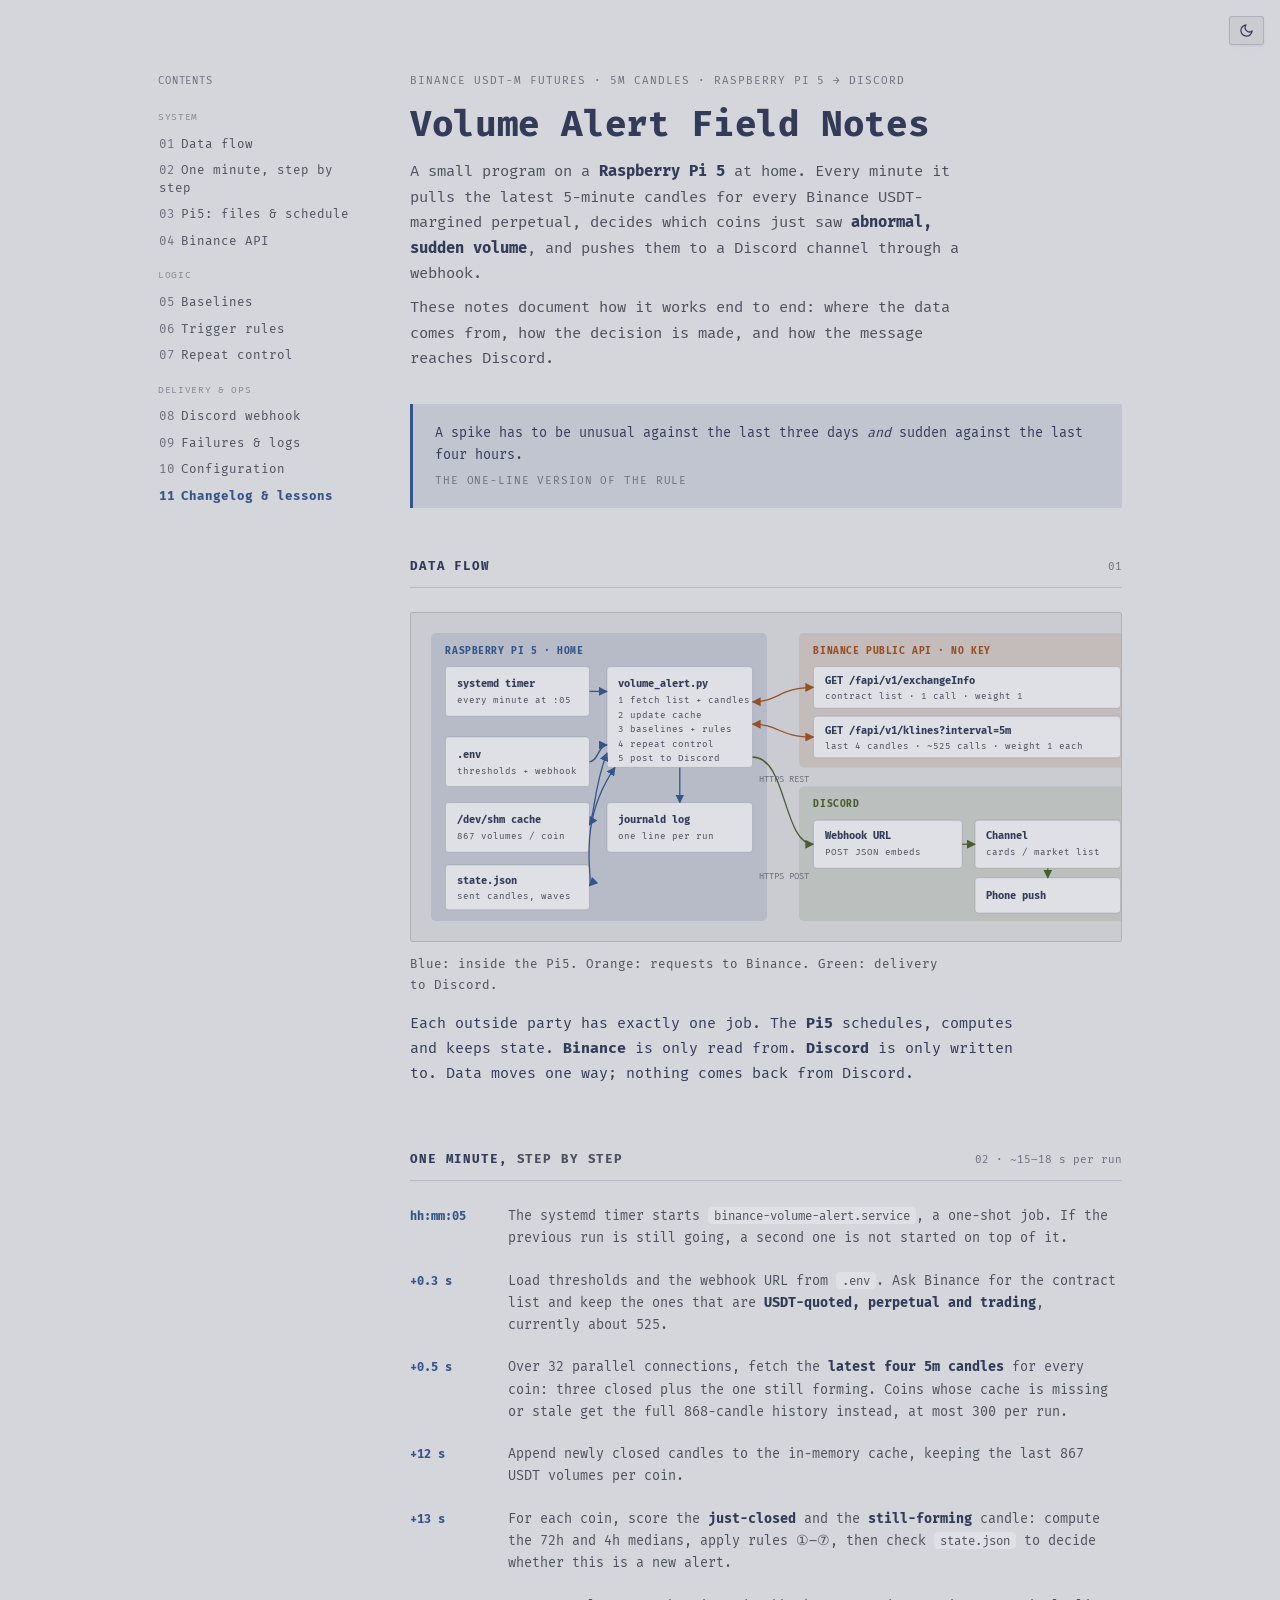
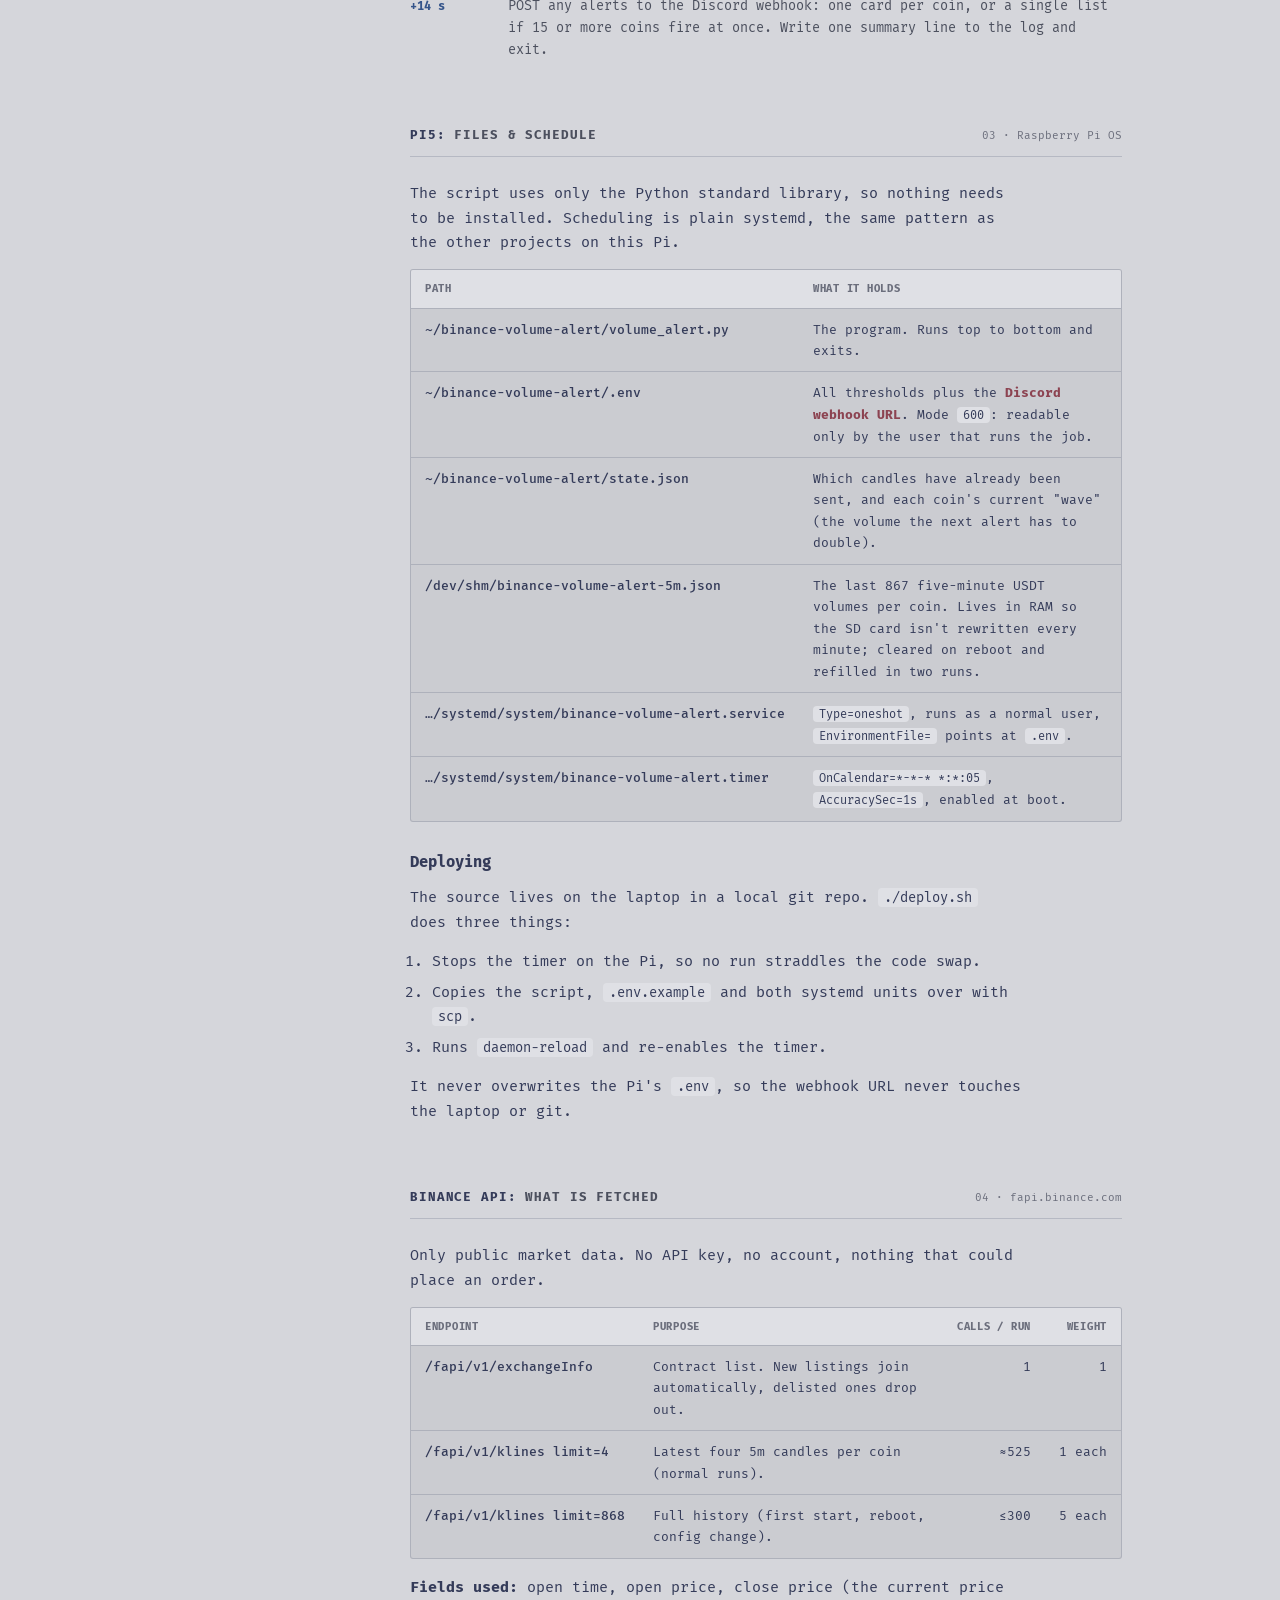
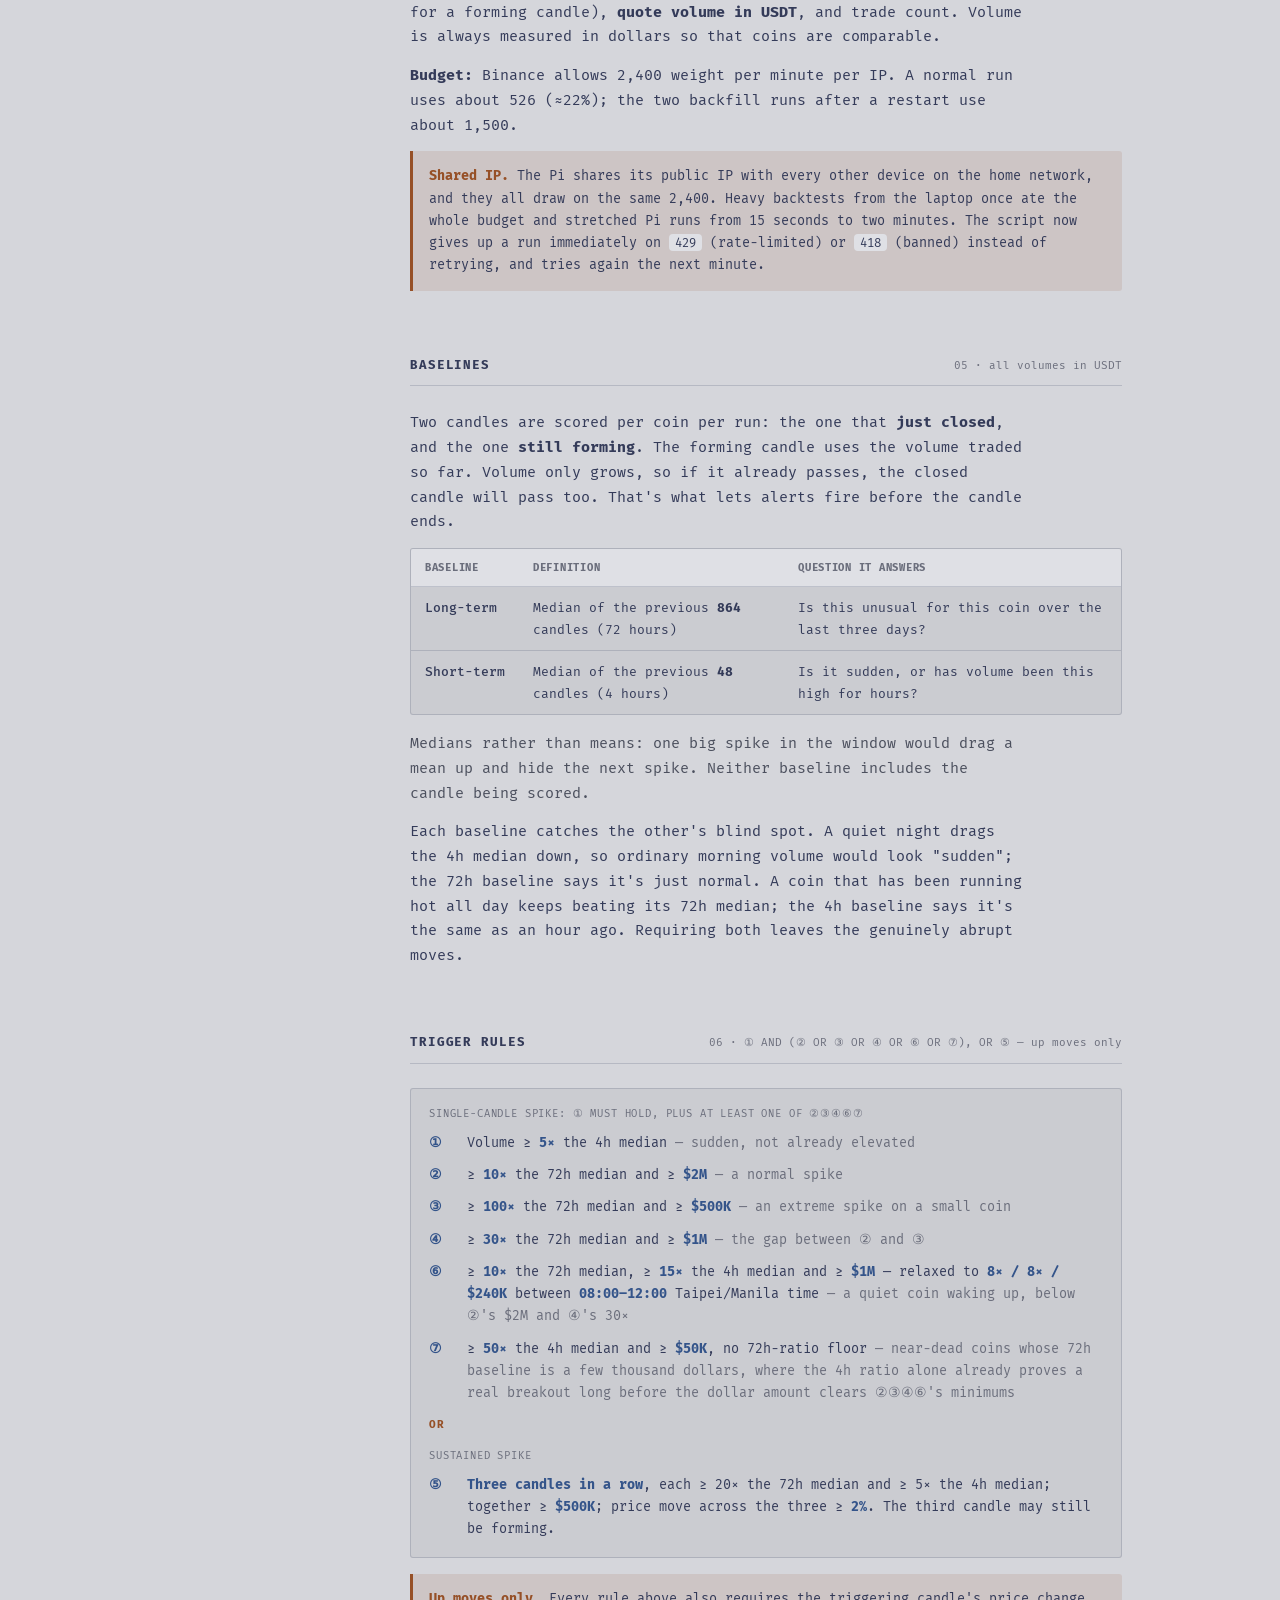
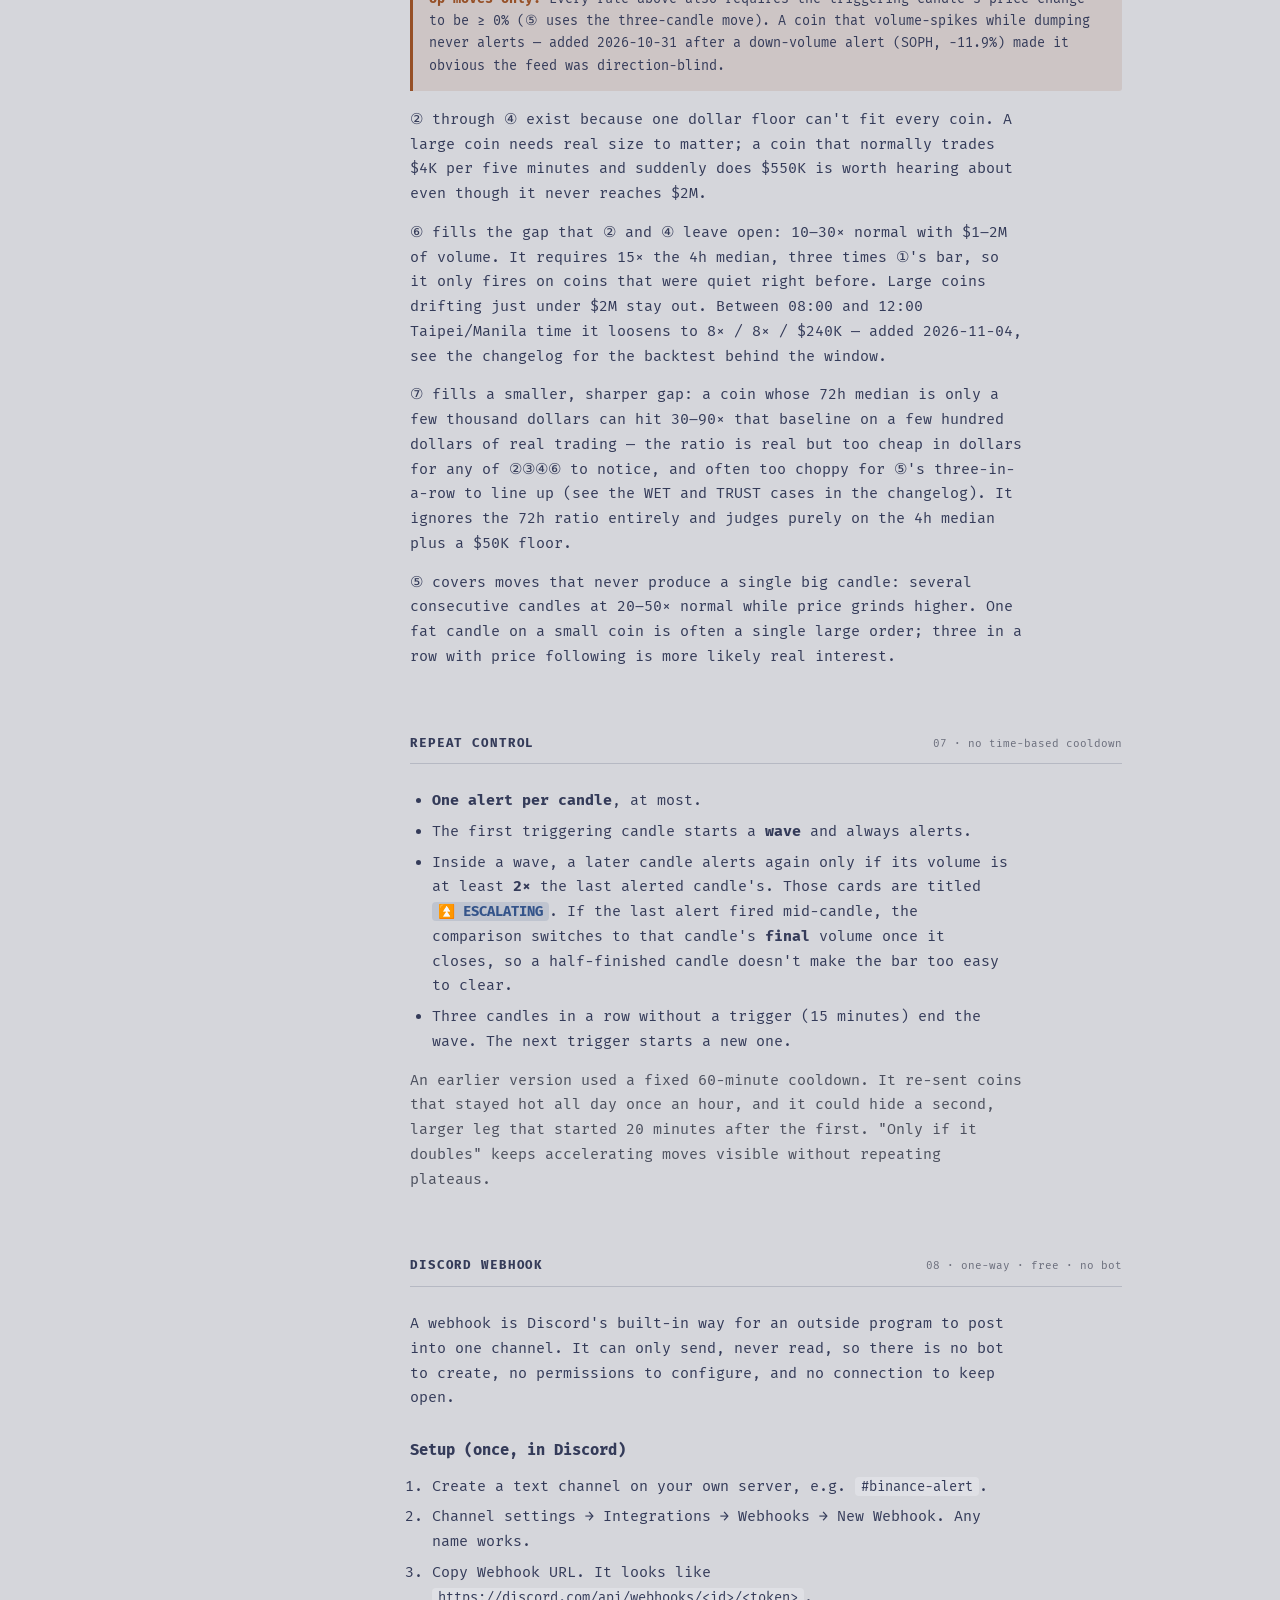
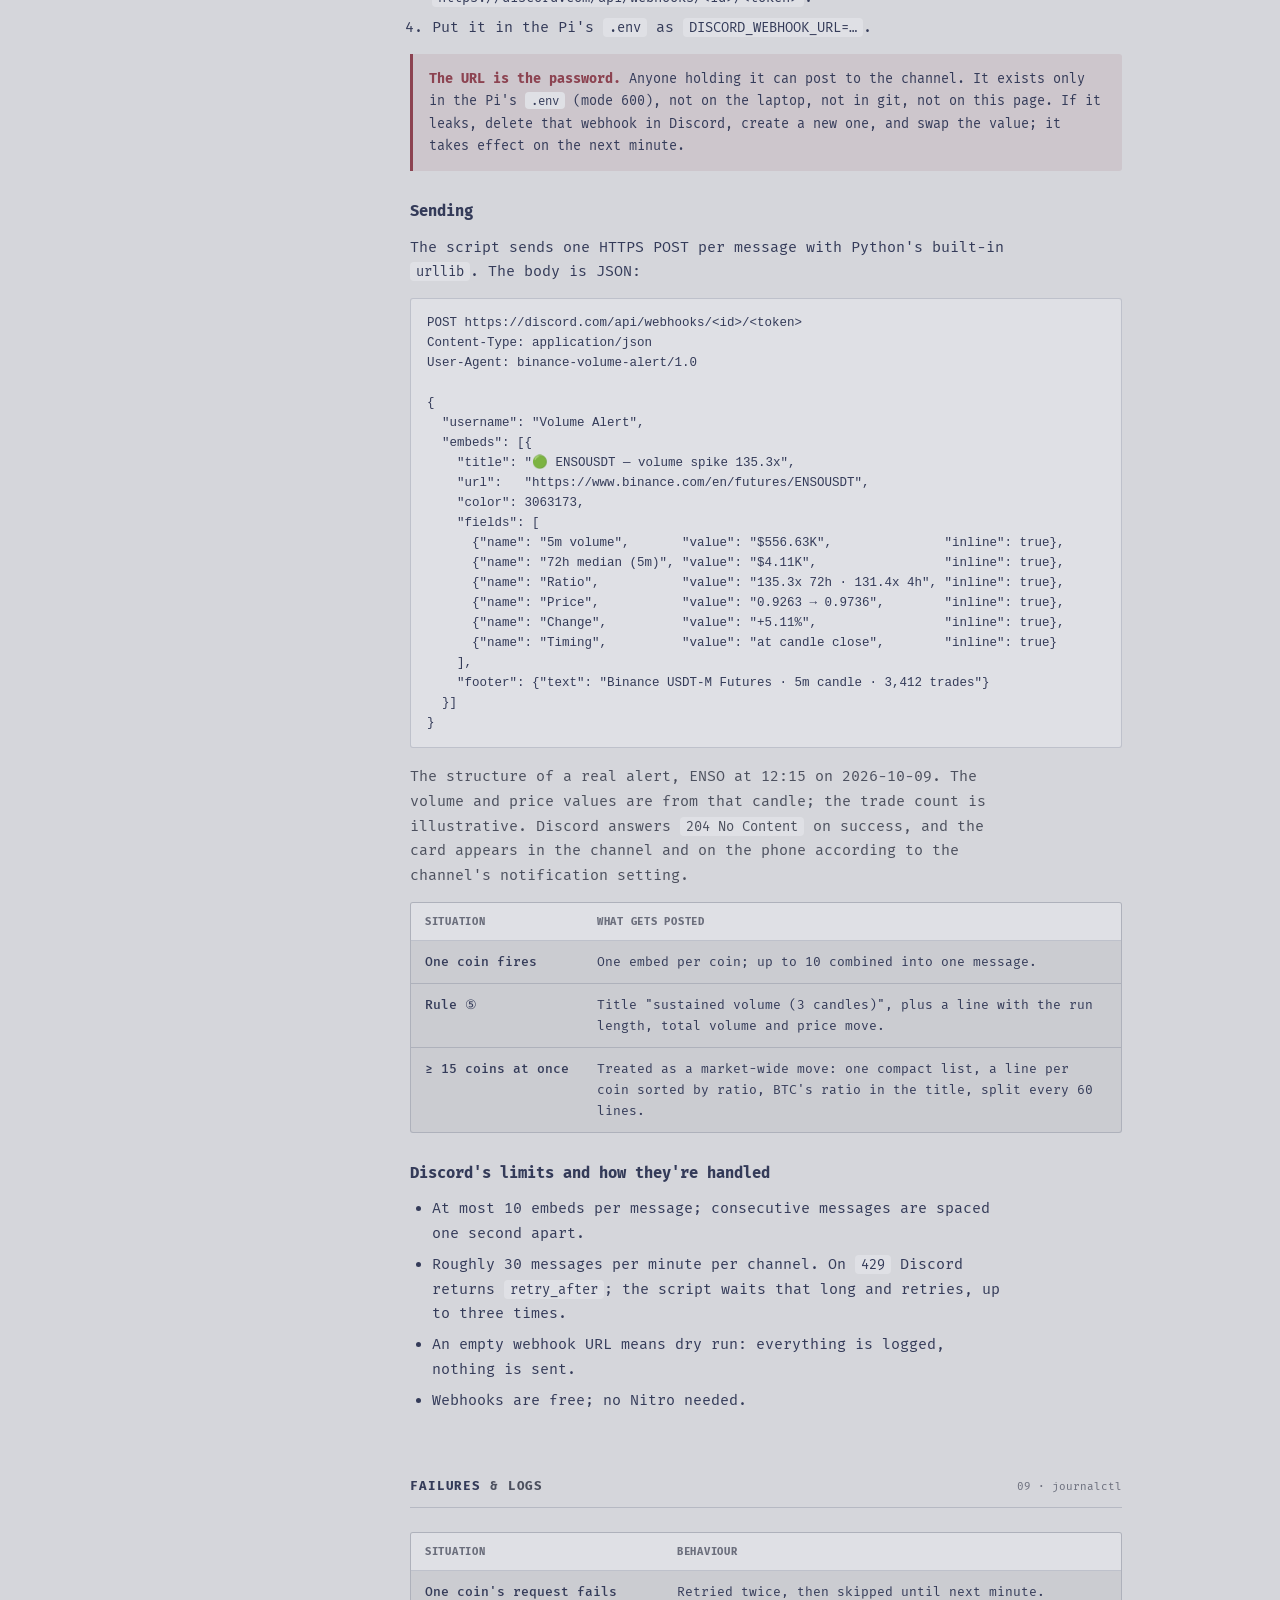
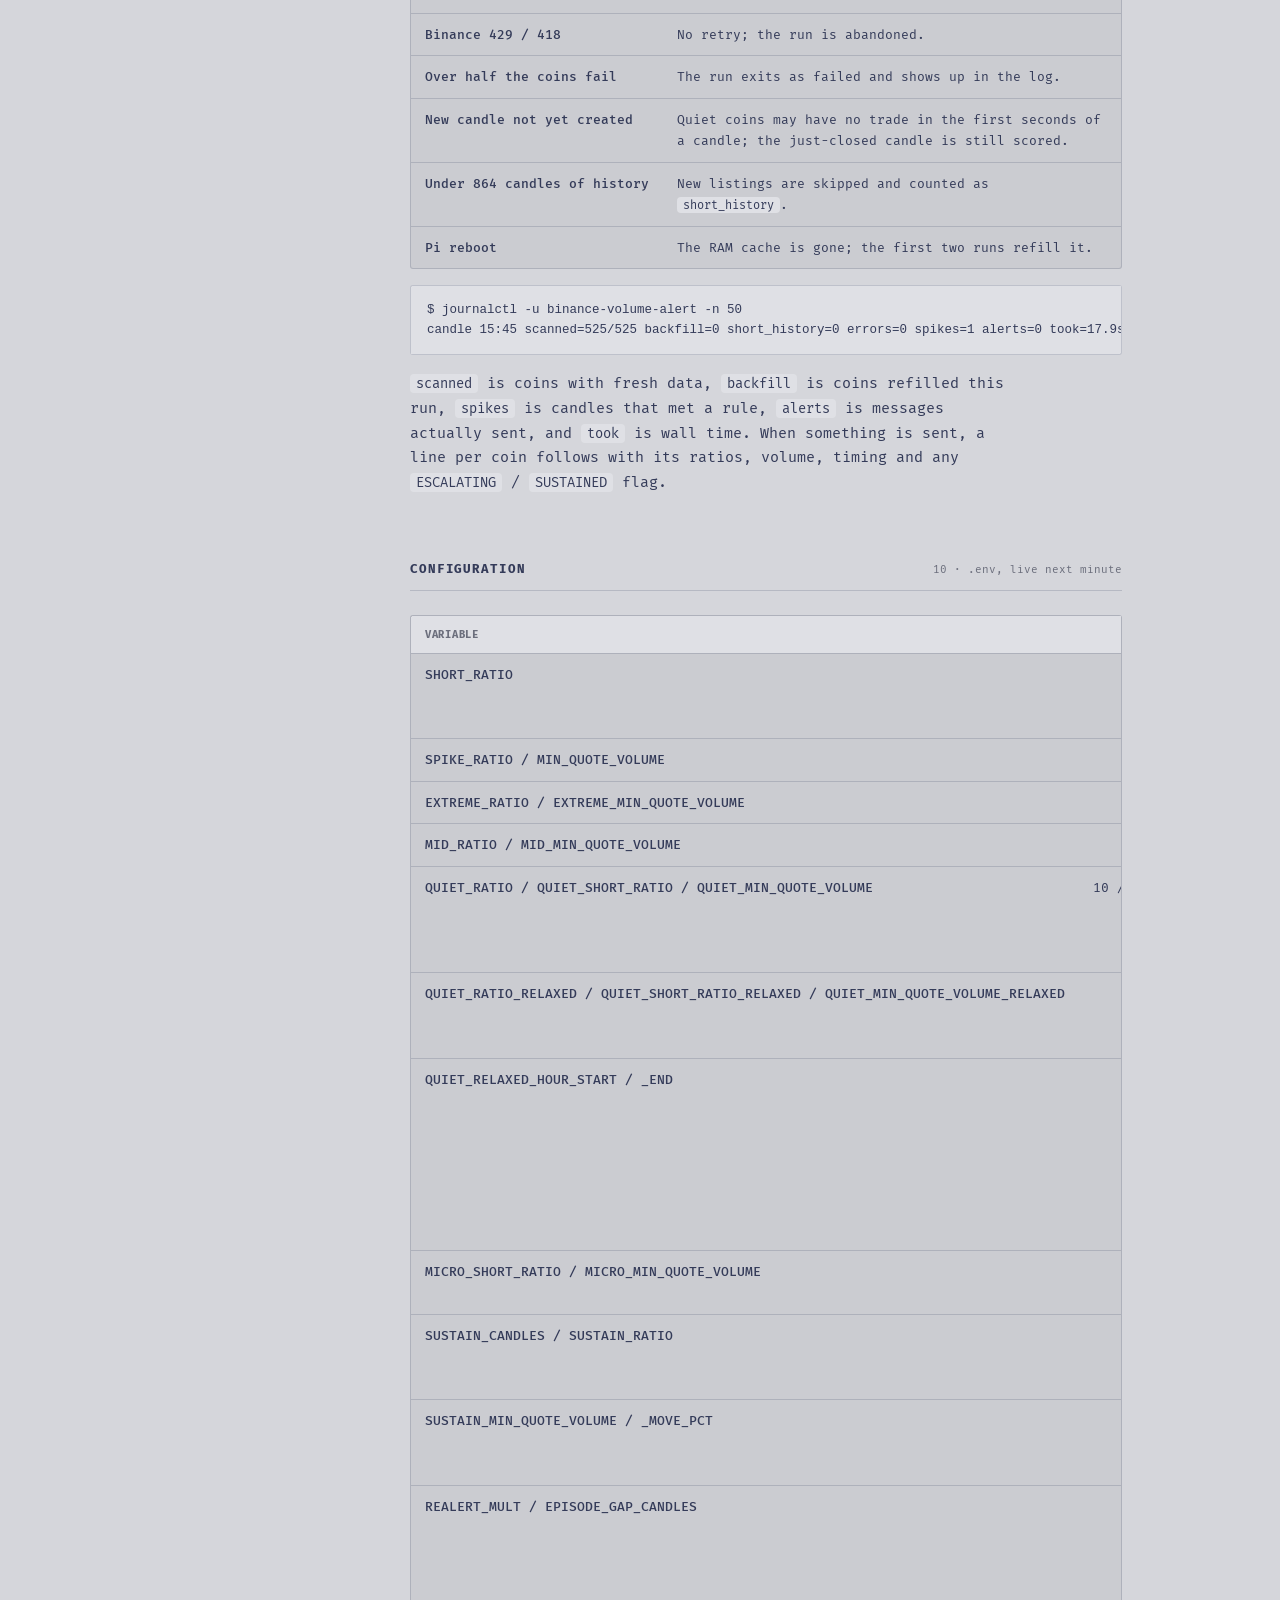
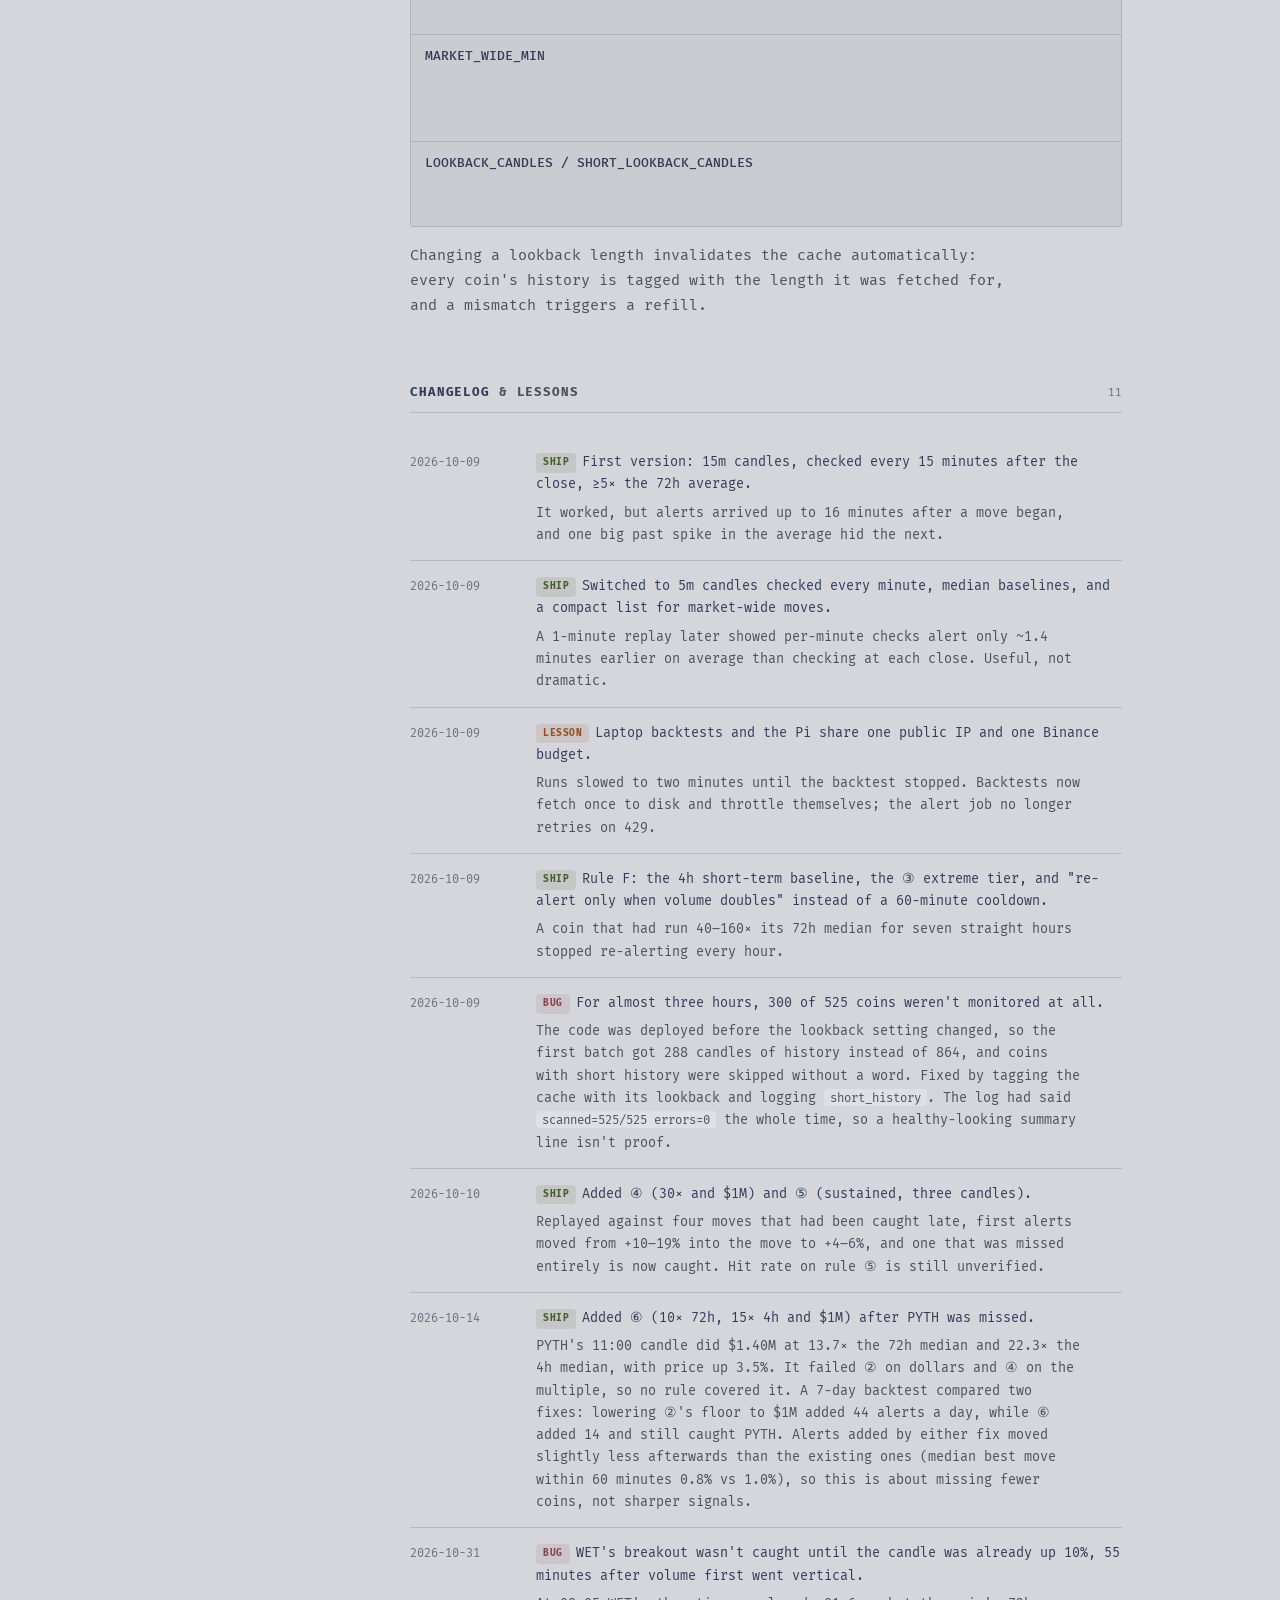
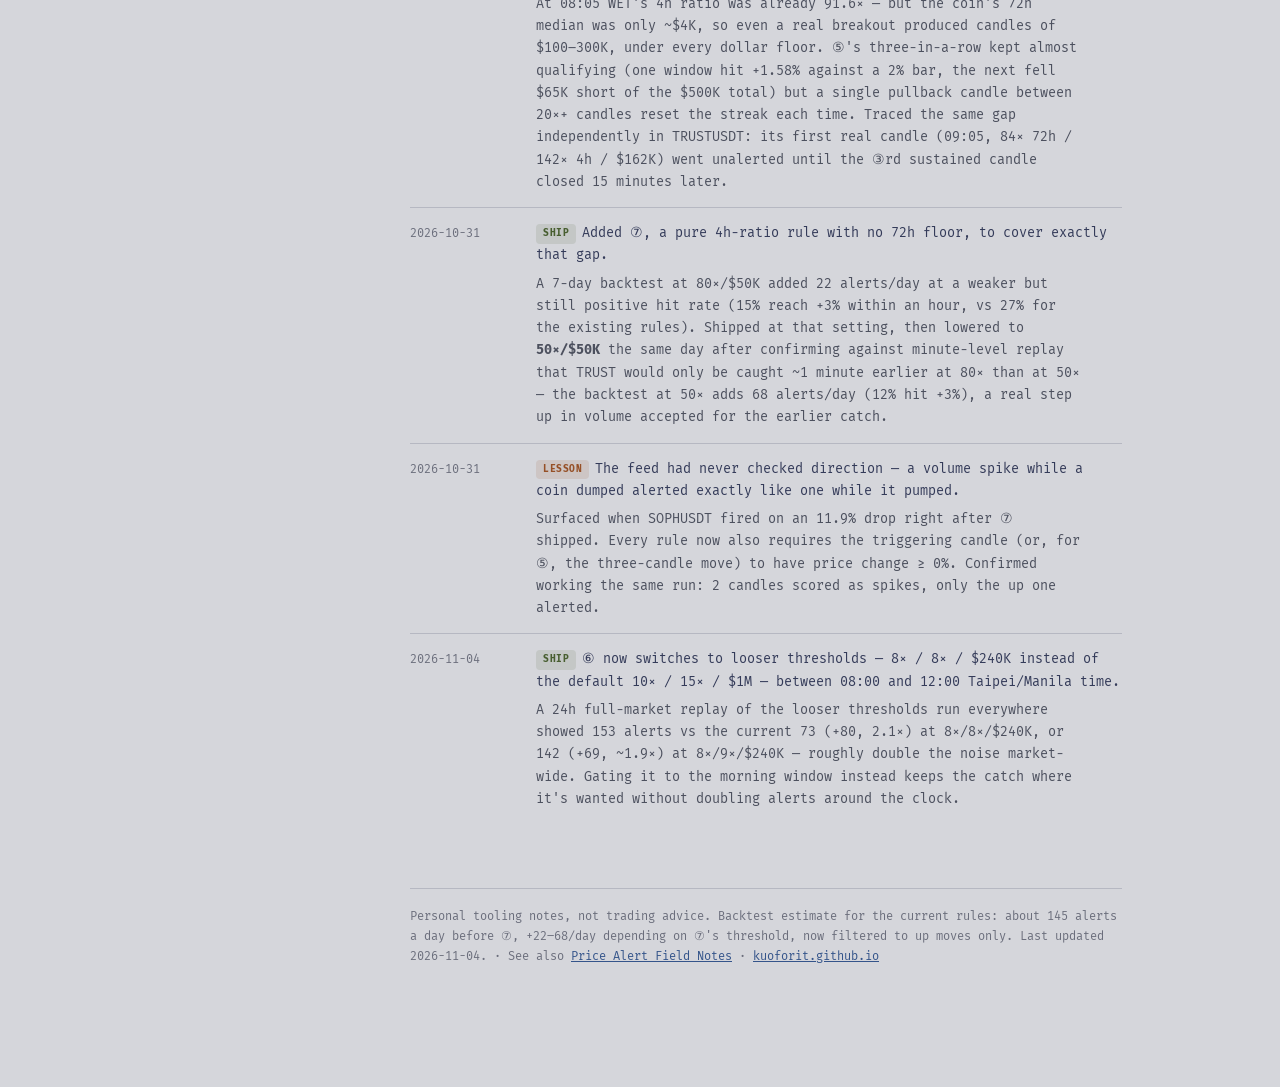
<file: static/volume-alert-notes/index.html>
<!doctype html>
<html lang="en">
<head>
<meta charset="utf-8">
<meta name="viewport" content="width=device-width, initial-scale=1">
<meta name="robots" content="noindex, nofollow">
<title>Volume Alert Field Notes</title>
<style>
  @import url('https://fonts.googleapis.com/css2?family=Fira+Mono:wght@400;500;700&display=swap');

  /* Palette matched to kuoforit.github.io (risotto theme, tokyo-night-light), same tokens as /lgr-notes/ */
  :root{
    --ground:      #D5D6DB;
    --surface:     #CBCCD1;
    --surface-2:   #DFE0E5;
    --line:        #343B5930;
    --ink:         #343B59;
    --ink-soft:    #4C505E;
    --ink-faint:   #6B6E7C;

    --level:       #34548A;   /* structure: flow, rules, links */
    --level-soft:  #34548A22;
    --confirm:     #485E30;   /* verified / working */
    --confirm-soft:#485E301e;
    --pending:     #965027;   /* caveats, Binance side */
    --pending-soft:#96502720;
    --reaction:    #8C4351;   /* secrets, failures */
    --reaction-soft:#8C43511c;

    --shadow: 0 1px 2px rgba(52,59,89,.08), 0 8px 24px -12px rgba(52,59,89,.16);
  }
  @media (prefers-color-scheme: dark){
    :root:not([data-theme="light"]){
      --ground:#1A1B26; --surface:#212330; --surface-2:#2B2E42; --line:#A9B1D630;
      --ink:#C0CAF5; --ink-soft:#9AA5CE; --ink-faint:#7982B0;
      --level:#7AA2F7; --level-soft:#7AA2F724; --confirm:#9ECE6A; --confirm-soft:#9ECE6A20;
      --pending:#E0AF68; --pending-soft:#E0AF6822; --reaction:#F7768E; --reaction-soft:#F7768E1e;
      --shadow: 0 1px 2px rgba(0,0,0,.4), 0 8px 24px -12px rgba(0,0,0,.55);
      color-scheme: dark;
    }
  }
  :root[data-theme="dark"]{
    --ground:#1A1B26; --surface:#212330; --surface-2:#2B2E42; --line:#A9B1D630;
    --ink:#C0CAF5; --ink-soft:#9AA5CE; --ink-faint:#7982B0;
    --level:#7AA2F7; --level-soft:#7AA2F724; --confirm:#9ECE6A; --confirm-soft:#9ECE6A20;
    --pending:#E0AF68; --pending-soft:#E0AF6822; --reaction:#F7768E; --reaction-soft:#F7768E1e;
    --shadow: 0 1px 2px rgba(0,0,0,.4), 0 8px 24px -12px rgba(0,0,0,.55);
    color-scheme: dark;
  }

  *{box-sizing:border-box;}
  html{ scroll-behavior:smooth; }
  @media (prefers-reduced-motion: reduce){ html{ scroll-behavior:auto; } }
  body{
    margin:0; background:var(--ground); color:var(--ink);
    font-family:'Fira Mono', ui-monospace, SFMono-Regular, Menlo, monospace;
    font-size:15px; line-height:1.65; -webkit-font-smoothing:antialiased;
  }
  a{ color:var(--level); }
  :focus-visible{ outline:2px solid var(--level); outline-offset:2px; }

  .layout{
    display:grid; grid-template-columns:196px minmax(0,760px); gap:56px;
    max-width:1012px; margin:0 auto; padding:72px 24px 120px; align-items:start;
  }
  .wrap{ min-width:0; }

  .toc{ position:sticky; top:48px; display:flex; flex-direction:column; gap:1px; max-height:calc(100vh - 96px); overflow-y:auto; }
  .toc-title{ font-size:10.5px; text-transform:uppercase; letter-spacing:.08em; color:var(--ink-faint); margin-bottom:6px; }
  .toc-group{ font-size:9.5px; text-transform:uppercase; letter-spacing:.07em; color:var(--ink-faint); opacity:.75; margin:14px 0 4px; }
  .toc-group:first-of-type{ margin-top:4px; }
  .toc a{
    display:block; padding:4px 0 4px 12px; margin-left:-13px; border-left:2px solid transparent;
    font-size:12.5px; line-height:1.4; color:var(--ink-soft); text-decoration:none;
  }
  .toc a:hover{ color:var(--ink); }
  .toc a.active{ color:var(--level); border-left-color:var(--level); font-weight:600; }
  .toc .num{ color:var(--ink-faint); margin-right:6px; }
  .toc a.active .num{ color:var(--level); }

  .toolbar{ position:fixed; top:16px; right:16px; z-index:50; display:inline-flex; gap:8px; }
  .hud-btn{
    display:inline-flex; align-items:center; justify-content:center; padding:6px 9px; line-height:0;
    border-radius:3px; border:1px solid var(--line); background:var(--surface); color:var(--ink);
    cursor:pointer; box-shadow:var(--shadow);
  }
  .hud-btn:hover{ color:var(--level); border-color:var(--level); }
  @media (max-width:560px){ .toolbar{ top:8px; right:8px; } }
  @media (max-width:900px){
    .layout{ grid-template-columns:1fr; padding-top:48px; padding-inline:16px; }
    .toc{ display:none; }
  }

  .eyebrow{ font-size:11px; letter-spacing:.09em; text-transform:uppercase; color:var(--ink-faint); margin:0 0 14px; }
  h1{ font-size:36px; font-weight:700; letter-spacing:-0.01em; line-height:1.14; margin:0 0 14px; text-wrap:balance; }
  .lede{ color:var(--ink-soft); font-size:15.5px; max-width:62ch; margin:0 0 8px; }
  .lede b{ color:var(--ink); font-weight:600; }
  .epigraph{
    margin:32px 0 48px; padding:18px 22px; border-left:3px solid var(--level); background:var(--level-soft);
    font-size:13.5px; color:var(--ink);
  }
  .epigraph span{ display:block; margin-top:6px; color:var(--ink-faint); font-size:11px; text-transform:uppercase; letter-spacing:.08em; }

  section{ margin-bottom:64px; scroll-margin-top:24px; }
  .sec-head{ display:flex; align-items:baseline; justify-content:space-between; gap:16px; border-bottom:1px solid var(--line); padding-bottom:10px; margin-bottom:24px; }
  h2{ font-size:12.5px; font-weight:600; text-transform:uppercase; letter-spacing:.07em; color:var(--ink-soft); margin:0; }
  h2 b{ color:var(--ink); }
  .sec-num{ font-size:11px; color:var(--ink-faint); white-space:nowrap; }
  h3{ font-size:15.5px; font-weight:600; margin:28px 0 10px; }
  h3:first-child{ margin-top:0; }
  p{ margin:0 0 14px; max-width:68ch; }
  p.soft{ color:var(--ink-soft); }
  ul.plain, ol.plain{ margin:0 0 14px; padding-left:22px; }
  ul.plain li, ol.plain li{ margin-bottom:6px; max-width:64ch; }
  code{ font-family:inherit; font-size:.92em; background:var(--surface-2); padding:1px 6px; border-radius:4px; word-break:break-word; }
  code.term{ font-weight:600; color:var(--level); background:var(--level-soft); }
  pre{ margin:0 0 16px; background:var(--surface-2); border:1px solid var(--line); border-radius:3px; padding:14px 16px; overflow-x:auto; font-size:12.5px; line-height:1.6; }
  pre code{ background:none; padding:0; font-size:inherit; }
  .secret{ color:var(--reaction); font-weight:600; }

  .tbl{ overflow-x:auto; margin:0 0 16px; border:1px solid var(--line); border-radius:3px; background:var(--surface); }
  table{ border-collapse:collapse; width:100%; font-size:13px; }
  th, td{ text-align:left; vertical-align:top; padding:10px 14px; border-bottom:1px solid var(--line); }
  tr:last-child td{ border-bottom:none; }
  th{ font-size:10.5px; font-weight:600; text-transform:uppercase; letter-spacing:.07em; color:var(--ink-faint); white-space:nowrap; background:var(--surface-2); }
  td.k{ white-space:nowrap; color:var(--ink); font-weight:500; }
  td.n, th.n{ text-align:right; font-variant-numeric:tabular-nums; white-space:nowrap; }
  td .soft{ color:var(--ink-soft); }

  .note{ margin:0 0 16px; padding:14px 16px; border-left:3px solid var(--pending); background:var(--pending-soft); border-radius:0 3px 3px 0; font-size:13.5px; color:var(--ink); }
  .note b{ color:var(--pending); }
  .note.secret-note{ border-left-color:var(--reaction); background:var(--reaction-soft); }
  .note.secret-note b{ color:var(--reaction); }

  .sequence{ display:flex; flex-direction:column; }
  .step{ display:grid; grid-template-columns:82px 1fr; gap:16px; position:relative; padding-bottom:20px; }
  .step:last-child{ padding-bottom:0; }
  .step-t{ font-size:12px; font-weight:600; color:var(--level); padding-top:2px; font-variant-numeric:tabular-nums; }
  .step-body{ font-size:13.5px; color:var(--ink-soft); }
  .step-body b{ color:var(--ink); font-weight:600; }

  .rule-box{ margin:0 0 16px; padding:16px 18px; background:var(--surface); border:1px solid var(--line); border-radius:3px; display:flex; flex-direction:column; gap:10px; }
  .rule-group{ font-size:10.5px; text-transform:uppercase; letter-spacing:.08em; color:var(--ink-faint); }
  .rule{ display:grid; grid-template-columns:28px 1fr; gap:10px; font-size:13.5px; }
  .rule b{ color:var(--level); font-weight:700; }
  .rule .why{ color:var(--ink-faint); }
  .rule-or{ font-size:11px; font-weight:600; letter-spacing:.12em; color:var(--pending); text-transform:uppercase; padding:2px 0; }

  .diagram{ margin:0 0 12px; padding:12px; background:var(--surface); border:1px solid var(--line); border-radius:3px; overflow-x:auto; }
  .diagram svg{ display:block; min-width:720px; width:100%; height:auto; }
  svg .zone{ fill:var(--level-soft); }
  svg .zone2{ fill:var(--pending-soft); }
  svg .zone3{ fill:var(--confirm-soft); }
  svg .box{ fill:var(--surface-2); stroke:var(--line); stroke-width:1.2; }
  svg .ztitle{ fill:var(--level); font:600 12px 'Fira Mono', monospace; letter-spacing:.06em; }
  svg .ztitle2{ fill:var(--pending); font:600 12px 'Fira Mono', monospace; letter-spacing:.06em; }
  svg .ztitle3{ fill:var(--confirm); font:600 12px 'Fira Mono', monospace; letter-spacing:.06em; }
  svg .lbl{ fill:var(--ink); font:600 13px 'Fira Mono', monospace; }
  svg .sub{ fill:var(--ink-soft); font:11.5px 'Fira Mono', monospace; }
  svg .flow{ stroke:var(--level); stroke-width:1.6; fill:none; }
  svg .flow2{ stroke:var(--pending); stroke-width:1.6; fill:none; }
  svg .flow3{ stroke:var(--confirm); stroke-width:1.6; fill:none; }
  svg .flowlbl{ fill:var(--ink-faint); font:11px 'Fira Mono', monospace; }
  svg .ah{ fill:var(--level); } svg .ah2{ fill:var(--pending); } svg .ah3{ fill:var(--confirm); }
  .diagram-cap{ font-size:12.5px; color:var(--ink-soft); margin:0 0 16px; }

  .log-entry{ display:grid; grid-template-columns:110px 1fr; gap:16px; padding:14px 0; border-bottom:1px solid var(--line); }
  .log-entry:last-child{ border-bottom:none; }
  .log-date{ font-size:12px; color:var(--ink-faint); padding-top:2px; font-variant-numeric:tabular-nums; }
  .log-body{ font-size:13.5px; }
  .log-body .tag{ display:inline-block; font-size:9.5px; font-weight:600; letter-spacing:.06em; text-transform:uppercase; padding:2px 7px; border-radius:4px; margin-right:6px; vertical-align:1px; }
  .tag.ship{ color:var(--confirm); background:var(--confirm-soft); }
  .tag.bug{ color:var(--reaction); background:var(--reaction-soft); }
  .tag.lesson{ color:var(--pending); background:var(--pending-soft); }
  .log-body p{ margin:6px 0 0; color:var(--ink-soft); }

  footer{ border-top:1px solid var(--line); padding-top:18px; font-size:12px; color:var(--ink-faint); }
  @media (max-width:560px){
    h1{ font-size:28px; }
    .step{ grid-template-columns:1fr; gap:2px; }
    .log-entry{ grid-template-columns:1fr; gap:4px; }
  }
</style>
</head>
<body>
<div class="toolbar">
  <button id="theme-toggle" class="hud-btn" type="button" aria-label="Switch to dark mode"><svg viewBox="0 0 24 24" width="15" height="15" fill="none" stroke="currentColor" stroke-width="2" stroke-linecap="round" stroke-linejoin="round"><path d="M21 12.79A9 9 0 1 1 11.21 3 7 7 0 0 0 21 12.79z"/></svg></button>
</div>

<div class="layout">
<nav class="toc" aria-label="Contents">
  <div class="toc-title">Contents</div>
  <div class="toc-group">System</div>
  <a href="#s01"><span class="num">01</span>Data flow</a>
  <a href="#s02"><span class="num">02</span>One minute, step by step</a>
  <a href="#s03"><span class="num">03</span>Pi5: files &amp; schedule</a>
  <a href="#s04"><span class="num">04</span>Binance API</a>
  <div class="toc-group">Logic</div>
  <a href="#s05"><span class="num">05</span>Baselines</a>
  <a href="#s06"><span class="num">06</span>Trigger rules</a>
  <a href="#s07"><span class="num">07</span>Repeat control</a>
  <div class="toc-group">Delivery &amp; ops</div>
  <a href="#s08"><span class="num">08</span>Discord webhook</a>
  <a href="#s09"><span class="num">09</span>Failures &amp; logs</a>
  <a href="#s10"><span class="num">10</span>Configuration</a>
  <a href="#s11"><span class="num">11</span>Changelog &amp; lessons</a>
</nav>

<main class="wrap">
  <div class="eyebrow">Binance USDT-M Futures · 5m candles · Raspberry Pi 5 → Discord</div>
  <h1>Volume Alert Field Notes</h1>
  <p class="lede">A small program on a <b>Raspberry Pi 5</b> at home. Every minute it pulls the latest 5-minute candles for every Binance USDT-margined perpetual, decides which coins just saw <b>abnormal, sudden volume</b>, and pushes them to a Discord channel through a webhook.</p>
  <p class="lede">These notes document how it works end to end: where the data comes from, how the decision is made, and how the message reaches Discord.</p>
  <div class="epigraph">A spike has to be unusual against the last three days <i>and</i> sudden against the last four hours.<span>The one-line version of the rule</span></div>

  <!-- 01 -->
  <section id="s01">
    <div class="sec-head"><h2><b>Data flow</b></h2><span class="sec-num">01</span></div>
    <div class="diagram" role="img" aria-label="Flow diagram: a systemd timer on the Pi5 starts volume_alert.py every minute; it reads the Binance public REST API, updates an in-memory cache and a state file, and posts alerts over HTTPS to a Discord webhook, which shows them in a channel and pushes them to a phone.">
      <svg viewBox="0 0 900 380" xmlns="http://www.w3.org/2000/svg">
        <defs>
          <marker id="a1" viewBox="0 0 10 10" refX="9" refY="5" markerWidth="7" markerHeight="7" orient="auto-start-reverse"><path class="ah" d="M0,0 L10,5 L0,10 z"/></marker>
          <marker id="a2" viewBox="0 0 10 10" refX="9" refY="5" markerWidth="7" markerHeight="7" orient="auto-start-reverse"><path class="ah2" d="M0,0 L10,5 L0,10 z"/></marker>
          <marker id="a3" viewBox="0 0 10 10" refX="9" refY="5" markerWidth="7" markerHeight="7" orient="auto-start-reverse"><path class="ah3" d="M0,0 L10,5 L0,10 z"/></marker>
        </defs>
        <rect class="zone" x="10" y="10" width="420" height="360" rx="6"/>
        <text class="ztitle" x="28" y="36">RASPBERRY PI 5 · HOME</text>
        <rect class="box" x="28" y="52" width="180" height="62" rx="4"/>
        <text class="lbl" x="42" y="78">systemd timer</text>
        <text class="sub" x="42" y="98">every minute at :05</text>
        <rect class="box" x="230" y="52" width="182" height="126" rx="4"/>
        <text class="lbl" x="244" y="78">volume_alert.py</text>
        <text class="sub" x="244" y="98">1 fetch list + candles</text>
        <text class="sub" x="244" y="116">2 update cache</text>
        <text class="sub" x="244" y="134">3 baselines + rules</text>
        <text class="sub" x="244" y="152">4 repeat control</text>
        <text class="sub" x="244" y="170">5 post to Discord</text>
        <rect class="box" x="28" y="140" width="180" height="62" rx="4"/>
        <text class="lbl" x="42" y="166">.env</text>
        <text class="sub" x="42" y="186">thresholds + webhook</text>
        <rect class="box" x="28" y="222" width="180" height="62" rx="4"/>
        <text class="lbl" x="42" y="248">/dev/shm cache</text>
        <text class="sub" x="42" y="268">867 volumes / coin</text>
        <rect class="box" x="28" y="300" width="180" height="56" rx="4"/>
        <text class="lbl" x="42" y="324">state.json</text>
        <text class="sub" x="42" y="342">sent candles, waves</text>
        <rect class="box" x="230" y="222" width="182" height="62" rx="4"/>
        <text class="lbl" x="244" y="248">journald log</text>
        <text class="sub" x="244" y="268">one line per run</text>
        <path class="flow" d="M208,83 H230" marker-end="url(#a1)"/>
        <path class="flow" d="M208,171 C219,171 219,150 230,150" marker-end="url(#a1)"/>
        <path class="flow" d="M230,160 C214,200 214,240 208,250" marker-start="url(#a1)" marker-end="url(#a1)"/>
        <path class="flow" d="M240,178 C190,250 214,320 208,326" marker-start="url(#a1)" marker-end="url(#a1)"/>
        <path class="flow" d="M321,178 V222" marker-end="url(#a1)"/>

        <rect class="zone2" x="470" y="10" width="420" height="168" rx="6"/>
        <text class="ztitle2" x="488" y="36">BINANCE PUBLIC API · NO KEY</text>
        <rect class="box" x="488" y="52" width="384" height="52" rx="4"/>
        <text class="lbl" x="502" y="74">GET /fapi/v1/exchangeInfo</text>
        <text class="sub" x="502" y="93">contract list · 1 call · weight 1</text>
        <rect class="box" x="488" y="114" width="384" height="52" rx="4"/>
        <text class="lbl" x="502" y="136">GET /fapi/v1/klines?interval=5m</text>
        <text class="sub" x="502" y="155">last 4 candles · ~525 calls · weight 1 each</text>
        <path class="flow2" d="M412,96 C445,96 445,78 488,78" marker-start="url(#a2)" marker-end="url(#a2)"/>
        <path class="flow2" d="M412,124 C445,124 445,140 488,140" marker-start="url(#a2)" marker-end="url(#a2)"/>
        <text class="flowlbl" x="420" y="196">HTTPS REST</text>

        <rect class="zone3" x="470" y="202" width="420" height="168" rx="6"/>
        <text class="ztitle3" x="488" y="228">DISCORD</text>
        <rect class="box" x="488" y="244" width="186" height="60" rx="4"/>
        <text class="lbl" x="502" y="268">Webhook URL</text>
        <text class="sub" x="502" y="288">POST JSON embeds</text>
        <rect class="box" x="690" y="244" width="182" height="60" rx="4"/>
        <text class="lbl" x="704" y="268">Channel</text>
        <text class="sub" x="704" y="288">cards / market list</text>
        <rect class="box" x="690" y="316" width="182" height="44" rx="4"/>
        <text class="lbl" x="704" y="343">Phone push</text>
        <path class="flow3" d="M412,165 C455,165 450,274 488,274" marker-end="url(#a3)"/>
        <path class="flow3" d="M674,274 H690" marker-end="url(#a3)"/>
        <path class="flow3" d="M781,304 V316" marker-end="url(#a3)"/>
        <text class="flowlbl" x="420" y="318">HTTPS POST</text>
      </svg>
    </div>
    <p class="diagram-cap">Blue: inside the Pi5. Orange: requests to Binance. Green: delivery to Discord.</p>
    <p>Each outside party has exactly one job. The <b>Pi5</b> schedules, computes and keeps state. <b>Binance</b> is only read from. <b>Discord</b> is only written to. Data moves one way; nothing comes back from Discord.</p>
  </section>

  <!-- 02 -->
  <section id="s02">
    <div class="sec-head"><h2><b>One minute,</b> step by step</h2><span class="sec-num">02 · ~15–18 s per run</span></div>
    <div class="sequence">
      <div class="step"><div class="step-t">hh:mm:05</div><div class="step-body">The systemd timer starts <code>binance-volume-alert.service</code>, a one-shot job. If the previous run is still going, a second one is not started on top of it.</div></div>
      <div class="step"><div class="step-t">+0.3 s</div><div class="step-body">Load thresholds and the webhook URL from <code>.env</code>. Ask Binance for the contract list and keep the ones that are <b>USDT-quoted, perpetual and trading</b>, currently about 525.</div></div>
      <div class="step"><div class="step-t">+0.5 s</div><div class="step-body">Over 32 parallel connections, fetch the <b>latest four 5m candles</b> for every coin: three closed plus the one still forming. Coins whose cache is missing or stale get the full 868-candle history instead, at most 300 per run.</div></div>
      <div class="step"><div class="step-t">+12 s</div><div class="step-body">Append newly closed candles to the in-memory cache, keeping the last 867 USDT volumes per coin.</div></div>
      <div class="step"><div class="step-t">+13 s</div><div class="step-body">For each coin, score the <b>just-closed</b> and the <b>still-forming</b> candle: compute the 72h and 4h medians, apply rules ①–⑦, then check <code>state.json</code> to decide whether this is a new alert.</div></div>
      <div class="step"><div class="step-t">+14 s</div><div class="step-body">POST any alerts to the Discord webhook: one card per coin, or a single list if 15 or more coins fire at once. Write one summary line to the log and exit.</div></div>
    </div>
  </section>

  <!-- 03 -->
  <section id="s03">
    <div class="sec-head"><h2><b>Pi5:</b> files &amp; schedule</h2><span class="sec-num">03 · Raspberry Pi OS</span></div>
    <p>The script uses only the Python standard library, so nothing needs to be installed. Scheduling is plain systemd, the same pattern as the other projects on this Pi.</p>
    <div class="tbl"><table>
      <thead><tr><th>Path</th><th>What it holds</th></tr></thead>
      <tbody>
        <tr><td class="k">~/binance-volume-alert/volume_alert.py</td><td>The program. Runs top to bottom and exits.</td></tr>
        <tr><td class="k">~/binance-volume-alert/.env</td><td>All thresholds plus the <span class="secret">Discord webhook URL</span>. Mode <code>600</code>: readable only by the user that runs the job.</td></tr>
        <tr><td class="k">~/binance-volume-alert/state.json</td><td>Which candles have already been sent, and each coin's current "wave" (the volume the next alert has to double).</td></tr>
        <tr><td class="k">/dev/shm/binance-volume-alert-5m.json</td><td>The last 867 five-minute USDT volumes per coin. Lives in RAM so the SD card isn't rewritten every minute; cleared on reboot and refilled in two runs.</td></tr>
        <tr><td class="k">…/systemd/system/binance-volume-alert.service</td><td><code>Type=oneshot</code>, runs as a normal user, <code>EnvironmentFile=</code> points at <code>.env</code>.</td></tr>
        <tr><td class="k">…/systemd/system/binance-volume-alert.timer</td><td><code>OnCalendar=*-*-* *:*:05</code>, <code>AccuracySec=1s</code>, enabled at boot.</td></tr>
      </tbody>
    </table></div>
    <h3>Deploying</h3>
    <p>The source lives on the laptop in a local git repo. <code>./deploy.sh</code> does three things:</p>
    <ol class="plain">
      <li>Stops the timer on the Pi, so no run straddles the code swap.</li>
      <li>Copies the script, <code>.env.example</code> and both systemd units over with <code>scp</code>.</li>
      <li>Runs <code>daemon-reload</code> and re-enables the timer.</li>
    </ol>
    <p>It never overwrites the Pi's <code>.env</code>, so the webhook URL never touches the laptop or git.</p>
  </section>

  <!-- 04 -->
  <section id="s04">
    <div class="sec-head"><h2><b>Binance API:</b> what is fetched</h2><span class="sec-num">04 · fapi.binance.com</span></div>
    <p>Only public market data. No API key, no account, nothing that could place an order.</p>
    <div class="tbl"><table>
      <thead><tr><th>Endpoint</th><th>Purpose</th><th class="n">Calls / run</th><th class="n">Weight</th></tr></thead>
      <tbody>
        <tr><td class="k">/fapi/v1/exchangeInfo</td><td>Contract list. New listings join automatically, delisted ones drop out.</td><td class="n">1</td><td class="n">1</td></tr>
        <tr><td class="k">/fapi/v1/klines limit=4</td><td>Latest four 5m candles per coin (normal runs).</td><td class="n">≈525</td><td class="n">1 each</td></tr>
        <tr><td class="k">/fapi/v1/klines limit=868</td><td>Full history (first start, reboot, config change).</td><td class="n">≤300</td><td class="n">5 each</td></tr>
      </tbody>
    </table></div>
    <p><b>Fields used:</b> open time, open price, close price (the current price for a forming candle), <b>quote volume in USDT</b>, and trade count. Volume is always measured in dollars so that coins are comparable.</p>
    <p><b>Budget:</b> Binance allows 2,400 weight per minute per IP. A normal run uses about 526 (≈22%); the two backfill runs after a restart use about 1,500.</p>
    <div class="note"><b>Shared IP.</b> The Pi shares its public IP with every other device on the home network, and they all draw on the same 2,400. Heavy backtests from the laptop once ate the whole budget and stretched Pi runs from 15 seconds to two minutes. The script now gives up a run immediately on <code>429</code> (rate-limited) or <code>418</code> (banned) instead of retrying, and tries again the next minute.</div>
  </section>

  <!-- 05 -->
  <section id="s05">
    <div class="sec-head"><h2><b>Baselines</b></h2><span class="sec-num">05 · all volumes in USDT</span></div>
    <p>Two candles are scored per coin per run: the one that <b>just closed</b>, and the one <b>still forming</b>. The forming candle uses the volume traded so far. Volume only grows, so if it already passes, the closed candle will pass too. That's what lets alerts fire before the candle ends.</p>
    <div class="tbl"><table>
      <thead><tr><th>Baseline</th><th>Definition</th><th>Question it answers</th></tr></thead>
      <tbody>
        <tr><td class="k">Long-term</td><td>Median of the previous <b>864</b> candles (72 hours)</td><td>Is this unusual for this coin over the last three days?</td></tr>
        <tr><td class="k">Short-term</td><td>Median of the previous <b>48</b> candles (4 hours)</td><td>Is it sudden, or has volume been this high for hours?</td></tr>
      </tbody>
    </table></div>
    <p class="soft">Medians rather than means: one big spike in the window would drag a mean up and hide the next spike. Neither baseline includes the candle being scored.</p>
    <p>Each baseline catches the other's blind spot. A quiet night drags the 4h median down, so ordinary morning volume would look "sudden"; the 72h baseline says it's just normal. A coin that has been running hot all day keeps beating its 72h median; the 4h baseline says it's the same as an hour ago. Requiring both leaves the genuinely abrupt moves.</p>
  </section>

  <!-- 06 -->
  <section id="s06">
    <div class="sec-head"><h2><b>Trigger rules</b></h2><span class="sec-num">06 · ① AND (② OR ③ OR ④ OR ⑥ OR ⑦), OR ⑤ — up moves only</span></div>
    <div class="rule-box">
      <div class="rule-group">Single-candle spike: ① must hold, plus at least one of ②③④⑥⑦</div>
      <div class="rule"><b>①</b><span>Volume ≥ <b>5×</b> the 4h median <span class="why">— sudden, not already elevated</span></span></div>
      <div class="rule"><b>②</b><span>≥ <b>10×</b> the 72h median and ≥ <b>$2M</b> <span class="why">— a normal spike</span></span></div>
      <div class="rule"><b>③</b><span>≥ <b>100×</b> the 72h median and ≥ <b>$500K</b> <span class="why">— an extreme spike on a small coin</span></span></div>
      <div class="rule"><b>④</b><span>≥ <b>30×</b> the 72h median and ≥ <b>$1M</b> <span class="why">— the gap between ② and ③</span></span></div>
      <div class="rule"><b>⑥</b><span>≥ <b>10×</b> the 72h median, ≥ <b>15×</b> the 4h median and ≥ <b>$1M</b> — relaxed to <b>8× / 8× / $240K</b> between <b>08:00–12:00</b> Taipei/Manila time <span class="why">— a quiet coin waking up, below ②'s $2M and ④'s 30×</span></span></div>
      <div class="rule"><b>⑦</b><span>≥ <b>50×</b> the 4h median and ≥ <b>$50K</b>, no 72h-ratio floor <span class="why">— near-dead coins whose 72h baseline is a few thousand dollars, where the 4h ratio alone already proves a real breakout long before the dollar amount clears ②③④⑥'s minimums</span></span></div>
      <div class="rule-or">or</div>
      <div class="rule-group">Sustained spike</div>
      <div class="rule"><b>⑤</b><span><b>Three candles in a row</b>, each ≥ 20× the 72h median and ≥ 5× the 4h median; together ≥ <b>$500K</b>; price move across the three ≥ <b>2%</b>. The third candle may still be forming.</span></div>
    </div>
    <div class="note"><b>Up moves only.</b> Every rule above also requires the triggering candle's price change to be ≥ 0% (⑤ uses the three-candle move). A coin that volume-spikes while dumping never alerts — added 2026-10-31 after a down-volume alert (SOPH, −11.9%) made it obvious the feed was direction-blind.</div>
    <p>② through ④ exist because one dollar floor can't fit every coin. A large coin needs real size to matter; a coin that normally trades $4K per five minutes and suddenly does $550K is worth hearing about even though it never reaches $2M.</p>
    <p>⑥ fills the gap that ② and ④ leave open: 10–30× normal with $1–2M of volume. It requires 15× the 4h median, three times ①'s bar, so it only fires on coins that were quiet right before. Large coins drifting just under $2M stay out. Between 08:00 and 12:00 Taipei/Manila time it loosens to 8× / 8× / $240K — added 2026-11-04, see the changelog for the backtest behind the window.</p>
    <p>⑦ fills a smaller, sharper gap: a coin whose 72h median is only a few thousand dollars can hit 30–90× that baseline on a few hundred dollars of real trading — the ratio is real but too cheap in dollars for any of ②③④⑥ to notice, and often too choppy for ⑤'s three-in-a-row to line up (see the WET and TRUST cases in the changelog). It ignores the 72h ratio entirely and judges purely on the 4h median plus a $50K floor.</p>
    <p>⑤ covers moves that never produce a single big candle: several consecutive candles at 20–50× normal while price grinds higher. One fat candle on a small coin is often a single large order; three in a row with price following is more likely real interest.</p>
  </section>

  <!-- 07 -->
  <section id="s07">
    <div class="sec-head"><h2><b>Repeat control</b></h2><span class="sec-num">07 · no time-based cooldown</span></div>
    <ul class="plain">
      <li><b>One alert per candle</b>, at most.</li>
      <li>The first triggering candle starts a <b>wave</b> and always alerts.</li>
      <li>Inside a wave, a later candle alerts again only if its volume is at least <b>2×</b> the last alerted candle's. Those cards are titled <code class="term">⏫ ESCALATING</code>. If the last alert fired mid-candle, the comparison switches to that candle's <b>final</b> volume once it closes, so a half-finished candle doesn't make the bar too easy to clear.</li>
      <li>Three candles in a row without a trigger (15 minutes) end the wave. The next trigger starts a new one.</li>
    </ul>
    <p class="soft">An earlier version used a fixed 60-minute cooldown. It re-sent coins that stayed hot all day once an hour, and it could hide a second, larger leg that started 20 minutes after the first. "Only if it doubles" keeps accelerating moves visible without repeating plateaus.</p>
  </section>

  <!-- 08 -->
  <section id="s08">
    <div class="sec-head"><h2><b>Discord webhook</b></h2><span class="sec-num">08 · one-way · free · no bot</span></div>
    <p>A webhook is Discord's built-in way for an outside program to post into one channel. It can only send, never read, so there is no bot to create, no permissions to configure, and no connection to keep open.</p>
    <h3>Setup (once, in Discord)</h3>
    <ol class="plain">
      <li>Create a text channel on your own server, e.g. <code>#binance-alert</code>.</li>
      <li>Channel settings → Integrations → Webhooks → New Webhook. Any name works.</li>
      <li>Copy Webhook URL. It looks like <code>https://discord.com/api/webhooks/&lt;id&gt;/&lt;token&gt;</code>.</li>
      <li>Put it in the Pi's <code>.env</code> as <code>DISCORD_WEBHOOK_URL=…</code>.</li>
    </ol>
    <div class="note secret-note"><b>The URL is the password.</b> Anyone holding it can post to the channel. It exists only in the Pi's <code>.env</code> (mode 600), not on the laptop, not in git, not on this page. If it leaks, delete that webhook in Discord, create a new one, and swap the value; it takes effect on the next minute.</div>
    <h3>Sending</h3>
    <p>The script sends one HTTPS POST per message with Python's built-in <code>urllib</code>. The body is JSON:</p>
<pre><code>POST https://discord.com/api/webhooks/&lt;id&gt;/&lt;token&gt;
Content-Type: application/json
User-Agent: binance-volume-alert/1.0

{
  "username": "Volume Alert",
  "embeds": [{
    "title": "🟢 ENSOUSDT — volume spike 135.3x",
    "url":   "https://www.binance.com/en/futures/ENSOUSDT",
    "color": 3063173,
    "fields": [
      {"name": "5m volume",       "value": "$556.63K",               "inline": true},
      {"name": "72h median (5m)", "value": "$4.11K",                 "inline": true},
      {"name": "Ratio",           "value": "135.3x 72h · 131.4x 4h", "inline": true},
      {"name": "Price",           "value": "0.9263 → 0.9736",        "inline": true},
      {"name": "Change",          "value": "+5.11%",                 "inline": true},
      {"name": "Timing",          "value": "at candle close",        "inline": true}
    ],
    "footer": {"text": "Binance USDT-M Futures · 5m candle · 3,412 trades"}
  }]
}</code></pre>
    <p class="soft">The structure of a real alert, ENSO at 12:15 on 2026-10-09. The volume and price values are from that candle; the trade count is illustrative. Discord answers <code>204 No Content</code> on success, and the card appears in the channel and on the phone according to the channel's notification setting.</p>
    <div class="tbl"><table>
      <thead><tr><th>Situation</th><th>What gets posted</th></tr></thead>
      <tbody>
        <tr><td class="k">One coin fires</td><td>One embed per coin; up to 10 combined into one message.</td></tr>
        <tr><td class="k">Rule ⑤</td><td>Title "sustained volume (3 candles)", plus a line with the run length, total volume and price move.</td></tr>
        <tr><td class="k">≥ 15 coins at once</td><td>Treated as a market-wide move: one compact list, a line per coin sorted by ratio, BTC's ratio in the title, split every 60 lines.</td></tr>
      </tbody>
    </table></div>
    <h3>Discord's limits and how they're handled</h3>
    <ul class="plain">
      <li>At most 10 embeds per message; consecutive messages are spaced one second apart.</li>
      <li>Roughly 30 messages per minute per channel. On <code>429</code> Discord returns <code>retry_after</code>; the script waits that long and retries, up to three times.</li>
      <li>An empty webhook URL means dry run: everything is logged, nothing is sent.</li>
      <li>Webhooks are free; no Nitro needed.</li>
    </ul>
  </section>

  <!-- 09 -->
  <section id="s09">
    <div class="sec-head"><h2><b>Failures</b> &amp; logs</h2><span class="sec-num">09 · journalctl</span></div>
    <div class="tbl"><table>
      <thead><tr><th>Situation</th><th>Behaviour</th></tr></thead>
      <tbody>
        <tr><td class="k">One coin's request fails</td><td>Retried twice, then skipped until next minute.</td></tr>
        <tr><td class="k">Binance 429 / 418</td><td>No retry; the run is abandoned.</td></tr>
        <tr><td class="k">Over half the coins fail</td><td>The run exits as failed and shows up in the log.</td></tr>
        <tr><td class="k">New candle not yet created</td><td>Quiet coins may have no trade in the first seconds of a candle; the just-closed candle is still scored.</td></tr>
        <tr><td class="k">Under 864 candles of history</td><td>New listings are skipped and counted as <code>short_history</code>.</td></tr>
        <tr><td class="k">Pi reboot</td><td>The RAM cache is gone; the first two runs refill it.</td></tr>
      </tbody>
    </table></div>
<pre><code>$ journalctl -u binance-volume-alert -n 50
candle 15:45 scanned=525/525 backfill=0 short_history=0 errors=0 spikes=1 alerts=0 took=17.9s</code></pre>
    <p><code>scanned</code> is coins with fresh data, <code>backfill</code> is coins refilled this run, <code>spikes</code> is candles that met a rule, <code>alerts</code> is messages actually sent, and <code>took</code> is wall time. When something is sent, a line per coin follows with its ratios, volume, timing and any <code>ESCALATING</code> / <code>SUSTAINED</code> flag.</p>
  </section>

  <!-- 10 -->
  <section id="s10">
    <div class="sec-head"><h2><b>Configuration</b></h2><span class="sec-num">10 · .env, live next minute</span></div>
    <div class="tbl"><table>
      <thead><tr><th>Variable</th><th class="n">Value</th><th>Controls</th></tr></thead>
      <tbody>
        <tr><td class="k">SHORT_RATIO</td><td class="n">5</td><td>① short-term multiple</td></tr>
        <tr><td class="k">SPIKE_RATIO / MIN_QUOTE_VOLUME</td><td class="n">10 / 2,000,000</td><td>②</td></tr>
        <tr><td class="k">EXTREME_RATIO / EXTREME_MIN_QUOTE_VOLUME</td><td class="n">100 / 500,000</td><td>③</td></tr>
        <tr><td class="k">MID_RATIO / MID_MIN_QUOTE_VOLUME</td><td class="n">30 / 1,000,000</td><td>④</td></tr>
        <tr><td class="k">QUIET_RATIO / QUIET_SHORT_RATIO / QUIET_MIN_QUOTE_VOLUME</td><td class="n">10 / 15 / 1,000,000</td><td>⑥ default, outside the relaxed window</td></tr>
        <tr><td class="k">QUIET_RATIO_RELAXED / QUIET_SHORT_RATIO_RELAXED / QUIET_MIN_QUOTE_VOLUME_RELAXED</td><td class="n">8 / 8 / 240,000</td><td>⑥ during the relaxed window</td></tr>
        <tr><td class="k">QUIET_RELAXED_HOUR_START / _END</td><td class="n">8 / 12</td><td>Local hours (Pi5 tz Asia/Manila = Taipei, UTC+8) the relaxed ⑥ thresholds apply</td></tr>
        <tr><td class="k">MICRO_SHORT_RATIO / MICRO_MIN_QUOTE_VOLUME</td><td class="n">50 / 50,000</td><td>⑦ no 72h floor</td></tr>
        <tr><td class="k">SUSTAIN_CANDLES / SUSTAIN_RATIO</td><td class="n">3 / 20</td><td>⑤ run length and multiple</td></tr>
        <tr><td class="k">SUSTAIN_MIN_QUOTE_VOLUME / _MOVE_PCT</td><td class="n">500,000 / 2</td><td>⑤ total volume and price move</td></tr>
        <tr><td class="k">REALERT_MULT / EPISODE_GAP_CANDLES</td><td class="n">2 / 3</td><td>Re-alert multiple; quiet candles that end a wave</td></tr>
        <tr><td class="k">MARKET_WIDE_MIN</td><td class="n">15</td><td>Coins at once before switching to a list</td></tr>
        <tr><td class="k">LOOKBACK_CANDLES / SHORT_LOOKBACK_CANDLES</td><td class="n">864 / 48</td><td>72 hours / 4 hours of 5m candles</td></tr>
      </tbody>
    </table></div>
    <p class="soft">Changing a lookback length invalidates the cache automatically: every coin's history is tagged with the length it was fetched for, and a mismatch triggers a refill.</p>
  </section>

  <!-- 11 -->
  <section id="s11">
    <div class="sec-head"><h2><b>Changelog</b> &amp; lessons</h2><span class="sec-num">11</span></div>
    <div class="log-entry"><div class="log-date">2026-10-09</div><div class="log-body"><span class="tag ship">ship</span>First version: 15m candles, checked every 15 minutes after the close, ≥5× the 72h average.<p>It worked, but alerts arrived up to 16 minutes after a move began, and one big past spike in the average hid the next.</p></div></div>
    <div class="log-entry"><div class="log-date">2026-10-09</div><div class="log-body"><span class="tag ship">ship</span>Switched to 5m candles checked every minute, median baselines, and a compact list for market-wide moves.<p>A 1-minute replay later showed per-minute checks alert only ~1.4 minutes earlier on average than checking at each close. Useful, not dramatic.</p></div></div>
    <div class="log-entry"><div class="log-date">2026-10-09</div><div class="log-body"><span class="tag lesson">lesson</span>Laptop backtests and the Pi share one public IP and one Binance budget.<p>Runs slowed to two minutes until the backtest stopped. Backtests now fetch once to disk and throttle themselves; the alert job no longer retries on 429.</p></div></div>
    <div class="log-entry"><div class="log-date">2026-10-09</div><div class="log-body"><span class="tag ship">ship</span>Rule F: the 4h short-term baseline, the ③ extreme tier, and "re-alert only when volume doubles" instead of a 60-minute cooldown.<p>A coin that had run 40–160× its 72h median for seven straight hours stopped re-alerting every hour.</p></div></div>
    <div class="log-entry"><div class="log-date">2026-10-09</div><div class="log-body"><span class="tag bug">bug</span>For almost three hours, 300 of 525 coins weren't monitored at all.<p>The code was deployed before the lookback setting changed, so the first batch got 288 candles of history instead of 864, and coins with short history were skipped without a word. Fixed by tagging the cache with its lookback and logging <code>short_history</code>. The log had said <code>scanned=525/525 errors=0</code> the whole time, so a healthy-looking summary line isn't proof.</p></div></div>
    <div class="log-entry"><div class="log-date">2026-10-10</div><div class="log-body"><span class="tag ship">ship</span>Added ④ (30× and $1M) and ⑤ (sustained, three candles).<p>Replayed against four moves that had been caught late, first alerts moved from +10–19% into the move to +4–6%, and one that was missed entirely is now caught. Hit rate on rule ⑤ is still unverified.</p></div></div>
    <div class="log-entry"><div class="log-date">2026-10-14</div><div class="log-body"><span class="tag ship">ship</span>Added ⑥ (10× 72h, 15× 4h and $1M) after PYTH was missed.<p>PYTH's 11:00 candle did $1.40M at 13.7× the 72h median and 22.3× the 4h median, with price up 3.5%. It failed ② on dollars and ④ on the multiple, so no rule covered it. A 7-day backtest compared two fixes: lowering ②'s floor to $1M added 44 alerts a day, while ⑥ added 14 and still caught PYTH. Alerts added by either fix moved slightly less afterwards than the existing ones (median best move within 60 minutes 0.8% vs 1.0%), so this is about missing fewer coins, not sharper signals.</p></div></div>
    <div class="log-entry"><div class="log-date">2026-10-31</div><div class="log-body"><span class="tag bug">bug</span>WET's breakout wasn't caught until the candle was already up 10%, 55 minutes after volume first went vertical.<p>At 08:05 WET's 4h ratio was already 91.6× — but the coin's 72h median was only ~$4K, so even a real breakout produced candles of $100–300K, under every dollar floor. ⑤'s three-in-a-row kept almost qualifying (one window hit +1.58% against a 2% bar, the next fell $65K short of the $500K total) but a single pullback candle between 20×+ candles reset the streak each time. Traced the same gap independently in TRUSTUSDT: its first real candle (09:05, 84× 72h / 142× 4h / $162K) went unalerted until the ③rd sustained candle closed 15 minutes later.</p></div></div>
    <div class="log-entry"><div class="log-date">2026-10-31</div><div class="log-body"><span class="tag ship">ship</span>Added ⑦, a pure 4h-ratio rule with no 72h floor, to cover exactly that gap.<p>A 7-day backtest at 80×/$50K added 22 alerts/day at a weaker but still positive hit rate (15% reach +3% within an hour, vs 27% for the existing rules). Shipped at that setting, then lowered to <b>50×/$50K</b> the same day after confirming against minute-level replay that TRUST would only be caught ~1 minute earlier at 80× than at 50× — the backtest at 50× adds 68 alerts/day (12% hit +3%), a real step up in volume accepted for the earlier catch.</p></div></div>
    <div class="log-entry"><div class="log-date">2026-10-31</div><div class="log-body"><span class="tag lesson">lesson</span>The feed had never checked direction — a volume spike while a coin dumped alerted exactly like one while it pumped.<p>Surfaced when SOPHUSDT fired on an 11.9% drop right after ⑦ shipped. Every rule now also requires the triggering candle (or, for ⑤, the three-candle move) to have price change ≥ 0%. Confirmed working the same run: 2 candles scored as spikes, only the up one alerted.</p></div></div>
    <div class="log-entry"><div class="log-date">2026-11-04</div><div class="log-body"><span class="tag ship">ship</span>⑥ now switches to looser thresholds — 8× / 8× / $240K instead of the default 10× / 15× / $1M — between 08:00 and 12:00 Taipei/Manila time.<p>A 24h full-market replay of the looser thresholds run everywhere showed 153 alerts vs the current 73 (+80, 2.1×) at 8×/8×/$240K, or 142 (+69, ~1.9×) at 8×/9×/$240K — roughly double the noise market-wide. Gating it to the morning window instead keeps the catch where it's wanted without doubling alerts around the clock.</p></div></div>
  </section>

  <footer>Personal tooling notes, not trading advice. Backtest estimate for the current rules: about 145 alerts a day before ⑦, +22–68/day depending on ⑦'s threshold, now filtered to up moves only. Last updated 2026-11-04. · See also <a href="/price-alert-notes/">Price Alert Field Notes</a> · <a href="/">kuoforit.github.io</a></footer>
</main>
</div>

<script>
  try{
    var links = Array.prototype.slice.call(document.querySelectorAll('.toc a'));
    var map = {};
    links.forEach(function(a){ map[a.getAttribute('href').slice(1)] = a; });
    var sections = Array.prototype.slice.call(document.querySelectorAll('section[id]'));
    if('IntersectionObserver' in window && sections.length){
      var observer = new IntersectionObserver(function(entries){
        entries.forEach(function(entry){
          var link = map[entry.target.id];
          if(!link) return;
          if(entry.isIntersecting){
            links.forEach(function(a){ a.classList.remove('active'); });
            link.classList.add('active');
          }
        });
      }, { rootMargin: '-15% 0px -70% 0px', threshold: 0 });
      sections.forEach(function(s){ observer.observe(s); });
    }
  }catch(e){}
</script>
<script>
  (function(){
    try{
      var THEME_KEY = 'volume-alert-notes-theme';
      var root = document.documentElement;
      var btn = document.getElementById('theme-toggle');
      var mql = window.matchMedia('(prefers-color-scheme: dark)');
      var MOON = '<svg viewBox="0 0 24 24" width="15" height="15" fill="none" stroke="currentColor" stroke-width="2" stroke-linecap="round" stroke-linejoin="round"><path d="M21 12.79A9 9 0 1 1 11.21 3 7 7 0 0 0 21 12.79z"/></svg>';
      var SUN = '<svg viewBox="0 0 24 24" width="15" height="15" fill="none" stroke="currentColor" stroke-width="2" stroke-linecap="round" stroke-linejoin="round"><circle cx="12" cy="12" r="4"/><path d="M12 2v2M12 20v2M4.93 4.93l1.41 1.41M17.66 17.66l1.41 1.41M2 12h2M20 12h2M6.34 17.66l-1.41 1.41M19.07 4.93l-1.41 1.41"/></svg>';
      function effectiveTheme(){
        var explicit = root.getAttribute('data-theme');
        if(explicit === 'dark' || explicit === 'light') return explicit;
        return mql.matches ? 'dark' : 'light';
      }
      function render(theme){
        if(!btn) return;
        btn.innerHTML = theme === 'dark' ? SUN : MOON;
        btn.setAttribute('aria-label', theme === 'dark' ? 'Switch to light mode' : 'Switch to dark mode');
      }
      var saved = null;
      try{ saved = localStorage.getItem(THEME_KEY); }catch(e){}
      if(saved === 'dark' || saved === 'light') root.setAttribute('data-theme', saved);
      render(effectiveTheme());
      if(btn){
        btn.addEventListener('click', function(){
          var next = effectiveTheme() === 'dark' ? 'light' : 'dark';
          root.setAttribute('data-theme', next);
          try{ localStorage.setItem(THEME_KEY, next); }catch(e){}
          render(next);
        });
      }
      try{
        mql.addEventListener('change', function(){
          if(!root.getAttribute('data-theme')) render(effectiveTheme());
        });
      }catch(e){}
    }catch(e){}
  })();
</script>
</body>
</html>
</file>
